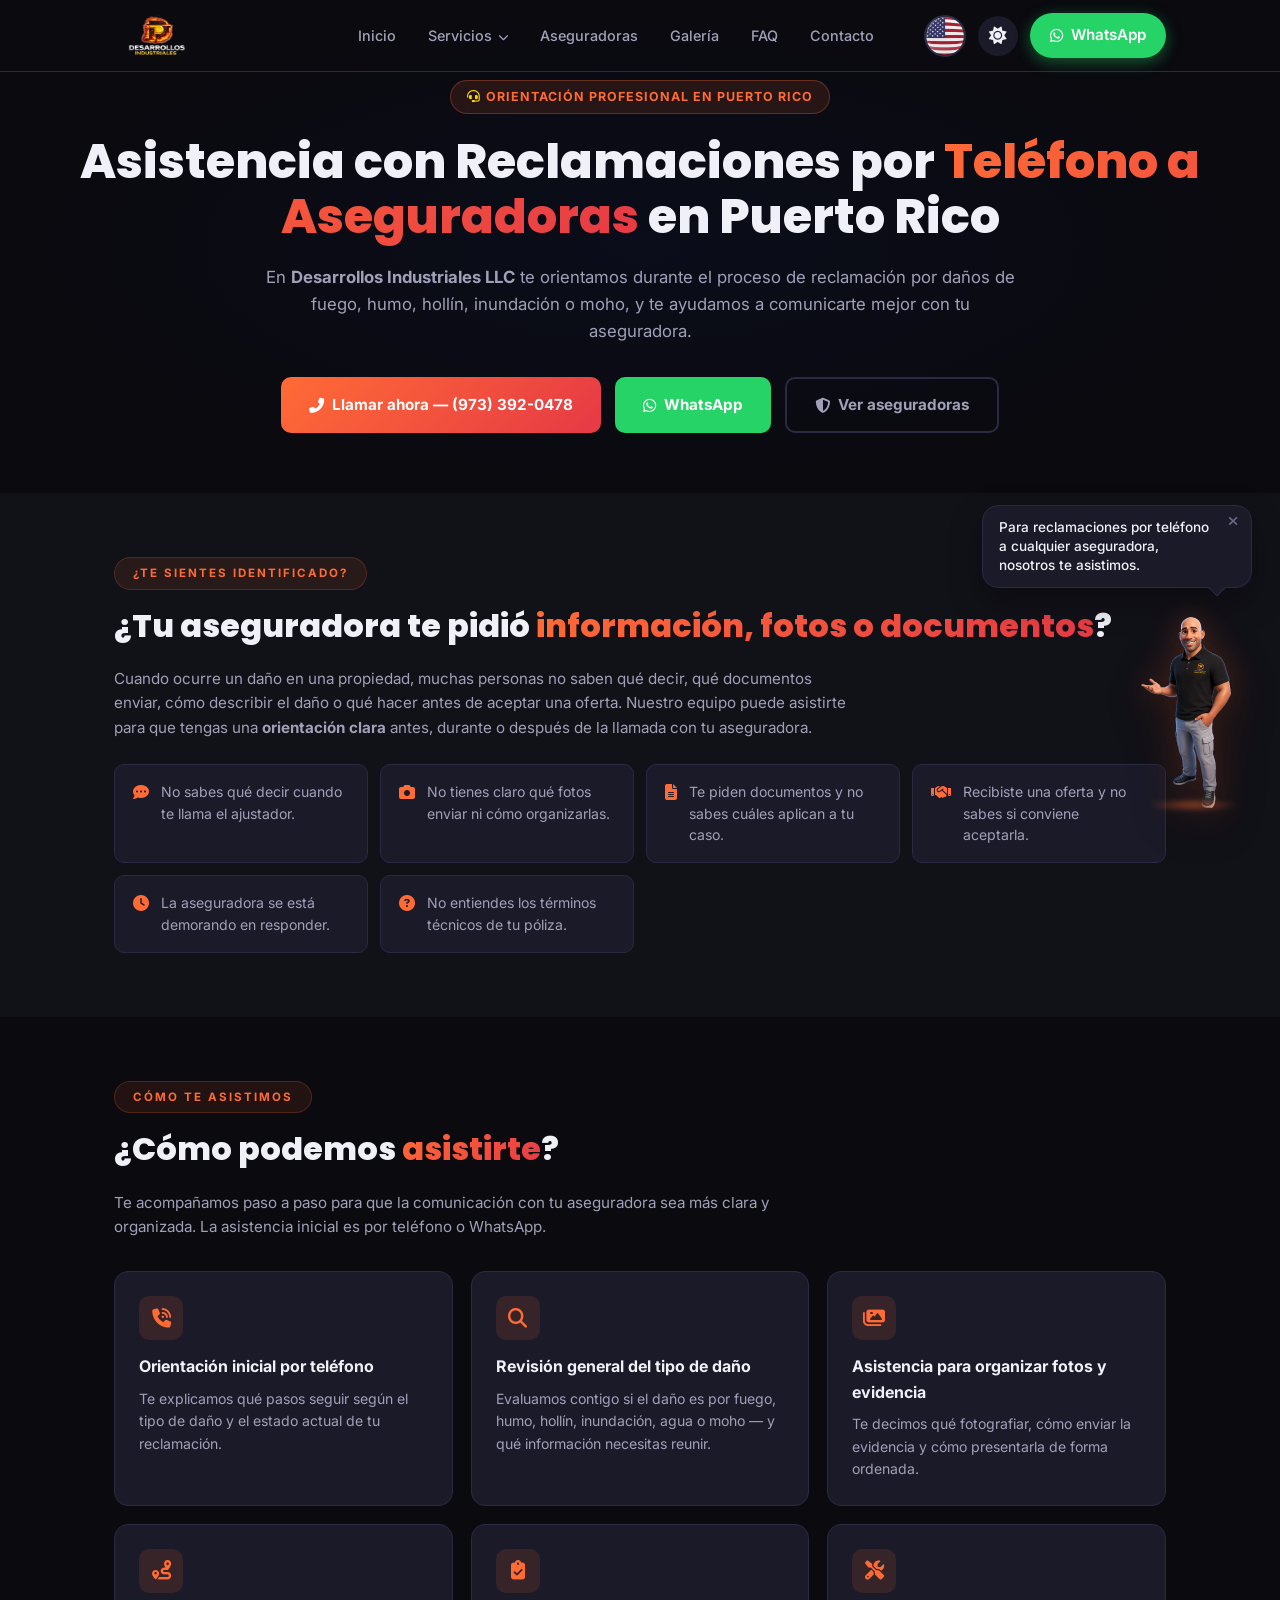
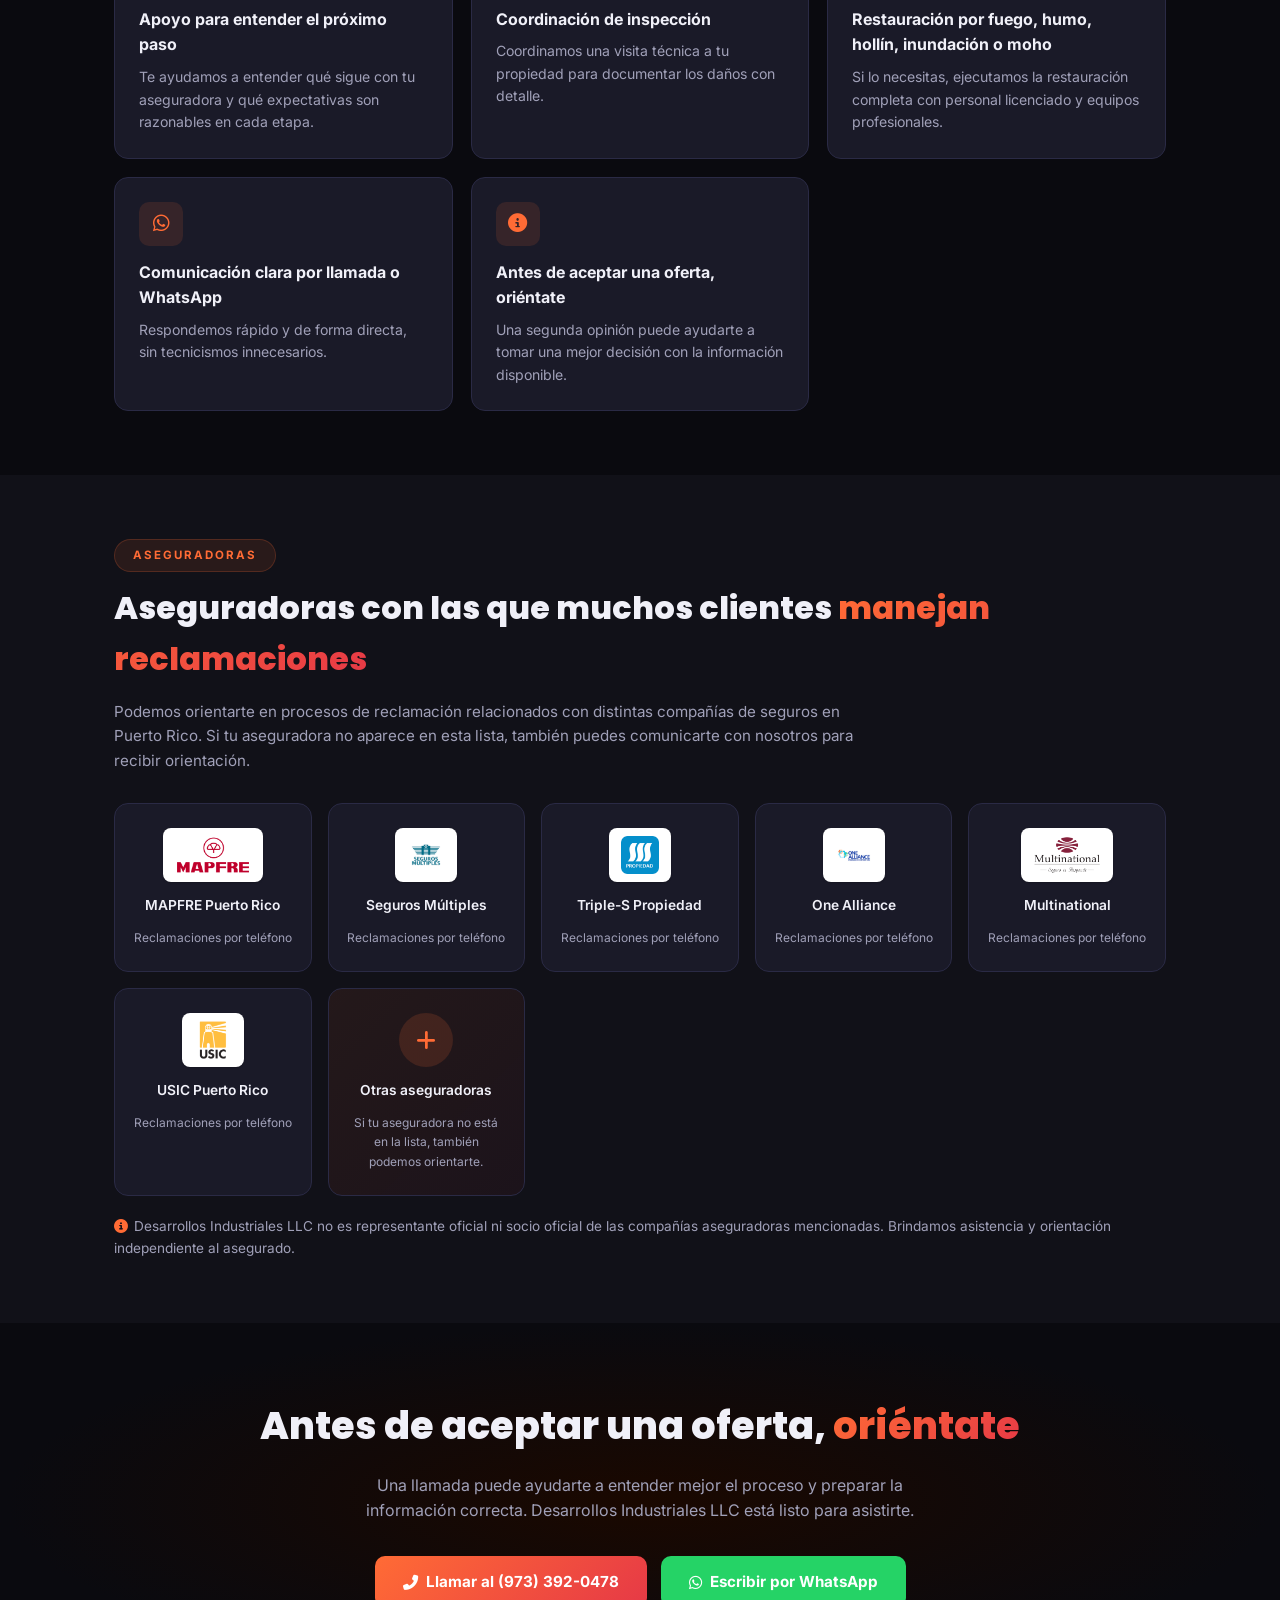
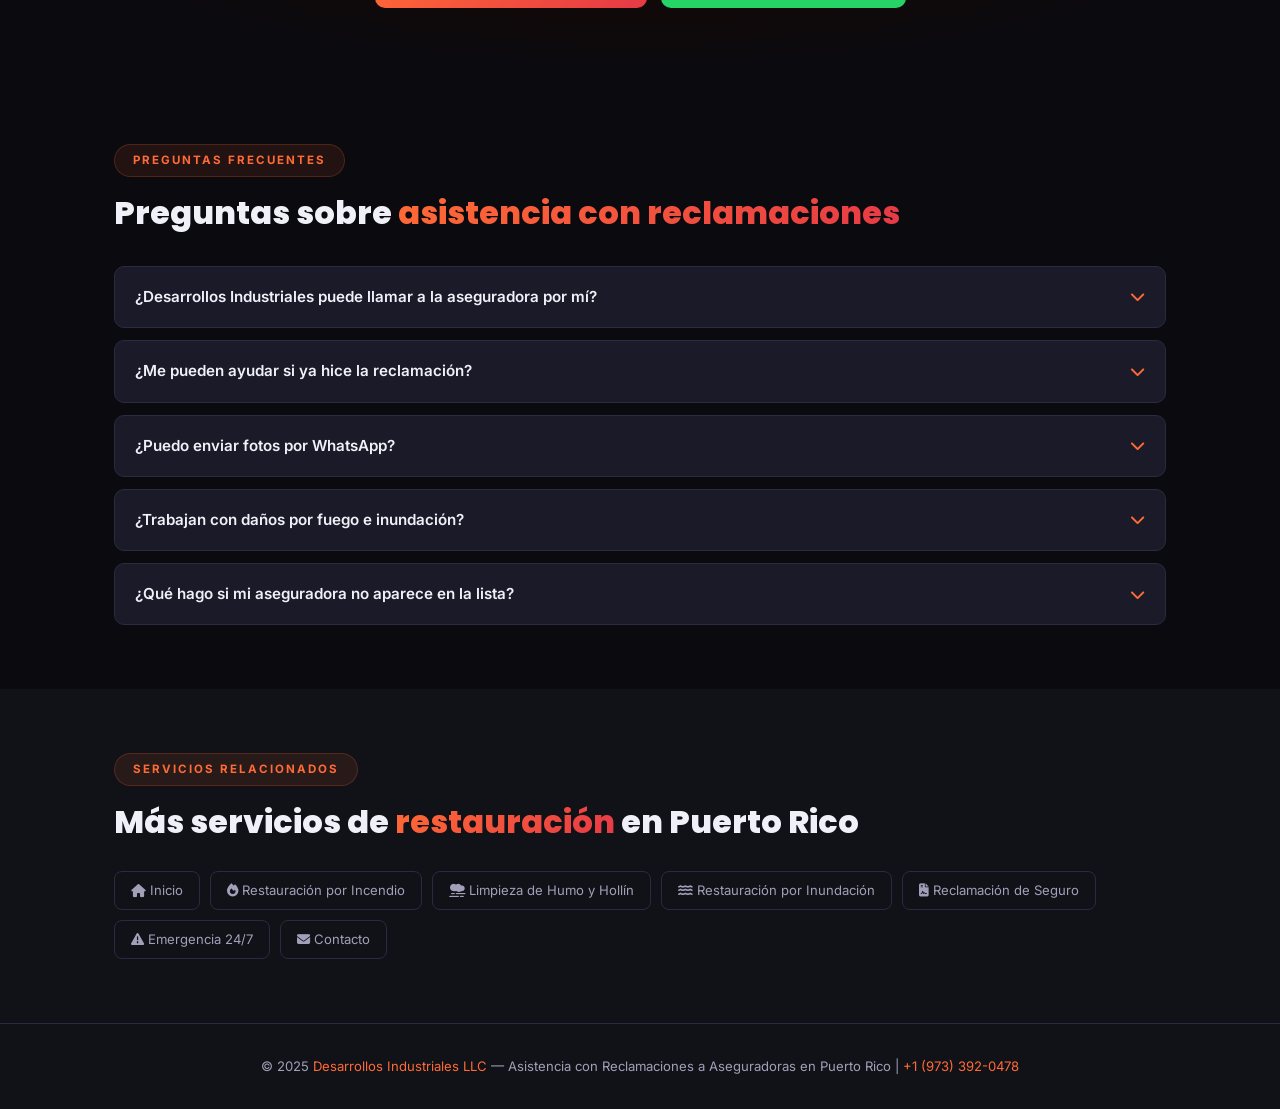
<file: asistencia-reclamaciones-aseguradoras-puerto-rico.html>
<!DOCTYPE html>
<html lang="es">
<head>
  <!-- Google tag (gtag.js) -->
  <script async src="https://www.googletagmanager.com/gtag/js?id=G-3Y1BDSZ83H"></script>
  <script>
    window.dataLayer = window.dataLayer || [];
    function gtag(){dataLayer.push(arguments);}
    gtag('js', new Date());
    gtag('config', 'G-3Y1BDSZ83H');
  </script>
  <script defer src="js/analytics.js"></script>


  <meta charset="UTF-8" />
  <meta name="viewport" content="width=device-width, initial-scale=1.0" />
  <meta name="robots" content="index, follow" />
  <title>Asistencia con Reclamaciones a Aseguradoras en Puerto Rico | Desarrollos Industriales LLC</title>
  <meta name="description" content="Recibe orientación para reclamaciones por teléfono a aseguradoras en Puerto Rico. Desarrollos Industriales LLC te asiste con daños por fuego, humo, hollín, inundación, agua y moho. MAPFRE, Triple-S, Cooperativa, One Alliance, Multinational, USIC." />
  <meta name="keywords" content="reclamación por teléfono aseguradora Puerto Rico, asistencia con reclamación aseguradora, ayuda con reclamación de seguro por fuego, ayuda con reclamación de seguro por inundación, MAPFRE Puerto Rico, Seguros Múltiples, One Alliance, Multinational, USIC Puerto Rico, Triple-S Propiedad, Desarrollos Industriales reclamaciones de seguro" />
  <meta name="author" content="Desarrollos Industriales LLC" />
  <link rel="canonical" href="https://www.desarrollosindustrialespr.com/asistencia-reclamaciones-aseguradoras-puerto-rico.html" />
  <link rel="alternate" hreflang="es" href="https://www.desarrollosindustrialespr.com/asistencia-reclamaciones-aseguradoras-puerto-rico.html" />
  <link rel="alternate" hreflang="x-default" href="https://www.desarrollosindustrialespr.com/asistencia-reclamaciones-aseguradoras-puerto-rico.html" />

  <meta property="og:type" content="website" />
  <meta property="og:title" content="Asistencia con Reclamaciones a Aseguradoras en Puerto Rico | Desarrollos Industriales LLC" />
  <meta property="og:description" content="Orientación profesional para reclamaciones por teléfono a aseguradoras en Puerto Rico. Daños por fuego, humo, hollín, inundación, agua y moho." />
  <meta property="og:url" content="https://www.desarrollosindustrialespr.com/asistencia-reclamaciones-aseguradoras-puerto-rico.html" />
  <meta property="og:image" content="https://www.desarrollosindustrialespr.com/images/logoTacoma.png" />
  <meta property="og:locale" content="es_PR" />

  <meta name="twitter:card" content="summary_large_image" />
  <meta name="twitter:title" content="Asistencia con Reclamaciones a Aseguradoras en Puerto Rico" />
  <meta name="twitter:description" content="Te orientamos durante el proceso de reclamación con tu aseguradora en Puerto Rico." />
  <meta name="twitter:image" content="https://www.desarrollosindustrialespr.com/images/logoTacoma.png" />

  <link rel="icon" href="images/favicon.ico" type="image/x-icon" />
  <link rel="preconnect" href="https://fonts.googleapis.com" />
  <link rel="preconnect" href="https://fonts.gstatic.com" crossorigin />
  <link href="https://fonts.googleapis.com/css2?family=Inter:wght@300;400;500;600;700;800;900&family=Poppins:wght@600;700;800;900&display=swap" rel="stylesheet" />
  <link rel="stylesheet" href="https://cdnjs.cloudflare.com/ajax/libs/font-awesome/6.5.0/css/all.min.css" />
  <link rel="stylesheet" href="css/style.css" />

  <script type="application/ld+json">
  {"@context":"https://schema.org","@graph":[
    {"@type":"LocalBusiness","@id":"https://www.desarrollosindustrialespr.com/#business","name":"Desarrollos Industriales LLC","telephone":"+1-973-392-0478","url":"https://www.desarrollosindustrialespr.com","image":"https://www.desarrollosindustrialespr.com/images/logoTacoma.png","address":{"@type":"PostalAddress","addressRegion":"PR","addressCountry":"US"},"openingHours":"Mo-Su 00:00-24:00","areaServed":{"@type":"State","name":"Puerto Rico"}},
    {"@type":"Service","name":"Asistencia con Reclamaciones a Aseguradoras en Puerto Rico","provider":{"@id":"https://www.desarrollosindustrialespr.com/#business"},"areaServed":{"@type":"State","name":"Puerto Rico"},"serviceType":"Orientación y asistencia en reclamaciones por teléfono a aseguradoras","description":"Orientación profesional durante el proceso de reclamación por daños de fuego, humo, hollín, inundación, agua o moho. Asistencia para organizar la documentación y comunicarse con la aseguradora."},
    {"@type":"FAQPage","mainEntity":[
      {"@type":"Question","name":"¿Desarrollos Industriales puede llamar a la aseguradora por mí?","acceptedAnswer":{"@type":"Answer","text":"Podemos orientarte y asistirte durante el proceso de comunicación con tu aseguradora. El alcance de la asistencia puede depender del caso y la documentación disponible."}},
      {"@type":"Question","name":"¿Me pueden ayudar si ya hice la reclamación?","acceptedAnswer":{"@type":"Answer","text":"Sí. Si ya comenzaste una reclamación, podemos orientarte sobre próximos pasos, documentación del daño y coordinación de inspección."}},
      {"@type":"Question","name":"¿Puedo enviar fotos por WhatsApp?","acceptedAnswer":{"@type":"Answer","text":"Sí. Puedes enviar fotos del daño por WhatsApp para recibir orientación inicial."}},
      {"@type":"Question","name":"¿Trabajan con daños por fuego e inundación?","acceptedAnswer":{"@type":"Answer","text":"Sí. Desarrollos Industriales LLC trabaja con daños relacionados a fuego, humo, hollín, inundación, agua y moho."}},
      {"@type":"Question","name":"¿Qué hago si mi aseguradora no aparece en la lista?","acceptedAnswer":{"@type":"Answer","text":"Comunícate con nosotros. También podemos orientarte aunque tu aseguradora no aparezca listada."}}
    ]},
    {"@type":"BreadcrumbList","itemListElement":[
      {"@type":"ListItem","position":1,"name":"Inicio","item":"https://www.desarrollosindustrialespr.com/"},
      {"@type":"ListItem","position":2,"name":"Asistencia con Reclamaciones a Aseguradoras","item":"https://www.desarrollosindustrialespr.com/asistencia-reclamaciones-aseguradoras-puerto-rico.html"}
    ]}
  ]}
  </script>

  <style>
    :root{--orange:#ff6b35;--red:#e63946;--bg:#0a0a0f;--bg2:#111118;--card:#1a1a28;--border:#2a2a45;--text:#f0f0f8;--text2:#a0a0b8;}
    *,*::before,*::after{box-sizing:border-box;margin:0;padding:0;}
    body{font-family:'Inter',sans-serif;background:var(--bg);color:var(--text);line-height:1.6;}
    a{color:inherit;text-decoration:none;}
    .lp-hero{padding:80px 24px 60px;text-align:center;background:radial-gradient(ellipse at center,#0a0d1a 0%,var(--bg) 70%);}
    .lp-hero .badge{display:inline-flex;align-items:center;gap:6px;background:rgba(255,107,53,.12);border:1px solid rgba(255,107,53,.3);color:var(--orange);padding:6px 16px;border-radius:50px;font-size:.78rem;font-weight:700;letter-spacing:1px;text-transform:uppercase;margin-bottom:20px;}
    .lp-hero h1{font-family:'Poppins',sans-serif;font-size:clamp(1.8rem,4vw,3rem);font-weight:800;line-height:1.15;margin-bottom:20px;}
    .lp-hero h1 span{background:linear-gradient(135deg,#ff6b35,#e63946);-webkit-background-clip:text;-webkit-text-fill-color:transparent;background-clip:text;}
    .lp-hero p{font-size:1.05rem;color:var(--text2);max-width:760px;margin:0 auto 32px;}
    .cta-group{display:flex;gap:14px;justify-content:center;flex-wrap:wrap;}
    .cta-group a{padding:14px 28px;border-radius:10px;font-weight:700;font-size:.95rem;display:flex;align-items:center;gap:8px;}
    .cta-primary{background:linear-gradient(135deg,#ff6b35,#e63946);color:#fff;}
    .cta-green{background:#25d366;color:#fff;}
    .cta-ghost{border:2px solid var(--border);color:var(--text2);}
    .container{max-width:1100px;margin:0 auto;padding:0 24px;}
    .section{padding:64px 0;}
    .section-dark{background:var(--bg2);}
    .section-label{display:inline-block;font-size:.72rem;font-weight:700;letter-spacing:2px;text-transform:uppercase;color:var(--orange);margin-bottom:10px;}
    .section h2{font-family:'Poppins',sans-serif;font-size:clamp(1.4rem,3vw,2rem);font-weight:800;margin-bottom:16px;}
    .section h2 span{background:linear-gradient(135deg,#ff6b35,#e63946);-webkit-background-clip:text;-webkit-text-fill-color:transparent;background-clip:text;}
    .section p.lead{color:var(--text2);font-size:.95rem;max-width:740px;}
    .grid-3{display:grid;grid-template-columns:repeat(auto-fit,minmax(260px,1fr));gap:18px;margin-top:32px;}
    .card{background:var(--card);border:1px solid var(--border);border-radius:14px;padding:24px;}
    .card-icon{width:44px;height:44px;border-radius:10px;background:rgba(255,107,53,.12);display:flex;align-items:center;justify-content:center;font-size:1.2rem;color:var(--orange);margin-bottom:14px;}
    .card h3{font-size:1rem;font-weight:700;margin-bottom:8px;}
    .card p{font-size:.88rem;color:var(--text2);line-height:1.6;}
    .di-insurance-logo-grid{display:grid;grid-template-columns:repeat(auto-fit,minmax(180px,1fr));gap:16px;margin-top:30px;}
    .di-insurance-logo{background:var(--card);border:1px solid var(--border);border-radius:14px;padding:24px 18px;display:flex;flex-direction:column;align-items:center;gap:12px;text-align:center;transition:transform .25s ease,border-color .25s ease;}
    .di-insurance-logo:hover{transform:translateY(-3px);border-color:rgba(255,107,53,.45);}
    .di-insurance-logo img{width:auto;height:54px;max-width:100%;object-fit:contain;background:#fff;padding:8px 12px;border-radius:8px;box-shadow:0 1px 2px rgba(0,0,0,.18);}
    .di-insurance-logo h4{font-size:.86rem;font-weight:600;color:var(--text);}
    .di-insurance-logo p{font-size:.75rem;color:var(--text2);}
    .di-insurance-logo--more{justify-content:center;background:linear-gradient(135deg,rgba(255,107,53,.08),rgba(230,57,70,.05));}
    .di-insurance-logo--more .icon{width:54px;height:54px;border-radius:50%;background:rgba(255,107,53,.15);display:flex;align-items:center;justify-content:center;color:var(--orange);font-size:1.4rem;}
    .faq-list{margin-top:28px;display:flex;flex-direction:column;gap:12px;}
    .faq-item{background:var(--card);border:1px solid var(--border);border-radius:10px;overflow:hidden;}
    .faq-q{padding:18px 20px;font-weight:600;cursor:pointer;display:flex;justify-content:space-between;align-items:center;font-size:.95rem;gap:12px;}
    .faq-q i{transition:transform .3s;color:var(--orange);flex-shrink:0;}
    .faq-a{display:none;padding:0 20px 18px;color:var(--text2);font-size:.88rem;line-height:1.7;}
    .faq-item.open .faq-a{display:block;}
    .faq-item.open .faq-q i{transform:rotate(180deg);}
    .cta-banner{background:radial-gradient(ellipse at center,#1a0800 0%,var(--bg) 70%);padding:72px 24px;text-align:center;}
    .cta-banner h2{font-family:'Poppins',sans-serif;font-size:clamp(1.5rem,3.5vw,2.4rem);font-weight:800;margin-bottom:16px;}
    .cta-banner p{color:var(--text2);max-width:600px;margin:0 auto 32px;}
    .internal-links{display:flex;flex-wrap:wrap;gap:10px;margin-top:24px;}
    .internal-links a{border:1px solid var(--border);border-radius:8px;padding:8px 16px;font-size:.82rem;color:var(--text2);transition:all .2s;}
    .internal-links a:hover{border-color:var(--orange);color:var(--orange);}
    .lp-footer{background:var(--bg2);border-top:1px solid var(--border);padding:32px 24px;text-align:center;color:var(--text2);font-size:.82rem;}
    .lp-footer a{color:var(--orange);}
    .pain-list{display:grid;grid-template-columns:repeat(auto-fit,minmax(240px,1fr));gap:12px;margin-top:24px;}
    .pain-item{background:var(--card);border:1px solid var(--border);border-radius:10px;padding:16px 18px;display:flex;gap:12px;align-items:flex-start;}
    .pain-item i{color:var(--orange);margin-top:3px;flex-shrink:0;}
    .pain-item span{font-size:.88rem;color:var(--text2);line-height:1.55;}
    @media(max-width:600px){.cta-group{flex-direction:column;}.cta-group a{justify-content:center;}}
  </style>
</head>
<body>
<!-- ===== HEADER ===== -->
<header class="header" id="header">
  <nav class="nav container">
    <a href="index.html" class="nav-logo">
      <img src="logo3.png" alt="Desarrollos Industriales LLC" class="logo-img" />
    </a>
    <ul class="nav-menu" id="navMenu">
      <li><a href="index.html" class="nav-link"><i class="fas fa-home"></i> <span>Inicio</span></a></li>
      <li class="has-dropdown">
        <a href="index.html#servicios" class="nav-link nav-dropdown-toggle"><i class="fas fa-fire-extinguisher"></i> <span>Servicios</span> <i class="fas fa-chevron-down nav-chevron"></i></a>
        <ul class="nav-dropdown">
          <li><a href="restauracion-incendios-puerto-rico.html"><i class="fas fa-fire"></i> Restauración por Incendio</a></li>
          <li><a href="limpieza-humo-hollin-puerto-rico.html"><i class="fas fa-smog"></i> Limpieza de Humo y Hollín</a></li>
          <li><a href="restauracion-inundacion-puerto-rico.html"><i class="fas fa-water"></i> Restauración por Inundación</a></li>
          <li><a href="reclamacion-seguro-incendio-puerto-rico.html"><i class="fas fa-file-contract"></i> Reclamación de Seguro</a></li>
          <li><a href="emergencia-incendio-inundacion.html"><i class="fas fa-exclamation-triangle"></i> Emergencia 24/7</a></li>
        </ul>
      </li>
      <li><a href="index.html#aseguradoras" class="nav-link"><i class="fas fa-shield-alt"></i> <span>Aseguradoras</span></a></li>
      <li><a href="index.html#galeria" class="nav-link"><i class="fas fa-images"></i> <span>Galería</span></a></li>
      <li><a href="index.html#faq" class="nav-link"><i class="fas fa-question-circle"></i> <span>FAQ</span></a></li>
      <li><a href="index.html#contacto" class="nav-link"><i class="fas fa-envelope"></i> <span>Contacto</span></a></li>
      <li><a href="https://wa.me/19733920478?text=Hola%2C%20necesito%20asistencia%20con%20una%20reclamaci%C3%B3n%20de%20seguro." class="nav-link nav-whatsapp-mobile" target="_blank" rel="noopener"><i class="fab fa-whatsapp"></i> <span>WhatsApp</span></a></li>
    </ul>
    <div class="nav-actions">
      <a href="fire-insurance-claim-puerto-rico.html" class="lang-toggle" aria-label="Switch to English" title="Switch to English">
        <img src="images/us.png" alt="English" class="lang-flag-img" width="42" height="42" />
      </a>
      <button class="theme-toggle" id="themeToggle" aria-label="Cambiar tema">
        <i class="fas fa-sun" id="themeIcon"></i>
      </button>
      <a href="https://wa.me/19733920478?text=Hola%2C%20necesito%20asistencia%20con%20una%20reclamaci%C3%B3n%20de%20seguro." class="btn btn-whatsapp" target="_blank" rel="noopener">
        <i class="fab fa-whatsapp"></i> WhatsApp
      </a>
      <button class="hamburger" id="hamburger" aria-label="Menú">
        <span></span><span></span><span></span>
      </button>
    </div>
  </nav>
</header>

<!-- ===== HERO ===== -->
<section class="lp-hero di-claims-hero">
  <div class="badge"><i class="fas fa-headset"></i> Orientación profesional en Puerto Rico</div>
  <h1>Asistencia con Reclamaciones por <span>Teléfono a Aseguradoras</span> en Puerto Rico</h1>
  <p>En <strong>Desarrollos Industriales LLC</strong> te orientamos durante el proceso de reclamación por daños de fuego, humo, hollín, inundación o moho, y te ayudamos a comunicarte mejor con tu aseguradora.</p>
  <div class="cta-group">
    <a href="tel:+19733920478" class="cta-primary"><i class="fas fa-phone-alt"></i> Llamar ahora — (973) 392-0478</a>
    <a href="https://wa.me/19733920478?text=Hola%2C%20vi%20la%20p%C3%A1gina%20de%20Desarrollos%20Industriales%20LLC.%20Necesito%20asistencia%20con%20una%20reclamaci%C3%B3n%20de%20seguro." class="cta-green" target="_blank" rel="noopener"><i class="fab fa-whatsapp"></i> WhatsApp</a>
    <a href="#aseguradoras" class="cta-ghost"><i class="fas fa-shield-alt"></i> Ver aseguradoras</a>
  </div>
</section>

<!-- ===== DOLOR / SÍNTOMAS ===== -->
<section class="section section-dark">
  <div class="container">
    <div class="section-label">¿Te sientes identificado?</div>
    <h2>¿Tu aseguradora te pidió <span>información, fotos o documentos</span>?</h2>
    <p class="lead">Cuando ocurre un daño en una propiedad, muchas personas no saben qué decir, qué documentos enviar, cómo describir el daño o qué hacer antes de aceptar una oferta. Nuestro equipo puede asistirte para que tengas una <strong>orientación clara</strong> antes, durante o después de la llamada con tu aseguradora.</p>
    <div class="pain-list">
      <div class="pain-item"><i class="fas fa-comment-dots"></i><span>No sabes qué decir cuando te llama el ajustador.</span></div>
      <div class="pain-item"><i class="fas fa-camera"></i><span>No tienes claro qué fotos enviar ni cómo organizarlas.</span></div>
      <div class="pain-item"><i class="fas fa-file-alt"></i><span>Te piden documentos y no sabes cuáles aplican a tu caso.</span></div>
      <div class="pain-item"><i class="fas fa-handshake"></i><span>Recibiste una oferta y no sabes si conviene aceptarla.</span></div>
      <div class="pain-item"><i class="fas fa-clock"></i><span>La aseguradora se está demorando en responder.</span></div>
      <div class="pain-item"><i class="fas fa-question-circle"></i><span>No entiendes los términos técnicos de tu póliza.</span></div>
    </div>
  </div>
</section>

<!-- ===== ASISTENCIA ===== -->
<section class="section">
  <div class="container">
    <div class="section-label">Cómo Te Asistimos</div>
    <h2>¿Cómo podemos <span>asistirte</span>?</h2>
    <p class="lead">Te acompañamos paso a paso para que la comunicación con tu aseguradora sea más clara y organizada. La asistencia inicial es por teléfono o WhatsApp.</p>
    <div class="grid-3">
      <div class="card"><div class="card-icon"><i class="fas fa-phone-volume"></i></div><h3>Orientación inicial por teléfono</h3><p>Te explicamos qué pasos seguir según el tipo de daño y el estado actual de tu reclamación.</p></div>
      <div class="card"><div class="card-icon"><i class="fas fa-search"></i></div><h3>Revisión general del tipo de daño</h3><p>Evaluamos contigo si el daño es por fuego, humo, hollín, inundación, agua o moho — y qué información necesitas reunir.</p></div>
      <div class="card"><div class="card-icon"><i class="fas fa-images"></i></div><h3>Asistencia para organizar fotos y evidencia</h3><p>Te decimos qué fotografiar, cómo enviar la evidencia y cómo presentarla de forma ordenada.</p></div>
      <div class="card"><div class="card-icon"><i class="fas fa-route"></i></div><h3>Apoyo para entender el próximo paso</h3><p>Te ayudamos a entender qué sigue con tu aseguradora y qué expectativas son razonables en cada etapa.</p></div>
      <div class="card"><div class="card-icon"><i class="fas fa-clipboard-check"></i></div><h3>Coordinación de inspección</h3><p>Coordinamos una visita técnica a tu propiedad para documentar los daños con detalle.</p></div>
      <div class="card"><div class="card-icon"><i class="fas fa-tools"></i></div><h3>Restauración por fuego, humo, hollín, inundación o moho</h3><p>Si lo necesitas, ejecutamos la restauración completa con personal licenciado y equipos profesionales.</p></div>
      <div class="card"><div class="card-icon"><i class="fab fa-whatsapp"></i></div><h3>Comunicación clara por llamada o WhatsApp</h3><p>Respondemos rápido y de forma directa, sin tecnicismos innecesarios.</p></div>
      <div class="card"><div class="card-icon"><i class="fas fa-info-circle"></i></div><h3>Antes de aceptar una oferta, oriéntate</h3><p>Una segunda opinión puede ayudarte a tomar una mejor decisión con la información disponible.</p></div>
    </div>
  </div>
</section>

<!-- ===== ASEGURADORAS ===== -->
<section class="section section-dark" id="aseguradoras">
  <div class="container">
    <div class="section-label">Aseguradoras</div>
    <h2>Aseguradoras con las que muchos clientes <span>manejan reclamaciones</span></h2>
    <p class="lead">Podemos orientarte en procesos de reclamación relacionados con distintas compañías de seguros en Puerto Rico. Si tu aseguradora no aparece en esta lista, también puedes comunicarte con nosotros para recibir orientación.</p>
    <div class="di-insurance-logo-grid">
      <div class="di-insurance-logo"><img src="images/Mapfre_logo.svg.png" alt="Logo MAPFRE Puerto Rico" loading="lazy" /><h4>MAPFRE Puerto Rico</h4><p>Reclamaciones por teléfono</p></div>
      <div class="di-insurance-logo"><img src="images/seguros_multiples.png" alt="Logo Cooperativa de Seguros Múltiples" loading="lazy" /><h4>Seguros Múltiples</h4><p>Reclamaciones por teléfono</p></div>
      <div class="di-insurance-logo"><img src="images/sss_propiedad.png" alt="Logo Triple-S Propiedad" loading="lazy" /><h4>Triple-S Propiedad</h4><p>Reclamaciones por teléfono</p></div>
      <div class="di-insurance-logo"><img src="images/oene_alliance.png" alt="Logo One Alliance Insurance" loading="lazy" /><h4>One Alliance</h4><p>Reclamaciones por teléfono</p></div>
      <div class="di-insurance-logo"><img src="images/Multinational_Logo2022.png" alt="Logo Multinational Insurance" loading="lazy" /><h4>Multinational</h4><p>Reclamaciones por teléfono</p></div>
      <div class="di-insurance-logo"><img src="images/seguros-USIC-puerto-rico.png" alt="Logo USIC Puerto Rico" loading="lazy" /><h4>USIC Puerto Rico</h4><p>Reclamaciones por teléfono</p></div>
      <div class="di-insurance-logo di-insurance-logo--more">
        <div class="icon"><i class="fas fa-plus"></i></div>
        <h4>Otras aseguradoras</h4>
        <p>Si tu aseguradora no está en la lista, también podemos orientarte.</p>
      </div>
    </div>
    <p style="margin-top:20px;font-size:.85rem;color:var(--text2);"><i class="fas fa-info-circle" style="color:var(--orange);margin-right:6px;"></i>Desarrollos Industriales LLC no es representante oficial ni socio oficial de las compañías aseguradoras mencionadas. Brindamos asistencia y orientación independiente al asegurado.</p>
  </div>
</section>

<!-- ===== CTA FUERTE ===== -->
<section class="cta-banner">
  <div class="container">
    <h2>Antes de aceptar una oferta, <span style="background:linear-gradient(135deg,#ff6b35,#e63946);-webkit-background-clip:text;-webkit-text-fill-color:transparent;background-clip:text;">oriéntate</span></h2>
    <p>Una llamada puede ayudarte a entender mejor el proceso y preparar la información correcta. Desarrollos Industriales LLC está listo para asistirte.</p>
    <div class="cta-group">
      <a href="tel:+19733920478" class="cta-primary"><i class="fas fa-phone-alt"></i> Llamar al (973) 392-0478</a>
      <a href="https://wa.me/19733920478?text=Hola%2C%20vi%20la%20p%C3%A1gina%20de%20Desarrollos%20Industriales%20LLC.%20Necesito%20asistencia%20con%20una%20reclamaci%C3%B3n%20de%20seguro." class="cta-green" target="_blank" rel="noopener"><i class="fab fa-whatsapp"></i> Escribir por WhatsApp</a>
    </div>
  </div>
</section>

<!-- ===== FAQ ===== -->
<section class="section">
  <div class="container">
    <div class="section-label">Preguntas Frecuentes</div>
    <h2>Preguntas sobre <span>asistencia con reclamaciones</span></h2>
    <div class="faq-list">
      <div class="faq-item"><div class="faq-q">¿Desarrollos Industriales puede llamar a la aseguradora por mí? <i class="fas fa-chevron-down"></i></div><div class="faq-a">Podemos orientarte y asistirte durante el proceso de comunicación con tu aseguradora. El alcance de la asistencia puede depender del caso y la documentación disponible.</div></div>
      <div class="faq-item"><div class="faq-q">¿Me pueden ayudar si ya hice la reclamación? <i class="fas fa-chevron-down"></i></div><div class="faq-a">Sí. Si ya comenzaste una reclamación, podemos orientarte sobre próximos pasos, documentación del daño y coordinación de inspección.</div></div>
      <div class="faq-item"><div class="faq-q">¿Puedo enviar fotos por WhatsApp? <i class="fas fa-chevron-down"></i></div><div class="faq-a">Sí. Puedes enviar fotos del daño por WhatsApp para recibir orientación inicial. Te indicamos cómo organizarlas para que sean más útiles en el proceso.</div></div>
      <div class="faq-item"><div class="faq-q">¿Trabajan con daños por fuego e inundación? <i class="fas fa-chevron-down"></i></div><div class="faq-a">Sí. Desarrollos Industriales LLC trabaja con daños relacionados a fuego, humo, hollín, inundación, agua y moho en Puerto Rico.</div></div>
      <div class="faq-item"><div class="faq-q">¿Qué hago si mi aseguradora no aparece en la lista? <i class="fas fa-chevron-down"></i></div><div class="faq-a">Comunícate con nosotros. También podemos orientarte aunque tu aseguradora no aparezca listada. La asistencia inicial es por teléfono o WhatsApp.</div></div>
    </div>
  </div>
</section>

<!-- ===== ENLACES INTERNOS ===== -->
<section class="section section-dark">
  <div class="container">
    <div class="section-label">Servicios Relacionados</div>
    <h2>Más servicios de <span>restauración</span> en Puerto Rico</h2>
    <div class="internal-links">
      <a href="index.html"><i class="fas fa-home"></i> Inicio</a>
      <a href="restauracion-incendios-puerto-rico.html"><i class="fas fa-fire"></i> Restauración por Incendio</a>
      <a href="limpieza-humo-hollin-puerto-rico.html"><i class="fas fa-smog"></i> Limpieza de Humo y Hollín</a>
      <a href="restauracion-inundacion-puerto-rico.html"><i class="fas fa-water"></i> Restauración por Inundación</a>
      <a href="reclamacion-seguro-incendio-puerto-rico.html"><i class="fas fa-file-contract"></i> Reclamación de Seguro</a>
      <a href="emergencia-incendio-inundacion.html"><i class="fas fa-exclamation-triangle"></i> Emergencia 24/7</a>
      <a href="index.html#contacto"><i class="fas fa-envelope"></i> Contacto</a>
    </div>
  </div>
</section>

<footer class="lp-footer">
  <p>&copy; 2025 <a href="index.html">Desarrollos Industriales LLC</a> — Asistencia con Reclamaciones a Aseguradoras en Puerto Rico | <a href="tel:+19733920478">+1 (973) 392-0478</a></p>
</footer>

<!-- ===== DI ASSISTANT WIDGET (reutilizable) ===== -->
<div class="di-assistant-widget is-hidden" id="diAssistant" aria-live="polite">
  <div class="di-assistant-bubble" id="diAssistantBubble" role="status"
       data-msg-1="Para reclamaciones por teléfono a cualquier aseguradora, nosotros te asistimos."
       data-msg-2="Llámanos y no esperes horas en el teléfono, lo hacemos por ti.">
    <button class="di-assistant-bubble-close" type="button" aria-label="Cerrar mensaje" data-di-bubble-close>
      <i class="fas fa-times"></i>
    </button>
    <span class="di-assistant-bubble-text" id="diAssistantBubbleText">Para reclamaciones por teléfono a cualquier aseguradora, nosotros te asistimos.</span>
  </div>
  <button class="di-assistant-launcher" type="button"
          id="diAssistantLauncher"
          aria-label="Abrir asistente de reclamaciones"
          aria-expanded="false" aria-controls="diAssistantPanel">
    <img src="images/avatar.png" alt="Asistente Desarrollos Industriales LLC"
         class="di-assistant-avatar" width="118" height="210" decoding="async" loading="lazy" />
  </button>
  <span class="di-assistant-tooltip" id="diAssistantTooltip">Te asistimos</span>
</div>

<div class="di-assistant-panel" id="diAssistantPanel"
     role="dialog" aria-modal="false" aria-labelledby="diAssistantTitle" aria-hidden="true">
  <div class="di-assistant-panel-head">
    <span class="di-assistant-panel-avatar-wrap" aria-hidden="true">
      <img src="images/avatar.png" alt="" class="di-assistant-panel-avatar" width="48" height="48" decoding="async" loading="lazy" />
    </span>
    <div>
      <h3 class="di-assistant-panel-title" id="diAssistantTitle">Asistente de Reclamaciones DI</h3>
      <p class="di-assistant-panel-sub">En línea · Respuesta inmediata</p>
    </div>
    <button class="di-assistant-panel-close" type="button" aria-label="Cerrar asistente" data-di-close>
      <i class="fas fa-times"></i>
    </button>
  </div>
  <div class="di-assistant-panel-body">
    <p class="di-assistant-msg">Para <strong>reclamaciones por teléfono a cualquier aseguradora</strong>, nosotros te asistimos.</p>
    <p class="di-assistant-msg-sub">Si tu propiedad sufrió daños por fuego, humo, hollín, inundación o moho, podemos orientarte y ayudarte a dar el próximo paso con tu aseguradora.</p>
    <div class="di-assistant-actions">
      <a class="di-assistant-btn di-assistant-btn--call" href="tel:+19733920478"><i class="fas fa-phone-alt"></i> <span>Llamar ahora — (973) 392-0478</span></a>
      <a class="di-assistant-btn di-assistant-btn--wa" href="https://wa.me/19733920478?text=Hola%2C%20vi%20la%20p%C3%A1gina%20de%20Desarrollos%20Industriales%20LLC.%20Necesito%20asistencia%20con%20una%20reclamaci%C3%B3n%20de%20seguro." target="_blank" rel="noopener"><i class="fab fa-whatsapp"></i> <span>WhatsApp</span></a>
    </div>
    <p class="di-assistant-foot">Disponible 24/7 · Puerto Rico</p>
  </div>
</div>

<script>
(function(){
  // FAQ
  document.querySelectorAll('.faq-q').forEach(function(q){
    q.addEventListener('click',function(){
      var item=this.closest('.faq-item');
      document.querySelectorAll('.faq-item').forEach(function(i){ if(i!==item) i.classList.remove('open'); });
      item.classList.toggle('open');
    });
  });
  // Header + hamburger
  var h=document.getElementById('hamburger'),m=document.getElementById('navMenu');
  if(h&&m){
    function closeMenu(){m.classList.remove('open');h.classList.remove('active');document.body.style.overflow='';}
    function openMenu(){m.classList.add('open');h.classList.add('active');document.body.style.overflow='hidden';}
    h.addEventListener('click',function(){m.classList.contains('open')?closeMenu():openMenu();});
    document.querySelectorAll('.nav-link').forEach(function(l){l.addEventListener('click',closeMenu);});
    document.addEventListener('keydown',function(e){if(e.key==='Escape'&&m.classList.contains('open'))closeMenu();});
  }
  var hdr=document.getElementById('header');
  if(hdr) window.addEventListener('scroll',function(){hdr.classList.toggle('scrolled',window.scrollY>60);});
  // Theme toggle (persisted via localStorage)
  var tt=document.getElementById('themeToggle'),ti=document.getElementById('themeIcon');
  if(tt&&ti){
    var sv=localStorage.getItem('dindustriales-theme')||'dark';
    document.documentElement.setAttribute('data-theme',sv);
    ti.className=sv==='light'?'fas fa-moon':'fas fa-sun';
    tt.addEventListener('click',function(){
      var c=document.documentElement.getAttribute('data-theme'),n=c==='light'?'dark':'light';
      document.documentElement.setAttribute('data-theme',n);
      localStorage.setItem('dindustriales-theme',n);
      ti.className=n==='light'?'fas fa-moon':'fas fa-sun';
    });
  }
  // DI Assistant
  var widget=document.getElementById('diAssistant'),launcher=document.getElementById('diAssistantLauncher'),
      panel=document.getElementById('diAssistantPanel'),bubble=document.getElementById('diAssistantBubble'),
      bubbleText=document.getElementById('diAssistantBubbleText'),
      tooltip=document.getElementById('diAssistantTooltip');
  if(!widget||!launcher||!panel) return;
  var ROTATE_EVERY=4200,TOOLTIP_AUTOHIDE=2600,bubbleIdx=0,rotateTimer=null,tooltipTimer=null;
  function bubbleMessages(){
    if(!bubble) return [];
    var a=bubble.getAttribute('data-msg-1')||(bubbleText?bubbleText.textContent:'');
    var b=bubble.getAttribute('data-msg-2')||'';
    return [a,b].filter(Boolean);
  }
  function swapBubble(){
    if(!bubble||!bubbleText) return;
    var msgs=bubbleMessages();
    if(msgs.length<2) return;
    bubble.classList.add('is-swapping');
    setTimeout(function(){bubbleIdx=(bubbleIdx+1)%msgs.length;bubbleText.textContent=msgs[bubbleIdx];bubble.classList.remove('is-swapping');},280);
  }
  function startRotation(){if(rotateTimer)clearInterval(rotateTimer);rotateTimer=setInterval(swapBubble,ROTATE_EVERY);}
  function dismissBubble(){if(bubble)bubble.classList.remove('is-visible');if(rotateTimer){clearInterval(rotateTimer);rotateTimer=null;}}
  function showTooltipBriefly(){if(!tooltip)return;tooltip.classList.add('is-shown');if(tooltipTimer)clearTimeout(tooltipTimer);tooltipTimer=setTimeout(function(){tooltip.classList.remove('is-shown');},TOOLTIP_AUTOHIDE);}
  function minimizeLauncher(){if(launcher)launcher.classList.add('is-minimized');if(widget)widget.classList.add('is-min-mode');showTooltipBriefly();}
  function openPanel(){panel.classList.add('is-open');panel.setAttribute('aria-hidden','false');launcher.setAttribute('aria-expanded','true');dismissBubble();minimizeLauncher();}
  function closePanel(focus){panel.classList.remove('is-open');panel.setAttribute('aria-hidden','true');launcher.setAttribute('aria-expanded','false');minimizeLauncher();if(focus){try{launcher.focus();}catch(_){}}}
  function reveal(){widget.classList.remove('is-hidden');widget.classList.add('is-ready');if(bubble){setTimeout(function(){bubble.classList.add('is-visible');startRotation();},800);}}
  setTimeout(reveal,2500);
  launcher.addEventListener('click',function(){panel.classList.contains('is-open')?closePanel(true):openPanel();});
  if(bubble){bubble.addEventListener('click',function(e){if(e.target.closest('[data-di-bubble-close]')){e.stopPropagation();dismissBubble();minimizeLauncher();return;}openPanel();});}
  panel.querySelectorAll('[data-di-close]').forEach(function(el){el.addEventListener('click',function(){closePanel(true);});});
  document.addEventListener('keydown',function(e){if(e.key==='Escape'&&panel.classList.contains('is-open'))closePanel(true);});
  document.addEventListener('click',function(e){if(!panel.classList.contains('is-open'))return;if(panel.contains(e.target)||launcher.contains(e.target))return;closePanel(false);});
})();
</script>
</body>
</html>
</file>
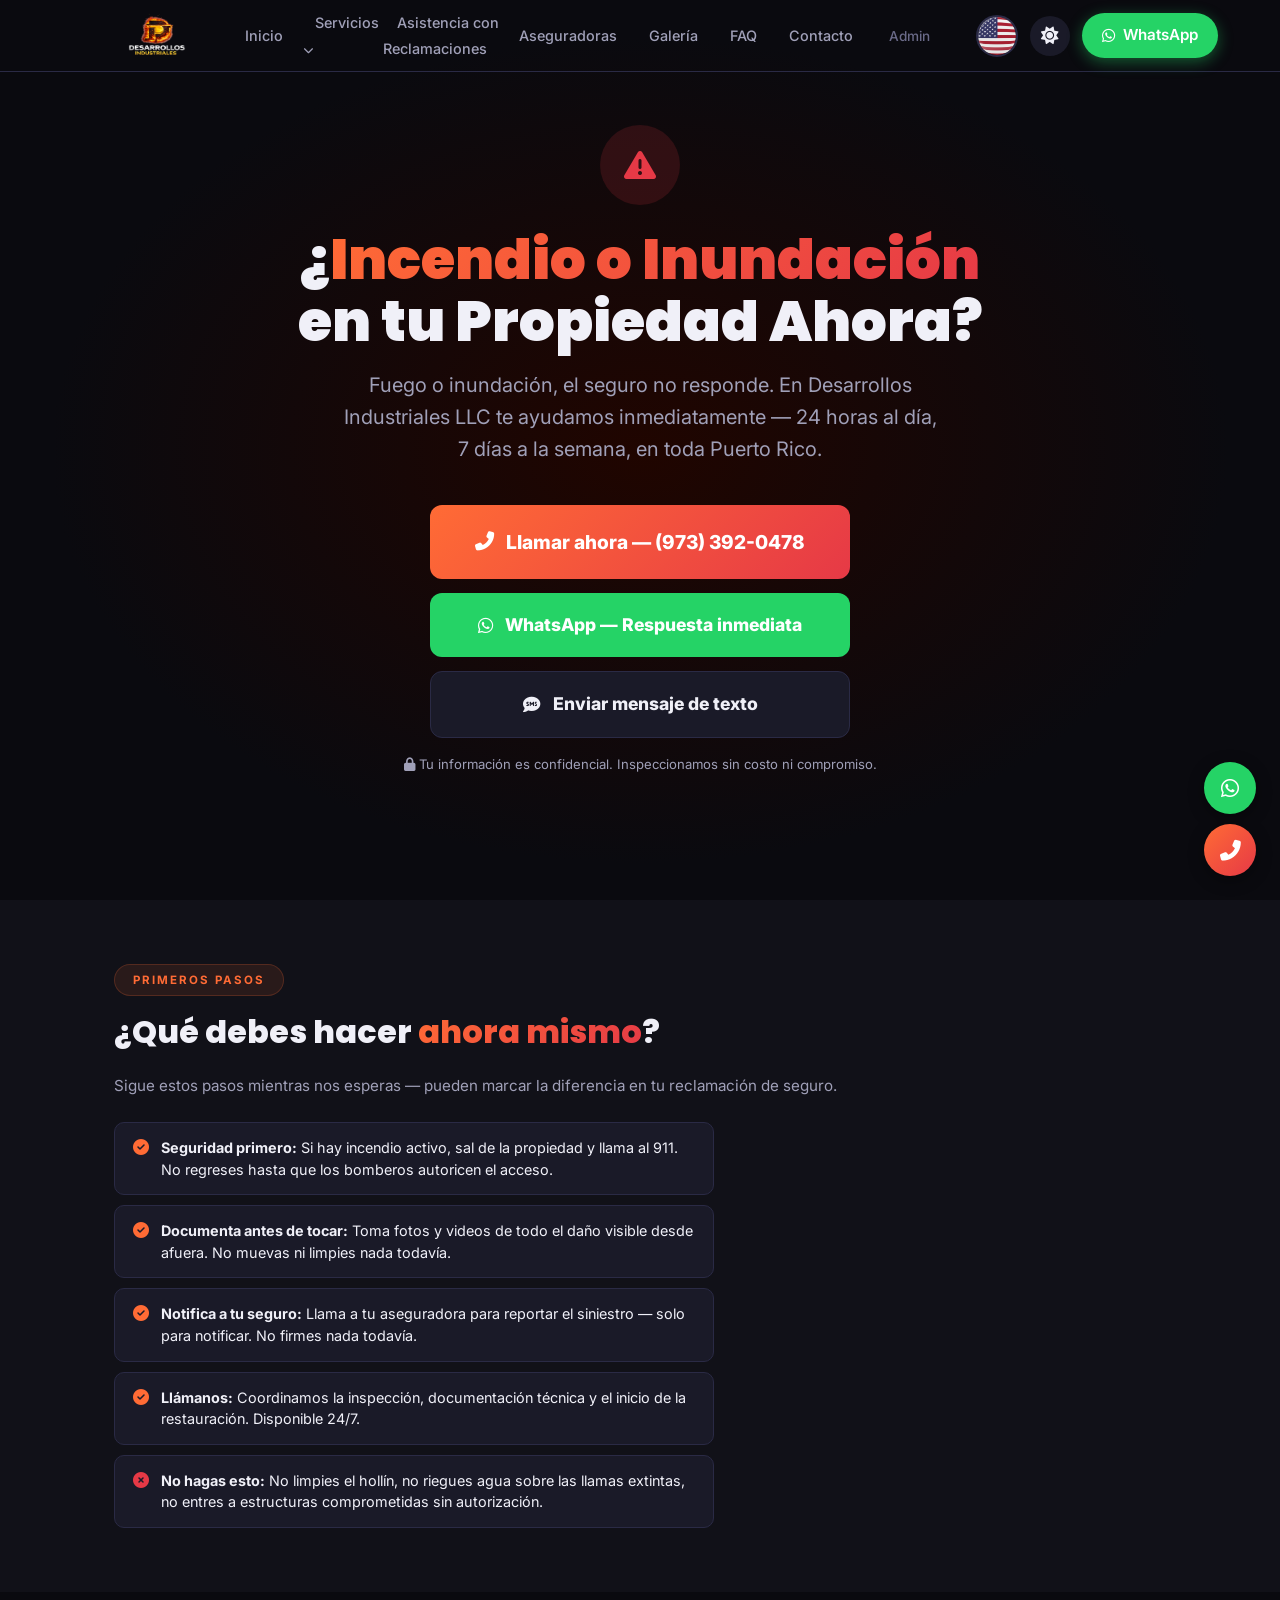
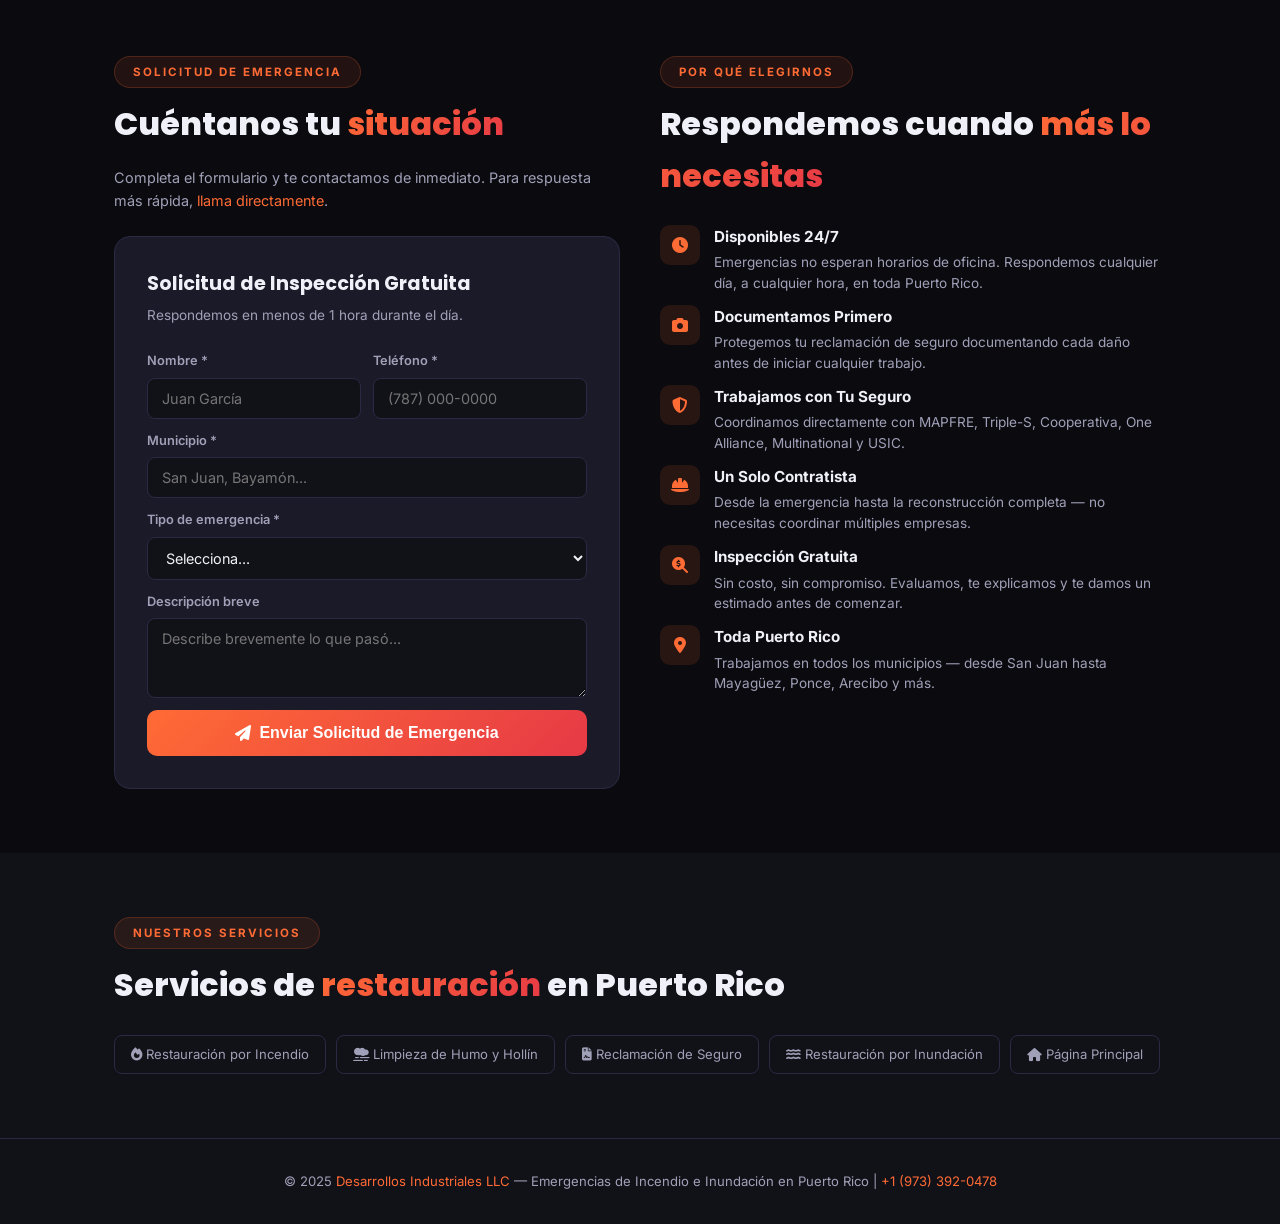
<file: emergencia-incendio-inundacion.html>
<!DOCTYPE html>
<html lang="es">
<head>
  <!-- Google tag (gtag.js) -->
  <script async src="https://www.googletagmanager.com/gtag/js?id=G-3Y1BDSZ83H"></script>
  <script>
    window.dataLayer = window.dataLayer || [];
    function gtag(){dataLayer.push(arguments);}
    gtag('js', new Date());
    gtag('config', 'G-3Y1BDSZ83H');
  </script>
  <script defer src="js/analytics.js"></script>


  <meta charset="UTF-8" />
  <meta name="viewport" content="width=device-width, initial-scale=1.0" />
  <meta name="robots" content="index, follow" />
  <title>Emergencia por Incendio o Inundación en Puerto Rico | Respuesta 24/7</title>
  <meta name="description" content="¿Incendio o inundación ahora en Puerto Rico? Respuesta de emergencia 24/7. Llama ya o escríbenos por WhatsApp. Evaluamos, documentamos y comenzamos de inmediato. Seguro incluido." />
  <link rel="canonical" href="https://www.desarrollosindustrialespr.com/emergencia-incendio-inundacion.html" />
  <link rel="alternate" hreflang="es" href="https://www.desarrollosindustrialespr.com/emergencia-incendio-inundacion.html" />
  <link rel="alternate" hreflang="en" href="https://www.desarrollosindustrialespr.com/emergency-fire-flood-puerto-rico.html" />
  <link rel="alternate" hreflang="x-default" href="https://www.desarrollosindustrialespr.com/emergencia-incendio-inundacion.html" />
  <meta property="og:type" content="website" />
  <meta property="og:title" content="Emergencia Incendio o Inundación en Puerto Rico | 24/7 Desarrollos Industriales" />
  <meta property="og:description" content="Fuego o inundación, el seguro no responde. Te ayudamos inmediatamente. Respuesta 24/7 en toda Puerto Rico. Llama o escribe por WhatsApp ahora." />
  <meta property="og:url" content="https://www.desarrollosindustrialespr.com/emergencia-incendio-inundacion.html" />
  <meta property="og:image" content="https://www.desarrollosindustrialespr.com/images/logoTacoma.png" />
  <link rel="icon" href="images/favicon.ico" type="image/x-icon" />
  <link href="https://fonts.googleapis.com/css2?family=Inter:wght@300;400;500;600;700;800;900&family=Poppins:wght@600;700;800;900&display=swap" rel="stylesheet" />
  <link rel="stylesheet" href="https://cdnjs.cloudflare.com/ajax/libs/font-awesome/6.5.0/css/all.min.css" />
  <link rel="stylesheet" href="css/style.css" />
  <script type="application/ld+json">
  {"@context":"https://schema.org","@graph":[
    {"@type":"LocalBusiness","name":"Desarrollos Industriales LLC","telephone":"+1-973-392-0478","url":"https://www.desarrollosindustrialespr.com","address":{"@type":"PostalAddress","addressRegion":"PR","addressCountry":"US"},"openingHours":"Mo-Su 00:00-24:00","areaServed":{"@type":"State","name":"Puerto Rico"},"hasOfferCatalog":{"@type":"OfferCatalog","name":"Servicios de Emergencia","itemListElement":[{"@type":"Offer","itemOffered":{"@type":"Service","name":"Respuesta de emergencia 24/7 por incendio e inundación en Puerto Rico"}}]}}
  ]}
  </script>
  <style>
    :root{--orange:#ff6b35;--red:#e63946;--bg:#0a0a0f;--bg2:#111118;--card:#1a1a28;--border:#2a2a45;--text:#f0f0f8;--text2:#a0a0b8;}
    *,*::before,*::after{box-sizing:border-box;margin:0;padding:0;}
    body{font-family:'Inter',sans-serif;background:var(--bg);color:var(--text);line-height:1.6;}
    a{color:inherit;text-decoration:none;}
    .emg-hero{min-height:100vh;display:flex;flex-direction:column;align-items:center;justify-content:center;text-align:center;padding:40px 24px;background:radial-gradient(ellipse at center,#200500 0%,#0a0a0f 65%);}
    .pulse-ring{width:80px;height:80px;border-radius:50%;background:rgba(230,57,70,.15);display:flex;align-items:center;justify-content:center;margin:0 auto 24px;animation:pulse 2s infinite;}
    @keyframes pulse{0%,100%{box-shadow:0 0 0 0 rgba(230,57,70,.4);}50%{box-shadow:0 0 0 20px rgba(230,57,70,0);}}
    .pulse-ring i{font-size:2rem;color:#e63946;}
    .emg-hero h1{font-family:'Poppins',sans-serif;font-size:clamp(2rem,5vw,3.5rem);font-weight:900;line-height:1.1;margin-bottom:16px;}
    .emg-hero h1 span{background:linear-gradient(135deg,#ff6b35,#e63946);-webkit-background-clip:text;-webkit-text-fill-color:transparent;background-clip:text;}
    .emg-hero .sub{font-size:clamp(1rem,2vw,1.25rem);color:var(--text2);max-width:600px;margin:0 auto 40px;}
    .emg-btns{display:flex;flex-direction:column;gap:14px;align-items:center;width:100%;max-width:420px;margin:0 auto;}
    .emg-btn{width:100%;padding:18px 28px;border-radius:12px;font-weight:800;font-size:1.1rem;display:flex;align-items:center;justify-content:center;gap:12px;transition:transform .15s,opacity .15s;}
    .emg-btn:active{transform:scale(.97);}
    .emg-call{background:linear-gradient(135deg,#ff6b35,#e63946);color:#fff;font-size:1.2rem;padding:22px 28px;}
    .emg-wa{background:#25d366;color:#fff;}
    .emg-sms{background:var(--card);border:1px solid var(--border);color:var(--text);}
    .emg-note{font-size:.82rem;color:var(--text2);margin-top:16px;}
    .container{max-width:1100px;margin:0 auto;padding:0 24px;}
    .section{padding:64px 0;}
    .section-dark{background:var(--bg2);}
    .section-label{display:inline-block;font-size:.72rem;font-weight:700;letter-spacing:2px;text-transform:uppercase;color:var(--orange);margin-bottom:10px;}
    .section h2{font-family:'Poppins',sans-serif;font-size:clamp(1.4rem,3vw,2rem);font-weight:800;margin-bottom:16px;}
    .section h2 span{background:linear-gradient(135deg,#ff6b35,#e63946);-webkit-background-clip:text;-webkit-text-fill-color:transparent;background-clip:text;}
    .checklist{display:flex;flex-direction:column;gap:10px;margin-top:24px;max-width:600px;}
    .check-item{display:flex;align-items:flex-start;gap:12px;background:var(--card);border:1px solid var(--border);border-radius:10px;padding:14px 18px;}
    .check-item i{color:var(--orange);margin-top:2px;flex-shrink:0;}
    .check-item span{font-size:.9rem;line-height:1.5;}
    .form-card{background:var(--card);border:1px solid var(--border);border-radius:16px;padding:32px;max-width:560px;}
    .form-card h3{font-family:'Poppins',sans-serif;font-size:1.2rem;font-weight:700;margin-bottom:6px;}
    .form-card p{color:var(--text2);font-size:.85rem;margin-bottom:24px;}
    .form-row{display:grid;grid-template-columns:1fr 1fr;gap:12px;}
    .form-group{display:flex;flex-direction:column;gap:6px;margin-bottom:12px;}
    .form-group label{font-size:.8rem;font-weight:600;color:var(--text2);}
    .form-group input,.form-group select,.form-group textarea{background:var(--bg2);border:1px solid var(--border);border-radius:8px;padding:11px 14px;color:var(--text);font-family:'Inter',sans-serif;font-size:.9rem;outline:none;transition:border .2s;}
    .form-group input:focus,.form-group select:focus,.form-group textarea:focus{border-color:var(--orange);}
    .form-group textarea{resize:vertical;min-height:80px;}
    .btn-form{width:100%;padding:14px;border:none;border-radius:10px;background:linear-gradient(135deg,#ff6b35,#e63946);color:#fff;font-weight:800;font-size:1rem;cursor:pointer;display:flex;align-items:center;justify-content:center;gap:8px;}
    .grid-2{display:grid;grid-template-columns:1fr 1fr;gap:40px;align-items:start;}
    .why-list{display:flex;flex-direction:column;gap:12px;margin-top:24px;}
    .why-item{display:flex;gap:14px;align-items:flex-start;}
    .why-icon{width:40px;height:40px;border-radius:10px;background:rgba(255,107,53,.12);display:flex;align-items:center;justify-content:center;font-size:1rem;color:var(--orange);flex-shrink:0;}
    .why-item h4{font-size:.95rem;font-weight:700;margin-bottom:3px;}
    .why-item p{font-size:.85rem;color:var(--text2);line-height:1.5;}
    .internal-links{display:flex;flex-wrap:wrap;gap:10px;margin-top:24px;}
    .internal-links a{border:1px solid var(--border);border-radius:8px;padding:8px 16px;font-size:.82rem;color:var(--text2);transition:all .2s;}
    .internal-links a:hover{border-color:var(--orange);color:var(--orange);}
    .lp-footer{background:var(--bg2);border-top:1px solid var(--border);padding:32px 24px;text-align:center;color:var(--text2);font-size:.82rem;}
    .lp-footer a{color:var(--orange);}
    .float-btns{position:fixed;bottom:24px;right:24px;display:flex;flex-direction:column;gap:10px;z-index:999;}
    .float-btn{width:52px;height:52px;border-radius:50%;display:flex;align-items:center;justify-content:center;font-size:1.3rem;color:#fff;box-shadow:0 4px 16px rgba(0,0,0,.4);}
    .float-call{background:linear-gradient(135deg,#ff6b35,#e63946);}
    .float-wa{background:#25d366;}
    @media(max-width:700px){.grid-2{grid-template-columns:1fr;}.form-row{grid-template-columns:1fr;}}
  </style>
</head>
<body>

<!-- ===== HEADER ===== -->
<header class="header" id="header">
  <nav class="nav container">
    <a href="index.html" class="nav-logo">
      <img src="logo3.png" alt="D Industriales Logo" class="logo-img" />
    </a>
    <ul class="nav-menu" id="navMenu">
      <li><a href="index.html" class="nav-link"><i class="fas fa-home"></i> <span>Inicio</span></a></li>
      <li class="has-dropdown">
        <a href="index.html#servicios" class="nav-link nav-dropdown-toggle"><i class="fas fa-fire-extinguisher"></i> <span>Servicios</span> <i class="fas fa-chevron-down nav-chevron"></i></a>
        <ul class="nav-dropdown">
          <li><a href="restauracion-incendios-puerto-rico.html"><i class="fas fa-fire"></i> Restauración por Incendio</a></li>
          <li><a href="limpieza-humo-hollin-puerto-rico.html"><i class="fas fa-smog"></i> Limpieza de Humo y Hollín</a></li>
          <li><a href="restauracion-inundacion-puerto-rico.html"><i class="fas fa-water"></i> Restauración por Inundación</a></li>
          <li><a href="reclamacion-seguro-incendio-puerto-rico.html"><i class="fas fa-file-contract"></i> Reclamación de Seguro</a></li>
          <li><a href="emergencia-incendio-inundacion.html"><i class="fas fa-exclamation-triangle"></i> Emergencia 24/7</a></li>
        </ul>
      </li>
      <li><a href="asistencia-reclamaciones-aseguradoras-puerto-rico.html" class="nav-link"><i class="fas fa-headset"></i> <span>Asistencia con Reclamaciones</span></a></li>
      <li><a href="index.html#aseguradoras" class="nav-link"><i class="fas fa-shield-alt"></i> <span>Aseguradoras</span></a></li>
      <li><a href="index.html#galeria" class="nav-link"><i class="fas fa-images"></i> <span>Galería</span></a></li>
      <li><a href="index.html#faq" class="nav-link"><i class="fas fa-question-circle"></i> <span>FAQ</span></a></li>
      <li><a href="index.html#contacto" class="nav-link"><i class="fas fa-envelope"></i> <span>Contacto</span></a></li>
      <li><a href="https://wa.me/19733920478?text=Hola%2C%20me%20interesa." class="nav-link nav-whatsapp-mobile" target="_blank" rel="noopener"><i class="fab fa-whatsapp"></i> <span>WhatsApp</span></a></li>
      <li><a href="admin/index.html" class="nav-link nav-admin"><i class="fas fa-lock"></i> Admin</a></li>
    </ul>
    <div class="nav-actions">
      <a href="emergency-fire-flood-puerto-rico.html" class="lang-toggle" aria-label="Switch to English" title="Switch to English">
        <img src="images/us.png" alt="English" class="lang-flag-img" width="42" height="42" />
      </a>
      <button class="theme-toggle" id="themeToggle" aria-label="Cambiar tema">
        <i class="fas fa-sun" id="themeIcon"></i>
      </button>
      <a href="https://wa.me/19733920478?text=Hola%2C%20me%20interesa." class="btn btn-whatsapp" target="_blank" rel="noopener">
        <i class="fab fa-whatsapp"></i> WhatsApp
      </a>
      <button class="hamburger" id="hamburger" aria-label="Menú">
        <span></span><span></span><span></span>
      </button>
    </div>
  </nav>
</header>

<!-- HERO DE EMERGENCIA -->
<section class="emg-hero">
  <div class="pulse-ring"><i class="fas fa-exclamation-triangle"></i></div>
  <h1>¿<span>Incendio o Inundación</span><br>en tu Propiedad Ahora?</h1>
  <p class="sub">Fuego o inundación, el seguro no responde. En Desarrollos Industriales LLC te ayudamos inmediatamente — 24 horas al día, 7 días a la semana, en toda Puerto Rico.</p>
  <div class="emg-btns">
    <a href="tel:+19733920478" class="emg-btn emg-call"><i class="fas fa-phone-alt"></i> Llamar ahora — (973) 392-0478</a>
    <a href="https://wa.me/19733920478?text=EMERGENCIA%3A%20Necesito%20ayuda%20con%20incendio%20o%20inundación%20ahora" class="emg-btn emg-wa" target="_blank" rel="noopener"><i class="fab fa-whatsapp"></i> WhatsApp — Respuesta inmediata</a>
    <a href="sms:+19733920478&body=EMERGENCIA: Necesito ayuda con incendio o inundación" class="emg-btn emg-sms"><i class="fas fa-sms"></i> Enviar mensaje de texto</a>
  </div>
  <p class="emg-note"><i class="fas fa-lock" style="margin-right:4px;"></i>Tu información es confidencial. Inspeccionamos sin costo ni compromiso.</p>
</section>

<!-- QUÉ HACER AHORA -->
<section class="section section-dark">
  <div class="container">
    <div class="section-label">Primeros Pasos</div>
    <h2>¿Qué debes hacer <span>ahora mismo</span>?</h2>
    <p style="color:var(--text2);font-size:.95rem;margin-bottom:0;">Sigue estos pasos mientras nos esperas — pueden marcar la diferencia en tu reclamación de seguro.</p>
    <div class="checklist">
      <div class="check-item"><i class="fas fa-check-circle"></i><span><strong>Seguridad primero:</strong> Si hay incendio activo, sal de la propiedad y llama al 911. No regreses hasta que los bomberos autoricen el acceso.</span></div>
      <div class="check-item"><i class="fas fa-check-circle"></i><span><strong>Documenta antes de tocar:</strong> Toma fotos y videos de todo el daño visible desde afuera. No muevas ni limpies nada todavía.</span></div>
      <div class="check-item"><i class="fas fa-check-circle"></i><span><strong>Notifica a tu seguro:</strong> Llama a tu aseguradora para reportar el siniestro — solo para notificar. No firmes nada todavía.</span></div>
      <div class="check-item"><i class="fas fa-check-circle"></i><span><strong>Llámanos:</strong> Coordinamos la inspección, documentación técnica y el inicio de la restauración. Disponible 24/7.</span></div>
      <div class="check-item"><i class="fas fa-times-circle" style="color:#e63946;"></i><span><strong>No hagas esto:</strong> No limpies el hollín, no riegues agua sobre las llamas extintas, no entres a estructuras comprometidas sin autorización.</span></div>
    </div>
  </div>
</section>

<!-- FORMULARIO + POR QUÉ ELEGIRNOS -->
<section class="section">
  <div class="container">
    <div class="grid-2">
      <!-- FORMULARIO -->
      <div>
        <div class="section-label">Solicitud de Emergencia</div>
        <h2>Cuéntanos tu <span>situación</span></h2>
        <p style="color:var(--text2);font-size:.9rem;margin-bottom:24px;">Completa el formulario y te contactamos de inmediato. Para respuesta más rápida, <a href="tel:+19733920478" style="color:var(--orange);">llama directamente</a>.</p>
        <div class="form-card">
          <h3>Solicitud de Inspección Gratuita</h3>
          <p>Respondemos en menos de 1 hora durante el día.</p>
          <form action="https://formsubmit.co/dindustriales@gmail.com" method="POST">
            <input type="hidden" name="_subject" value="🚨 EMERGENCIA - Solicitud de inspección" />
            <input type="hidden" name="_next" value="https://www.desarrollosindustrialespr.com/index.html" />
            <input type="hidden" name="_captcha" value="false" />
            <div class="form-row">
              <div class="form-group"><label>Nombre *</label><input type="text" name="nombre" placeholder="Juan García" required /></div>
              <div class="form-group"><label>Teléfono *</label><input type="tel" name="telefono" placeholder="(787) 000-0000" required /></div>
            </div>
            <div class="form-group"><label>Municipio *</label><input type="text" name="municipio" placeholder="San Juan, Bayamón..." required /></div>
            <div class="form-group">
              <label>Tipo de emergencia *</label>
              <select name="tipo" required>
                <option value="">Selecciona...</option>
                <option value="incendio">🔥 Incendio</option>
                <option value="inundacion">💧 Inundación / Agua</option>
                <option value="humo">💨 Humo y Hollín</option>
                <option value="ambos">🔥💧 Incendio e Inundación</option>
                <option value="otro">Otro</option>
              </select>
            </div>
            <div class="form-group"><label>Descripción breve</label><textarea name="descripcion" placeholder="Describe brevemente lo que pasó..."></textarea></div>
            <button type="submit" class="btn-form"><i class="fas fa-paper-plane"></i> Enviar Solicitud de Emergencia</button>
          </form>
        </div>
      </div>

      <!-- POR QUÉ ELEGIRNOS -->
      <div>
        <div class="section-label">Por Qué Elegirnos</div>
        <h2>Respondemos cuando <span>más lo necesitas</span></h2>
        <div class="why-list">
          <div class="why-item"><div class="why-icon"><i class="fas fa-clock"></i></div><div><h4>Disponibles 24/7</h4><p>Emergencias no esperan horarios de oficina. Respondemos cualquier día, a cualquier hora, en toda Puerto Rico.</p></div></div>
          <div class="why-item"><div class="why-icon"><i class="fas fa-camera"></i></div><div><h4>Documentamos Primero</h4><p>Protegemos tu reclamación de seguro documentando cada daño antes de iniciar cualquier trabajo.</p></div></div>
          <div class="why-item"><div class="why-icon"><i class="fas fa-shield-alt"></i></div><div><h4>Trabajamos con Tu Seguro</h4><p>Coordinamos directamente con MAPFRE, Triple-S, Cooperativa, One Alliance, Multinational y USIC.</p></div></div>
          <div class="why-item"><div class="why-icon"><i class="fas fa-hard-hat"></i></div><div><h4>Un Solo Contratista</h4><p>Desde la emergencia hasta la reconstrucción completa — no necesitas coordinar múltiples empresas.</p></div></div>
          <div class="why-item"><div class="why-icon"><i class="fas fa-search-dollar"></i></div><div><h4>Inspección Gratuita</h4><p>Sin costo, sin compromiso. Evaluamos, te explicamos y te damos un estimado antes de comenzar.</p></div></div>
          <div class="why-item"><div class="why-icon"><i class="fas fa-map-marker-alt"></i></div><div><h4>Toda Puerto Rico</h4><p>Trabajamos en todos los municipios — desde San Juan hasta Mayagüez, Ponce, Arecibo y más.</p></div></div>
        </div>
      </div>
    </div>
  </div>
</section>

<!-- SERVICIOS RELACIONADOS -->
<section class="section section-dark">
  <div class="container">
    <div class="section-label">Nuestros Servicios</div>
    <h2>Servicios de <span>restauración</span> en Puerto Rico</h2>
    <div class="internal-links">
      <a href="restauracion-incendios-puerto-rico.html"><i class="fas fa-fire"></i> Restauración por Incendio</a>
      <a href="limpieza-humo-hollin-puerto-rico.html"><i class="fas fa-smog"></i> Limpieza de Humo y Hollín</a>
      <a href="reclamacion-seguro-incendio-puerto-rico.html"><i class="fas fa-file-contract"></i> Reclamación de Seguro</a>
      <a href="restauracion-inundacion-puerto-rico.html"><i class="fas fa-water"></i> Restauración por Inundación</a>
      <a href="index.html"><i class="fas fa-home"></i> Página Principal</a>
    </div>
  </div>
</section>

<footer class="lp-footer">
  <p>&copy; 2025 <a href="index.html">Desarrollos Industriales LLC</a> — Emergencias de Incendio e Inundación en Puerto Rico | <a href="tel:+19733920478">+1 (973) 392-0478</a></p>
</footer>
<div class="float-btns">
  <a href="https://wa.me/19733920478?text=EMERGENCIA%3A%20Necesito%20ayuda%20con%20incendio%20o%20inundación" class="float-btn float-wa" target="_blank" rel="noopener" aria-label="WhatsApp"><i class="fab fa-whatsapp"></i></a>
  <a href="tel:+19733920478" class="float-btn float-call" aria-label="Llamar"><i class="fas fa-phone-alt"></i></a>
</div>
<script>
(function(){
  var h=document.getElementById('hamburger'),m=document.getElementById('navMenu');
  function closeMenu(){m.classList.remove('open');h.classList.remove('active');document.body.style.overflow='';}
  function openMenu(){m.classList.add('open');h.classList.add('active');document.body.style.overflow='hidden';}
  h.addEventListener('click',function(){m.classList.contains('open')?closeMenu():openMenu();});
  document.querySelectorAll('.nav-link').forEach(function(l){l.addEventListener('click',closeMenu);});
  m.addEventListener('click',function(e){if(e.target===m)closeMenu();});
  document.addEventListener('keydown',function(e){if(e.key==='Escape'&&m.classList.contains('open'))closeMenu();});
  var hdr=document.getElementById('header');
  window.addEventListener('scroll',function(){hdr.classList.toggle('scrolled',window.scrollY>60);});
  var tt=document.getElementById('themeToggle'),ti=document.getElementById('themeIcon');
  var sv=localStorage.getItem('dindustriales-theme')||'dark';
  document.documentElement.setAttribute('data-theme',sv);
  ti.className=sv==='light'?'fas fa-moon':'fas fa-sun';
  tt.addEventListener('click',function(){
    var c=document.documentElement.getAttribute('data-theme'),n=c==='light'?'dark':'light';
    document.documentElement.setAttribute('data-theme',n);
    localStorage.setItem('dindustriales-theme',n);
    ti.className=n==='light'?'fas fa-moon':'fas fa-sun';
  });
})();
</script>
</body>
</html>
</file>
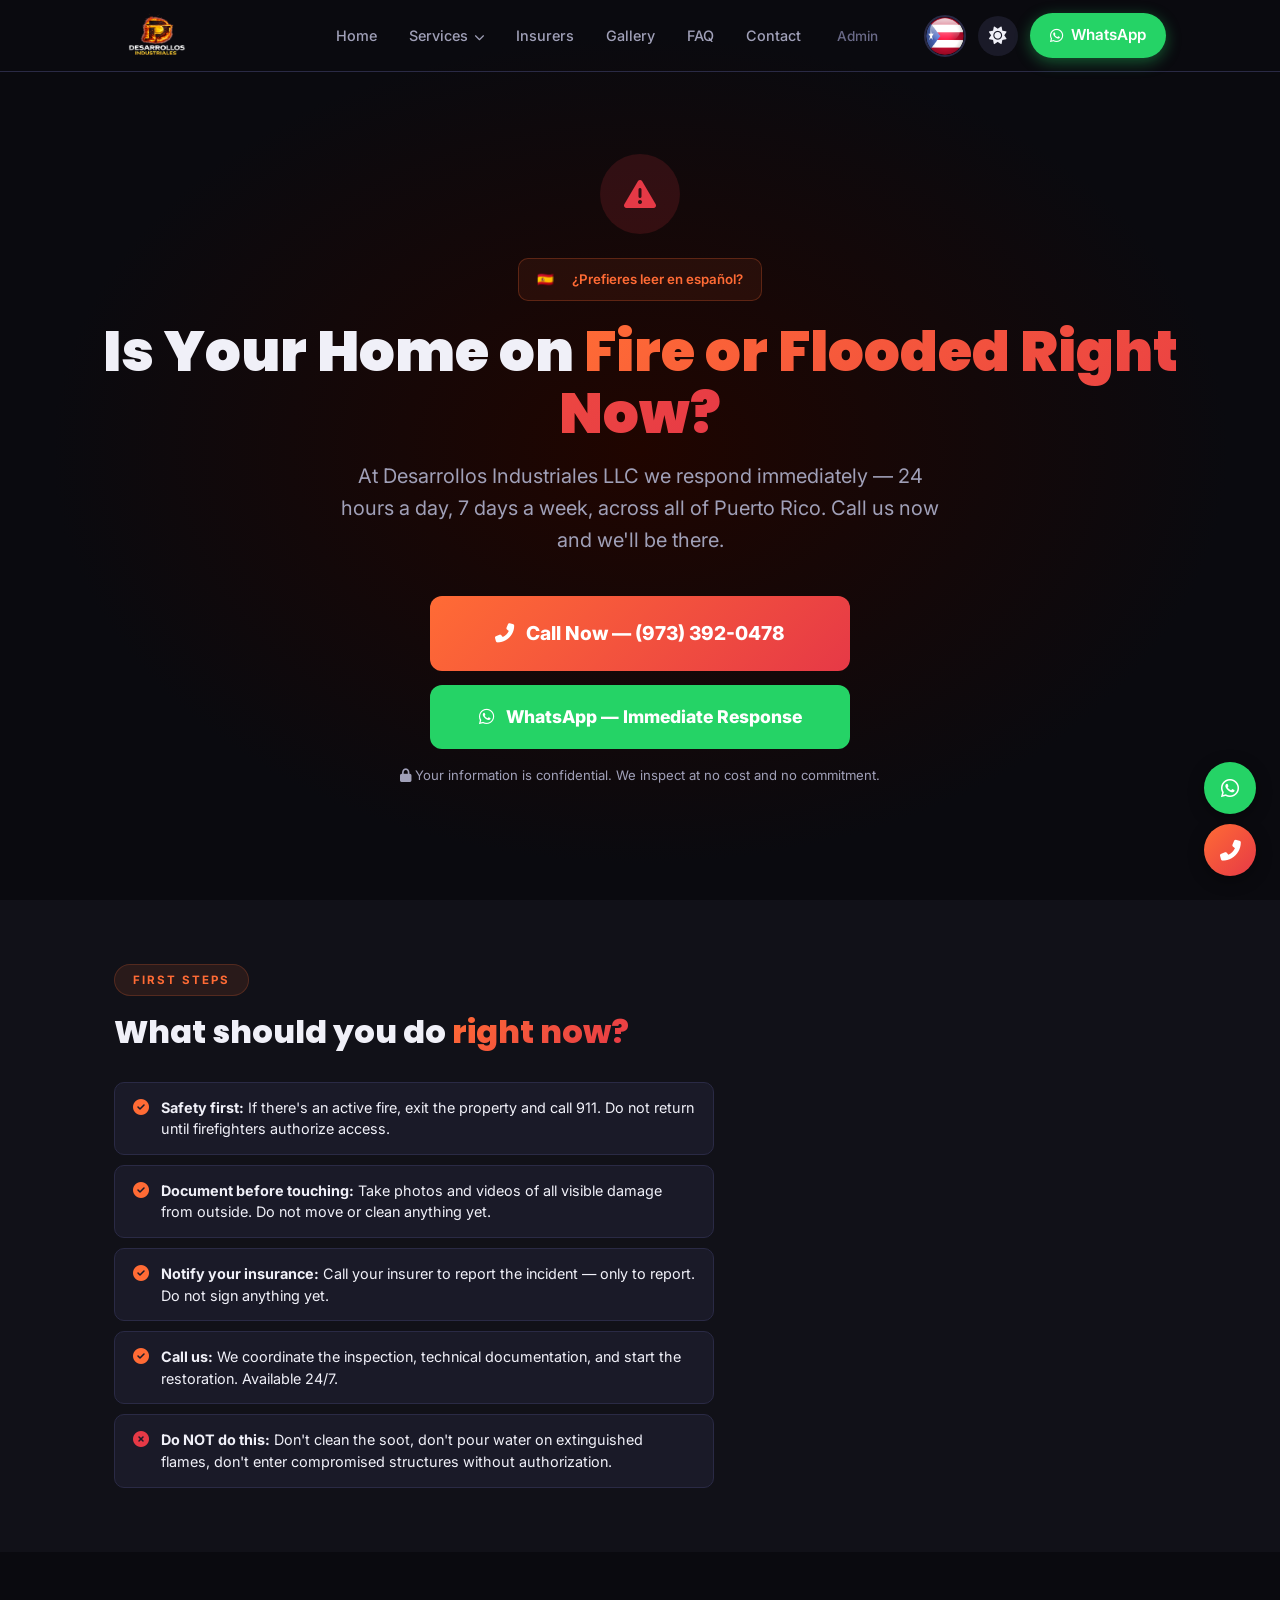
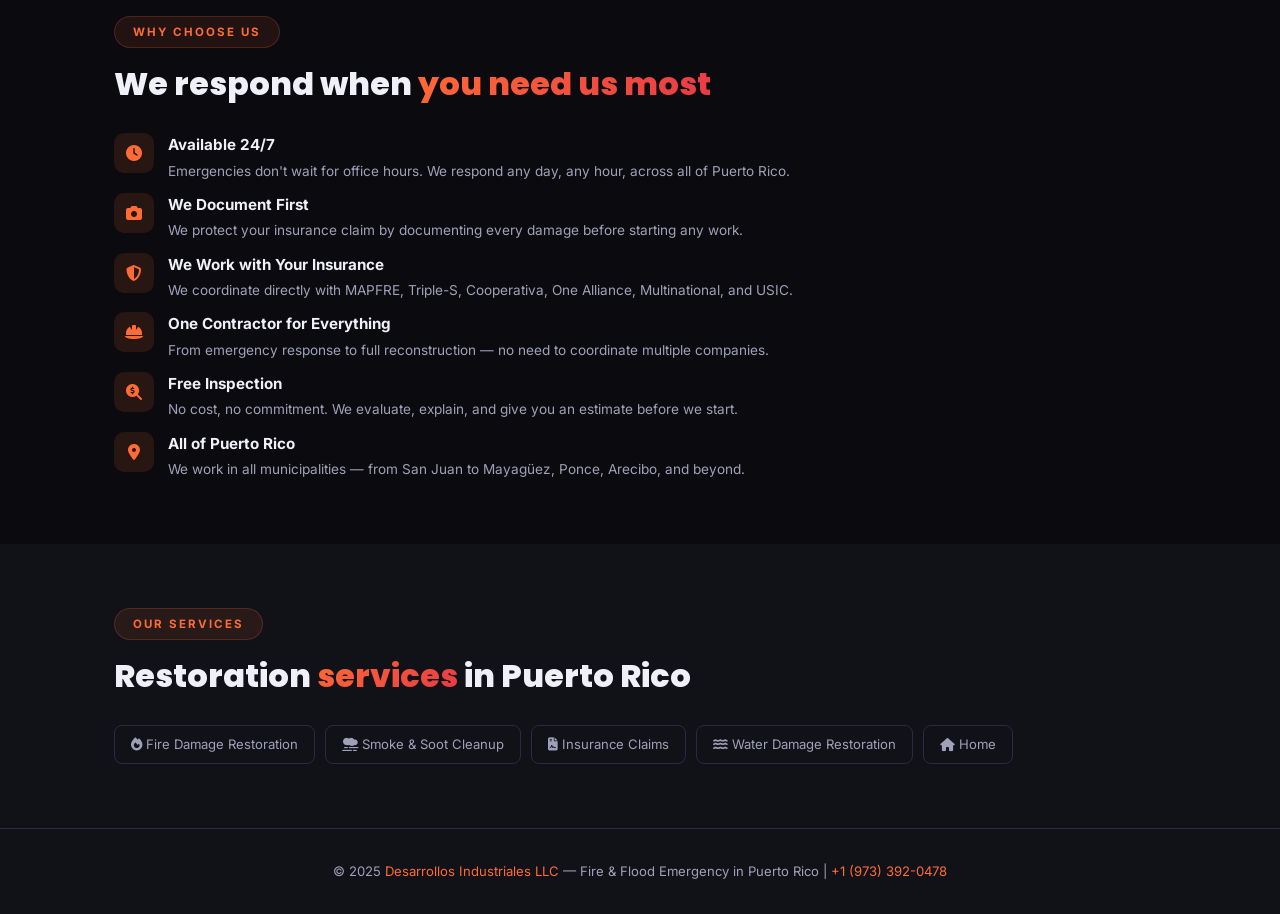
<file: emergency-fire-flood-puerto-rico.html>
<!DOCTYPE html>
<html lang="en">
<head>
  <!-- Google tag (gtag.js) -->
  <script async src="https://www.googletagmanager.com/gtag/js?id=G-3Y1BDSZ83H"></script>
  <script>
    window.dataLayer = window.dataLayer || [];
    function gtag(){dataLayer.push(arguments);}
    gtag('js', new Date());
    gtag('config', 'G-3Y1BDSZ83H');
  </script>
  <script defer src="js/analytics.js"></script>


  <meta charset="UTF-8" />
  <meta name="viewport" content="width=device-width, initial-scale=1.0" />
  <meta name="robots" content="index, follow" />
  <title>Fire or Flood Emergency in Puerto Rico | 24/7 Response | Desarrollos Industriales</title>
  <meta name="description" content="Fire or flood emergency in Puerto Rico? 24/7 emergency response. Call now or WhatsApp. We evaluate, document, and start restoration immediately. Insurance included." />
  <link rel="canonical" href="https://www.desarrollosindustrialespr.com/emergency-fire-flood-puerto-rico.html" />
  <link rel="alternate" hreflang="es" href="https://www.desarrollosindustrialespr.com/emergencia-incendio-inundacion.html" />
  <link rel="alternate" hreflang="en" href="https://www.desarrollosindustrialespr.com/emergency-fire-flood-puerto-rico.html" />
  <link rel="alternate" hreflang="x-default" href="https://www.desarrollosindustrialespr.com/emergencia-incendio-inundacion.html" />
  <meta property="og:type" content="website" />
  <meta property="og:title" content="Fire or Flood Emergency in Puerto Rico | 24/7 | Desarrollos Industriales" />
  <meta property="og:description" content="Fire or flood right now in Puerto Rico? We respond 24/7. Call or WhatsApp. We arrive fast, document everything, and start the restoration immediately." />
  <meta property="og:url" content="https://www.desarrollosindustrialespr.com/emergency-fire-flood-puerto-rico.html" />
  <meta property="og:image" content="https://www.desarrollosindustrialespr.com/images/logoTacoma.png" />
  <meta property="og:locale" content="en_US" />
  <meta property="og:site_name" content="Desarrollos Industriales LLC" />
  <meta name="twitter:card" content="summary_large_image" />
  <meta name="twitter:title" content="Fire or Flood Emergency in Puerto Rico | 24/7 Response | Desarrollos Industriales" />
  <meta name="twitter:description" content="Home on fire or flooded right now in Puerto Rico? Call us immediately. 24/7 emergency response. We document, assess, and start restoration right away." />
  <meta name="twitter:image" content="https://www.desarrollosindustrialespr.com/images/logoTacoma.png" />
  <link rel="icon" href="images/favicon.ico" type="image/x-icon" />
  <link href="https://fonts.googleapis.com/css2?family=Inter:wght@300;400;500;600;700;800;900&family=Poppins:wght@600;700;800;900&display=swap" rel="stylesheet" />
  <link rel="stylesheet" href="https://cdnjs.cloudflare.com/ajax/libs/font-awesome/6.5.0/css/all.min.css" />
  <link rel="stylesheet" href="css/style.css" />
  <script type="application/ld+json">
  {"@context":"https://schema.org","@graph":[
    {"@type":"LocalBusiness","name":"Desarrollos Industriales LLC","telephone":"+1-973-392-0478","url":"https://www.desarrollosindustrialespr.com","address":{"@type":"PostalAddress","addressRegion":"PR","addressCountry":"US"},"openingHours":"Mo-Su 00:00-24:00","areaServed":{"@type":"State","name":"Puerto Rico"},"hasOfferCatalog":{"@type":"OfferCatalog","name":"Emergency Services","itemListElement":[{"@type":"Offer","itemOffered":{"@type":"Service","name":"24/7 fire and flood emergency response in Puerto Rico"}}]}}
  ]}
  </script>
  <style>
    :root{--orange:#ff6b35;--red:#e63946;--bg:#0a0a0f;--bg2:#111118;--card:#1a1a28;--border:#2a2a45;--text:#f0f0f8;--text2:#a0a0b8;}
    *,*::before,*::after{box-sizing:border-box;margin:0;padding:0;}
    body{font-family:'Inter',sans-serif;background:var(--bg);color:var(--text);line-height:1.6;}
    a{color:inherit;text-decoration:none;}
    .emg-hero{min-height:100vh;display:flex;flex-direction:column;align-items:center;justify-content:center;text-align:center;padding:80px 24px 40px;background:radial-gradient(ellipse at center,#200500 0%,#0a0a0f 65%);}
    .pulse-ring{width:80px;height:80px;border-radius:50%;background:rgba(230,57,70,.15);display:flex;align-items:center;justify-content:center;margin:0 auto 24px;animation:pulse 2s infinite;}
    @keyframes pulse{0%,100%{box-shadow:0 0 0 0 rgba(230,57,70,.4);}50%{box-shadow:0 0 0 20px rgba(230,57,70,0);}}
    .pulse-ring i{font-size:2rem;color:#e63946;}
    .emg-hero h1{font-family:'Poppins',sans-serif;font-size:clamp(2rem,5vw,3.5rem);font-weight:900;line-height:1.1;margin-bottom:16px;}
    .emg-hero h1 span{background:linear-gradient(135deg,#ff6b35,#e63946);-webkit-background-clip:text;-webkit-text-fill-color:transparent;background-clip:text;}
    .emg-hero .sub{font-size:clamp(1rem,2vw,1.25rem);color:var(--text2);max-width:600px;margin:0 auto 40px;}
    .emg-btns{display:flex;flex-direction:column;gap:14px;align-items:center;width:100%;max-width:420px;margin:0 auto;}
    .emg-btn{width:100%;padding:18px 28px;border-radius:12px;font-weight:800;font-size:1.1rem;display:flex;align-items:center;justify-content:center;gap:12px;transition:transform .15s;}
    .emg-btn:active{transform:scale(.97);}
    .emg-call{background:linear-gradient(135deg,#ff6b35,#e63946);color:#fff;font-size:1.2rem;padding:22px 28px;}
    .emg-wa{background:#25d366;color:#fff;}
    .emg-note{font-size:.82rem;color:var(--text2);margin-top:16px;}
    .container{max-width:1100px;margin:0 auto;padding:0 24px;}
    .section{padding:64px 0;}
    .section-dark{background:var(--bg2);}
    .section-label{display:inline-block;font-size:.72rem;font-weight:700;letter-spacing:2px;text-transform:uppercase;color:var(--orange);margin-bottom:10px;}
    .section h2{font-family:'Poppins',sans-serif;font-size:clamp(1.4rem,3vw,2rem);font-weight:800;margin-bottom:16px;}
    .section h2 span{background:linear-gradient(135deg,#ff6b35,#e63946);-webkit-background-clip:text;-webkit-text-fill-color:transparent;background-clip:text;}
    .checklist{display:flex;flex-direction:column;gap:10px;margin-top:24px;max-width:600px;}
    .check-item{display:flex;align-items:flex-start;gap:12px;background:var(--card);border:1px solid var(--border);border-radius:10px;padding:14px 18px;}
    .check-item i{color:var(--orange);margin-top:2px;flex-shrink:0;}
    .check-item span{font-size:.9rem;line-height:1.5;}
    .why-list{display:flex;flex-direction:column;gap:12px;margin-top:24px;}
    .why-item{display:flex;gap:14px;align-items:flex-start;}
    .why-icon{width:40px;height:40px;border-radius:10px;background:rgba(255,107,53,.12);display:flex;align-items:center;justify-content:center;font-size:1rem;color:var(--orange);flex-shrink:0;}
    .why-item h4{font-size:.95rem;font-weight:700;margin-bottom:3px;}
    .why-item p{font-size:.85rem;color:var(--text2);line-height:1.5;}
    .grid-2{display:grid;grid-template-columns:1fr 1fr;gap:40px;align-items:start;}
    .internal-links{display:flex;flex-wrap:wrap;gap:10px;margin-top:24px;}
    .internal-links a{border:1px solid var(--border);border-radius:8px;padding:8px 16px;font-size:.82rem;color:var(--text2);transition:all .2s;}
    .internal-links a:hover{border-color:var(--orange);color:var(--orange);}
    .lp-footer{background:var(--bg2);border-top:1px solid var(--border);padding:32px 24px;text-align:center;color:var(--text2);font-size:.82rem;}
    .lp-footer a{color:var(--orange);}
    .float-btns{position:fixed;bottom:24px;right:24px;display:flex;flex-direction:column;gap:10px;z-index:999;}
    .float-btn{width:52px;height:52px;border-radius:50%;display:flex;align-items:center;justify-content:center;font-size:1.3rem;color:#fff;box-shadow:0 4px 16px rgba(0,0,0,.4);}
    .float-call{background:linear-gradient(135deg,#ff6b35,#e63946);}
    .float-wa{background:#25d366;}
    @media(max-width:700px){.grid-2{grid-template-columns:1fr;}}
  </style>
</head>
<body>
<header class="header" id="header">
  <nav class="nav container">
    <a href="index.html" class="nav-logo"><img src="logo3.png" alt="D Industriales Logo" class="logo-img" /></a>
    <ul class="nav-menu" id="navMenu">
      <li><a href="index.html" class="nav-link"><i class="fas fa-home"></i> <span>Home</span></a></li>
      <li class="has-dropdown">
        <a href="index.html#servicios" class="nav-link nav-dropdown-toggle"><i class="fas fa-fire-extinguisher"></i> <span>Services</span> <i class="fas fa-chevron-down nav-chevron"></i></a>
        <ul class="nav-dropdown">
          <li><a href="fire-restoration-puerto-rico.html"><i class="fas fa-fire"></i> Fire Damage Restoration</a></li>
          <li><a href="smoke-cleaning-puerto-rico.html"><i class="fas fa-smog"></i> Smoke &amp; Soot Cleanup</a></li>
          <li><a href="water-damage-restoration-puerto-rico.html"><i class="fas fa-water"></i> Water Damage Restoration</a></li>
          <li><a href="fire-insurance-claim-puerto-rico.html"><i class="fas fa-file-contract"></i> Insurance Claims</a></li>
          <li><a href="emergency-fire-flood-puerto-rico.html"><i class="fas fa-exclamation-triangle"></i> Emergency 24/7</a></li>
        </ul>
      </li>
      <li><a href="index.html#aseguradoras" class="nav-link"><i class="fas fa-shield-alt"></i> <span>Insurers</span></a></li>
      <li><a href="index.html#galeria" class="nav-link"><i class="fas fa-images"></i> <span>Gallery</span></a></li>
      <li><a href="index.html#faq" class="nav-link"><i class="fas fa-question-circle"></i> <span>FAQ</span></a></li>
      <li><a href="index.html#contacto" class="nav-link"><i class="fas fa-envelope"></i> <span>Contact</span></a></li>
      <li><a href="https://wa.me/19733920478?text=Hello%2C%20I%20need%20help." class="nav-link nav-whatsapp-mobile" target="_blank" rel="noopener"><i class="fab fa-whatsapp"></i> <span>WhatsApp</span></a></li>
      <li><a href="admin/index.html" class="nav-link nav-admin"><i class="fas fa-lock"></i> Admin</a></li>
    </ul>
    <div class="nav-actions">
      <a href="emergencia-incendio-inundacion.html" class="lang-toggle" aria-label="Cambiar a Español" title="Ver en Español">
        <img src="images/pr.png" alt="Español" class="lang-flag-img" width="42" height="42" />
      </a>
      <button class="theme-toggle" id="themeToggle" aria-label="Toggle theme"><i class="fas fa-sun" id="themeIcon"></i></button>
      <a href="https://wa.me/19733920478?text=Hello%2C%20I%20need%20help." class="btn btn-whatsapp" target="_blank" rel="noopener"><i class="fab fa-whatsapp"></i> WhatsApp</a>
      <button class="hamburger" id="hamburger" aria-label="Menu"><span></span><span></span><span></span></button>
    </div>
  </nav>
</header>
<section class="emg-hero">
  <div class="pulse-ring"><i class="fas fa-exclamation-triangle"></i></div>
  <div style="background:rgba(255,107,53,.08);border:1px solid rgba(255,107,53,.25);border-radius:10px;padding:10px 18px;display:inline-flex;align-items:center;gap:10px;margin-bottom:20px;font-size:.83rem;color:var(--text2);">🇪🇸 &nbsp;<a href="emergencia-incendio-inundacion.html" style="color:var(--orange);font-weight:600;">¿Prefieres leer en español?</a></div>
  <h1>Is Your Home on <span>Fire or Flooded Right Now?</span></h1>
  <p class="sub">At Desarrollos Industriales LLC we respond immediately — 24 hours a day, 7 days a week, across all of Puerto Rico. Call us now and we'll be there.</p>
  <div class="emg-btns">
    <a href="tel:+19733920478" class="emg-btn emg-call"><i class="fas fa-phone-alt"></i> Call Now — (973) 392-0478</a>
    <a href="https://wa.me/19733920478?text=EMERGENCY%3A%20I%20need%20help%20with%20fire%20or%20flood%20now" class="emg-btn emg-wa" target="_blank" rel="noopener"><i class="fab fa-whatsapp"></i> WhatsApp — Immediate Response</a>
  </div>
  <p class="emg-note"><i class="fas fa-lock" style="margin-right:4px;"></i>Your information is confidential. We inspect at no cost and no commitment.</p>
</section>
<section class="section section-dark">
  <div class="container">
    <div class="section-label">First Steps</div>
    <h2>What should you do <span>right now?</span></h2>
    <div class="checklist">
      <div class="check-item"><i class="fas fa-check-circle"></i><span><strong>Safety first:</strong> If there's an active fire, exit the property and call 911. Do not return until firefighters authorize access.</span></div>
      <div class="check-item"><i class="fas fa-check-circle"></i><span><strong>Document before touching:</strong> Take photos and videos of all visible damage from outside. Do not move or clean anything yet.</span></div>
      <div class="check-item"><i class="fas fa-check-circle"></i><span><strong>Notify your insurance:</strong> Call your insurer to report the incident — only to report. Do not sign anything yet.</span></div>
      <div class="check-item"><i class="fas fa-check-circle"></i><span><strong>Call us:</strong> We coordinate the inspection, technical documentation, and start the restoration. Available 24/7.</span></div>
      <div class="check-item"><i class="fas fa-times-circle" style="color:#e63946;"></i><span><strong>Do NOT do this:</strong> Don't clean the soot, don't pour water on extinguished flames, don't enter compromised structures without authorization.</span></div>
    </div>
  </div>
</section>
<section class="section">
  <div class="container">
    <div class="section-label">Why Choose Us</div>
    <h2>We respond when <span>you need us most</span></h2>
    <div class="why-list">
      <div class="why-item"><div class="why-icon"><i class="fas fa-clock"></i></div><div><h4>Available 24/7</h4><p>Emergencies don't wait for office hours. We respond any day, any hour, across all of Puerto Rico.</p></div></div>
      <div class="why-item"><div class="why-icon"><i class="fas fa-camera"></i></div><div><h4>We Document First</h4><p>We protect your insurance claim by documenting every damage before starting any work.</p></div></div>
      <div class="why-item"><div class="why-icon"><i class="fas fa-shield-alt"></i></div><div><h4>We Work with Your Insurance</h4><p>We coordinate directly with MAPFRE, Triple-S, Cooperativa, One Alliance, Multinational, and USIC.</p></div></div>
      <div class="why-item"><div class="why-icon"><i class="fas fa-hard-hat"></i></div><div><h4>One Contractor for Everything</h4><p>From emergency response to full reconstruction — no need to coordinate multiple companies.</p></div></div>
      <div class="why-item"><div class="why-icon"><i class="fas fa-search-dollar"></i></div><div><h4>Free Inspection</h4><p>No cost, no commitment. We evaluate, explain, and give you an estimate before we start.</p></div></div>
      <div class="why-item"><div class="why-icon"><i class="fas fa-map-marker-alt"></i></div><div><h4>All of Puerto Rico</h4><p>We work in all municipalities — from San Juan to Mayagüez, Ponce, Arecibo, and beyond.</p></div></div>
    </div>
  </div>
</section>
<section class="section section-dark">
  <div class="container">
    <div class="section-label">Our Services</div>
    <h2>Restoration <span>services</span> in Puerto Rico</h2>
    <div class="internal-links">
      <a href="fire-restoration-puerto-rico.html"><i class="fas fa-fire"></i> Fire Damage Restoration</a>
      <a href="smoke-cleaning-puerto-rico.html"><i class="fas fa-smog"></i> Smoke &amp; Soot Cleanup</a>
      <a href="fire-insurance-claim-puerto-rico.html"><i class="fas fa-file-contract"></i> Insurance Claims</a>
      <a href="water-damage-restoration-puerto-rico.html"><i class="fas fa-water"></i> Water Damage Restoration</a>
      <a href="index.html"><i class="fas fa-home"></i> Home</a>
    </div>
  </div>
</section>
<footer class="lp-footer">
  <p>&copy; 2025 <a href="index.html">Desarrollos Industriales LLC</a> — Fire &amp; Flood Emergency in Puerto Rico | <a href="tel:+19733920478">+1 (973) 392-0478</a></p>
</footer>
<div class="float-btns">
  <a href="https://wa.me/19733920478?text=EMERGENCY%3A%20I%20need%20help%20with%20fire%20or%20flood" class="float-btn float-wa" target="_blank" rel="noopener" aria-label="WhatsApp"><i class="fab fa-whatsapp"></i></a>
  <a href="tel:+19733920478" class="float-btn float-call" aria-label="Call"><i class="fas fa-phone-alt"></i></a>
</div>
<script>
(function(){var h=document.getElementById('hamburger'),m=document.getElementById('navMenu');function closeMenu(){m.classList.remove('open');h.classList.remove('active');document.body.style.overflow='';}function openMenu(){m.classList.add('open');h.classList.add('active');document.body.style.overflow='hidden';}h.addEventListener('click',function(){m.classList.contains('open')?closeMenu():openMenu();});document.querySelectorAll('.nav-link').forEach(function(l){l.addEventListener('click',closeMenu);});m.addEventListener('click',function(e){if(e.target===m)closeMenu();});document.addEventListener('keydown',function(e){if(e.key==='Escape'&&m.classList.contains('open'))closeMenu();});var hdr=document.getElementById('header');window.addEventListener('scroll',function(){hdr.classList.toggle('scrolled',window.scrollY>60);});var tt=document.getElementById('themeToggle'),ti=document.getElementById('themeIcon');var sv=localStorage.getItem('dindustriales-theme')||'dark';document.documentElement.setAttribute('data-theme',sv);ti.className=sv==='light'?'fas fa-moon':'fas fa-sun';tt.addEventListener('click',function(){var c=document.documentElement.getAttribute('data-theme'),n=c==='light'?'dark':'light';document.documentElement.setAttribute('data-theme',n);localStorage.setItem('dindustriales-theme',n);ti.className=n==='light'?'fas fa-moon':'fas fa-sun';});})();
</script>
</body>
</html>
</file>
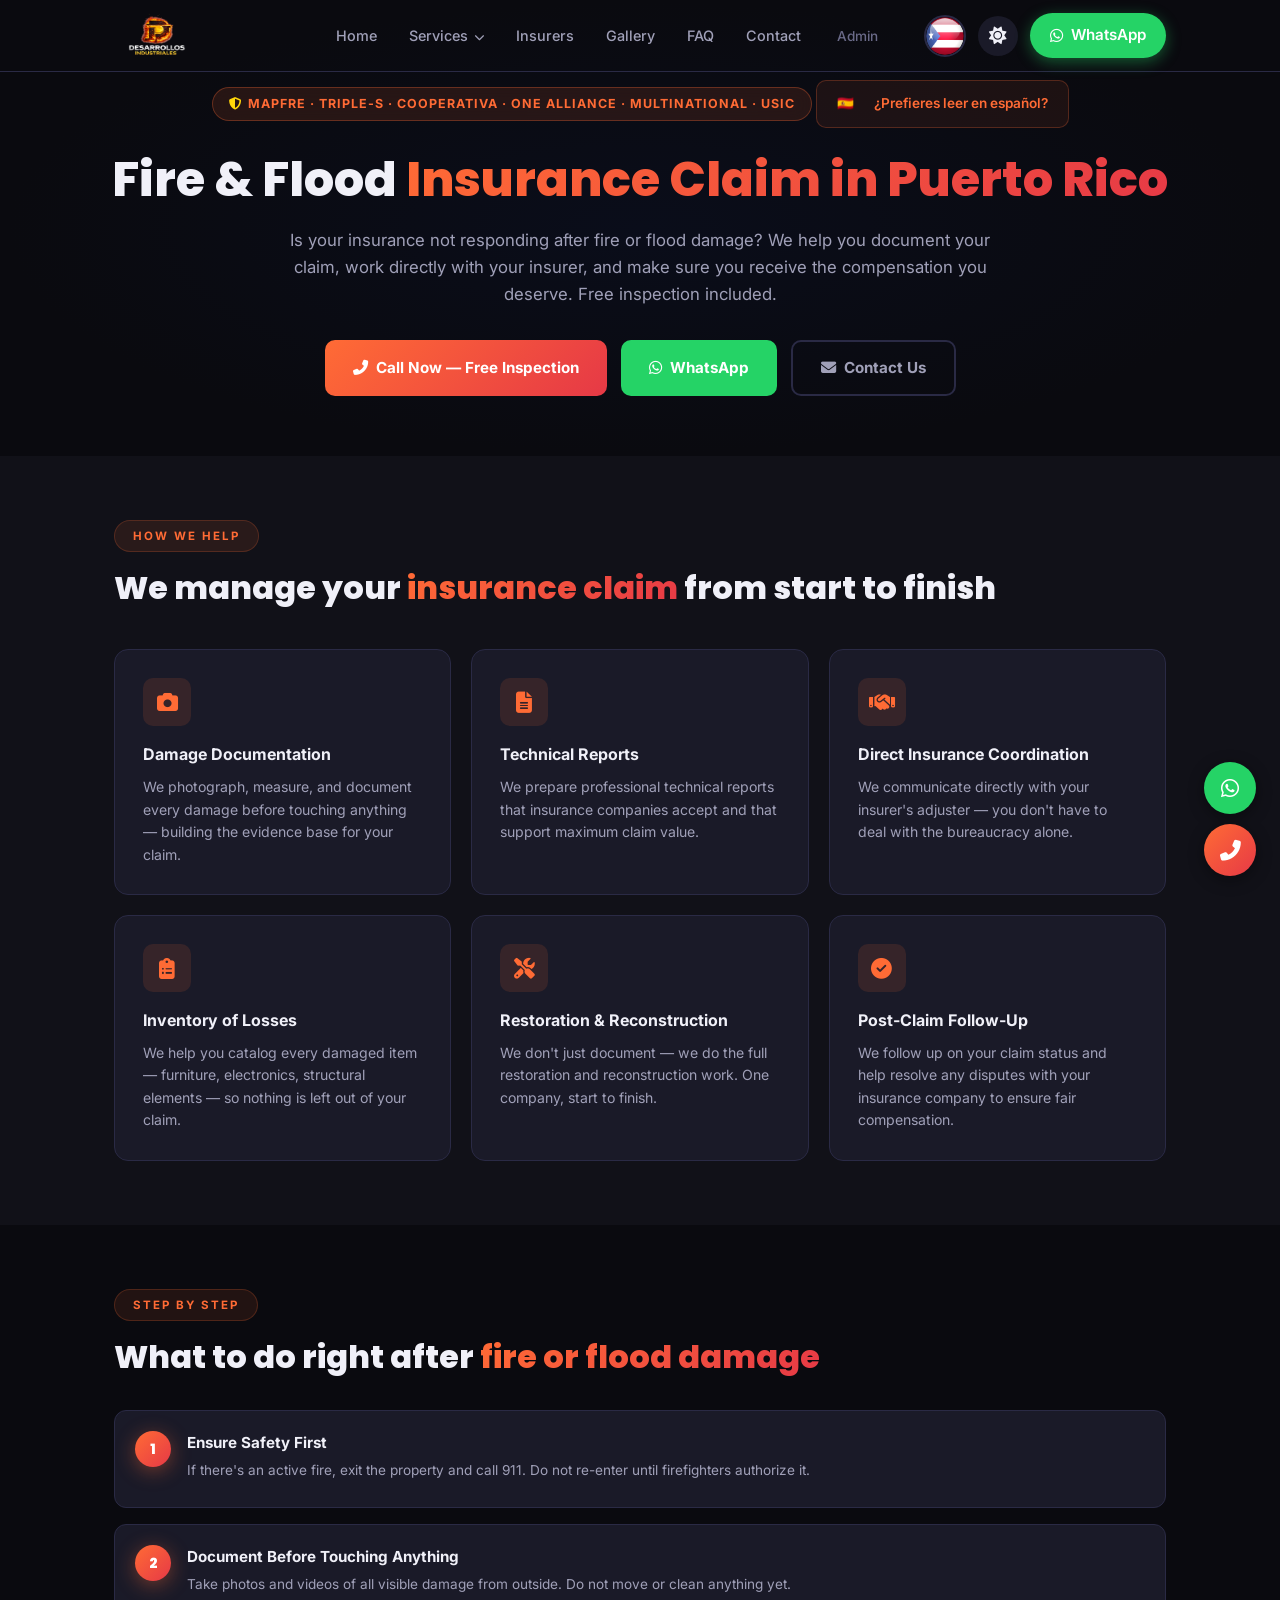
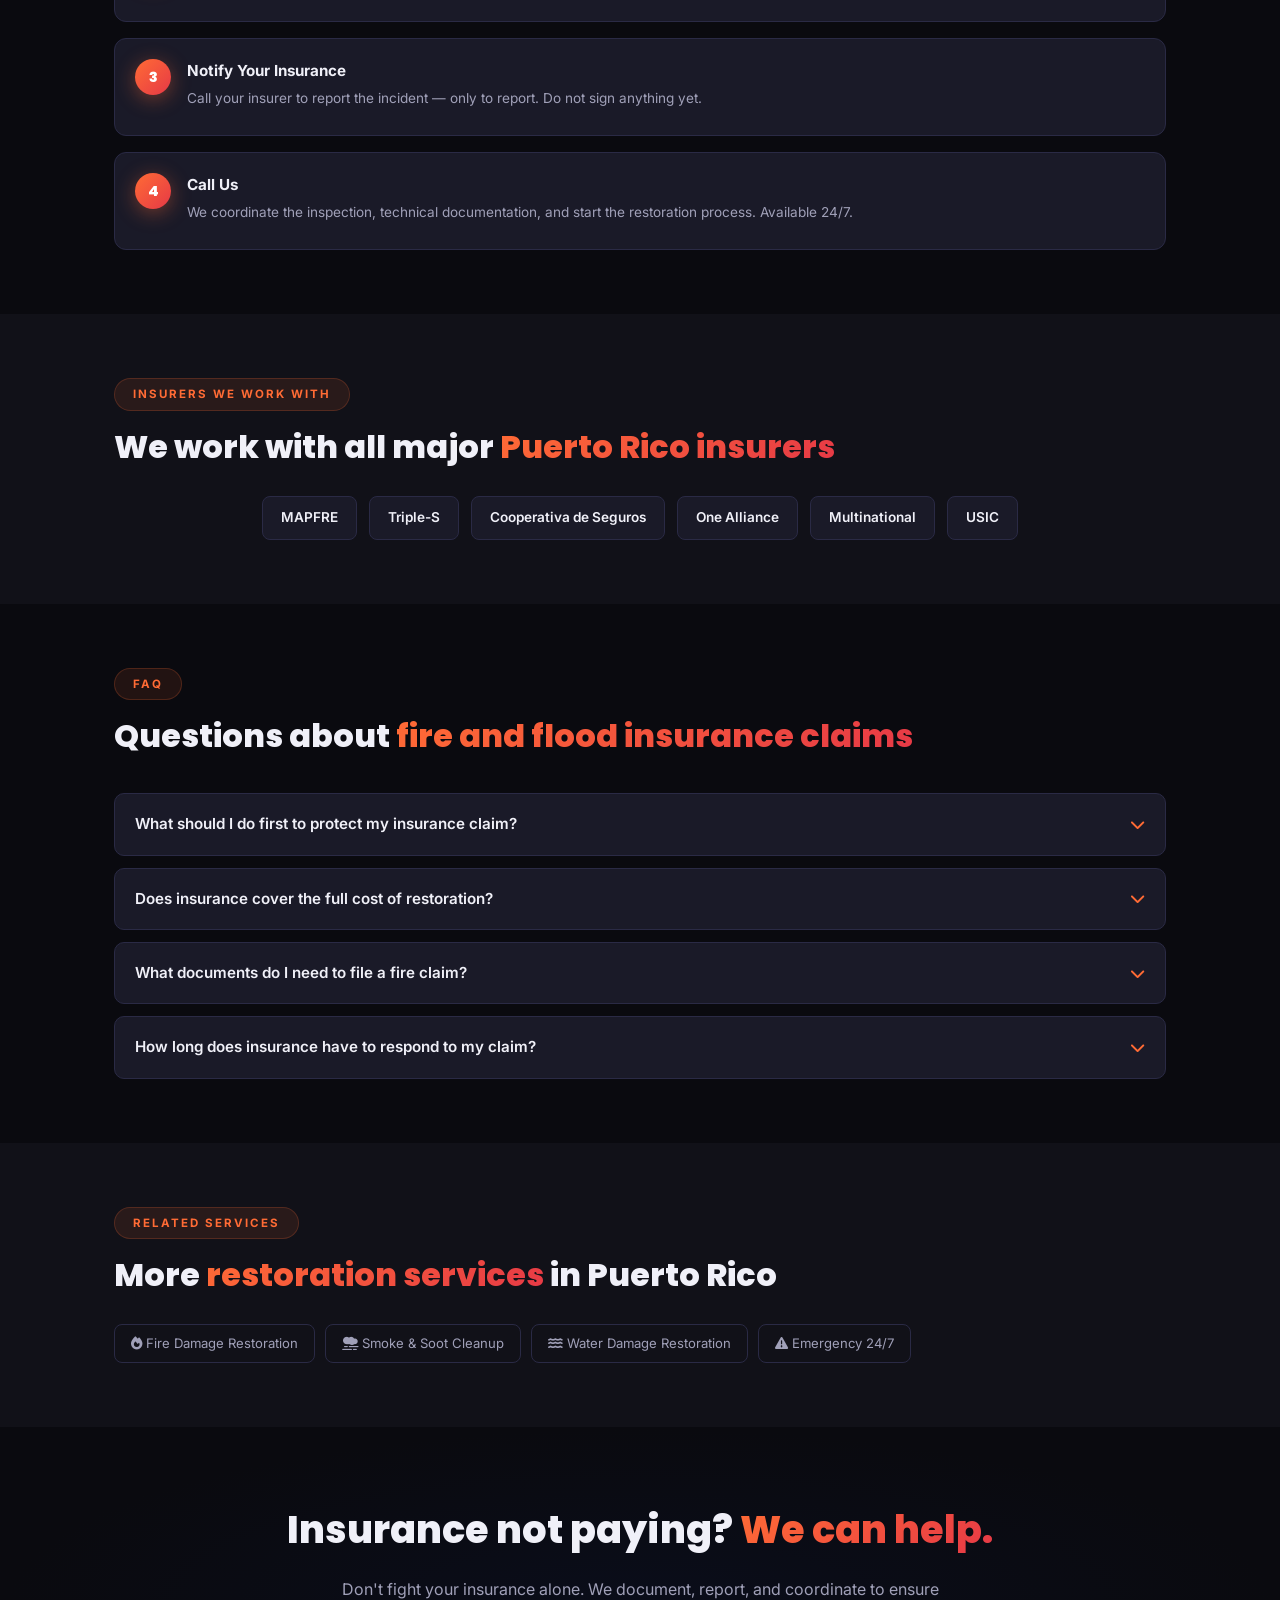
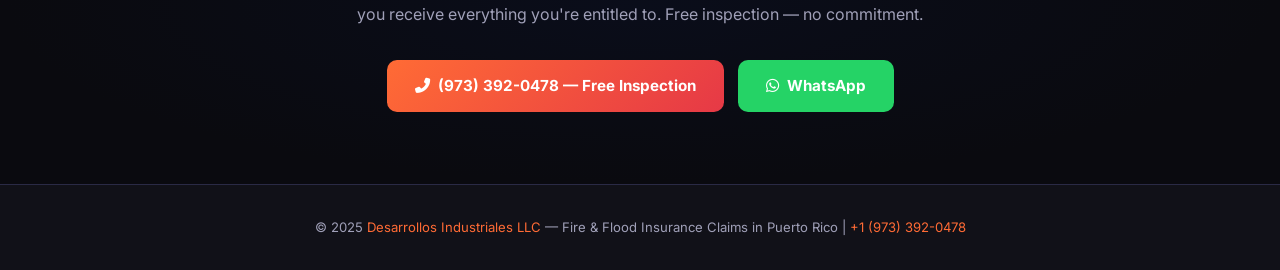
<file: fire-insurance-claim-puerto-rico.html>
<!DOCTYPE html>
<html lang="en">
<head>
  <!-- Google tag (gtag.js) -->
  <script async src="https://www.googletagmanager.com/gtag/js?id=G-3Y1BDSZ83H"></script>
  <script>
    window.dataLayer = window.dataLayer || [];
    function gtag(){dataLayer.push(arguments);}
    gtag('js', new Date());
    gtag('config', 'G-3Y1BDSZ83H');
  </script>
  <script defer src="js/analytics.js"></script>


  <meta charset="UTF-8" />
  <meta name="viewport" content="width=device-width, initial-scale=1.0" />
  <meta name="robots" content="index, follow" />
  <title>Fire & Flood Insurance Claim in Puerto Rico | MAPFRE Triple-S | Desarrollos Industriales</title>
  <meta name="description" content="Insurance claim for fire or flood damage in Puerto Rico. We help you document and file claims with MAPFRE, Triple-S, Cooperativa, One Alliance, Multinational, and USIC. Free inspection." />
  <link rel="canonical" href="https://www.desarrollosindustrialespr.com/fire-insurance-claim-puerto-rico.html" />
  <link rel="alternate" hreflang="es" href="https://www.desarrollosindustrialespr.com/reclamacion-seguro-incendio-puerto-rico.html" />
  <link rel="alternate" hreflang="en" href="https://www.desarrollosindustrialespr.com/fire-insurance-claim-puerto-rico.html" />
  <link rel="alternate" hreflang="x-default" href="https://www.desarrollosindustrialespr.com/reclamacion-seguro-incendio-puerto-rico.html" />
  <meta property="og:type" content="website" />
  <meta property="og:title" content="Fire & Flood Insurance Claim in Puerto Rico | Desarrollos Industriales LLC" />
  <meta property="og:description" content="We help you file your insurance claim after fire or flood damage in Puerto Rico. MAPFRE, Triple-S, Cooperativa, One Alliance, Multinational, USIC. Free inspection." />
  <meta property="og:url" content="https://www.desarrollosindustrialespr.com/fire-insurance-claim-puerto-rico.html" />
  <meta property="og:image" content="https://www.desarrollosindustrialespr.com/images/logoTacoma.png" />
  <meta property="og:locale" content="en_US" />
  <meta property="og:site_name" content="Desarrollos Industriales LLC" />
  <meta name="twitter:card" content="summary_large_image" />
  <meta name="twitter:title" content="Fire & Flood Insurance Claim in Puerto Rico | MAPFRE Triple-S | Desarrollos Industriales" />
  <meta name="twitter:description" content="Insurance not responding after fire or flood damage in Puerto Rico? We document, report, and coordinate with your insurer. Free inspection. No commitment." />
  <meta name="twitter:image" content="https://www.desarrollosindustrialespr.com/images/logoTacoma.png" />
  <link rel="icon" href="images/favicon.ico" type="image/x-icon" />
  <link href="https://fonts.googleapis.com/css2?family=Inter:wght@300;400;500;600;700;800;900&family=Poppins:wght@600;700;800;900&display=swap" rel="stylesheet" />
  <link rel="stylesheet" href="https://cdnjs.cloudflare.com/ajax/libs/font-awesome/6.5.0/css/all.min.css" />
  <link rel="stylesheet" href="css/style.css" />
  <script type="application/ld+json">
  {"@context":"https://schema.org","@graph":[
    {"@type":"LocalBusiness","name":"Desarrollos Industriales LLC","telephone":"+1-973-392-0478","url":"https://www.desarrollosindustrialespr.com","address":{"@type":"PostalAddress","addressRegion":"PR","addressCountry":"US"},"openingHours":"Mo-Su 00:00-24:00","areaServed":{"@type":"State","name":"Puerto Rico"}},
    {"@type":"Service","name":"Fire and Flood Insurance Claim Management in Puerto Rico","provider":{"@type":"LocalBusiness","name":"Desarrollos Industriales LLC"},"areaServed":"Puerto Rico","description":"Technical documentation and insurance claim management for fire and flood damage in Puerto Rico. We work with MAPFRE, Triple-S, Cooperativa, One Alliance, Multinational, and USIC."},
    {"@type":"FAQPage","mainEntity":[
      {"@type":"Question","name":"What should I do first after a fire to protect my insurance claim?","acceptedAnswer":{"@type":"Answer","text":"First, call the fire department and wait for authorization to enter. Then take photos and videos of all damage before moving or cleaning anything. Notify your insurer within 24 to 48 hours. Contact us — we coordinate everything."}},
      {"@type":"Question","name":"Does insurance cover the full cost of restoration?","acceptedAnswer":{"@type":"Answer","text":"In most cases yes, including smoke cleanup, soot removal, debris removal, materials, and reconstruction labor. Coverage limits depend on your specific policy. We review your policy with you in the free inspection."}},
      {"@type":"Question","name":"What documents do I need to file a fire claim?","acceptedAnswer":{"@type":"Answer","text":"You need: police or fire department report, damage photographs, inventory of lost items, your insurance policy with policy numbers, receipts or valuations of valuable items, and a technical damage report. We help you compile everything."}},
      {"@type":"Question","name":"How long does the insurance company have to respond to my claim?","acceptedAnswer":{"@type":"Answer","text":"In Puerto Rico, insurers generally have 15 days to acknowledge receipt and 30-60 days to resolve the claim. If your insurer is delaying or unjustifiably denying your claim, we can help you better document your case."}}
    ]}
  ]}
  </script>
  <style>
    :root{--orange:#ff6b35;--red:#e63946;--bg:#0a0a0f;--bg2:#111118;--card:#1a1a28;--border:#2a2a45;--text:#f0f0f8;--text2:#a0a0b8;}
    *,*::before,*::after{box-sizing:border-box;margin:0;padding:0;}
    body{font-family:'Inter',sans-serif;background:var(--bg);color:var(--text);line-height:1.6;}
    a{color:inherit;text-decoration:none;}
    .lp-hero{padding:80px 24px 60px;text-align:center;background:radial-gradient(ellipse at center,#0a0d1a 0%,var(--bg) 70%);}
    .lp-hero .badge{display:inline-flex;align-items:center;gap:6px;background:rgba(255,107,53,.12);border:1px solid rgba(255,107,53,.3);color:var(--orange);padding:6px 16px;border-radius:50px;font-size:.78rem;font-weight:700;letter-spacing:1px;text-transform:uppercase;margin-bottom:20px;}
    .lp-hero h1{font-family:'Poppins',sans-serif;font-size:clamp(1.8rem,4vw,3rem);font-weight:800;line-height:1.15;margin-bottom:20px;}
    .lp-hero h1 span{background:linear-gradient(135deg,#ff6b35,#e63946);-webkit-background-clip:text;-webkit-text-fill-color:transparent;background-clip:text;}
    .lp-hero p{font-size:1.05rem;color:var(--text2);max-width:700px;margin:0 auto 32px;}
    .cta-group{display:flex;gap:14px;justify-content:center;flex-wrap:wrap;}
    .cta-group a{padding:14px 28px;border-radius:10px;font-weight:700;font-size:.95rem;display:flex;align-items:center;gap:8px;}
    .cta-primary{background:linear-gradient(135deg,#ff6b35,#e63946);color:#fff;}
    .cta-green{background:#25d366;color:#fff;}
    .cta-ghost{border:2px solid var(--border);color:var(--text2);}
    .container{max-width:1100px;margin:0 auto;padding:0 24px;}
    .section{padding:64px 0;}
    .section-dark{background:var(--bg2);}
    .section-label{display:inline-block;font-size:.72rem;font-weight:700;letter-spacing:2px;text-transform:uppercase;color:var(--orange);margin-bottom:10px;}
    .section h2{font-family:'Poppins',sans-serif;font-size:clamp(1.4rem,3vw,2rem);font-weight:800;margin-bottom:16px;}
    .section h2 span{background:linear-gradient(135deg,#ff6b35,#e63946);-webkit-background-clip:text;-webkit-text-fill-color:transparent;background-clip:text;}
    .section p{color:var(--text2);font-size:.95rem;max-width:740px;}
    .grid-3{display:grid;grid-template-columns:repeat(auto-fit,minmax(260px,1fr));gap:20px;margin-top:36px;}
    .card{background:var(--card);border:1px solid var(--border);border-radius:14px;padding:28px;}
    .card-icon{width:48px;height:48px;border-radius:10px;background:rgba(255,107,53,.12);display:flex;align-items:center;justify-content:center;font-size:1.3rem;color:var(--orange);margin-bottom:16px;}
    .card h3{font-size:1rem;font-weight:700;margin-bottom:8px;}
    .card p{font-size:.88rem;color:var(--text2);line-height:1.6;}
    .insurers-grid{display:flex;flex-wrap:wrap;gap:12px;margin-top:24px;}
    .insurer-tag{background:var(--card);border:1px solid var(--border);border-radius:8px;padding:10px 18px;font-size:.85rem;font-weight:600;}
    .steps-list{display:flex;flex-direction:column;gap:16px;margin-top:28px;}
    .step-item{display:flex;gap:16px;align-items:flex-start;background:var(--card);border:1px solid var(--border);border-radius:12px;padding:20px;}
    .step-num{width:36px;height:36px;border-radius:50%;background:linear-gradient(135deg,#ff6b35,#e63946);color:#fff;display:flex;align-items:center;justify-content:center;font-weight:800;font-size:.9rem;flex-shrink:0;}
    .step-item h4{font-size:.95rem;font-weight:700;margin-bottom:4px;}
    .step-item p{font-size:.85rem;color:var(--text2);line-height:1.5;}
    .faq-list{margin-top:32px;display:flex;flex-direction:column;gap:12px;}
    .faq-item{background:var(--card);border:1px solid var(--border);border-radius:10px;overflow:hidden;}
    .faq-q{padding:18px 20px;font-weight:600;cursor:pointer;display:flex;justify-content:space-between;align-items:center;font-size:.95rem;}
    .faq-q i{transition:transform .3s;color:var(--orange);}
    .faq-a{display:none;padding:0 20px 18px;color:var(--text2);font-size:.88rem;line-height:1.7;}
    .faq-item.open .faq-a{display:block;}
    .faq-item.open .faq-q i{transform:rotate(180deg);}
    .cta-banner{background:radial-gradient(ellipse at center,#0a0d1a 0%,var(--bg) 70%);padding:72px 24px;text-align:center;}
    .cta-banner h2{font-family:'Poppins',sans-serif;font-size:clamp(1.5rem,3.5vw,2.4rem);font-weight:800;margin-bottom:16px;}
    .cta-banner p{color:var(--text2);max-width:600px;margin:0 auto 32px;}
    .lp-footer{background:var(--bg2);border-top:1px solid var(--border);padding:32px 24px;text-align:center;color:var(--text2);font-size:.82rem;}
    .lp-footer a{color:var(--orange);}
    .float-btns{position:fixed;bottom:24px;right:24px;display:flex;flex-direction:column;gap:10px;z-index:999;}
    .float-btn{width:52px;height:52px;border-radius:50%;display:flex;align-items:center;justify-content:center;font-size:1.3rem;color:#fff;box-shadow:0 4px 16px rgba(0,0,0,.4);}
    .float-call{background:linear-gradient(135deg,#ff6b35,#e63946);}
    .float-wa{background:#25d366;}
    .internal-links{display:flex;flex-wrap:wrap;gap:10px;margin-top:24px;}
    .internal-links a{border:1px solid var(--border);border-radius:8px;padding:8px 16px;font-size:.82rem;color:var(--text2);transition:all .2s;}
    .internal-links a:hover{border-color:var(--orange);color:var(--orange);}
    @media(max-width:600px){.cta-group{flex-direction:column;}.cta-group a{justify-content:center;}}
  </style>
</head>
<body>
<header class="header" id="header">
  <nav class="nav container">
    <a href="index.html" class="nav-logo"><img src="logo3.png" alt="D Industriales Logo" class="logo-img" /></a>
    <ul class="nav-menu" id="navMenu">
      <li><a href="index.html" class="nav-link"><i class="fas fa-home"></i> <span>Home</span></a></li>
      <li class="has-dropdown">
        <a href="index.html#servicios" class="nav-link nav-dropdown-toggle"><i class="fas fa-fire-extinguisher"></i> <span>Services</span> <i class="fas fa-chevron-down nav-chevron"></i></a>
        <ul class="nav-dropdown">
          <li><a href="fire-restoration-puerto-rico.html"><i class="fas fa-fire"></i> Fire Damage Restoration</a></li>
          <li><a href="smoke-cleaning-puerto-rico.html"><i class="fas fa-smog"></i> Smoke &amp; Soot Cleanup</a></li>
          <li><a href="water-damage-restoration-puerto-rico.html"><i class="fas fa-water"></i> Water Damage Restoration</a></li>
          <li><a href="fire-insurance-claim-puerto-rico.html"><i class="fas fa-file-contract"></i> Insurance Claims</a></li>
          <li><a href="emergency-fire-flood-puerto-rico.html"><i class="fas fa-exclamation-triangle"></i> Emergency 24/7</a></li>
        </ul>
      </li>
      <li><a href="index.html#aseguradoras" class="nav-link"><i class="fas fa-shield-alt"></i> <span>Insurers</span></a></li>
      <li><a href="index.html#galeria" class="nav-link"><i class="fas fa-images"></i> <span>Gallery</span></a></li>
      <li><a href="index.html#faq" class="nav-link"><i class="fas fa-question-circle"></i> <span>FAQ</span></a></li>
      <li><a href="index.html#contacto" class="nav-link"><i class="fas fa-envelope"></i> <span>Contact</span></a></li>
      <li><a href="https://wa.me/19733920478?text=Hello%2C%20I%20need%20help." class="nav-link nav-whatsapp-mobile" target="_blank" rel="noopener"><i class="fab fa-whatsapp"></i> <span>WhatsApp</span></a></li>
      <li><a href="admin/index.html" class="nav-link nav-admin"><i class="fas fa-lock"></i> Admin</a></li>
    </ul>
    <div class="nav-actions">
      <a href="reclamacion-seguro-incendio-puerto-rico.html" class="lang-toggle" aria-label="Cambiar a Español" title="Ver en Español">
        <img src="images/pr.png" alt="Español" class="lang-flag-img" width="42" height="42" />
      </a>
      <button class="theme-toggle" id="themeToggle" aria-label="Toggle theme"><i class="fas fa-sun" id="themeIcon"></i></button>
      <a href="https://wa.me/19733920478?text=Hello%2C%20I%20need%20help." class="btn btn-whatsapp" target="_blank" rel="noopener"><i class="fab fa-whatsapp"></i> WhatsApp</a>
      <button class="hamburger" id="hamburger" aria-label="Menu"><span></span><span></span><span></span></button>
    </div>
  </nav>
</header>
<section class="lp-hero">
  <div class="badge"><i class="fas fa-shield-alt"></i> MAPFRE · Triple-S · Cooperativa · One Alliance · Multinational · USIC</div>
  <div style="background:rgba(255,107,53,.08);border:1px solid rgba(255,107,53,.25);border-radius:10px;padding:12px 20px;display:inline-flex;align-items:center;gap:12px;margin-bottom:24px;font-size:.85rem;color:var(--text2);">🇪🇸 &nbsp;<a href="reclamacion-seguro-incendio-puerto-rico.html" style="color:var(--orange);font-weight:600;">¿Prefieres leer en español?</a></div>
  <h1>Fire &amp; Flood <span>Insurance Claim in Puerto Rico</span></h1>
  <p>Is your insurance not responding after fire or flood damage? We help you document your claim, work directly with your insurer, and make sure you receive the compensation you deserve. Free inspection included.</p>
  <div class="cta-group">
    <a href="tel:+19733920478" class="cta-primary"><i class="fas fa-phone-alt"></i> Call Now — Free Inspection</a>
    <a href="https://wa.me/19733920478?text=I%20need%20help%20with%20my%20fire%20insurance%20claim" class="cta-green" target="_blank" rel="noopener"><i class="fab fa-whatsapp"></i> WhatsApp</a>
    <a href="index.html#contacto" class="cta-ghost"><i class="fas fa-envelope"></i> Contact Us</a>
  </div>
</section>
<section class="section section-dark">
  <div class="container">
    <div class="section-label">How We Help</div>
    <h2>We manage your <span>insurance claim</span> from start to finish</h2>
    <div class="grid-3">
      <div class="card"><div class="card-icon"><i class="fas fa-camera"></i></div><h3>Damage Documentation</h3><p>We photograph, measure, and document every damage before touching anything — building the evidence base for your claim.</p></div>
      <div class="card"><div class="card-icon"><i class="fas fa-file-alt"></i></div><h3>Technical Reports</h3><p>We prepare professional technical reports that insurance companies accept and that support maximum claim value.</p></div>
      <div class="card"><div class="card-icon"><i class="fas fa-handshake"></i></div><h3>Direct Insurance Coordination</h3><p>We communicate directly with your insurer's adjuster — you don't have to deal with the bureaucracy alone.</p></div>
      <div class="card"><div class="card-icon"><i class="fas fa-clipboard-list"></i></div><h3>Inventory of Losses</h3><p>We help you catalog every damaged item — furniture, electronics, structural elements — so nothing is left out of your claim.</p></div>
      <div class="card"><div class="card-icon"><i class="fas fa-tools"></i></div><h3>Restoration &amp; Reconstruction</h3><p>We don't just document — we do the full restoration and reconstruction work. One company, start to finish.</p></div>
      <div class="card"><div class="card-icon"><i class="fas fa-check-circle"></i></div><h3>Post-Claim Follow-Up</h3><p>We follow up on your claim status and help resolve any disputes with your insurance company to ensure fair compensation.</p></div>
    </div>
  </div>
</section>
<section class="section">
  <div class="container">
    <div class="section-label">Step by Step</div>
    <h2>What to do right after <span>fire or flood damage</span></h2>
    <div class="steps-list">
      <div class="step-item"><div class="step-num">1</div><div><h4>Ensure Safety First</h4><p>If there's an active fire, exit the property and call 911. Do not re-enter until firefighters authorize it.</p></div></div>
      <div class="step-item"><div class="step-num">2</div><div><h4>Document Before Touching Anything</h4><p>Take photos and videos of all visible damage from outside. Do not move or clean anything yet.</p></div></div>
      <div class="step-item"><div class="step-num">3</div><div><h4>Notify Your Insurance</h4><p>Call your insurer to report the incident — only to report. Do not sign anything yet.</p></div></div>
      <div class="step-item"><div class="step-num">4</div><div><h4>Call Us</h4><p>We coordinate the inspection, technical documentation, and start the restoration process. Available 24/7.</p></div></div>
    </div>
  </div>
</section>
<section class="section section-dark">
  <div class="container">
    <div class="section-label">Insurers We Work With</div>
    <h2>We work with all major <span>Puerto Rico insurers</span></h2>
    <div class="insurers-grid">
      <div class="insurer-tag">MAPFRE</div><div class="insurer-tag">Triple-S</div><div class="insurer-tag">Cooperativa de Seguros</div>
      <div class="insurer-tag">One Alliance</div><div class="insurer-tag">Multinational</div><div class="insurer-tag">USIC</div>
    </div>
  </div>
</section>
<section class="section">
  <div class="container">
    <div class="section-label">FAQ</div>
    <h2>Questions about <span>fire and flood insurance claims</span></h2>
    <div class="faq-list">
      <div class="faq-item"><div class="faq-q">What should I do first to protect my insurance claim? <i class="fas fa-chevron-down"></i></div><div class="faq-a">First, call the fire department and wait for authorization to enter. Then take photos and videos of all damage before moving or cleaning anything. Notify your insurer within 24 to 48 hours. Contact us — we coordinate everything.</div></div>
      <div class="faq-item"><div class="faq-q">Does insurance cover the full cost of restoration? <i class="fas fa-chevron-down"></i></div><div class="faq-a">In most cases yes, including smoke cleanup, soot removal, debris removal, materials, and reconstruction labor. Coverage limits depend on your specific policy. We review your policy with you in the free inspection.</div></div>
      <div class="faq-item"><div class="faq-q">What documents do I need to file a fire claim? <i class="fas fa-chevron-down"></i></div><div class="faq-a">You need: police or fire department report, damage photographs, inventory of lost items, your insurance policy with policy numbers, receipts or valuations of valuable items, and a technical damage report. We help you compile everything.</div></div>
      <div class="faq-item"><div class="faq-q">How long does insurance have to respond to my claim? <i class="fas fa-chevron-down"></i></div><div class="faq-a">In Puerto Rico, insurers generally have 15 days to acknowledge receipt and 30-60 days to resolve the claim. If your insurer is delaying or unjustifiably denying your claim, we can help you better document your case.</div></div>
    </div>
  </div>
</section>
<section class="section section-dark">
  <div class="container">
    <div class="section-label">Related Services</div>
    <h2>More <span>restoration services</span> in Puerto Rico</h2>
    <div class="internal-links">
      <a href="fire-restoration-puerto-rico.html"><i class="fas fa-fire"></i> Fire Damage Restoration</a>
      <a href="smoke-cleaning-puerto-rico.html"><i class="fas fa-smog"></i> Smoke &amp; Soot Cleanup</a>
      <a href="water-damage-restoration-puerto-rico.html"><i class="fas fa-water"></i> Water Damage Restoration</a>
      <a href="emergency-fire-flood-puerto-rico.html"><i class="fas fa-exclamation-triangle"></i> Emergency 24/7</a>
    </div>
  </div>
</section>
<section class="cta-banner">
  <div class="container">
    <h2>Insurance not paying? <span style="background:linear-gradient(135deg,#ff6b35,#e63946);-webkit-background-clip:text;-webkit-text-fill-color:transparent;background-clip:text;">We can help.</span></h2>
    <p>Don't fight your insurance alone. We document, report, and coordinate to ensure you receive everything you're entitled to. Free inspection — no commitment.</p>
    <div class="cta-group">
      <a href="tel:+19733920478" class="cta-primary"><i class="fas fa-phone-alt"></i> (973) 392-0478 — Free Inspection</a>
      <a href="https://wa.me/19733920478?text=I%20need%20help%20with%20my%20insurance%20claim" class="cta-green" target="_blank" rel="noopener"><i class="fab fa-whatsapp"></i> WhatsApp</a>
    </div>
  </div>
</section>
<footer class="lp-footer">
  <p>&copy; 2025 <a href="index.html">Desarrollos Industriales LLC</a> — Fire &amp; Flood Insurance Claims in Puerto Rico | <a href="tel:+19733920478">+1 (973) 392-0478</a></p>
</footer>
<div class="float-btns">
  <a href="https://wa.me/19733920478?text=I%20need%20help%20with%20my%20insurance%20claim" class="float-btn float-wa" target="_blank" rel="noopener" aria-label="WhatsApp"><i class="fab fa-whatsapp"></i></a>
  <a href="tel:+19733920478" class="float-btn float-call" aria-label="Call"><i class="fas fa-phone-alt"></i></a>
</div>
<script>
document.querySelectorAll('.faq-q').forEach(function(q){q.addEventListener('click',function(){var item=this.closest('.faq-item');document.querySelectorAll('.faq-item').forEach(function(i){if(i!==item)i.classList.remove('open');});item.classList.toggle('open');});});
(function(){var h=document.getElementById('hamburger'),m=document.getElementById('navMenu');function closeMenu(){m.classList.remove('open');h.classList.remove('active');document.body.style.overflow='';}function openMenu(){m.classList.add('open');h.classList.add('active');document.body.style.overflow='hidden';}h.addEventListener('click',function(){m.classList.contains('open')?closeMenu():openMenu();});document.querySelectorAll('.nav-link').forEach(function(l){l.addEventListener('click',closeMenu);});m.addEventListener('click',function(e){if(e.target===m)closeMenu();});document.addEventListener('keydown',function(e){if(e.key==='Escape'&&m.classList.contains('open'))closeMenu();});var hdr=document.getElementById('header');window.addEventListener('scroll',function(){hdr.classList.toggle('scrolled',window.scrollY>60);});var tt=document.getElementById('themeToggle'),ti=document.getElementById('themeIcon');var sv=localStorage.getItem('dindustriales-theme')||'dark';document.documentElement.setAttribute('data-theme',sv);ti.className=sv==='light'?'fas fa-moon':'fas fa-sun';tt.addEventListener('click',function(){var c=document.documentElement.getAttribute('data-theme'),n=c==='light'?'dark':'light';document.documentElement.setAttribute('data-theme',n);localStorage.setItem('dindustriales-theme',n);ti.className=n==='light'?'fas fa-moon':'fas fa-sun';});})();
</script>
</body>
</html>
</file>
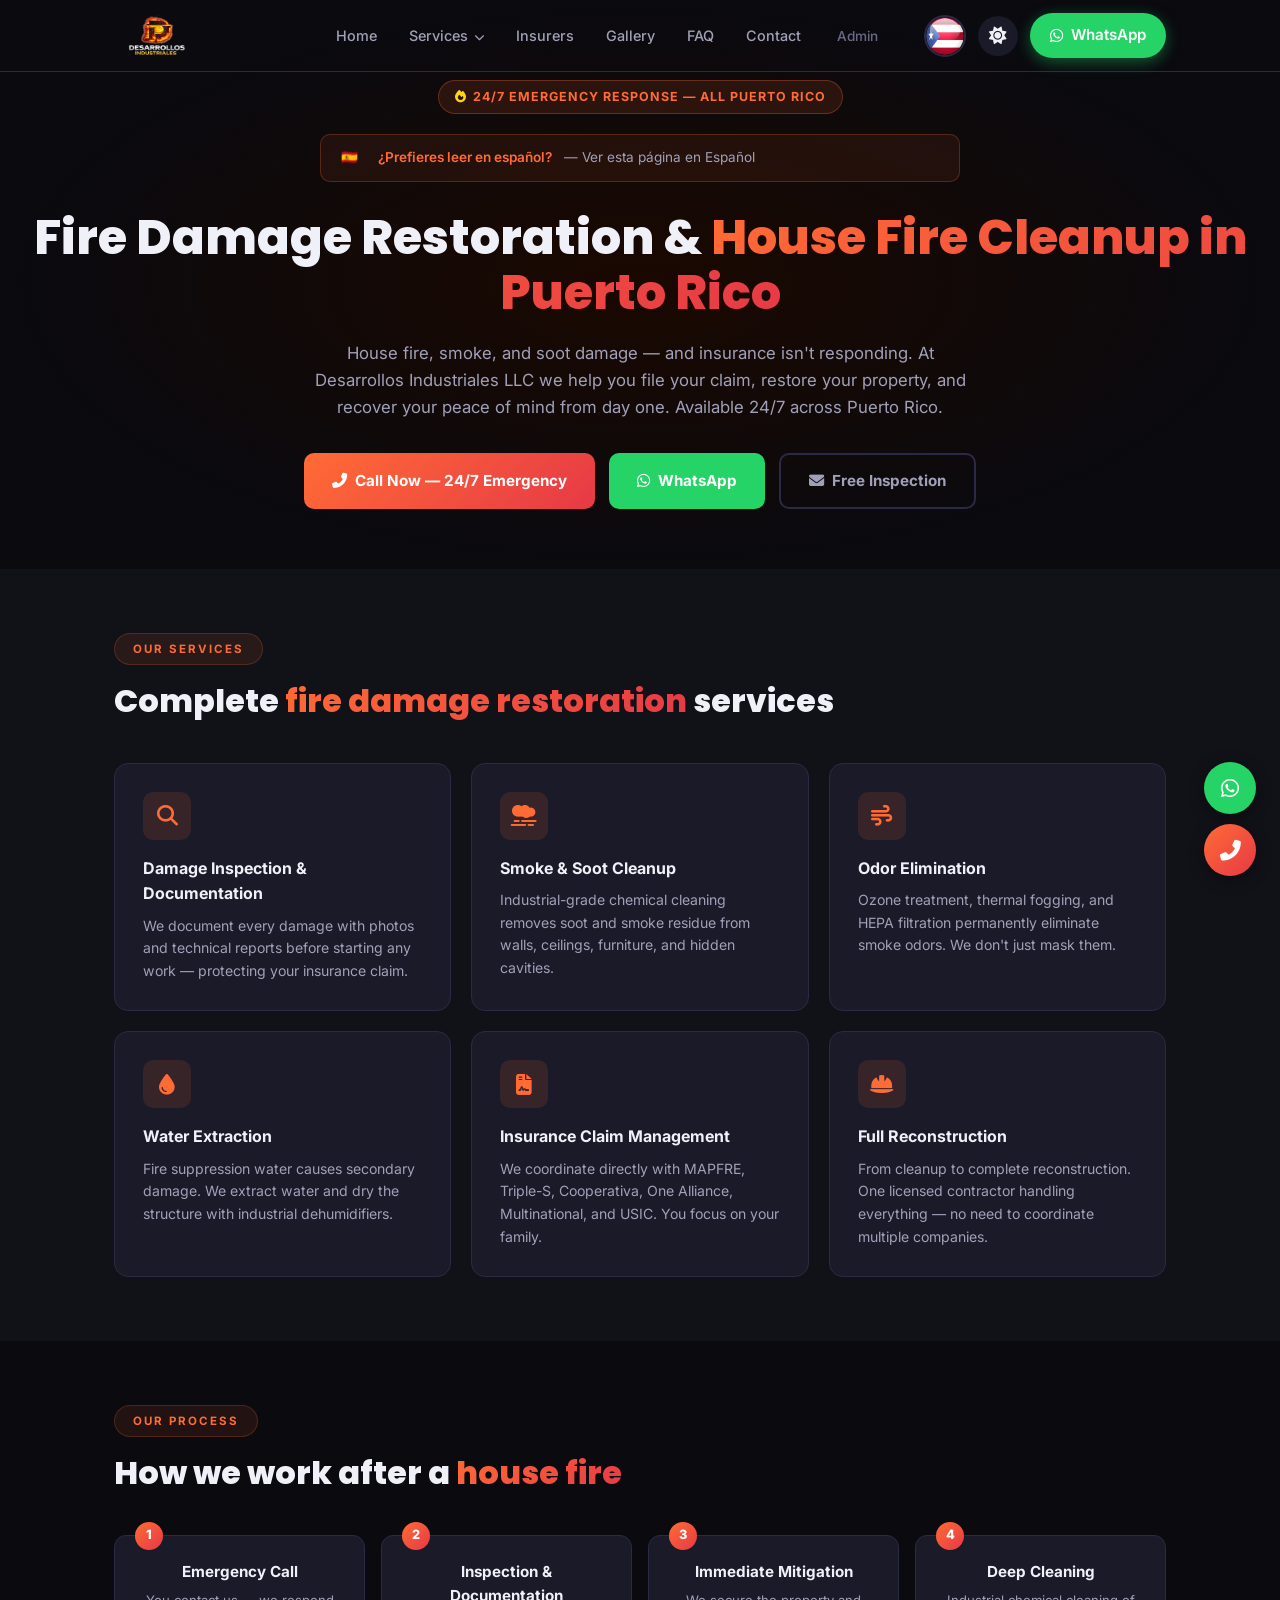
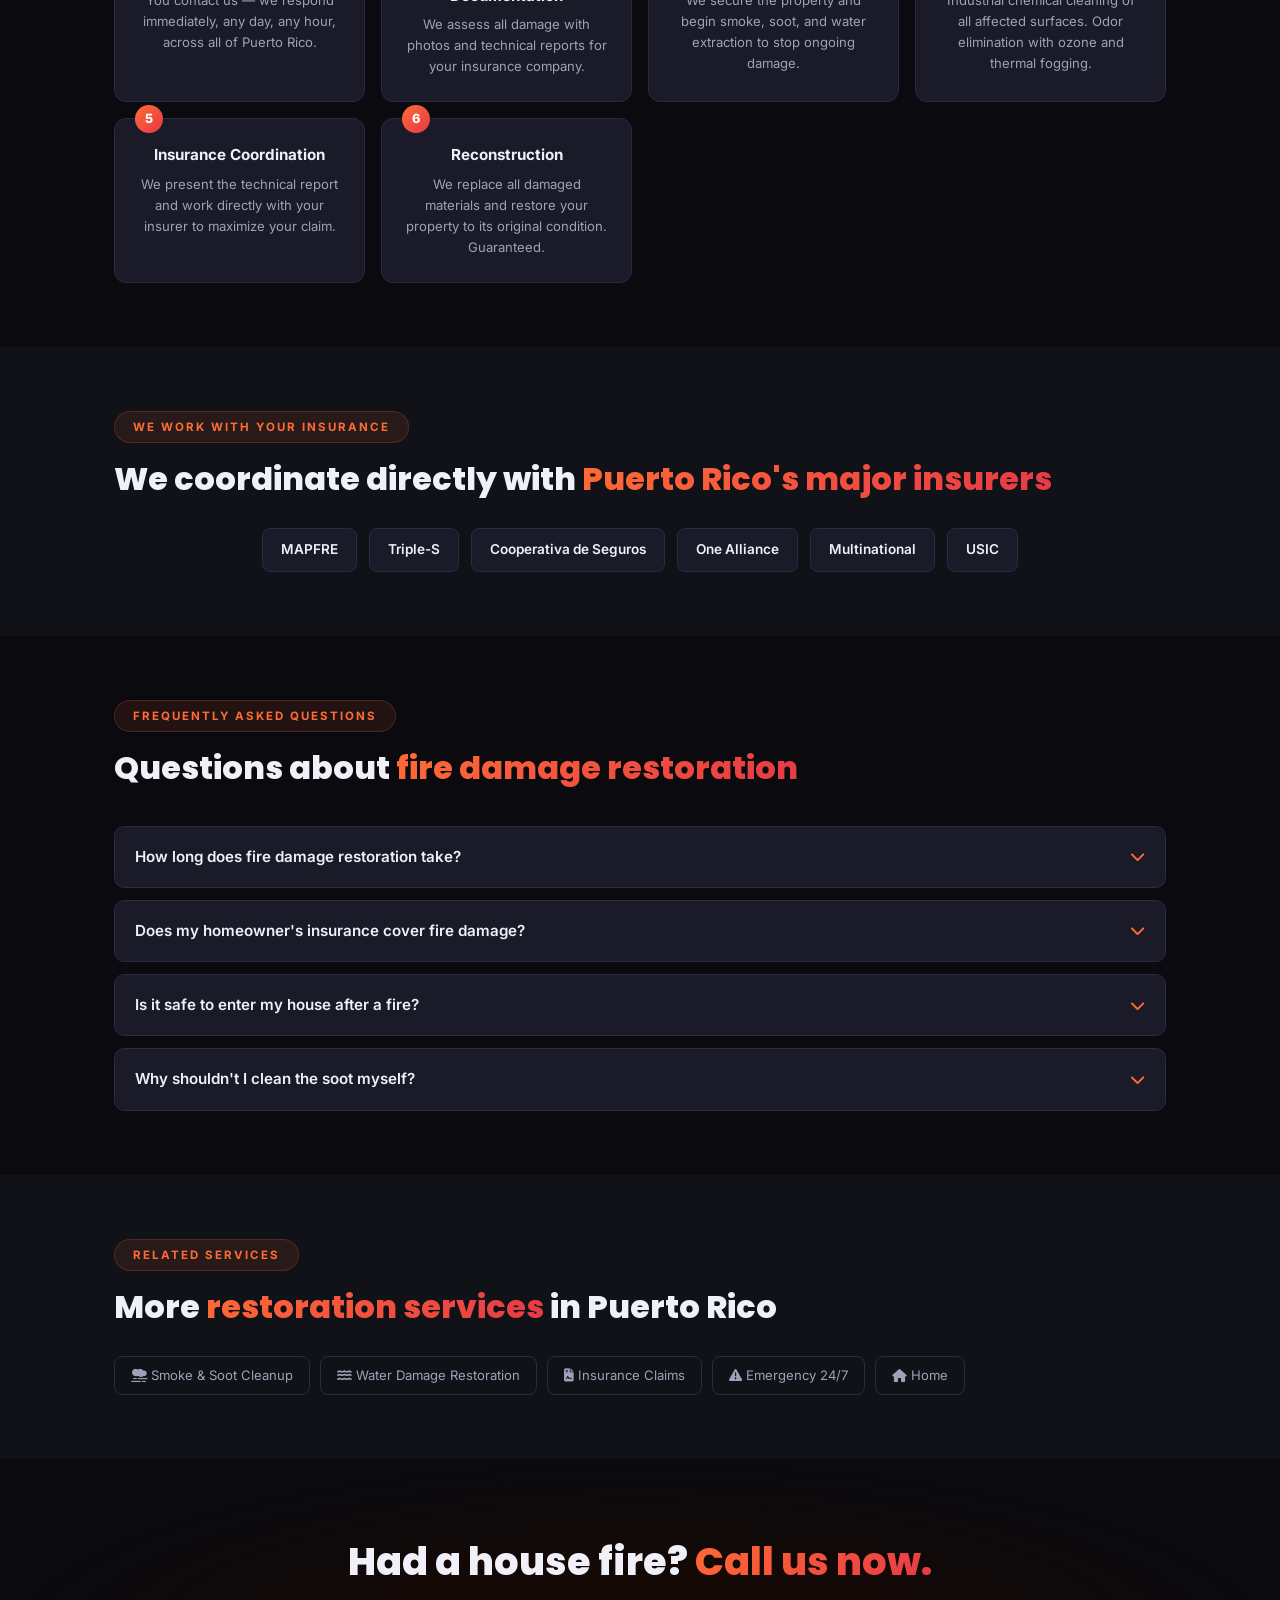
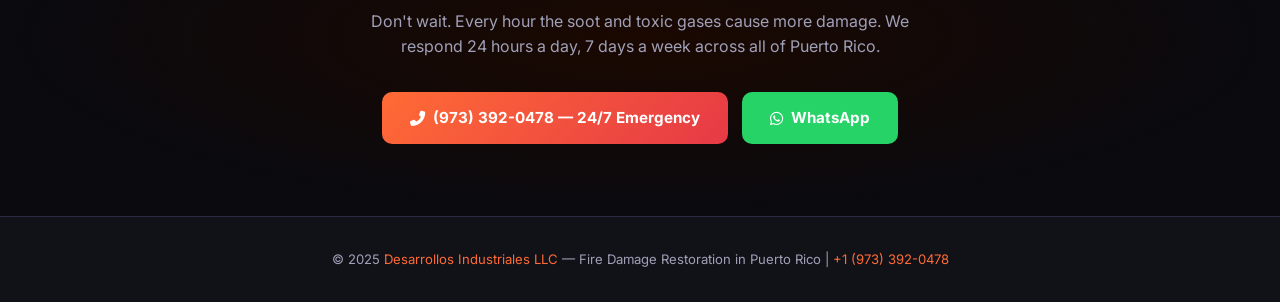
<file: fire-restoration-puerto-rico.html>
<!DOCTYPE html>
<html lang="en">
<head>
  <!-- Google tag (gtag.js) -->
  <script async src="https://www.googletagmanager.com/gtag/js?id=G-3Y1BDSZ83H"></script>
  <script>
    window.dataLayer = window.dataLayer || [];
    function gtag(){dataLayer.push(arguments);}
    gtag('js', new Date());
    gtag('config', 'G-3Y1BDSZ83H');
  </script>
  <script defer src="js/analytics.js"></script>


  <meta charset="UTF-8" />
  <meta name="viewport" content="width=device-width, initial-scale=1.0" />
  <meta name="robots" content="index, follow" />
  <title>Fire Damage Restoration in Puerto Rico | House Fire Cleanup 24/7 | Desarrollos Industriales</title>
  <meta name="description" content="Professional fire damage restoration in Puerto Rico. House fire cleanup, smoke and soot removal, odor elimination, full reconstruction. We work with your insurance. Available 24/7." />
  <link rel="canonical" href="https://www.desarrollosindustrialespr.com/fire-restoration-puerto-rico.html" />
  <link rel="alternate" hreflang="es" href="https://www.desarrollosindustrialespr.com/restauracion-incendios-puerto-rico.html" />
  <link rel="alternate" hreflang="en" href="https://www.desarrollosindustrialespr.com/fire-restoration-puerto-rico.html" />
  <link rel="alternate" hreflang="x-default" href="https://www.desarrollosindustrialespr.com/restauracion-incendios-puerto-rico.html" />
  <meta property="og:type" content="website" />
  <meta property="og:title" content="Fire Damage Restoration in Puerto Rico | House Fire Cleanup | Desarrollos Industriales" />
  <meta property="og:description" content="House fire? Professional fire damage restoration in Puerto Rico. Smoke cleanup, soot removal, reconstruction. We work directly with your insurance. 24/7." />
  <meta property="og:url" content="https://www.desarrollosindustrialespr.com/fire-restoration-puerto-rico.html" />
  <meta property="og:image" content="https://www.desarrollosindustrialespr.com/images/logoTacoma.png" />
  <meta property="og:locale" content="en_US" />
  <meta property="og:site_name" content="Desarrollos Industriales LLC" />
  <meta name="twitter:card" content="summary_large_image" />
  <meta name="twitter:title" content="Fire Damage Restoration in Puerto Rico | House Fire Cleanup 24/7" />
  <meta name="twitter:description" content="House fire in Puerto Rico? We respond 24/7. Smoke cleanup, soot removal, insurance coordination, and full reconstruction. Call or WhatsApp now." />
  <meta name="twitter:image" content="https://www.desarrollosindustrialespr.com/images/logoTacoma.png" />
  <link rel="icon" href="images/favicon.ico" type="image/x-icon" />
  <link href="https://fonts.googleapis.com/css2?family=Inter:wght@300;400;500;600;700;800;900&family=Poppins:wght@600;700;800;900&display=swap" rel="stylesheet" />
  <link rel="stylesheet" href="https://cdnjs.cloudflare.com/ajax/libs/font-awesome/6.5.0/css/all.min.css" />
  <link rel="stylesheet" href="css/style.css" />
  <script type="application/ld+json">
  {"@context":"https://schema.org","@graph":[
    {"@type":"LocalBusiness","name":"Desarrollos Industriales LLC","telephone":"+1-973-392-0478","url":"https://www.desarrollosindustrialespr.com","address":{"@type":"PostalAddress","addressRegion":"PR","addressCountry":"US"},"openingHours":"Mo-Su 00:00-24:00","priceRange":"$$","areaServed":{"@type":"State","name":"Puerto Rico"}},
    {"@type":"Service","name":"Fire Damage Restoration in Puerto Rico","provider":{"@type":"LocalBusiness","name":"Desarrollos Industriales LLC"},"areaServed":"Puerto Rico","description":"Complete fire damage restoration: house fire cleanup, smoke and soot removal, odor elimination, reconstruction, and insurance claim management."},
    {"@type":"FAQPage","mainEntity":[
      {"@type":"Question","name":"How long does fire damage restoration take?","acceptedAnswer":{"@type":"Answer","text":"It depends on the extent of the damage. Minor damage can be resolved in days; structural damage may take several weeks. We begin the evaluation the same day you contact us."}},
      {"@type":"Question","name":"Does insurance cover fire damage restoration?","acceptedAnswer":{"@type":"Answer","text":"In most cases, yes. Your homeowner's policy covers fire, smoke, and soot damage. We document the damage and work directly with your insurance company."}},
      {"@type":"Question","name":"Is it safe to enter my house after a fire?","acceptedAnswer":{"@type":"Answer","text":"No. Soot, toxic gases, and compromised structures pose serious risks. Do not enter without fire department authorization and proper protective equipment. Call us first."}},
      {"@type":"Question","name":"Why shouldn't I clean the soot myself?","acceptedAnswer":{"@type":"Answer","text":"Cleaning before documenting the damage may jeopardize your insurance claim. Incorrect products can also permanently set soot into surfaces. Document first, then let professionals clean."}}
    ]}
  ]}
  </script>
  <style>
    :root{--orange:#ff6b35;--red:#e63946;--bg:#0a0a0f;--bg2:#111118;--card:#1a1a28;--border:#2a2a45;--text:#f0f0f8;--text2:#a0a0b8;}
    *,*::before,*::after{box-sizing:border-box;margin:0;padding:0;}
    body{font-family:'Inter',sans-serif;background:var(--bg);color:var(--text);line-height:1.6;}
    a{color:inherit;text-decoration:none;}
    .lp-hero{padding:80px 24px 60px;text-align:center;background:radial-gradient(ellipse at center,#1a0800 0%,var(--bg) 70%);}
    .lp-hero .badge{display:inline-flex;align-items:center;gap:6px;background:rgba(255,107,53,.12);border:1px solid rgba(255,107,53,.3);color:var(--orange);padding:6px 16px;border-radius:50px;font-size:.78rem;font-weight:700;letter-spacing:1px;text-transform:uppercase;margin-bottom:20px;}
    .lp-hero h1{font-family:'Poppins',sans-serif;font-size:clamp(1.8rem,4vw,3rem);font-weight:800;line-height:1.15;margin-bottom:20px;}
    .lp-hero h1 span{background:linear-gradient(135deg,#ff6b35,#e63946);-webkit-background-clip:text;-webkit-text-fill-color:transparent;background-clip:text;}
    .lp-hero p{font-size:1.05rem;color:var(--text2);max-width:680px;margin:0 auto 32px;}
    .cta-group{display:flex;gap:14px;justify-content:center;flex-wrap:wrap;}
    .cta-group a{padding:14px 28px;border-radius:10px;font-weight:700;font-size:.95rem;display:flex;align-items:center;gap:8px;}
    .cta-primary{background:linear-gradient(135deg,#ff6b35,#e63946);color:#fff;}
    .cta-green{background:#25d366;color:#fff;}
    .cta-ghost{border:2px solid var(--border);color:var(--text2);}
    .container{max-width:1100px;margin:0 auto;padding:0 24px;}
    .section{padding:64px 0;}
    .section-dark{background:var(--bg2);}
    .section-label{display:inline-block;font-size:.72rem;font-weight:700;letter-spacing:2px;text-transform:uppercase;color:var(--orange);margin-bottom:10px;}
    .section h2{font-family:'Poppins',sans-serif;font-size:clamp(1.4rem,3vw,2rem);font-weight:800;margin-bottom:16px;}
    .section h2 span{background:linear-gradient(135deg,#ff6b35,#e63946);-webkit-background-clip:text;-webkit-text-fill-color:transparent;background-clip:text;}
    .section p{color:var(--text2);font-size:.95rem;max-width:740px;}
    .grid-3{display:grid;grid-template-columns:repeat(auto-fit,minmax(280px,1fr));gap:20px;margin-top:36px;}
    .card{background:var(--card);border:1px solid var(--border);border-radius:14px;padding:28px;}
    .card-icon{width:48px;height:48px;border-radius:10px;background:rgba(255,107,53,.12);display:flex;align-items:center;justify-content:center;font-size:1.3rem;color:var(--orange);margin-bottom:16px;}
    .card h3{font-size:1rem;font-weight:700;margin-bottom:8px;}
    .card p{font-size:.88rem;color:var(--text2);line-height:1.6;}
    .process-steps{display:grid;grid-template-columns:repeat(auto-fit,minmax(200px,1fr));gap:16px;margin-top:36px;counter-reset:steps;}
    .step{background:var(--card);border:1px solid var(--border);border-radius:12px;padding:24px;position:relative;counter-increment:steps;}
    .step::before{content:counter(steps);position:absolute;top:-14px;left:20px;background:linear-gradient(135deg,#ff6b35,#e63946);color:#fff;width:28px;height:28px;border-radius:50%;display:flex;align-items:center;justify-content:center;font-size:.8rem;font-weight:800;}
    .step h4{font-size:.95rem;font-weight:700;margin-bottom:6px;}
    .step p{font-size:.82rem;color:var(--text2);}
    .faq-list{margin-top:32px;display:flex;flex-direction:column;gap:12px;}
    .faq-item{background:var(--card);border:1px solid var(--border);border-radius:10px;overflow:hidden;}
    .faq-q{padding:18px 20px;font-weight:600;cursor:pointer;display:flex;justify-content:space-between;align-items:center;font-size:.95rem;}
    .faq-q i{transition:transform .3s;color:var(--orange);}
    .faq-a{display:none;padding:0 20px 18px;color:var(--text2);font-size:.88rem;line-height:1.7;}
    .faq-item.open .faq-a{display:block;}
    .faq-item.open .faq-q i{transform:rotate(180deg);}
    .insurers-grid{display:flex;flex-wrap:wrap;gap:12px;margin-top:24px;}
    .insurer-tag{background:var(--card);border:1px solid var(--border);border-radius:8px;padding:10px 18px;font-size:.85rem;font-weight:600;}
    .cta-banner{background:radial-gradient(ellipse at center,#1a0800 0%,var(--bg) 70%);padding:72px 24px;text-align:center;}
    .cta-banner h2{font-family:'Poppins',sans-serif;font-size:clamp(1.5rem,3.5vw,2.4rem);font-weight:800;margin-bottom:16px;}
    .cta-banner p{color:var(--text2);max-width:600px;margin:0 auto 32px;}
    .lp-footer{background:var(--bg2);border-top:1px solid var(--border);padding:32px 24px;text-align:center;color:var(--text2);font-size:.82rem;}
    .lp-footer a{color:var(--orange);}
    .float-btns{position:fixed;bottom:24px;right:24px;display:flex;flex-direction:column;gap:10px;z-index:999;}
    .float-btn{width:52px;height:52px;border-radius:50%;display:flex;align-items:center;justify-content:center;font-size:1.3rem;color:#fff;box-shadow:0 4px 16px rgba(0,0,0,.4);}
    .float-call{background:linear-gradient(135deg,#ff6b35,#e63946);}
    .float-wa{background:#25d366;}
    .internal-links{display:flex;flex-wrap:wrap;gap:10px;margin-top:24px;}
    .internal-links a{border:1px solid var(--border);border-radius:8px;padding:8px 16px;font-size:.82rem;color:var(--text2);transition:all .2s;}
    .internal-links a:hover{border-color:var(--orange);color:var(--orange);}
    .lang-banner{background:rgba(255,107,53,.08);border:1px solid rgba(255,107,53,.25);border-radius:10px;padding:12px 20px;display:flex;align-items:center;gap:12px;max-width:640px;margin:0 auto 28px;font-size:.85rem;color:var(--text2);}
    .lang-banner a{color:var(--orange);font-weight:600;}
    @media(max-width:600px){.cta-group{flex-direction:column;}.cta-group a{justify-content:center;}}
  </style>
</head>
<body>

<!-- ===== HEADER ===== -->
<header class="header" id="header">
  <nav class="nav container">
    <a href="index.html" class="nav-logo"><img src="logo3.png" alt="D Industriales Logo" class="logo-img" /></a>
    <ul class="nav-menu" id="navMenu">
      <li><a href="index.html" class="nav-link"><i class="fas fa-home"></i> <span>Home</span></a></li>
      <li class="has-dropdown">
        <a href="index.html#servicios" class="nav-link nav-dropdown-toggle"><i class="fas fa-fire-extinguisher"></i> <span>Services</span> <i class="fas fa-chevron-down nav-chevron"></i></a>
        <ul class="nav-dropdown">
          <li><a href="fire-restoration-puerto-rico.html"><i class="fas fa-fire"></i> Fire Damage Restoration</a></li>
          <li><a href="smoke-cleaning-puerto-rico.html"><i class="fas fa-smog"></i> Smoke & Soot Cleanup</a></li>
          <li><a href="water-damage-restoration-puerto-rico.html"><i class="fas fa-water"></i> Water Damage Restoration</a></li>
          <li><a href="fire-insurance-claim-puerto-rico.html"><i class="fas fa-file-contract"></i> Insurance Claims</a></li>
          <li><a href="emergency-fire-flood-puerto-rico.html"><i class="fas fa-exclamation-triangle"></i> Emergency 24/7</a></li>
        </ul>
      </li>
      <li><a href="index.html#aseguradoras" class="nav-link"><i class="fas fa-shield-alt"></i> <span>Insurers</span></a></li>
      <li><a href="index.html#galeria" class="nav-link"><i class="fas fa-images"></i> <span>Gallery</span></a></li>
      <li><a href="index.html#faq" class="nav-link"><i class="fas fa-question-circle"></i> <span>FAQ</span></a></li>
      <li><a href="index.html#contacto" class="nav-link"><i class="fas fa-envelope"></i> <span>Contact</span></a></li>
      <li><a href="https://wa.me/19733920478?text=Hello%2C%20I%20need%20help." class="nav-link nav-whatsapp-mobile" target="_blank" rel="noopener"><i class="fab fa-whatsapp"></i> <span>WhatsApp</span></a></li>
      <li><a href="admin/index.html" class="nav-link nav-admin"><i class="fas fa-lock"></i> Admin</a></li>
    </ul>
    <div class="nav-actions">
      <a href="restauracion-incendios-puerto-rico.html" class="lang-toggle" aria-label="Cambiar a Español" title="Ver en Español">
        <img src="images/pr.png" alt="Español" class="lang-flag-img" width="42" height="42" />
      </a>
      <button class="theme-toggle" id="themeToggle" aria-label="Toggle theme"><i class="fas fa-sun" id="themeIcon"></i></button>
      <a href="https://wa.me/19733920478?text=Hello%2C%20I%20need%20help." class="btn btn-whatsapp" target="_blank" rel="noopener"><i class="fab fa-whatsapp"></i> WhatsApp</a>
      <button class="hamburger" id="hamburger" aria-label="Menu"><span></span><span></span><span></span></button>
    </div>
  </nav>
</header>

<!-- HERO -->
<section class="lp-hero">
  <div class="badge"><i class="fas fa-fire"></i> 24/7 Emergency Response — All Puerto Rico</div>
  <div class="lang-banner">🇪🇸 &nbsp;<a href="restauracion-incendios-puerto-rico.html">¿Prefieres leer en español?</a> — Ver esta página en Español</div>
  <h1>Fire Damage Restoration &amp; <span>House Fire Cleanup in Puerto Rico</span></h1>
  <p>House fire, smoke, and soot damage — and insurance isn't responding. At Desarrollos Industriales LLC we help you file your claim, restore your property, and recover your peace of mind from day one. Available 24/7 across Puerto Rico.</p>
  <div class="cta-group">
    <a href="tel:+19733920478" class="cta-primary"><i class="fas fa-phone-alt"></i> Call Now — 24/7 Emergency</a>
    <a href="https://wa.me/19733920478?text=Hello%2C%20I%20need%20help%20with%20fire%20damage%20restoration" class="cta-green" target="_blank" rel="noopener"><i class="fab fa-whatsapp"></i> WhatsApp</a>
    <a href="index.html#contacto" class="cta-ghost"><i class="fas fa-envelope"></i> Free Inspection</a>
  </div>
</section>

<!-- SERVICES -->
<section class="section section-dark">
  <div class="container">
    <div class="section-label">Our Services</div>
    <h2>Complete <span>fire damage restoration</span> services</h2>
    <div class="grid-3">
      <div class="card"><div class="card-icon"><i class="fas fa-search"></i></div><h3>Damage Inspection &amp; Documentation</h3><p>We document every damage with photos and technical reports before starting any work — protecting your insurance claim.</p></div>
      <div class="card"><div class="card-icon"><i class="fas fa-smog"></i></div><h3>Smoke &amp; Soot Cleanup</h3><p>Industrial-grade chemical cleaning removes soot and smoke residue from walls, ceilings, furniture, and hidden cavities.</p></div>
      <div class="card"><div class="card-icon"><i class="fas fa-wind"></i></div><h3>Odor Elimination</h3><p>Ozone treatment, thermal fogging, and HEPA filtration permanently eliminate smoke odors. We don't just mask them.</p></div>
      <div class="card"><div class="card-icon"><i class="fas fa-tint"></i></div><h3>Water Extraction</h3><p>Fire suppression water causes secondary damage. We extract water and dry the structure with industrial dehumidifiers.</p></div>
      <div class="card"><div class="card-icon"><i class="fas fa-file-contract"></i></div><h3>Insurance Claim Management</h3><p>We coordinate directly with MAPFRE, Triple-S, Cooperativa, One Alliance, Multinational, and USIC. You focus on your family.</p></div>
      <div class="card"><div class="card-icon orange"><i class="fas fa-hard-hat"></i></div><h3>Full Reconstruction</h3><p>From cleanup to complete reconstruction. One licensed contractor handling everything — no need to coordinate multiple companies.</p></div>
    </div>
  </div>
</section>

<!-- PROCESS -->
<section class="section">
  <div class="container">
    <div class="section-label">Our Process</div>
    <h2>How we work after a <span>house fire</span></h2>
    <div class="process-steps">
      <div class="step"><h4>Emergency Call</h4><p>You contact us — we respond immediately, any day, any hour, across all of Puerto Rico.</p></div>
      <div class="step"><h4>Inspection &amp; Documentation</h4><p>We assess all damage with photos and technical reports for your insurance company.</p></div>
      <div class="step"><h4>Immediate Mitigation</h4><p>We secure the property and begin smoke, soot, and water extraction to stop ongoing damage.</p></div>
      <div class="step"><h4>Deep Cleaning</h4><p>Industrial chemical cleaning of all affected surfaces. Odor elimination with ozone and thermal fogging.</p></div>
      <div class="step"><h4>Insurance Coordination</h4><p>We present the technical report and work directly with your insurer to maximize your claim.</p></div>
      <div class="step"><h4>Reconstruction</h4><p>We replace all damaged materials and restore your property to its original condition. Guaranteed.</p></div>
    </div>
  </div>
</section>

<!-- INSURERS -->
<section class="section section-dark">
  <div class="container">
    <div class="section-label">We Work With Your Insurance</div>
    <h2>We coordinate directly with <span>Puerto Rico's major insurers</span></h2>
    <div class="insurers-grid">
      <div class="insurer-tag">MAPFRE</div><div class="insurer-tag">Triple-S</div><div class="insurer-tag">Cooperativa de Seguros</div>
      <div class="insurer-tag">One Alliance</div><div class="insurer-tag">Multinational</div><div class="insurer-tag">USIC</div>
    </div>
  </div>
</section>

<!-- FAQ -->
<section class="section">
  <div class="container">
    <div class="section-label">Frequently Asked Questions</div>
    <h2>Questions about <span>fire damage restoration</span></h2>
    <div class="faq-list">
      <div class="faq-item"><div class="faq-q">How long does fire damage restoration take? <i class="fas fa-chevron-down"></i></div><div class="faq-a">It depends on the extent of the damage. Minor damage can be resolved in days; structural damage may take several weeks. We begin the evaluation the same day you call us and give you a realistic estimate from the start.</div></div>
      <div class="faq-item"><div class="faq-q">Does my homeowner's insurance cover fire damage? <i class="fas fa-chevron-down"></i></div><div class="faq-a">In most cases, yes. Standard homeowner's policies in Puerto Rico cover fire damage, smoke, soot, and water used to extinguish the fire. We review your policy with you during the free inspection.</div></div>
      <div class="faq-item"><div class="faq-q">Is it safe to enter my house after a fire? <i class="fas fa-chevron-down"></i></div><div class="faq-a">No. Soot particles, toxic gases, and structurally compromised areas pose serious risks. Do not enter without authorization from firefighters and without proper protective equipment. Call us first — we'll handle the safe assessment.</div></div>
      <div class="faq-item"><div class="faq-q">Why shouldn't I clean the soot myself? <i class="fas fa-chevron-down"></i></div><div class="faq-a">Cleaning before documenting the damage may jeopardize your insurance claim — adjusters may argue the damage was minor. Also, using incorrect products can permanently set soot into surfaces. Document first, then let professionals handle the cleanup.</div></div>
    </div>
  </div>
</section>

<!-- RELATED SERVICES -->
<section class="section section-dark">
  <div class="container">
    <div class="section-label">Related Services</div>
    <h2>More <span>restoration services</span> in Puerto Rico</h2>
    <div class="internal-links">
      <a href="smoke-cleaning-puerto-rico.html"><i class="fas fa-smog"></i> Smoke &amp; Soot Cleanup</a>
      <a href="water-damage-restoration-puerto-rico.html"><i class="fas fa-water"></i> Water Damage Restoration</a>
      <a href="fire-insurance-claim-puerto-rico.html"><i class="fas fa-file-contract"></i> Insurance Claims</a>
      <a href="emergency-fire-flood-puerto-rico.html"><i class="fas fa-exclamation-triangle"></i> Emergency 24/7</a>
      <a href="index.html"><i class="fas fa-home"></i> Home</a>
    </div>
  </div>
</section>

<section class="cta-banner">
  <div class="container">
    <h2>Had a house fire? <span style="background:linear-gradient(135deg,#ff6b35,#e63946);-webkit-background-clip:text;-webkit-text-fill-color:transparent;background-clip:text;">Call us now.</span></h2>
    <p>Don't wait. Every hour the soot and toxic gases cause more damage. We respond 24 hours a day, 7 days a week across all of Puerto Rico.</p>
    <div class="cta-group">
      <a href="tel:+19733920478" class="cta-primary"><i class="fas fa-phone-alt"></i> (973) 392-0478 — 24/7 Emergency</a>
      <a href="https://wa.me/19733920478?text=I%20had%20a%20house%20fire%20and%20need%20help" class="cta-green" target="_blank" rel="noopener"><i class="fab fa-whatsapp"></i> WhatsApp</a>
    </div>
  </div>
</section>

<footer class="lp-footer">
  <p>&copy; 2025 <a href="index.html">Desarrollos Industriales LLC</a> — Fire Damage Restoration in Puerto Rico | <a href="tel:+19733920478">+1 (973) 392-0478</a></p>
</footer>
<div class="float-btns">
  <a href="https://wa.me/19733920478?text=I%20need%20help%20with%20fire%20damage%20restoration" class="float-btn float-wa" target="_blank" rel="noopener" aria-label="WhatsApp"><i class="fab fa-whatsapp"></i></a>
  <a href="tel:+19733920478" class="float-btn float-call" aria-label="Call"><i class="fas fa-phone-alt"></i></a>
</div>
<script>
document.querySelectorAll('.faq-q').forEach(function(q){q.addEventListener('click',function(){var item=this.closest('.faq-item');document.querySelectorAll('.faq-item').forEach(function(i){if(i!==item)i.classList.remove('open');});item.classList.toggle('open');});});
(function(){
  var h=document.getElementById('hamburger'),m=document.getElementById('navMenu');
  function closeMenu(){m.classList.remove('open');h.classList.remove('active');document.body.style.overflow='';}
  function openMenu(){m.classList.add('open');h.classList.add('active');document.body.style.overflow='hidden';}
  h.addEventListener('click',function(){m.classList.contains('open')?closeMenu():openMenu();});
  document.querySelectorAll('.nav-link').forEach(function(l){l.addEventListener('click',closeMenu);});
  m.addEventListener('click',function(e){if(e.target===m)closeMenu();});
  document.addEventListener('keydown',function(e){if(e.key==='Escape'&&m.classList.contains('open'))closeMenu();});
  var hdr=document.getElementById('header');
  window.addEventListener('scroll',function(){hdr.classList.toggle('scrolled',window.scrollY>60);});
  var tt=document.getElementById('themeToggle'),ti=document.getElementById('themeIcon');
  var sv=localStorage.getItem('dindustriales-theme')||'dark';
  document.documentElement.setAttribute('data-theme',sv);
  ti.className=sv==='light'?'fas fa-moon':'fas fa-sun';
  tt.addEventListener('click',function(){var c=document.documentElement.getAttribute('data-theme'),n=c==='light'?'dark':'light';document.documentElement.setAttribute('data-theme',n);localStorage.setItem('dindustriales-theme',n);ti.className=n==='light'?'fas fa-moon':'fas fa-sun';});
})();
</script>
</body>
</html>
</file>
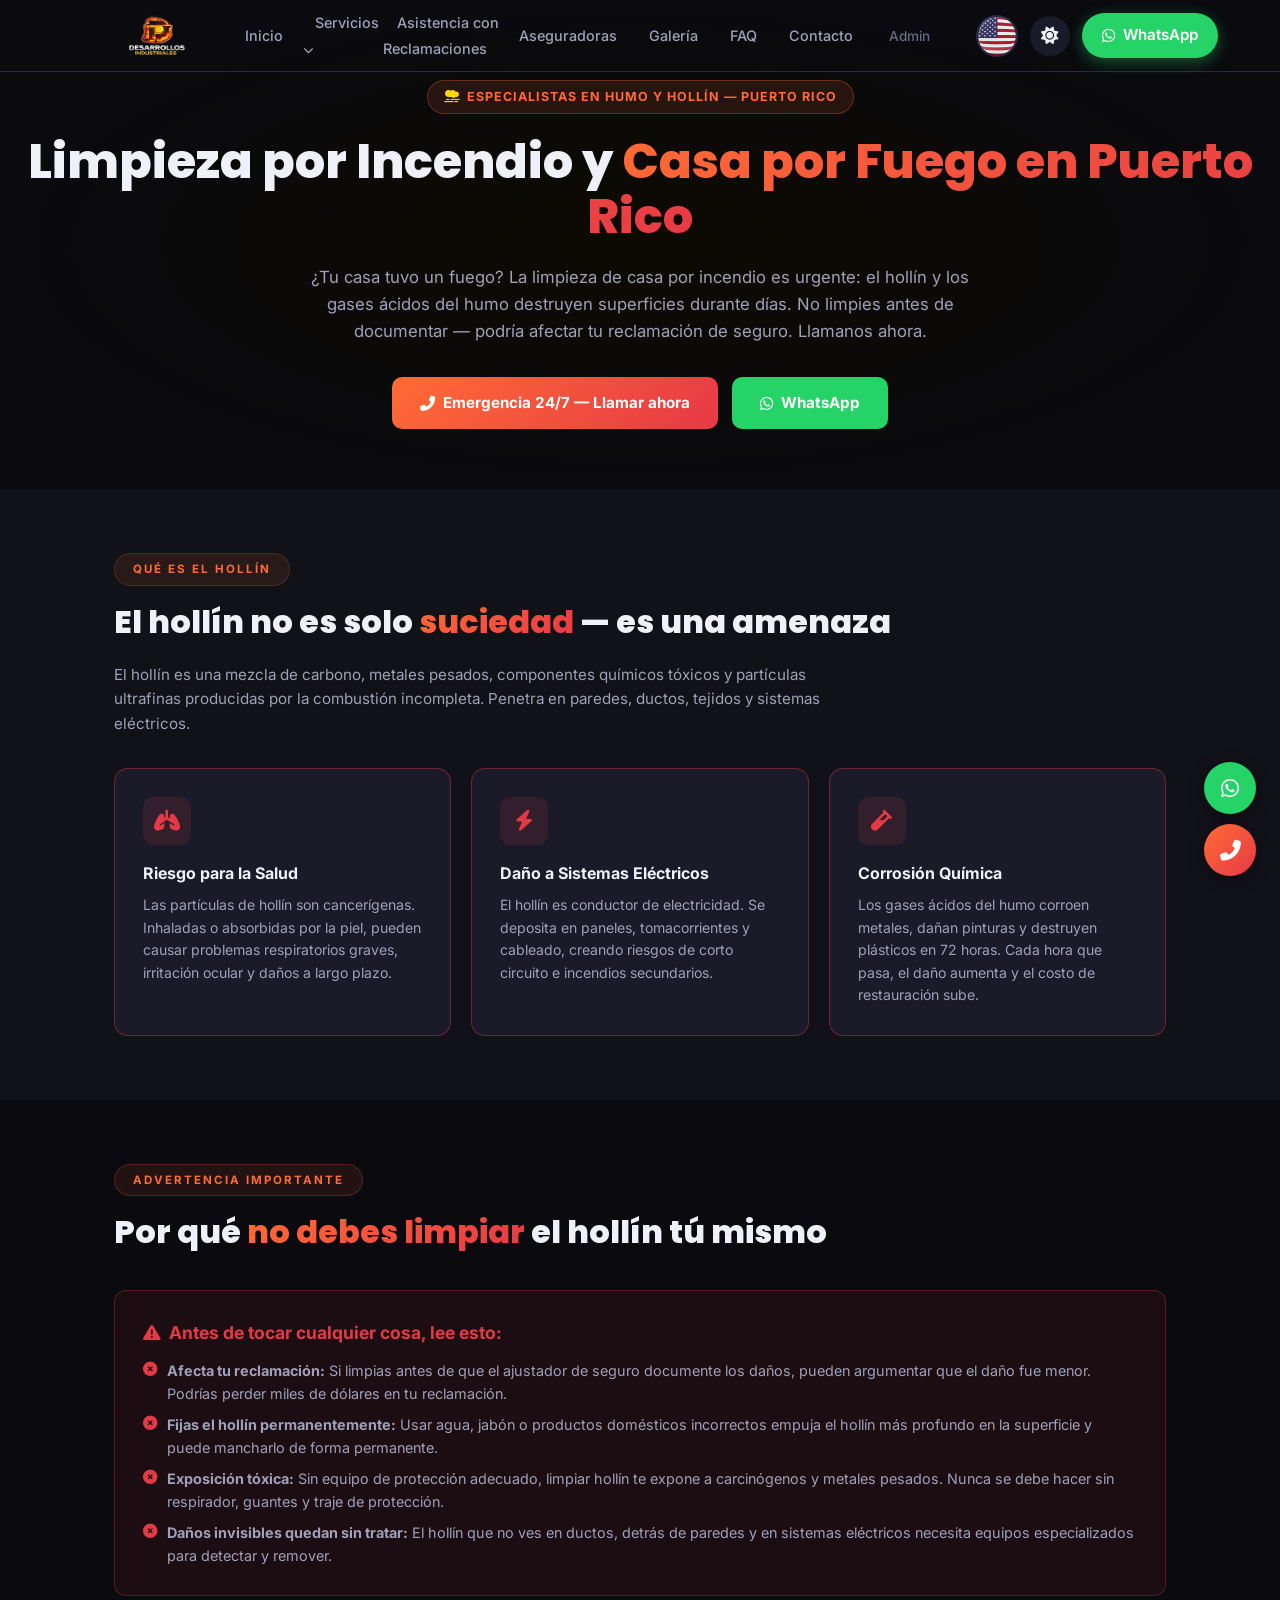
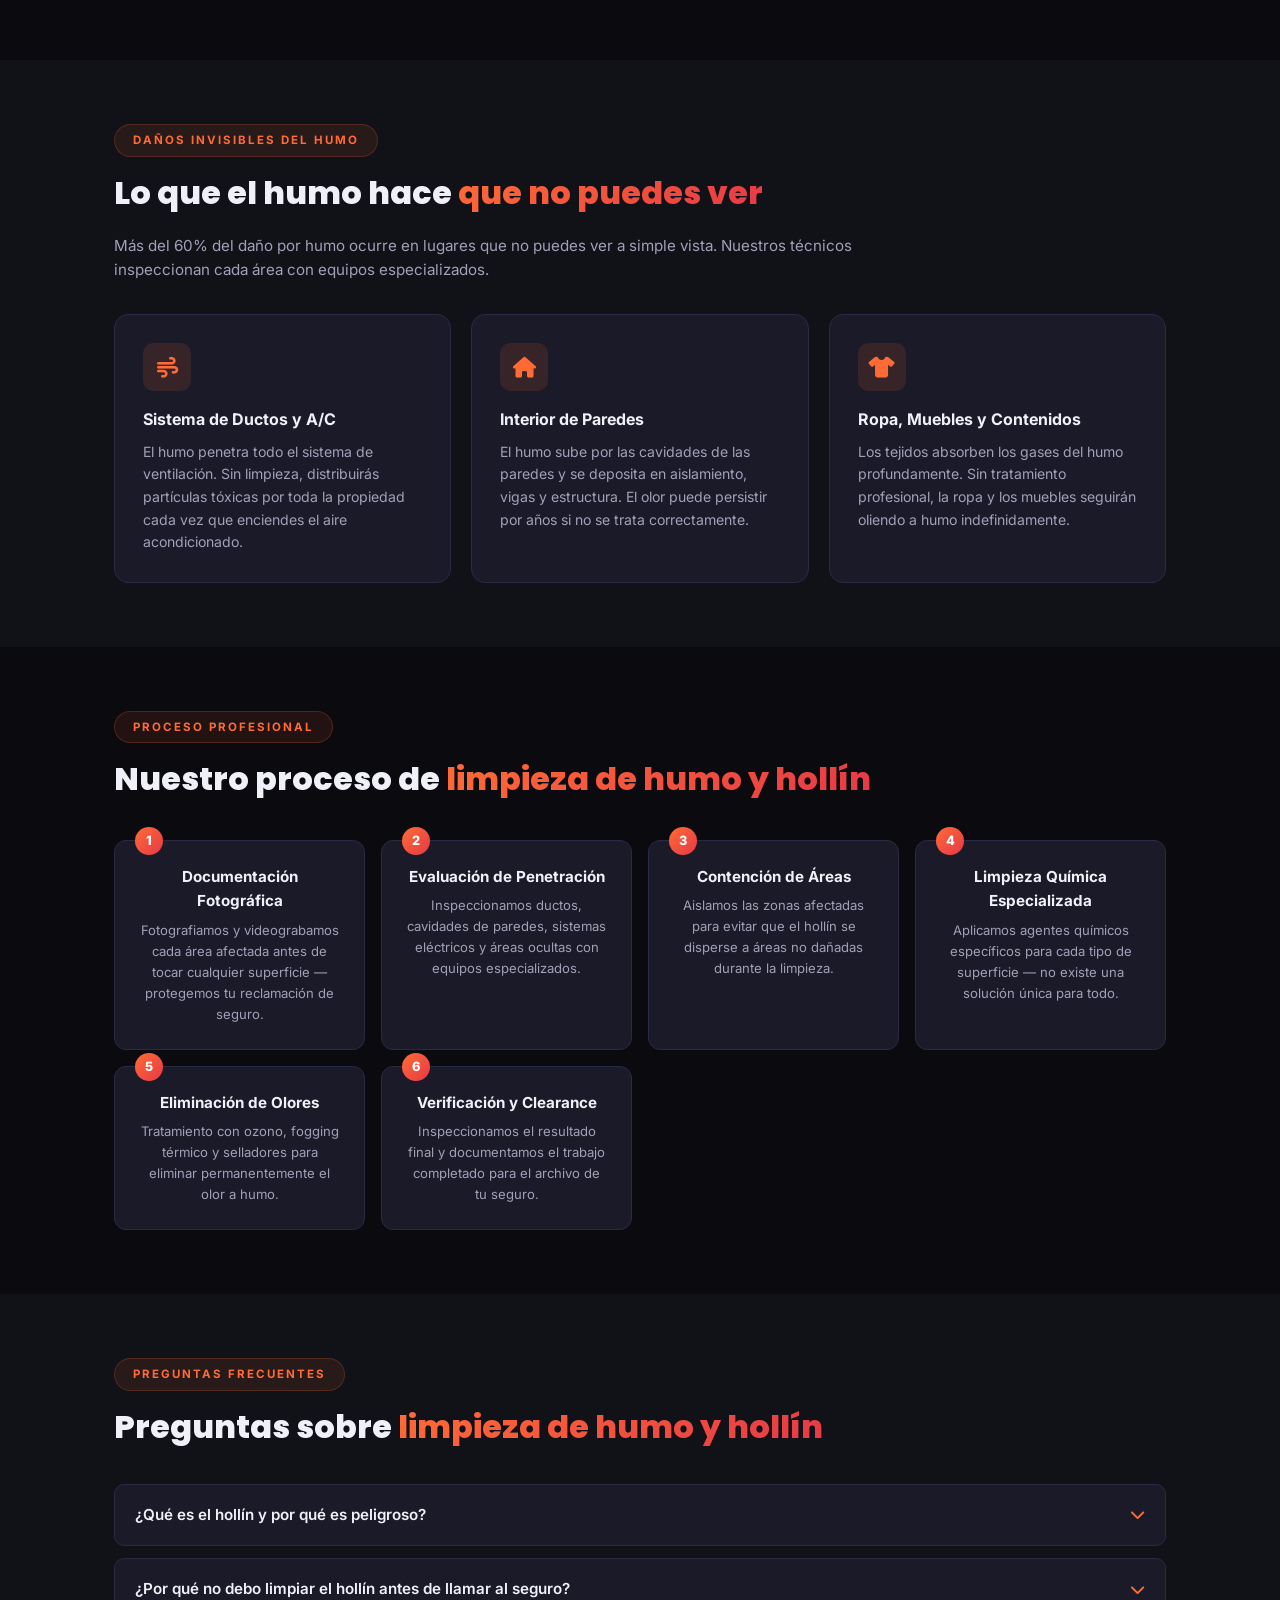
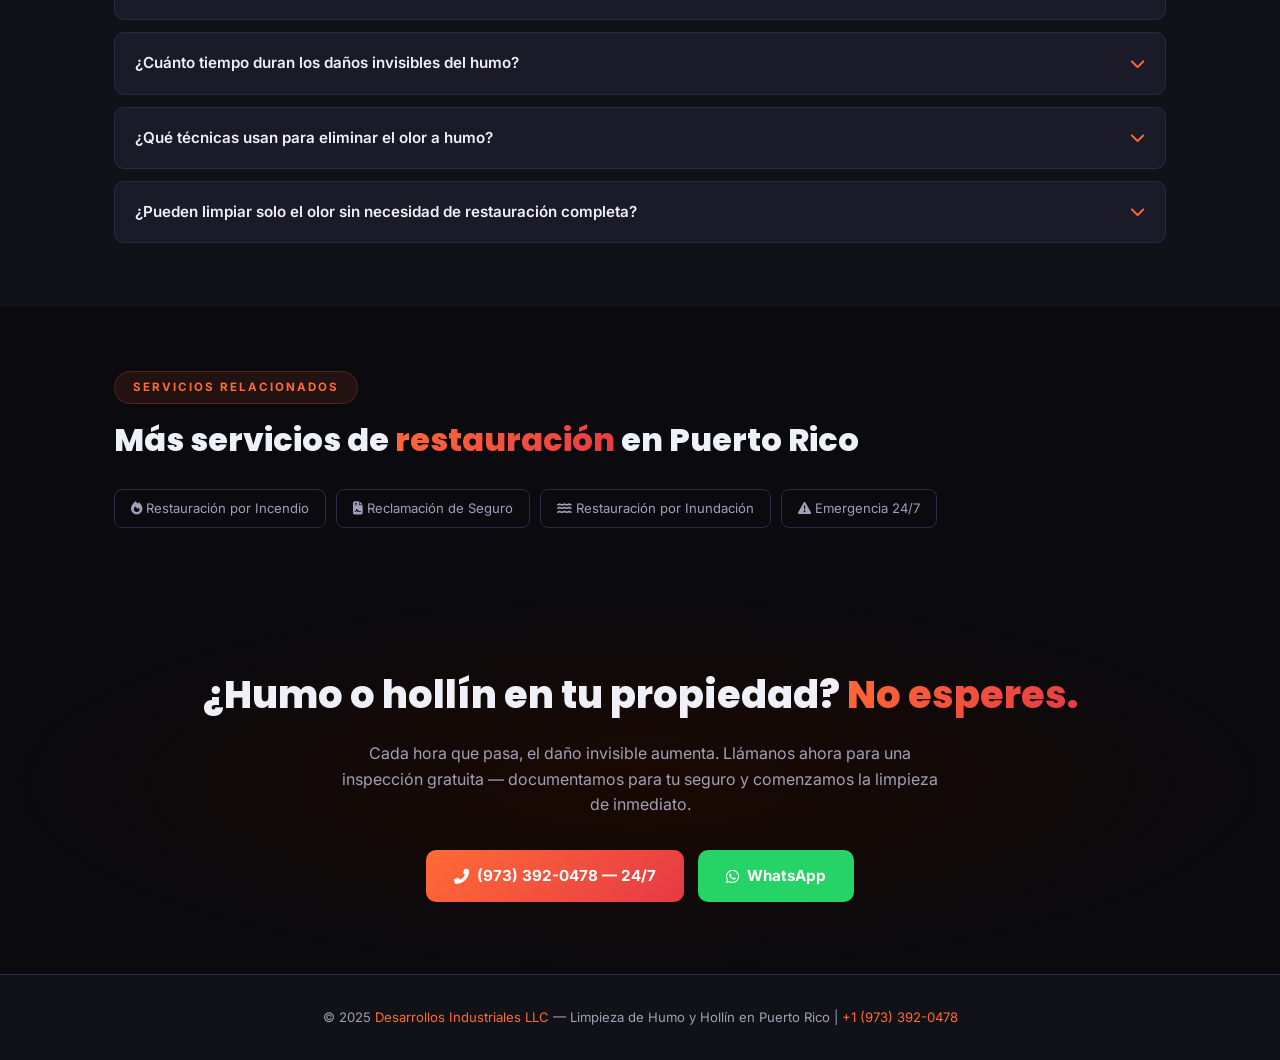
<file: limpieza-humo-hollin-puerto-rico.html>
<!DOCTYPE html>
<html lang="es">
<head>
  <!-- Google tag (gtag.js) -->
  <script async src="https://www.googletagmanager.com/gtag/js?id=G-3Y1BDSZ83H"></script>
  <script>
    window.dataLayer = window.dataLayer || [];
    function gtag(){dataLayer.push(arguments);}
    gtag('js', new Date());
    gtag('config', 'G-3Y1BDSZ83H');
  </script>
  <script defer src="js/analytics.js"></script>


  <meta charset="UTF-8" />
  <meta name="viewport" content="width=device-width, initial-scale=1.0" />
  <meta name="robots" content="index, follow" />
  <title>Limpieza por Incendio, Humo y Hollín en Puerto Rico | Casa por Fuego | 24/7</title>
  <meta name="description" content="Limpieza de casa por fuego, incendio o humo en Puerto Rico. Limpieza por incendio con equipos industriales, eliminación de hollín y olores, documentación para tu seguro. 24/7 toda la isla." />
  <link rel="canonical" href="https://www.desarrollosindustrialespr.com/limpieza-humo-hollin-puerto-rico.html" />
  <link rel="alternate" hreflang="es" href="https://www.desarrollosindustrialespr.com/limpieza-humo-hollin-puerto-rico.html" />
  <link rel="alternate" hreflang="en" href="https://www.desarrollosindustrialespr.com/smoke-cleaning-puerto-rico.html" />
  <link rel="alternate" hreflang="x-default" href="https://www.desarrollosindustrialespr.com/limpieza-humo-hollin-puerto-rico.html" />
  <meta property="og:type" content="website" />
  <meta property="og:title" content="Limpieza por Incendio y Casa por Fuego en Puerto Rico | Desarrollos Industriales LLC" />
  <meta property="og:description" content="Limpieza de casa por fuego o incendio en Puerto Rico. No limpies tú antes de documentar el daño — puede afectar tu seguro. Equipos industriales, resultados garantizados. 24/7." />
  <meta property="og:url" content="https://www.desarrollosindustrialespr.com/limpieza-humo-hollin-puerto-rico.html" />
  <meta property="og:image" content="https://www.desarrollosindustrialespr.com/images/logoTacoma.png" />
  <link rel="icon" href="images/favicon.ico" type="image/x-icon" />
  <link href="https://fonts.googleapis.com/css2?family=Inter:wght@300;400;500;600;700;800;900&family=Poppins:wght@600;700;800;900&display=swap" rel="stylesheet" />
  <link rel="stylesheet" href="https://cdnjs.cloudflare.com/ajax/libs/font-awesome/6.5.0/css/all.min.css" />
  <link rel="stylesheet" href="css/style.css" />
  <script type="application/ld+json">
  {"@context":"https://schema.org","@graph":[
    {"@type":"LocalBusiness","name":"Desarrollos Industriales LLC","telephone":"+1-973-392-0478","url":"https://www.desarrollosindustrialespr.com","address":{"@type":"PostalAddress","addressRegion":"PR","addressCountry":"US"},"openingHours":"Mo-Su 00:00-24:00","areaServed":{"@type":"State","name":"Puerto Rico"}},
    {"@type":"Service","name":"Limpieza de Humo y Hollín en Puerto Rico","provider":{"@type":"LocalBusiness","name":"Desarrollos Industriales LLC"},"areaServed":"Puerto Rico","description":"Limpieza especializada de humo y hollín con documentación fotográfica para reclamaciones de seguro. Equipos industriales, eliminación de olores permanente."},
    {"@type":"FAQPage","mainEntity":[
      {"@type":"Question","name":"¿Qué es el hollín y por qué es peligroso?","acceptedAnswer":{"@type":"Answer","text":"El hollín es la mezcla de carbono, químicos y partículas tóxicas que produce la combustión incompleta. Penetra en paredes, ductos y tejidos. Es corrosivo y puede causar problemas respiratorios graves si no se maneja correctamente."}},
      {"@type":"Question","name":"¿Por qué no debo limpiar el hollín yo mismo antes de llamar al seguro?","acceptedAnswer":{"@type":"Answer","text":"Si limpias antes de documentar los daños, el ajustador de seguro puede argumentar que el daño fue menor o inexistente. Además, usar productos incorrectos puede fijar permanentemente el hollín. Documenta primero, limpia después — con profesionales."}},
      {"@type":"Question","name":"¿Cuánto tiempo duran los daños invisibles del humo?","acceptedAnswer":{"@type":"Answer","text":"Los gases ácidos del humo continúan dañando metales, plásticos y pinturas por días o semanas después del incendio. El olor a humo puede permanecer por años si no se trata correctamente. La intervención rápida reduce significativamente el costo total."}},
      {"@type":"Question","name":"¿Qué técnicas usan para eliminar el olor a humo?","acceptedAnswer":{"@type":"Answer","text":"Usamos una combinación de ozono, fogging térmico, selladores específicos y técnicas de ventilación positiva. El método depende del tipo de materiales afectados y la extensión del daño."}}
    ]}
  ]}
  </script>
  <style>
    :root{--orange:#ff6b35;--red:#e63946;--bg:#0a0a0f;--bg2:#111118;--card:#1a1a28;--border:#2a2a45;--text:#f0f0f8;--text2:#a0a0b8;}
    *,*::before,*::after{box-sizing:border-box;margin:0;padding:0;}
    body{font-family:'Inter',sans-serif;background:var(--bg);color:var(--text);line-height:1.6;}
    a{color:inherit;text-decoration:none;}
    .lp-hero{padding:80px 24px 60px;text-align:center;background:radial-gradient(ellipse at center,#0d0a00 0%,var(--bg) 70%);}
    .lp-hero .badge{display:inline-flex;align-items:center;gap:6px;background:rgba(255,107,53,.12);border:1px solid rgba(255,107,53,.3);color:var(--orange);padding:6px 16px;border-radius:50px;font-size:.78rem;font-weight:700;letter-spacing:1px;text-transform:uppercase;margin-bottom:20px;}
    .lp-hero h1{font-family:'Poppins',sans-serif;font-size:clamp(1.8rem,4vw,3rem);font-weight:800;line-height:1.15;margin-bottom:20px;}
    .lp-hero h1 span{background:linear-gradient(135deg,#ff6b35,#e63946);-webkit-background-clip:text;-webkit-text-fill-color:transparent;background-clip:text;}
    .lp-hero p{font-size:1.05rem;color:var(--text2);max-width:680px;margin:0 auto 32px;}
    .cta-group{display:flex;gap:14px;justify-content:center;flex-wrap:wrap;}
    .cta-group a{padding:14px 28px;border-radius:10px;font-weight:700;font-size:.95rem;display:flex;align-items:center;gap:8px;}
    .cta-primary{background:linear-gradient(135deg,#ff6b35,#e63946);color:#fff;}
    .cta-green{background:#25d366;color:#fff;}
    .cta-ghost{border:2px solid var(--border);color:var(--text2);}
    .container{max-width:1100px;margin:0 auto;padding:0 24px;}
    .section{padding:64px 0;}
    .section-dark{background:var(--bg2);}
    .section-label{display:inline-block;font-size:.72rem;font-weight:700;letter-spacing:2px;text-transform:uppercase;color:var(--orange);margin-bottom:10px;}
    .section h2{font-family:'Poppins',sans-serif;font-size:clamp(1.4rem,3vw,2rem);font-weight:800;margin-bottom:16px;}
    .section h2 span{background:linear-gradient(135deg,#ff6b35,#e63946);-webkit-background-clip:text;-webkit-text-fill-color:transparent;background-clip:text;}
    .section p.lead{color:var(--text2);font-size:.95rem;max-width:740px;}
    .grid-3{display:grid;grid-template-columns:repeat(auto-fit,minmax(280px,1fr));gap:20px;margin-top:36px;}
    .card{background:var(--card);border:1px solid var(--border);border-radius:14px;padding:28px;}
    .card-icon{width:48px;height:48px;border-radius:10px;background:rgba(255,107,53,.12);display:flex;align-items:center;justify-content:center;font-size:1.3rem;color:var(--orange);margin-bottom:16px;}
    .card.danger{border-color:rgba(230,57,70,.4);}
    .card.danger .card-icon{background:rgba(230,57,70,.12);color:#e63946;}
    .card h3{font-size:1rem;font-weight:700;margin-bottom:8px;}
    .card p{font-size:.88rem;color:var(--text2);line-height:1.6;}
    .warning-box{background:rgba(230,57,70,.08);border:1px solid rgba(230,57,70,.3);border-radius:12px;padding:28px;margin-top:32px;}
    .warning-box h3{font-size:1.1rem;font-weight:700;color:#e63946;margin-bottom:12px;}
    .warning-box ul{list-style:none;display:flex;flex-direction:column;gap:8px;}
    .warning-box li{font-size:.9rem;color:var(--text2);display:flex;align-items:flex-start;gap:10px;}
    .warning-box li i{color:#e63946;margin-top:3px;flex-shrink:0;}
    .process-steps{display:grid;grid-template-columns:repeat(auto-fit,minmax(200px,1fr));gap:16px;margin-top:36px;counter-reset:steps;}
    .step{background:var(--card);border:1px solid var(--border);border-radius:12px;padding:24px;position:relative;counter-increment:steps;}
    .step::before{content:counter(steps);position:absolute;top:-14px;left:20px;background:linear-gradient(135deg,#ff6b35,#e63946);color:#fff;width:28px;height:28px;border-radius:50%;display:flex;align-items:center;justify-content:center;font-size:.8rem;font-weight:800;}
    .step h4{font-size:.95rem;font-weight:700;margin-bottom:6px;}
    .step p{font-size:.82rem;color:var(--text2);}
    .faq-list{margin-top:32px;display:flex;flex-direction:column;gap:12px;}
    .faq-item{background:var(--card);border:1px solid var(--border);border-radius:10px;overflow:hidden;}
    .faq-q{padding:18px 20px;font-weight:600;cursor:pointer;display:flex;justify-content:space-between;align-items:center;font-size:.95rem;}
    .faq-q i{transition:transform .3s;color:var(--orange);}
    .faq-a{display:none;padding:0 20px 18px;color:var(--text2);font-size:.88rem;line-height:1.7;}
    .faq-item.open .faq-a{display:block;}
    .faq-item.open .faq-q i{transform:rotate(180deg);}
    .cta-banner{background:radial-gradient(ellipse at center,#1a0800 0%,var(--bg) 70%);padding:72px 24px;text-align:center;}
    .cta-banner h2{font-family:'Poppins',sans-serif;font-size:clamp(1.5rem,3.5vw,2.4rem);font-weight:800;margin-bottom:16px;}
    .cta-banner p{color:var(--text2);max-width:600px;margin:0 auto 32px;}
    .internal-links{display:flex;flex-wrap:wrap;gap:10px;margin-top:24px;}
    .internal-links a{border:1px solid var(--border);border-radius:8px;padding:8px 16px;font-size:.82rem;color:var(--text2);transition:all .2s;}
    .internal-links a:hover{border-color:var(--orange);color:var(--orange);}
    .lp-footer{background:var(--bg2);border-top:1px solid var(--border);padding:32px 24px;text-align:center;color:var(--text2);font-size:.82rem;}
    .lp-footer a{color:var(--orange);}
    .float-btns{position:fixed;bottom:24px;right:24px;display:flex;flex-direction:column;gap:10px;z-index:999;}
    .float-btn{width:52px;height:52px;border-radius:50%;display:flex;align-items:center;justify-content:center;font-size:1.3rem;color:#fff;box-shadow:0 4px 16px rgba(0,0,0,.4);}
    .float-call{background:linear-gradient(135deg,#ff6b35,#e63946);}
    .float-wa{background:#25d366;}
    @media(max-width:600px){.cta-group{flex-direction:column;}.cta-group a{justify-content:center;}}
  </style>
</head>
<body>

<!-- ===== HEADER ===== -->
<header class="header" id="header">
  <nav class="nav container">
    <a href="index.html" class="nav-logo">
      <img src="logo3.png" alt="D Industriales Logo" class="logo-img" />
    </a>
    <ul class="nav-menu" id="navMenu">
      <li><a href="index.html" class="nav-link"><i class="fas fa-home"></i> <span>Inicio</span></a></li>
      <li class="has-dropdown">
        <a href="index.html#servicios" class="nav-link nav-dropdown-toggle"><i class="fas fa-fire-extinguisher"></i> <span>Servicios</span> <i class="fas fa-chevron-down nav-chevron"></i></a>
        <ul class="nav-dropdown">
          <li><a href="restauracion-incendios-puerto-rico.html"><i class="fas fa-fire"></i> Restauración por Incendio</a></li>
          <li><a href="limpieza-humo-hollin-puerto-rico.html"><i class="fas fa-smog"></i> Limpieza de Humo y Hollín</a></li>
          <li><a href="restauracion-inundacion-puerto-rico.html"><i class="fas fa-water"></i> Restauración por Inundación</a></li>
          <li><a href="reclamacion-seguro-incendio-puerto-rico.html"><i class="fas fa-file-contract"></i> Reclamación de Seguro</a></li>
          <li><a href="emergencia-incendio-inundacion.html"><i class="fas fa-exclamation-triangle"></i> Emergencia 24/7</a></li>
        </ul>
      </li>
      <li><a href="asistencia-reclamaciones-aseguradoras-puerto-rico.html" class="nav-link"><i class="fas fa-headset"></i> <span>Asistencia con Reclamaciones</span></a></li>
      <li><a href="index.html#aseguradoras" class="nav-link"><i class="fas fa-shield-alt"></i> <span>Aseguradoras</span></a></li>
      <li><a href="index.html#galeria" class="nav-link"><i class="fas fa-images"></i> <span>Galería</span></a></li>
      <li><a href="index.html#faq" class="nav-link"><i class="fas fa-question-circle"></i> <span>FAQ</span></a></li>
      <li><a href="index.html#contacto" class="nav-link"><i class="fas fa-envelope"></i> <span>Contacto</span></a></li>
      <li><a href="https://wa.me/19733920478?text=Hola%2C%20me%20interesa." class="nav-link nav-whatsapp-mobile" target="_blank" rel="noopener"><i class="fab fa-whatsapp"></i> <span>WhatsApp</span></a></li>
      <li><a href="admin/index.html" class="nav-link nav-admin"><i class="fas fa-lock"></i> Admin</a></li>
    </ul>
    <div class="nav-actions">
      <a href="smoke-cleaning-puerto-rico.html" class="lang-toggle" aria-label="Switch to English" title="Switch to English">
        <img src="images/us.png" alt="English" class="lang-flag-img" width="42" height="42" />
      </a>
      <button class="theme-toggle" id="themeToggle" aria-label="Cambiar tema">
        <i class="fas fa-sun" id="themeIcon"></i>
      </button>
      <a href="https://wa.me/19733920478?text=Hola%2C%20me%20interesa." class="btn btn-whatsapp" target="_blank" rel="noopener">
        <i class="fab fa-whatsapp"></i> WhatsApp
      </a>
      <button class="hamburger" id="hamburger" aria-label="Menú">
        <span></span><span></span><span></span>
      </button>
    </div>
  </nav>
</header>

<section class="lp-hero">
  <div class="badge"><i class="fas fa-smog"></i> Especialistas en Humo y Hollín — Puerto Rico</div>
  <h1>Limpieza por Incendio y <span>Casa por Fuego en Puerto Rico</span></h1>
  <p>¿Tu casa tuvo un fuego? La limpieza de casa por incendio es urgente: el hollín y los gases ácidos del humo destruyen superficies durante días. No limpies antes de documentar — podría afectar tu reclamación de seguro. Llamanos ahora.</p>
  <div class="cta-group">
    <a href="tel:+19733920478" class="cta-primary"><i class="fas fa-phone-alt"></i> Emergencia 24/7 — Llamar ahora</a>
    <a href="https://wa.me/19733920478?text=Necesito%20limpieza%20de%20humo%20y%20hollín" class="cta-green" target="_blank" rel="noopener"><i class="fab fa-whatsapp"></i> WhatsApp</a>
  </div>
</section>

<!-- QUÉ ES EL HOLLÍN -->
<section class="section section-dark">
  <div class="container">
    <div class="section-label">Qué es el hollín</div>
    <h2>El hollín no es solo <span>suciedad</span> — es una amenaza</h2>
    <p class="lead">El hollín es una mezcla de carbono, metales pesados, componentes químicos tóxicos y partículas ultrafinas producidas por la combustión incompleta. Penetra en paredes, ductos, tejidos y sistemas eléctricos.</p>
    <div class="grid-3" style="margin-top:32px;">
      <div class="card danger">
        <div class="card-icon"><i class="fas fa-lungs"></i></div>
        <h3>Riesgo para la Salud</h3>
        <p>Las partículas de hollín son cancerígenas. Inhaladas o absorbidas por la piel, pueden causar problemas respiratorios graves, irritación ocular y daños a largo plazo.</p>
      </div>
      <div class="card danger">
        <div class="card-icon"><i class="fas fa-bolt"></i></div>
        <h3>Daño a Sistemas Eléctricos</h3>
        <p>El hollín es conductor de electricidad. Se deposita en paneles, tomacorrientes y cableado, creando riesgos de corto circuito e incendios secundarios.</p>
      </div>
      <div class="card danger">
        <div class="card-icon"><i class="fas fa-vial"></i></div>
        <h3>Corrosión Química</h3>
        <p>Los gases ácidos del humo corroen metales, dañan pinturas y destruyen plásticos en 72 horas. Cada hora que pasa, el daño aumenta y el costo de restauración sube.</p>
      </div>
    </div>
  </div>
</section>

<!-- POR QUÉ NO LIMPIAR SOLO -->
<section class="section">
  <div class="container">
    <div class="section-label">Advertencia Importante</div>
    <h2>Por qué <span>no debes limpiar</span> el hollín tú mismo</h2>
    <div class="warning-box">
      <h3><i class="fas fa-exclamation-triangle"></i> &nbsp;Antes de tocar cualquier cosa, lee esto:</h3>
      <ul>
        <li><i class="fas fa-times-circle"></i><span><strong>Afecta tu reclamación:</strong> Si limpias antes de que el ajustador de seguro documente los daños, pueden argumentar que el daño fue menor. Podrías perder miles de dólares en tu reclamación.</span></li>
        <li><i class="fas fa-times-circle"></i><span><strong>Fijas el hollín permanentemente:</strong> Usar agua, jabón o productos domésticos incorrectos empuja el hollín más profundo en la superficie y puede mancharlo de forma permanente.</span></li>
        <li><i class="fas fa-times-circle"></i><span><strong>Exposición tóxica:</strong> Sin equipo de protección adecuado, limpiar hollín te expone a carcinógenos y metales pesados. Nunca se debe hacer sin respirador, guantes y traje de protección.</span></li>
        <li><i class="fas fa-times-circle"></i><span><strong>Daños invisibles quedan sin tratar:</strong> El hollín que no ves en ductos, detrás de paredes y en sistemas eléctricos necesita equipos especializados para detectar y remover.</span></li>
      </ul>
    </div>
  </div>
</section>

<!-- DAÑOS INVISIBLES -->
<section class="section section-dark">
  <div class="container">
    <div class="section-label">Daños Invisibles del Humo</div>
    <h2>Lo que el humo hace <span>que no puedes ver</span></h2>
    <p class="lead">Más del 60% del daño por humo ocurre en lugares que no puedes ver a simple vista. Nuestros técnicos inspeccionan cada área con equipos especializados.</p>
    <div class="grid-3" style="margin-top:32px;">
      <div class="card"><div class="card-icon"><i class="fas fa-wind"></i></div><h3>Sistema de Ductos y A/C</h3><p>El humo penetra todo el sistema de ventilación. Sin limpieza, distribuirás partículas tóxicas por toda la propiedad cada vez que enciendes el aire acondicionado.</p></div>
      <div class="card"><div class="card-icon"><i class="fas fa-home"></i></div><h3>Interior de Paredes</h3><p>El humo sube por las cavidades de las paredes y se deposita en aislamiento, vigas y estructura. El olor puede persistir por años si no se trata correctamente.</p></div>
      <div class="card"><div class="card-icon"><i class="fas fa-tshirt"></i></div><h3>Ropa, Muebles y Contenidos</h3><p>Los tejidos absorben los gases del humo profundamente. Sin tratamiento profesional, la ropa y los muebles seguirán oliendo a humo indefinidamente.</p></div>
    </div>
  </div>
</section>

<!-- PROCESO PROFESIONAL -->
<section class="section">
  <div class="container">
    <div class="section-label">Proceso Profesional</div>
    <h2>Nuestro proceso de <span>limpieza de humo y hollín</span></h2>
    <div class="process-steps">
      <div class="step"><h4>Documentación Fotográfica</h4><p>Fotografiamos y videograbamos cada área afectada antes de tocar cualquier superficie — protegemos tu reclamación de seguro.</p></div>
      <div class="step"><h4>Evaluación de Penetración</h4><p>Inspeccionamos ductos, cavidades de paredes, sistemas eléctricos y áreas ocultas con equipos especializados.</p></div>
      <div class="step"><h4>Contención de Áreas</h4><p>Aislamos las zonas afectadas para evitar que el hollín se disperse a áreas no dañadas durante la limpieza.</p></div>
      <div class="step"><h4>Limpieza Química Especializada</h4><p>Aplicamos agentes químicos específicos para cada tipo de superficie — no existe una solución única para todo.</p></div>
      <div class="step"><h4>Eliminación de Olores</h4><p>Tratamiento con ozono, fogging térmico y selladores para eliminar permanentemente el olor a humo.</p></div>
      <div class="step"><h4>Verificación y Clearance</h4><p>Inspeccionamos el resultado final y documentamos el trabajo completado para el archivo de tu seguro.</p></div>
    </div>
  </div>
</section>

<!-- FAQ -->
<section class="section section-dark">
  <div class="container">
    <div class="section-label">Preguntas Frecuentes</div>
    <h2>Preguntas sobre <span>limpieza de humo y hollín</span></h2>
    <div class="faq-list">
      <div class="faq-item"><div class="faq-q">¿Qué es el hollín y por qué es peligroso? <i class="fas fa-chevron-down"></i></div><div class="faq-a">El hollín es la mezcla de carbono, químicos y partículas tóxicas que produce la combustión incompleta. Penetra en paredes, ductos y tejidos. Es corrosivo y puede causar problemas respiratorios graves si no se maneja con el equipo correcto.</div></div>
      <div class="faq-item"><div class="faq-q">¿Por qué no debo limpiar el hollín antes de llamar al seguro? <i class="fas fa-chevron-down"></i></div><div class="faq-a">Si limpias antes de documentar, el ajustador puede argumentar que el daño fue menor. Además, los productos incorrectos fijan el hollín permanentemente. Documenta primero, limpia después — con profesionales certificados.</div></div>
      <div class="faq-item"><div class="faq-q">¿Cuánto tiempo duran los daños invisibles del humo? <i class="fas fa-chevron-down"></i></div><div class="faq-a">Los gases ácidos del humo continúan dañando metales, plásticos y pinturas por días o semanas después del incendio. El olor puede permanecer por años sin tratamiento correcto. Cada hora que pasa, el costo de restauración aumenta.</div></div>
      <div class="faq-item"><div class="faq-q">¿Qué técnicas usan para eliminar el olor a humo? <i class="fas fa-chevron-down"></i></div><div class="faq-a">Usamos una combinación de ozono industrial, fogging térmico, selladores específicos y ventilación positiva. El método depende del tipo de materiales y la extensión del daño. Un solo método raramente es suficiente.</div></div>
      <div class="faq-item"><div class="faq-q">¿Pueden limpiar solo el olor sin necesidad de restauración completa? <i class="fas fa-chevron-down"></i></div><div class="faq-a">Depende del nivel de contaminación. En casos leves, el tratamiento de olores puede ser suficiente. En daños moderados a severos, es necesario remover los materiales contaminados para eliminar el olor de raíz. Lo evaluamos en la inspección gratuita.</div></div>
    </div>
  </div>
</section>

<!-- INTERNAL LINKS -->
<section class="section">
  <div class="container">
    <div class="section-label">Servicios Relacionados</div>
    <h2>Más servicios de <span>restauración</span> en Puerto Rico</h2>
    <div class="internal-links">
      <a href="restauracion-incendios-puerto-rico.html"><i class="fas fa-fire"></i> Restauración por Incendio</a>
      <a href="reclamacion-seguro-incendio-puerto-rico.html"><i class="fas fa-file-contract"></i> Reclamación de Seguro</a>
      <a href="restauracion-inundacion-puerto-rico.html"><i class="fas fa-water"></i> Restauración por Inundación</a>
      <a href="emergencia-incendio-inundacion.html"><i class="fas fa-exclamation-triangle"></i> Emergencia 24/7</a>
    </div>
  </div>
</section>

<section class="cta-banner">
  <div class="container">
    <h2>¿Humo o hollín en tu propiedad? <span style="background:linear-gradient(135deg,#ff6b35,#e63946);-webkit-background-clip:text;-webkit-text-fill-color:transparent;background-clip:text;">No esperes.</span></h2>
    <p>Cada hora que pasa, el daño invisible aumenta. Llámanos ahora para una inspección gratuita — documentamos para tu seguro y comenzamos la limpieza de inmediato.</p>
    <div class="cta-group">
      <a href="tel:+19733920478" class="cta-primary"><i class="fas fa-phone-alt"></i> (973) 392-0478 — 24/7</a>
      <a href="https://wa.me/19733920478?text=Necesito%20limpieza%20de%20humo%20y%20hollín" class="cta-green" target="_blank" rel="noopener"><i class="fab fa-whatsapp"></i> WhatsApp</a>
    </div>
  </div>
</section>

<footer class="lp-footer">
  <p>&copy; 2025 <a href="index.html">Desarrollos Industriales LLC</a> — Limpieza de Humo y Hollín en Puerto Rico | <a href="tel:+19733920478">+1 (973) 392-0478</a></p>
</footer>

<div class="float-btns">
  <a href="https://wa.me/19733920478?text=Necesito%20limpieza%20de%20humo%20y%20hollín" class="float-btn float-wa" target="_blank" rel="noopener" aria-label="WhatsApp"><i class="fab fa-whatsapp"></i></a>
  <a href="tel:+19733920478" class="float-btn float-call" aria-label="Llamar"><i class="fas fa-phone-alt"></i></a>
</div>
<script>
document.querySelectorAll('.faq-q').forEach(function(q){q.addEventListener('click',function(){var item=this.closest('.faq-item');document.querySelectorAll('.faq-item').forEach(function(i){if(i!==item)i.classList.remove('open');});item.classList.toggle('open');});});
(function(){
  var h=document.getElementById('hamburger'),m=document.getElementById('navMenu');
  function closeMenu(){m.classList.remove('open');h.classList.remove('active');document.body.style.overflow='';}
  function openMenu(){m.classList.add('open');h.classList.add('active');document.body.style.overflow='hidden';}
  h.addEventListener('click',function(){m.classList.contains('open')?closeMenu():openMenu();});
  document.querySelectorAll('.nav-link').forEach(function(l){l.addEventListener('click',closeMenu);});
  m.addEventListener('click',function(e){if(e.target===m)closeMenu();});
  document.addEventListener('keydown',function(e){if(e.key==='Escape'&&m.classList.contains('open'))closeMenu();});
  var hdr=document.getElementById('header');
  window.addEventListener('scroll',function(){hdr.classList.toggle('scrolled',window.scrollY>60);});
  var tt=document.getElementById('themeToggle'),ti=document.getElementById('themeIcon');
  var sv=localStorage.getItem('dindustriales-theme')||'dark';
  document.documentElement.setAttribute('data-theme',sv);
  ti.className=sv==='light'?'fas fa-moon':'fas fa-sun';
  tt.addEventListener('click',function(){
    var c=document.documentElement.getAttribute('data-theme'),n=c==='light'?'dark':'light';
    document.documentElement.setAttribute('data-theme',n);
    localStorage.setItem('dindustriales-theme',n);
    ti.className=n==='light'?'fas fa-moon':'fas fa-sun';
  });
})();
</script>
</body>
</html>
</file>
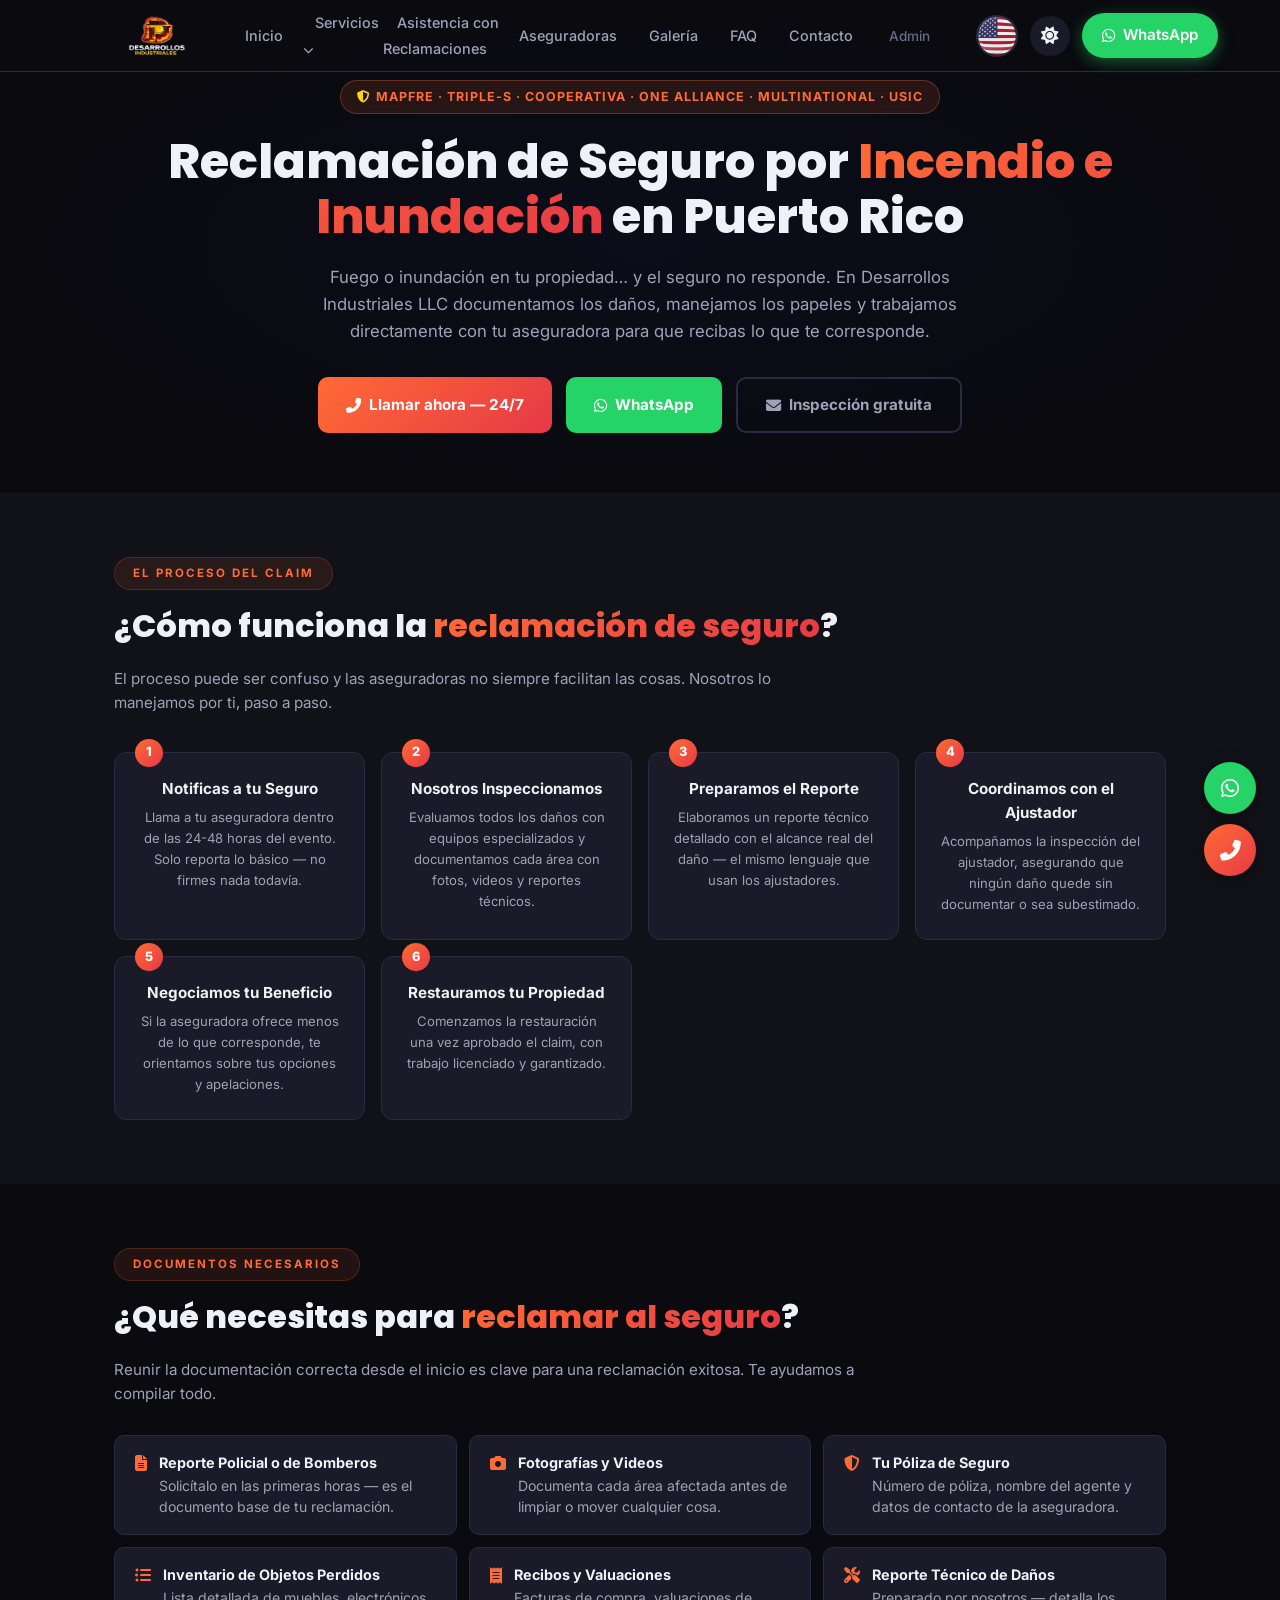
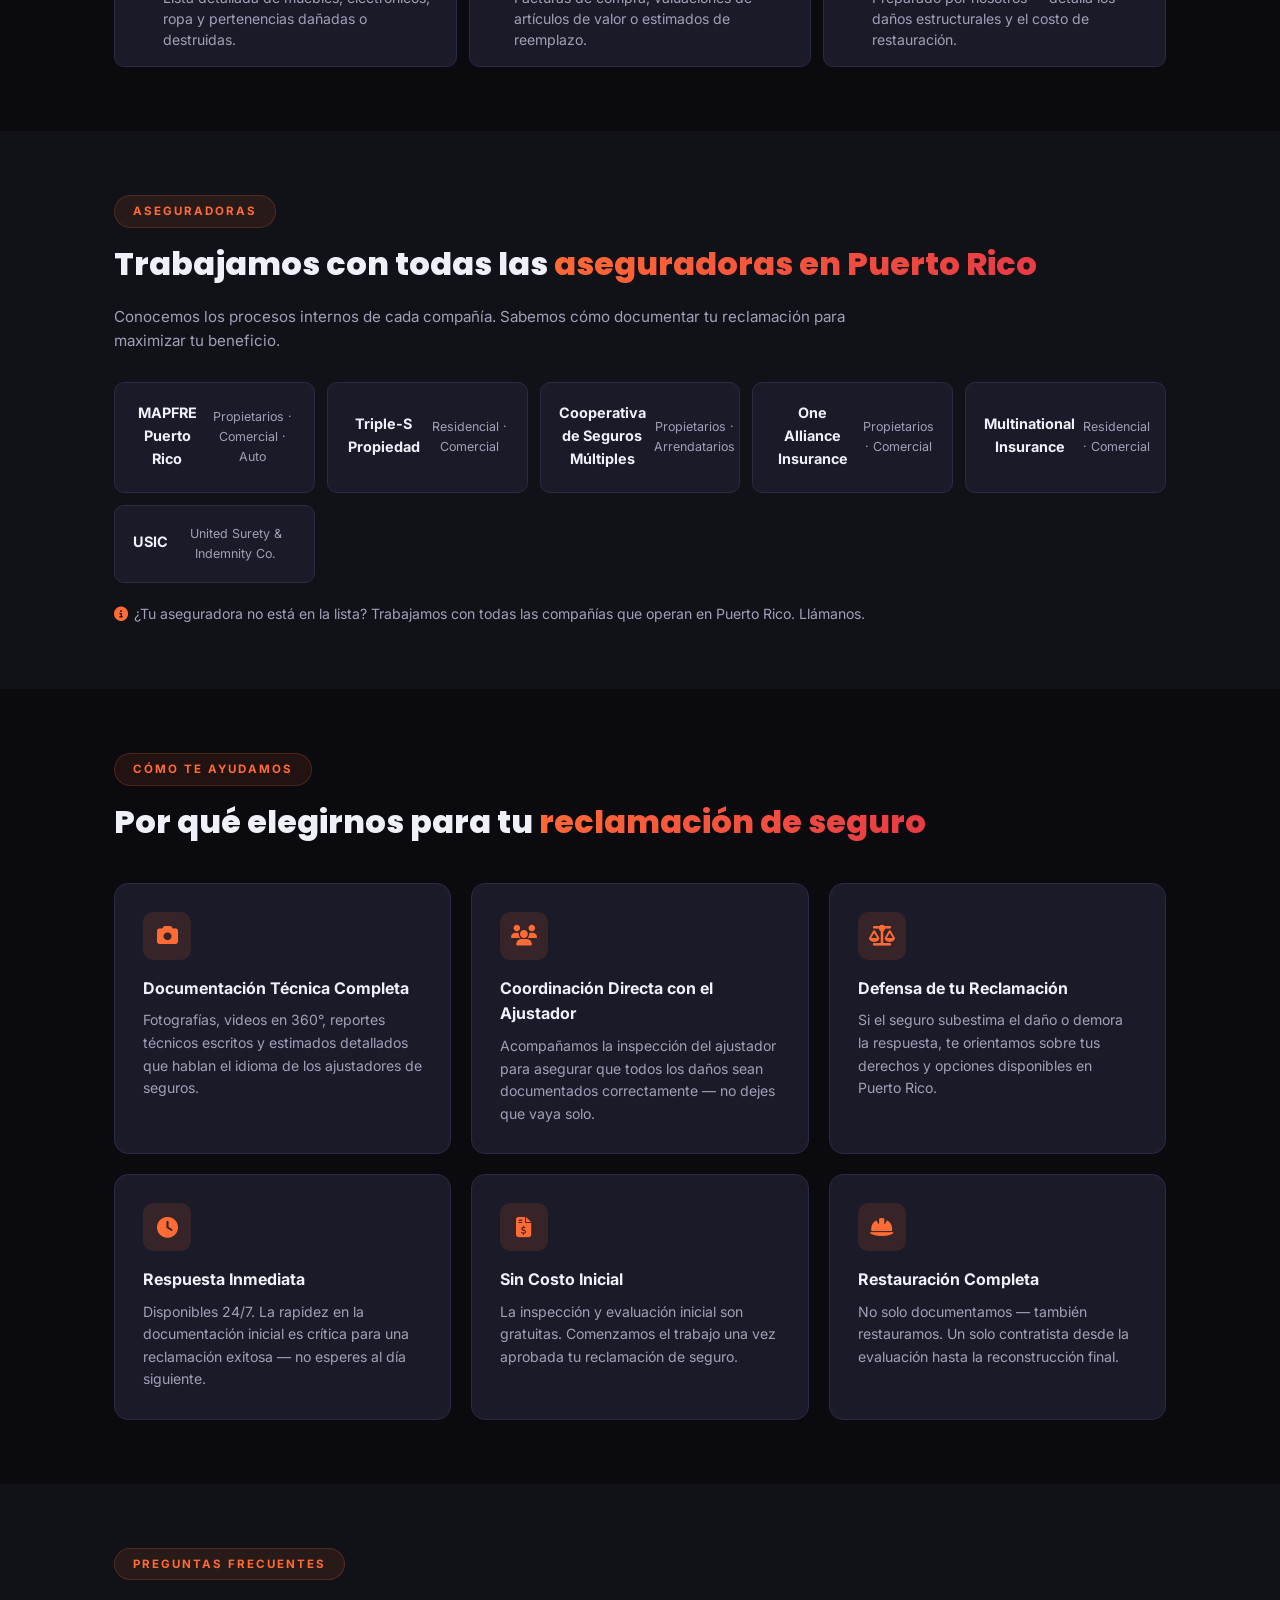
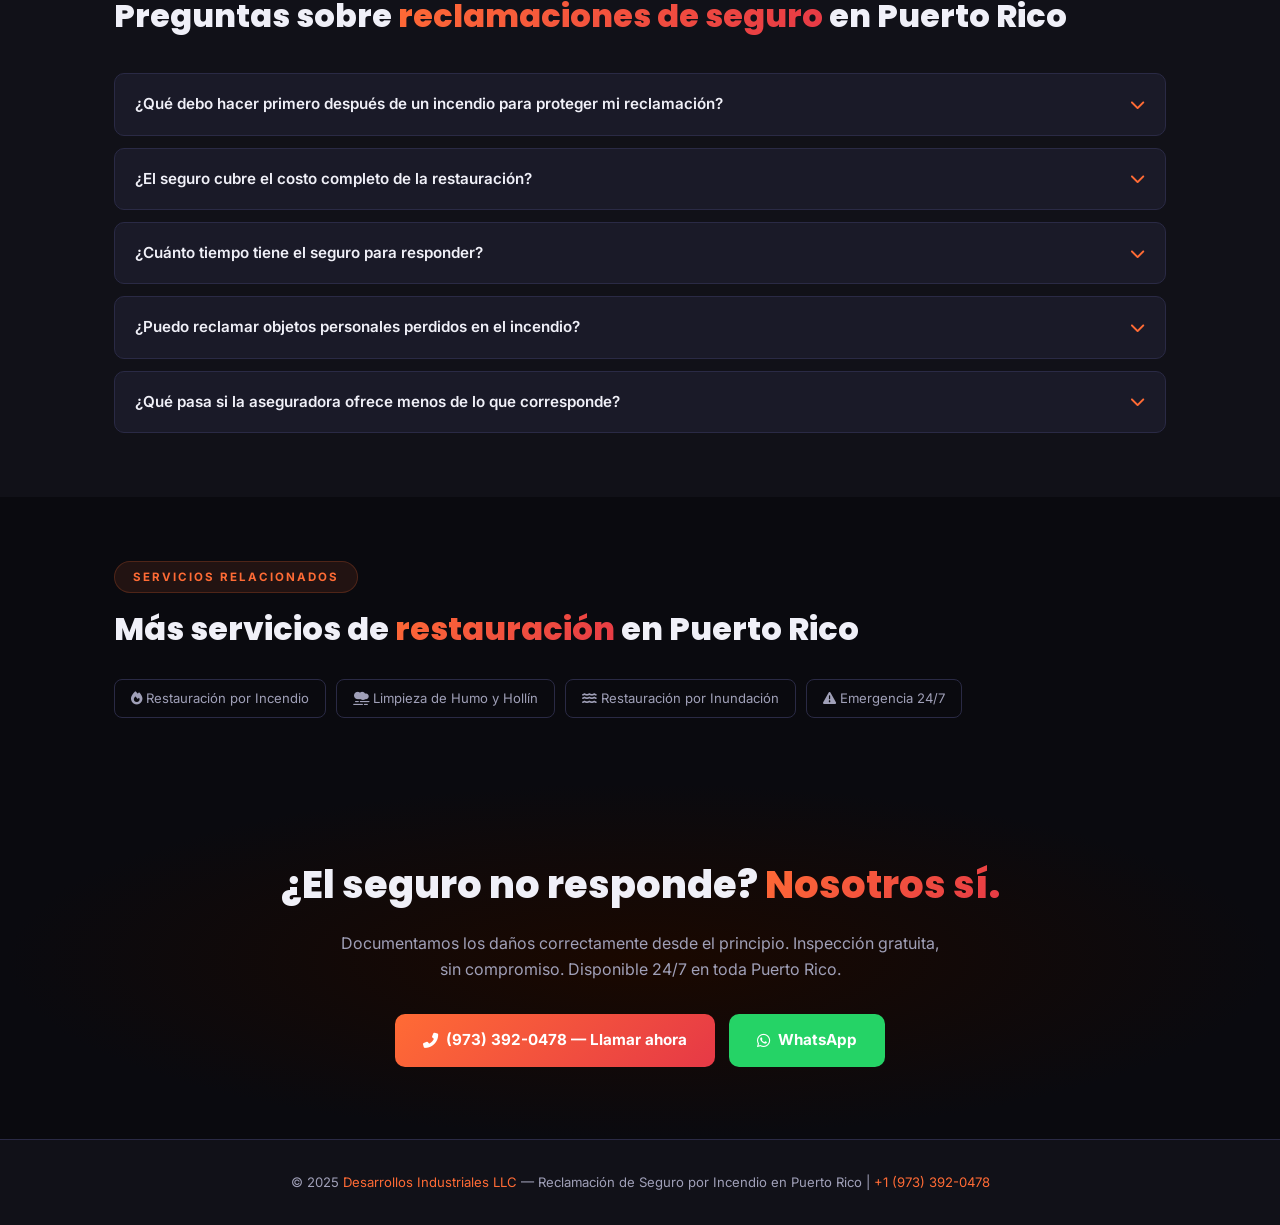
<file: reclamacion-seguro-incendio-puerto-rico.html>
<!DOCTYPE html>
<html lang="es">
<head>
  <!-- Google tag (gtag.js) -->
  <script async src="https://www.googletagmanager.com/gtag/js?id=G-3Y1BDSZ83H"></script>
  <script>
    window.dataLayer = window.dataLayer || [];
    function gtag(){dataLayer.push(arguments);}
    gtag('js', new Date());
    gtag('config', 'G-3Y1BDSZ83H');
  </script>
  <script defer src="js/analytics.js"></script>


  <meta charset="UTF-8" />
  <meta name="viewport" content="width=device-width, initial-scale=1.0" />
  <meta name="robots" content="index, follow" />
  <title>Reclamación de Seguro por Incendio e Inundación en Puerto Rico | Desarrollos Industriales LLC</title>
  <meta name="description" content="¿El seguro no responde después de un incendio o inundación? Te ayudamos con tu reclamación en Puerto Rico. MAPFRE, Triple-S, Cooperativa, One Alliance, Multinational, USIC. Inspección gratuita." />
  <link rel="canonical" href="https://www.desarrollosindustrialespr.com/reclamacion-seguro-incendio-puerto-rico.html" />
  <link rel="alternate" hreflang="es" href="https://www.desarrollosindustrialespr.com/reclamacion-seguro-incendio-puerto-rico.html" />
  <link rel="alternate" hreflang="en" href="https://www.desarrollosindustrialespr.com/fire-insurance-claim-puerto-rico.html" />
  <link rel="alternate" hreflang="x-default" href="https://www.desarrollosindustrialespr.com/reclamacion-seguro-incendio-puerto-rico.html" />
  <meta property="og:type" content="website" />
  <meta property="og:title" content="Reclamación de Seguro por Incendio en Puerto Rico | Desarrollos Industriales LLC" />
  <meta property="og:description" content="Te ayudamos con tu reclamación de seguro por incendio o inundación en Puerto Rico. MAPFRE, Triple-S, Cooperativa, One Alliance y más. Documentación completa incluida." />
  <meta property="og:url" content="https://www.desarrollosindustrialespr.com/reclamacion-seguro-incendio-puerto-rico.html" />
  <meta property="og:image" content="https://www.desarrollosindustrialespr.com/images/logoTacoma.png" />
  <link rel="icon" href="images/favicon.ico" type="image/x-icon" />
  <link href="https://fonts.googleapis.com/css2?family=Inter:wght@300;400;500;600;700;800;900&family=Poppins:wght@600;700;800;900&display=swap" rel="stylesheet" />
  <link rel="stylesheet" href="https://cdnjs.cloudflare.com/ajax/libs/font-awesome/6.5.0/css/all.min.css" />
  <link rel="stylesheet" href="css/style.css" />
  <script type="application/ld+json">
  {"@context":"https://schema.org","@graph":[
    {"@type":"LocalBusiness","name":"Desarrollos Industriales LLC","telephone":"+1-973-392-0478","url":"https://www.desarrollosindustrialespr.com","address":{"@type":"PostalAddress","addressRegion":"PR","addressCountry":"US"},"openingHours":"Mo-Su 00:00-24:00","areaServed":{"@type":"State","name":"Puerto Rico"}},
    {"@type":"Service","name":"Gestión de Reclamaciones de Seguro por Incendio en Puerto Rico","provider":{"@type":"LocalBusiness","name":"Desarrollos Industriales LLC"},"areaServed":"Puerto Rico","description":"Documentación técnica y gestión de reclamaciones de seguro por incendio e inundación en Puerto Rico. Trabajamos con MAPFRE, Triple-S, Cooperativa de Seguros, One Alliance, Multinational y USIC."},
    {"@type":"FAQPage","mainEntity":[
      {"@type":"Question","name":"¿Qué debo hacer primero después de un incendio para proteger mi reclamación de seguro?","acceptedAnswer":{"@type":"Answer","text":"Primero, llama a los bomberos y espera autorización para entrar. Luego, toma fotos y videos de todo el daño antes de mover o limpiar cualquier cosa. Notifica a tu aseguradora dentro de las primeras 24 a 48 horas. Contáctanos — nosotros coordinamos todo."}},
      {"@type":"Question","name":"¿El seguro cubre el costo de la restauración completa?","acceptedAnswer":{"@type":"Answer","text":"En la mayoría de los casos sí, incluyendo limpieza de humo, hollín, remoción de escombros, materiales y mano de obra de reconstrucción. El límite de cobertura depende de tu póliza específica. Revisamos tu póliza contigo en la inspección gratuita."}},
      {"@type":"Question","name":"¿Qué documentos necesito para reclamar por incendio?","acceptedAnswer":{"@type":"Answer","text":"Necesitas: reporte policial o de bomberos, fotografías de los daños, inventario de objetos perdidos, tu póliza de seguro con números de póliza, recibos o valuaciones de objetos de valor, y un reporte técnico de los daños. Nosotros te ayudamos a compilar todo."}},
      {"@type":"Question","name":"¿Cuánto tiempo tiene el seguro para responder a mi reclamación?","acceptedAnswer":{"@type":"Answer","text":"En Puerto Rico, las aseguradoras generalmente tienen 15 días para acusar recibo y 30-60 días para resolver la reclamación. Si la aseguradora se está tardando o está negando tu reclamación injustificadamente, podemos ayudarte a documentar mejor tu caso."}}
    ]}
  ]}
  </script>
  <style>
    :root{--orange:#ff6b35;--red:#e63946;--bg:#0a0a0f;--bg2:#111118;--card:#1a1a28;--border:#2a2a45;--text:#f0f0f8;--text2:#a0a0b8;}
    *,*::before,*::after{box-sizing:border-box;margin:0;padding:0;}
    body{font-family:'Inter',sans-serif;background:var(--bg);color:var(--text);line-height:1.6;}
    a{color:inherit;text-decoration:none;}
    .lp-hero{padding:80px 24px 60px;text-align:center;background:radial-gradient(ellipse at center,#0a0d1a 0%,var(--bg) 70%);}
    .lp-hero .badge{display:inline-flex;align-items:center;gap:6px;background:rgba(255,107,53,.12);border:1px solid rgba(255,107,53,.3);color:var(--orange);padding:6px 16px;border-radius:50px;font-size:.78rem;font-weight:700;letter-spacing:1px;text-transform:uppercase;margin-bottom:20px;}
    .lp-hero h1{font-family:'Poppins',sans-serif;font-size:clamp(1.8rem,4vw,3rem);font-weight:800;line-height:1.15;margin-bottom:20px;}
    .lp-hero h1 span{background:linear-gradient(135deg,#ff6b35,#e63946);-webkit-background-clip:text;-webkit-text-fill-color:transparent;background-clip:text;}
    .lp-hero p{font-size:1.05rem;color:var(--text2);max-width:700px;margin:0 auto 32px;}
    .cta-group{display:flex;gap:14px;justify-content:center;flex-wrap:wrap;}
    .cta-group a{padding:14px 28px;border-radius:10px;font-weight:700;font-size:.95rem;display:flex;align-items:center;gap:8px;}
    .cta-primary{background:linear-gradient(135deg,#ff6b35,#e63946);color:#fff;}
    .cta-green{background:#25d366;color:#fff;}
    .cta-ghost{border:2px solid var(--border);color:var(--text2);}
    .container{max-width:1100px;margin:0 auto;padding:0 24px;}
    .section{padding:64px 0;}
    .section-dark{background:var(--bg2);}
    .section-label{display:inline-block;font-size:.72rem;font-weight:700;letter-spacing:2px;text-transform:uppercase;color:var(--orange);margin-bottom:10px;}
    .section h2{font-family:'Poppins',sans-serif;font-size:clamp(1.4rem,3vw,2rem);font-weight:800;margin-bottom:16px;}
    .section h2 span{background:linear-gradient(135deg,#ff6b35,#e63946);-webkit-background-clip:text;-webkit-text-fill-color:transparent;background-clip:text;}
    .section p.lead{color:var(--text2);font-size:.95rem;max-width:740px;}
    .grid-3{display:grid;grid-template-columns:repeat(auto-fit,minmax(280px,1fr));gap:20px;margin-top:36px;}
    .card{background:var(--card);border:1px solid var(--border);border-radius:14px;padding:28px;}
    .card-icon{width:48px;height:48px;border-radius:10px;background:rgba(255,107,53,.12);display:flex;align-items:center;justify-content:center;font-size:1.3rem;color:var(--orange);margin-bottom:16px;}
    .card h3{font-size:1rem;font-weight:700;margin-bottom:8px;}
    .card p{font-size:.88rem;color:var(--text2);line-height:1.6;}
    .docs-list{display:grid;grid-template-columns:repeat(auto-fit,minmax(260px,1fr));gap:12px;margin-top:28px;}
    .doc-item{background:var(--card);border:1px solid var(--border);border-radius:10px;padding:16px 20px;display:flex;align-items:flex-start;gap:12px;}
    .doc-item i{color:var(--orange);margin-top:3px;flex-shrink:0;}
    .doc-item div{font-size:.88rem;line-height:1.5;}
    .doc-item strong{display:block;margin-bottom:2px;font-size:.9rem;}
    .doc-item span{color:var(--text2);}
    .insurers-grid{display:grid;grid-template-columns:repeat(auto-fit,minmax(200px,1fr));gap:12px;margin-top:28px;}
    .insurer-card{background:var(--card);border:1px solid var(--border);border-radius:10px;padding:18px;text-align:center;}
    .insurer-card h4{font-size:.9rem;font-weight:700;margin-bottom:4px;}
    .insurer-card p{font-size:.78rem;color:var(--text2);}
    .process-steps{display:grid;grid-template-columns:repeat(auto-fit,minmax(200px,1fr));gap:16px;margin-top:36px;counter-reset:steps;}
    .step{background:var(--card);border:1px solid var(--border);border-radius:12px;padding:24px;position:relative;counter-increment:steps;}
    .step::before{content:counter(steps);position:absolute;top:-14px;left:20px;background:linear-gradient(135deg,#ff6b35,#e63946);color:#fff;width:28px;height:28px;border-radius:50%;display:flex;align-items:center;justify-content:center;font-size:.8rem;font-weight:800;}
    .step h4{font-size:.95rem;font-weight:700;margin-bottom:6px;}
    .step p{font-size:.82rem;color:var(--text2);}
    .faq-list{margin-top:32px;display:flex;flex-direction:column;gap:12px;}
    .faq-item{background:var(--card);border:1px solid var(--border);border-radius:10px;overflow:hidden;}
    .faq-q{padding:18px 20px;font-weight:600;cursor:pointer;display:flex;justify-content:space-between;align-items:center;font-size:.95rem;}
    .faq-q i{transition:transform .3s;color:var(--orange);}
    .faq-a{display:none;padding:0 20px 18px;color:var(--text2);font-size:.88rem;line-height:1.7;}
    .faq-item.open .faq-a{display:block;}
    .faq-item.open .faq-q i{transform:rotate(180deg);}
    .cta-banner{background:radial-gradient(ellipse at center,#1a0800 0%,var(--bg) 70%);padding:72px 24px;text-align:center;}
    .cta-banner h2{font-family:'Poppins',sans-serif;font-size:clamp(1.5rem,3.5vw,2.4rem);font-weight:800;margin-bottom:16px;}
    .cta-banner p{color:var(--text2);max-width:600px;margin:0 auto 32px;}
    .internal-links{display:flex;flex-wrap:wrap;gap:10px;margin-top:24px;}
    .internal-links a{border:1px solid var(--border);border-radius:8px;padding:8px 16px;font-size:.82rem;color:var(--text2);transition:all .2s;}
    .internal-links a:hover{border-color:var(--orange);color:var(--orange);}
    .lp-footer{background:var(--bg2);border-top:1px solid var(--border);padding:32px 24px;text-align:center;color:var(--text2);font-size:.82rem;}
    .lp-footer a{color:var(--orange);}
    .float-btns{position:fixed;bottom:24px;right:24px;display:flex;flex-direction:column;gap:10px;z-index:999;}
    .float-btn{width:52px;height:52px;border-radius:50%;display:flex;align-items:center;justify-content:center;font-size:1.3rem;color:#fff;box-shadow:0 4px 16px rgba(0,0,0,.4);}
    .float-call{background:linear-gradient(135deg,#ff6b35,#e63946);}
    .float-wa{background:#25d366;}
    @media(max-width:600px){.cta-group{flex-direction:column;}.cta-group a{justify-content:center;}}
  </style>
</head>
<body>
<!-- ===== HEADER ===== -->
<header class="header" id="header">
  <nav class="nav container">
    <a href="index.html" class="nav-logo">
      <img src="logo3.png" alt="D Industriales Logo" class="logo-img" />
    </a>
    <ul class="nav-menu" id="navMenu">
      <li><a href="index.html" class="nav-link"><i class="fas fa-home"></i> <span>Inicio</span></a></li>
      <li class="has-dropdown">
        <a href="index.html#servicios" class="nav-link nav-dropdown-toggle"><i class="fas fa-fire-extinguisher"></i> <span>Servicios</span> <i class="fas fa-chevron-down nav-chevron"></i></a>
        <ul class="nav-dropdown">
          <li><a href="restauracion-incendios-puerto-rico.html"><i class="fas fa-fire"></i> Restauración por Incendio</a></li>
          <li><a href="limpieza-humo-hollin-puerto-rico.html"><i class="fas fa-smog"></i> Limpieza de Humo y Hollín</a></li>
          <li><a href="restauracion-inundacion-puerto-rico.html"><i class="fas fa-water"></i> Restauración por Inundación</a></li>
          <li><a href="reclamacion-seguro-incendio-puerto-rico.html"><i class="fas fa-file-contract"></i> Reclamación de Seguro</a></li>
          <li><a href="emergencia-incendio-inundacion.html"><i class="fas fa-exclamation-triangle"></i> Emergencia 24/7</a></li>
        </ul>
      </li>
      <li><a href="asistencia-reclamaciones-aseguradoras-puerto-rico.html" class="nav-link"><i class="fas fa-headset"></i> <span>Asistencia con Reclamaciones</span></a></li>
      <li><a href="index.html#aseguradoras" class="nav-link"><i class="fas fa-shield-alt"></i> <span>Aseguradoras</span></a></li>
      <li><a href="index.html#galeria" class="nav-link"><i class="fas fa-images"></i> <span>Galería</span></a></li>
      <li><a href="index.html#faq" class="nav-link"><i class="fas fa-question-circle"></i> <span>FAQ</span></a></li>
      <li><a href="index.html#contacto" class="nav-link"><i class="fas fa-envelope"></i> <span>Contacto</span></a></li>
      <li><a href="https://wa.me/19733920478?text=Hola%2C%20me%20interesa." class="nav-link nav-whatsapp-mobile" target="_blank" rel="noopener"><i class="fab fa-whatsapp"></i> <span>WhatsApp</span></a></li>
      <li><a href="admin/index.html" class="nav-link nav-admin"><i class="fas fa-lock"></i> Admin</a></li>
    </ul>
    <div class="nav-actions">
      <a href="fire-insurance-claim-puerto-rico.html" class="lang-toggle" aria-label="Switch to English" title="Switch to English">
        <img src="images/us.png" alt="English" class="lang-flag-img" width="42" height="42" />
      </a>
      <button class="theme-toggle" id="themeToggle" aria-label="Cambiar tema">
        <i class="fas fa-sun" id="themeIcon"></i>
      </button>
      <a href="https://wa.me/19733920478?text=Hola%2C%20me%20interesa." class="btn btn-whatsapp" target="_blank" rel="noopener">
        <i class="fab fa-whatsapp"></i> WhatsApp
      </a>
      <button class="hamburger" id="hamburger" aria-label="Menú">
        <span></span><span></span><span></span>
      </button>
    </div>
  </nav>
</header>

<section class="lp-hero">
  <div class="badge"><i class="fas fa-shield-alt"></i> MAPFRE · Triple-S · Cooperativa · One Alliance · Multinational · USIC</div>
  <h1>Reclamación de Seguro por <span>Incendio e Inundación</span> en Puerto Rico</h1>
  <p>Fuego o inundación en tu propiedad… y el seguro no responde. En Desarrollos Industriales LLC documentamos los daños, manejamos los papeles y trabajamos directamente con tu aseguradora para que recibas lo que te corresponde.</p>
  <div class="cta-group">
    <a href="tel:+19733920478" class="cta-primary"><i class="fas fa-phone-alt"></i> Llamar ahora — 24/7</a>
    <a href="https://wa.me/19733920478?text=Necesito%20ayuda%20con%20reclamación%20de%20seguro" class="cta-green" target="_blank" rel="noopener"><i class="fab fa-whatsapp"></i> WhatsApp</a>
    <a href="index.html#contacto" class="cta-ghost"><i class="fas fa-envelope"></i> Inspección gratuita</a>
  </div>
</section>

<!-- CÓMO FUNCIONA -->
<section class="section section-dark">
  <div class="container">
    <div class="section-label">El Proceso del Claim</div>
    <h2>¿Cómo funciona la <span>reclamación de seguro</span>?</h2>
    <p class="lead">El proceso puede ser confuso y las aseguradoras no siempre facilitan las cosas. Nosotros lo manejamos por ti, paso a paso.</p>
    <div class="process-steps">
      <div class="step"><h4>Notificas a tu Seguro</h4><p>Llama a tu aseguradora dentro de las 24-48 horas del evento. Solo reporta lo básico — no firmes nada todavía.</p></div>
      <div class="step"><h4>Nosotros Inspeccionamos</h4><p>Evaluamos todos los daños con equipos especializados y documentamos cada área con fotos, videos y reportes técnicos.</p></div>
      <div class="step"><h4>Preparamos el Reporte</h4><p>Elaboramos un reporte técnico detallado con el alcance real del daño — el mismo lenguaje que usan los ajustadores.</p></div>
      <div class="step"><h4>Coordinamos con el Ajustador</h4><p>Acompañamos la inspección del ajustador, asegurando que ningún daño quede sin documentar o sea subestimado.</p></div>
      <div class="step"><h4>Negociamos tu Beneficio</h4><p>Si la aseguradora ofrece menos de lo que corresponde, te orientamos sobre tus opciones y apelaciones.</p></div>
      <div class="step"><h4>Restauramos tu Propiedad</h4><p>Comenzamos la restauración una vez aprobado el claim, con trabajo licenciado y garantizado.</p></div>
    </div>
  </div>
</section>

<!-- DOCUMENTOS -->
<section class="section">
  <div class="container">
    <div class="section-label">Documentos Necesarios</div>
    <h2>¿Qué necesitas para <span>reclamar al seguro</span>?</h2>
    <p class="lead">Reunir la documentación correcta desde el inicio es clave para una reclamación exitosa. Te ayudamos a compilar todo.</p>
    <div class="docs-list">
      <div class="doc-item"><i class="fas fa-file-alt"></i><div><strong>Reporte Policial o de Bomberos</strong><span>Solicítalo en las primeras horas — es el documento base de tu reclamación.</span></div></div>
      <div class="doc-item"><i class="fas fa-camera"></i><div><strong>Fotografías y Videos</strong><span>Documenta cada área afectada antes de limpiar o mover cualquier cosa.</span></div></div>
      <div class="doc-item"><i class="fas fa-shield-alt"></i><div><strong>Tu Póliza de Seguro</strong><span>Número de póliza, nombre del agente y datos de contacto de la aseguradora.</span></div></div>
      <div class="doc-item"><i class="fas fa-list-ul"></i><div><strong>Inventario de Objetos Perdidos</strong><span>Lista detallada de muebles, electrónicos, ropa y pertenencias dañadas o destruidas.</span></div></div>
      <div class="doc-item"><i class="fas fa-receipt"></i><div><strong>Recibos y Valuaciones</strong><span>Facturas de compra, valuaciones de artículos de valor o estimados de reemplazo.</span></div></div>
      <div class="doc-item"><i class="fas fa-tools"></i><div><strong>Reporte Técnico de Daños</strong><span>Preparado por nosotros — detalla los daños estructurales y el costo de restauración.</span></div></div>
    </div>
  </div>
</section>

<!-- ASEGURADORAS -->
<section class="section section-dark">
  <div class="container">
    <div class="section-label">Aseguradoras</div>
    <h2>Trabajamos con todas las <span>aseguradoras en Puerto Rico</span></h2>
    <p class="lead">Conocemos los procesos internos de cada compañía. Sabemos cómo documentar tu reclamación para maximizar tu beneficio.</p>
    <div class="insurers-grid">
      <div class="insurer-card"><h4>MAPFRE Puerto Rico</h4><p>Propietarios · Comercial · Auto</p></div>
      <div class="insurer-card"><h4>Triple-S Propiedad</h4><p>Residencial · Comercial</p></div>
      <div class="insurer-card"><h4>Cooperativa de Seguros Múltiples</h4><p>Propietarios · Arrendatarios</p></div>
      <div class="insurer-card"><h4>One Alliance Insurance</h4><p>Propietarios · Comercial</p></div>
      <div class="insurer-card"><h4>Multinational Insurance</h4><p>Residencial · Comercial</p></div>
      <div class="insurer-card"><h4>USIC</h4><p>United Surety &amp; Indemnity Co.</p></div>
    </div>
    <p style="margin-top:20px;font-size:.88rem;color:var(--text2);"><i class="fas fa-info-circle" style="color:var(--orange);margin-right:6px;"></i>¿Tu aseguradora no está en la lista? Trabajamos con todas las compañías que operan en Puerto Rico. Llámanos.</p>
  </div>
</section>

<!-- CÓMO AYUDAMOS -->
<section class="section">
  <div class="container">
    <div class="section-label">Cómo Te Ayudamos</div>
    <h2>Por qué elegirnos para tu <span>reclamación de seguro</span></h2>
    <div class="grid-3">
      <div class="card"><div class="card-icon"><i class="fas fa-camera"></i></div><h3>Documentación Técnica Completa</h3><p>Fotografías, videos en 360°, reportes técnicos escritos y estimados detallados que hablan el idioma de los ajustadores de seguros.</p></div>
      <div class="card"><div class="card-icon"><i class="fas fa-users"></i></div><h3>Coordinación Directa con el Ajustador</h3><p>Acompañamos la inspección del ajustador para asegurar que todos los daños sean documentados correctamente — no dejes que vaya solo.</p></div>
      <div class="card"><div class="card-icon"><i class="fas fa-balance-scale"></i></div><h3>Defensa de tu Reclamación</h3><p>Si el seguro subestima el daño o demora la respuesta, te orientamos sobre tus derechos y opciones disponibles en Puerto Rico.</p></div>
      <div class="card"><div class="card-icon"><i class="fas fa-clock"></i></div><h3>Respuesta Inmediata</h3><p>Disponibles 24/7. La rapidez en la documentación inicial es crítica para una reclamación exitosa — no esperes al día siguiente.</p></div>
      <div class="card"><div class="card-icon"><i class="fas fa-file-invoice-dollar"></i></div><h3>Sin Costo Inicial</h3><p>La inspección y evaluación inicial son gratuitas. Comenzamos el trabajo una vez aprobada tu reclamación de seguro.</p></div>
      <div class="card"><div class="card-icon"><i class="fas fa-hard-hat"></i></div><h3>Restauración Completa</h3><p>No solo documentamos — también restauramos. Un solo contratista desde la evaluación hasta la reconstrucción final.</p></div>
    </div>
  </div>
</section>

<!-- FAQ -->
<section class="section section-dark">
  <div class="container">
    <div class="section-label">Preguntas Frecuentes</div>
    <h2>Preguntas sobre <span>reclamaciones de seguro</span> en Puerto Rico</h2>
    <div class="faq-list">
      <div class="faq-item"><div class="faq-q">¿Qué debo hacer primero después de un incendio para proteger mi reclamación? <i class="fas fa-chevron-down"></i></div><div class="faq-a">Primero, espera autorización de los bomberos para entrar. Documenta con fotos y videos antes de mover nada. Notifica a tu aseguradora en 24-48 horas. Llámanos — coordinamos todo desde el inicio para proteger tu reclamación.</div></div>
      <div class="faq-item"><div class="faq-q">¿El seguro cubre el costo completo de la restauración? <i class="fas fa-chevron-down"></i></div><div class="faq-a">En la mayoría de los casos sí, incluyendo limpieza de humo y hollín, remoción de escombros, materiales y mano de obra. El límite depende de tu póliza. Revisamos tu póliza contigo en la inspección inicial gratuita.</div></div>
      <div class="faq-item"><div class="faq-q">¿Cuánto tiempo tiene el seguro para responder? <i class="fas fa-chevron-down"></i></div><div class="faq-a">En Puerto Rico, las aseguradoras tienen 15 días para acusar recibo y 30-60 días para resolver la reclamación. Si la aseguradora se demora o niega tu reclamación injustificadamente, te orientamos sobre tus opciones.</div></div>
      <div class="faq-item"><div class="faq-q">¿Puedo reclamar objetos personales perdidos en el incendio? <i class="fas fa-chevron-down"></i></div><div class="faq-a">Sí, si tu póliza incluye cobertura de contenidos (personal property). Necesitas hacer un inventario detallado de los objetos perdidos o dañados. Te ayudamos a preparar este inventario correctamente para maximizar tu reclamación.</div></div>
      <div class="faq-item"><div class="faq-q">¿Qué pasa si la aseguradora ofrece menos de lo que corresponde? <i class="fas fa-chevron-down"></i></div><div class="faq-a">Tienes derecho a cuestionar la oferta. Con nuestro reporte técnico detallado, puedes respaldar un valor mayor. También puedes solicitar un tasador independiente o la mediación del OCS (Oficina del Comisionado de Seguros de Puerto Rico).</div></div>
    </div>
  </div>
</section>

<section class="section">
  <div class="container">
    <div class="section-label">Servicios Relacionados</div>
    <h2>Más servicios de <span>restauración</span> en Puerto Rico</h2>
    <div class="internal-links">
      <a href="restauracion-incendios-puerto-rico.html"><i class="fas fa-fire"></i> Restauración por Incendio</a>
      <a href="limpieza-humo-hollin-puerto-rico.html"><i class="fas fa-smog"></i> Limpieza de Humo y Hollín</a>
      <a href="restauracion-inundacion-puerto-rico.html"><i class="fas fa-water"></i> Restauración por Inundación</a>
      <a href="emergencia-incendio-inundacion.html"><i class="fas fa-exclamation-triangle"></i> Emergencia 24/7</a>
    </div>
  </div>
</section>

<section class="cta-banner">
  <div class="container">
    <h2>¿El seguro no responde? <span style="background:linear-gradient(135deg,#ff6b35,#e63946);-webkit-background-clip:text;-webkit-text-fill-color:transparent;background-clip:text;">Nosotros sí.</span></h2>
    <p>Documentamos los daños correctamente desde el principio. Inspección gratuita, sin compromiso. Disponible 24/7 en toda Puerto Rico.</p>
    <div class="cta-group">
      <a href="tel:+19733920478" class="cta-primary"><i class="fas fa-phone-alt"></i> (973) 392-0478 — Llamar ahora</a>
      <a href="https://wa.me/19733920478?text=Necesito%20ayuda%20con%20reclamación%20de%20seguro" class="cta-green" target="_blank" rel="noopener"><i class="fab fa-whatsapp"></i> WhatsApp</a>
    </div>
  </div>
</section>

<footer class="lp-footer">
  <p>&copy; 2025 <a href="index.html">Desarrollos Industriales LLC</a> — Reclamación de Seguro por Incendio en Puerto Rico | <a href="tel:+19733920478">+1 (973) 392-0478</a></p>
</footer>
<div class="float-btns">
  <a href="https://wa.me/19733920478?text=Necesito%20ayuda%20con%20reclamación%20de%20seguro" class="float-btn float-wa" target="_blank" rel="noopener" aria-label="WhatsApp"><i class="fab fa-whatsapp"></i></a>
  <a href="tel:+19733920478" class="float-btn float-call" aria-label="Llamar"><i class="fas fa-phone-alt"></i></a>
</div>
<script>
document.querySelectorAll('.faq-q').forEach(function(q){q.addEventListener('click',function(){var item=this.closest('.faq-item');document.querySelectorAll('.faq-item').forEach(function(i){if(i!==item)i.classList.remove('open');});item.classList.toggle('open');});});
(function(){
  var h=document.getElementById('hamburger'),m=document.getElementById('navMenu');
  function closeMenu(){m.classList.remove('open');h.classList.remove('active');document.body.style.overflow='';}
  function openMenu(){m.classList.add('open');h.classList.add('active');document.body.style.overflow='hidden';}
  h.addEventListener('click',function(){m.classList.contains('open')?closeMenu():openMenu();});
  document.querySelectorAll('.nav-link').forEach(function(l){l.addEventListener('click',closeMenu);});
  m.addEventListener('click',function(e){if(e.target===m)closeMenu();});
  document.addEventListener('keydown',function(e){if(e.key==='Escape'&&m.classList.contains('open'))closeMenu();});
  var hdr=document.getElementById('header');
  window.addEventListener('scroll',function(){hdr.classList.toggle('scrolled',window.scrollY>60);});
  var tt=document.getElementById('themeToggle'),ti=document.getElementById('themeIcon');
  var sv=localStorage.getItem('dindustriales-theme')||'dark';
  document.documentElement.setAttribute('data-theme',sv);
  ti.className=sv==='light'?'fas fa-moon':'fas fa-sun';
  tt.addEventListener('click',function(){
    var c=document.documentElement.getAttribute('data-theme'),n=c==='light'?'dark':'light';
    document.documentElement.setAttribute('data-theme',n);
    localStorage.setItem('dindustriales-theme',n);
    ti.className=n==='light'?'fas fa-moon':'fas fa-sun';
  });
})();
</script>
</body>
</html>
</file>
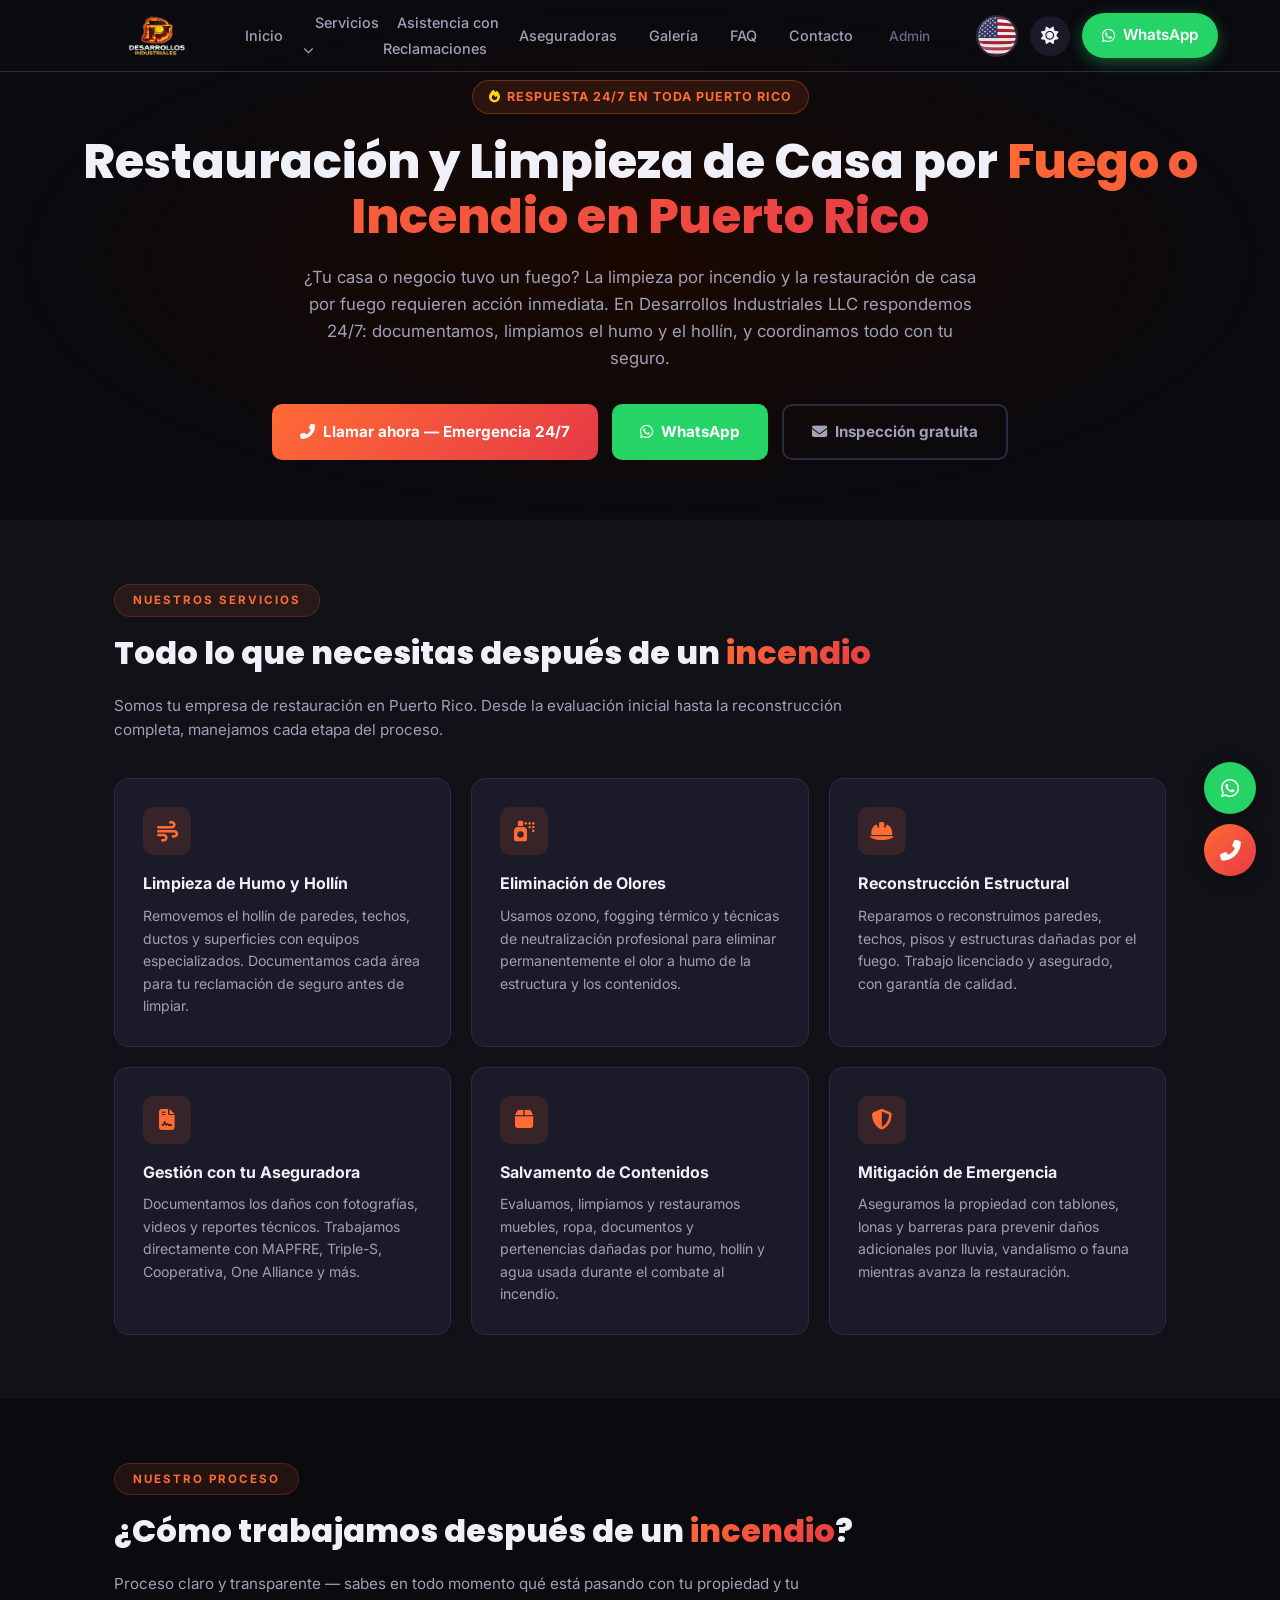
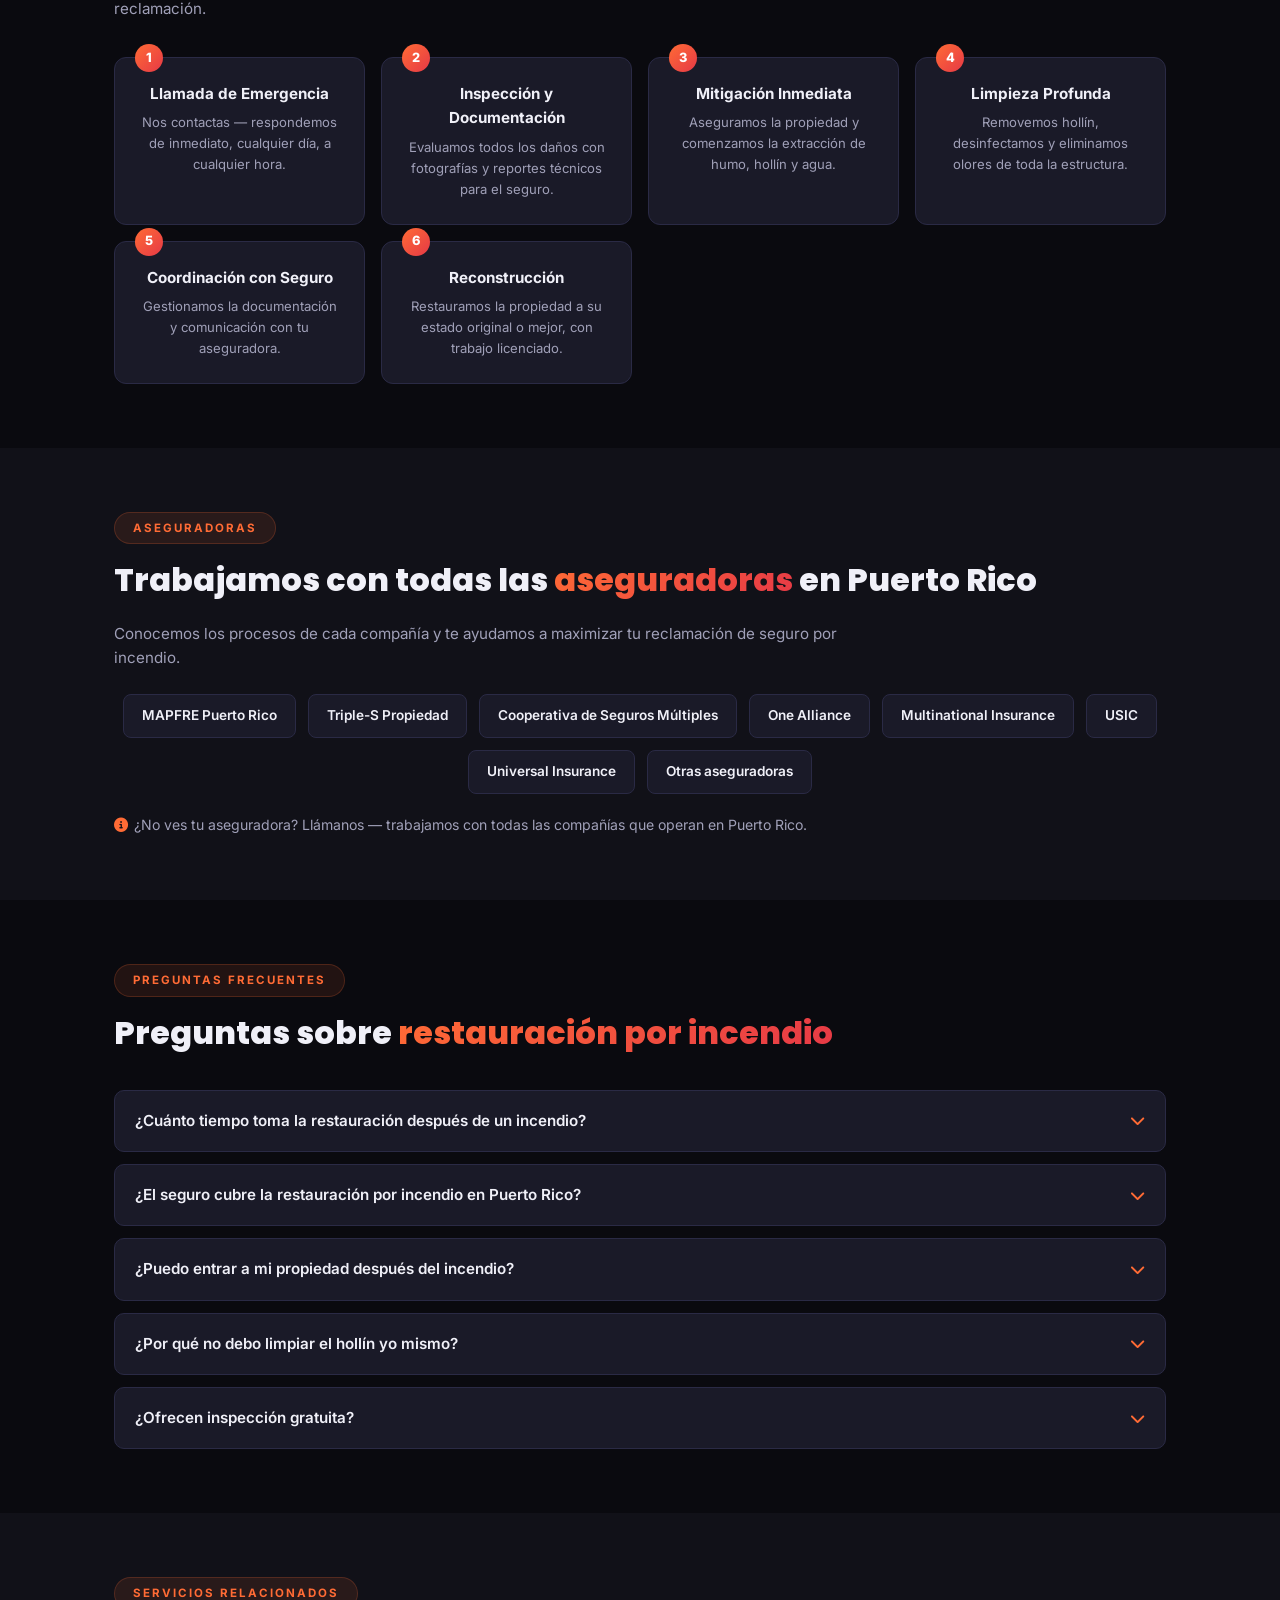
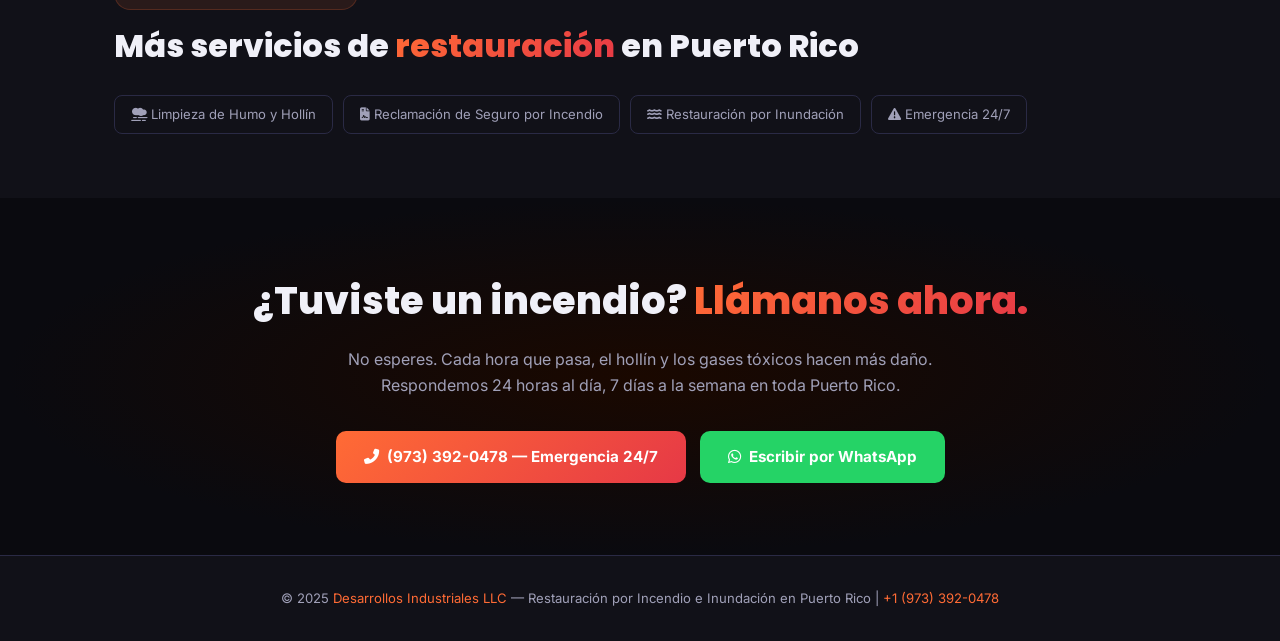
<file: restauracion-incendios-puerto-rico.html>
<!DOCTYPE html>
<html lang="es">
<head>
  <!-- Google tag (gtag.js) -->
  <script async src="https://www.googletagmanager.com/gtag/js?id=G-3Y1BDSZ83H"></script>
  <script>
    window.dataLayer = window.dataLayer || [];
    function gtag(){dataLayer.push(arguments);}
    gtag('js', new Date());
    gtag('config', 'G-3Y1BDSZ83H');
  </script>
  <script defer src="js/analytics.js"></script>


  <meta charset="UTF-8" />
  <meta name="viewport" content="width=device-width, initial-scale=1.0" />
  <meta name="robots" content="index, follow" />
  <title>Restauración y Limpieza de Casa por Fuego o Incendio en Puerto Rico | Desarrollos Industriales LLC</title>
  <meta name="description" content="¿Tu casa tuvo un fuego? Restauración y limpieza de casa por fuego, incendio o humo en Puerto Rico. Limpieza por incendio, eliminación de hollín, reconstrucción completa. Seguro incluido. 24/7." />
  <link rel="canonical" href="https://www.desarrollosindustrialespr.com/restauracion-incendios-puerto-rico.html" />
  <link rel="alternate" hreflang="es" href="https://www.desarrollosindustrialespr.com/restauracion-incendios-puerto-rico.html" />
  <link rel="alternate" hreflang="en" href="https://www.desarrollosindustrialespr.com/fire-restoration-puerto-rico.html" />
  <link rel="alternate" hreflang="x-default" href="https://www.desarrollosindustrialespr.com/restauracion-incendios-puerto-rico.html" />
  <meta property="og:type" content="website" />
  <meta property="og:title" content="Restauración y Limpieza de Casa por Fuego en Puerto Rico | Desarrollos Industriales LLC" />
  <meta property="og:description" content="¿Tu casa tuvo un fuego o incendio? Restauración y limpieza por incendio en Puerto Rico. Trabajamos con tu aseguradora. Respuesta 24/7 en toda la isla." />
  <meta property="og:url" content="https://www.desarrollosindustrialespr.com/restauracion-incendios-puerto-rico.html" />
  <meta property="og:image" content="https://www.desarrollosindustrialespr.com/images/logoTacoma.png" />
  <link rel="icon" href="images/favicon.ico" type="image/x-icon" />
  <link href="https://fonts.googleapis.com/css2?family=Inter:wght@300;400;500;600;700;800;900&family=Poppins:wght@600;700;800;900&display=swap" rel="stylesheet" />
  <link rel="stylesheet" href="https://cdnjs.cloudflare.com/ajax/libs/font-awesome/6.5.0/css/all.min.css" />
  <link rel="stylesheet" href="css/style.css" />
  <script type="application/ld+json">
  {"@context":"https://schema.org","@graph":[
    {"@type":"LocalBusiness","name":"Desarrollos Industriales LLC","telephone":"+1-973-392-0478","email":"info@desarrollosindustriales.com","url":"https://www.desarrollosindustrialespr.com","address":{"@type":"PostalAddress","addressRegion":"PR","addressCountry":"US"},"openingHours":"Mo-Su 00:00-24:00","priceRange":"$$","areaServed":{"@type":"State","name":"Puerto Rico"}},
    {"@type":"Service","name":"Restauración de Daños por Incendio en Puerto Rico","provider":{"@type":"LocalBusiness","name":"Desarrollos Industriales LLC"},"areaServed":"Puerto Rico","description":"Restauración completa después de incendio: limpieza de humo y hollín, eliminación de olores, reconstrucción y gestión de reclamaciones de seguro."},
    {"@type":"FAQPage","mainEntity":[
      {"@type":"Question","name":"¿Cuánto tiempo toma la restauración después de un incendio?","acceptedAnswer":{"@type":"Answer","text":"Depende del alcance del daño. Daños menores pueden resolverse en días; daños estructurales extensos pueden tomar semanas. Comenzamos el proceso de evaluación el mismo día que nos contactas."}},
      {"@type":"Question","name":"¿El seguro cubre la restauración por incendio?","acceptedAnswer":{"@type":"Answer","text":"En la mayoría de los casos sí. Tu póliza de propietario cubre daños por incendio, humo y hollín. Nosotros documentamos los daños y trabajamos directamente con tu aseguradora."}},
      {"@type":"Question","name":"¿Es peligroso entrar a una propiedad después de un incendio?","acceptedAnswer":{"@type":"Answer","text":"Sí. El hollín, los gases tóxicos y la estructura comprometida representan riesgos serios. No entres sin autorización de los bomberos y sin equipo de protección. Llámanos primero."}},
      {"@type":"Question","name":"¿Por qué no debo limpiar el hollín yo mismo?","acceptedAnswer":{"@type":"Answer","text":"Limpiar el hollín sin documentar los daños primero puede comprometer tu reclamación de seguro. Además, los productos incorrectos pueden fijar permanentemente el hollín en las superficies."}}
    ]}
  ]}
  </script>
  <style>
    :root{--orange:#ff6b35;--red:#e63946;--bg:#0a0a0f;--bg2:#111118;--card:#1a1a28;--border:#2a2a45;--text:#f0f0f8;--text2:#a0a0b8;}
    *,*::before,*::after{box-sizing:border-box;margin:0;padding:0;}
    body{font-family:'Inter',sans-serif;background:var(--bg);color:var(--text);line-height:1.6;}
    a{color:inherit;text-decoration:none;}
    .lp-hero{padding:80px 24px 60px;text-align:center;background:radial-gradient(ellipse at center,#1a0800 0%,var(--bg) 70%);}
    .lp-hero .badge{display:inline-flex;align-items:center;gap:6px;background:rgba(255,107,53,.12);border:1px solid rgba(255,107,53,.3);color:var(--orange);padding:6px 16px;border-radius:50px;font-size:.78rem;font-weight:700;letter-spacing:1px;text-transform:uppercase;margin-bottom:20px;}
    .lp-hero h1{font-family:'Poppins',sans-serif;font-size:clamp(1.8rem,4vw,3rem);font-weight:800;line-height:1.15;margin-bottom:20px;}
    .lp-hero h1 span{background:linear-gradient(135deg,#ff6b35,#e63946);-webkit-background-clip:text;-webkit-text-fill-color:transparent;background-clip:text;}
    .lp-hero p{font-size:1.05rem;color:var(--text2);max-width:680px;margin:0 auto 32px;}
    .cta-group{display:flex;gap:14px;justify-content:center;flex-wrap:wrap;}
    .cta-group a{padding:14px 28px;border-radius:10px;font-weight:700;font-size:.95rem;display:flex;align-items:center;gap:8px;}
    .cta-primary{background:linear-gradient(135deg,#ff6b35,#e63946);color:#fff;}
    .cta-green{background:#25d366;color:#fff;}
    .cta-ghost{border:2px solid var(--border);color:var(--text2);}
    .container{max-width:1100px;margin:0 auto;padding:0 24px;}
    .section{padding:64px 0;}
    .section-dark{background:var(--bg2);}
    .section-label{display:inline-block;font-size:.72rem;font-weight:700;letter-spacing:2px;text-transform:uppercase;color:var(--orange);margin-bottom:10px;}
    .section h2{font-family:'Poppins',sans-serif;font-size:clamp(1.4rem,3vw,2rem);font-weight:800;margin-bottom:16px;}
    .section h2 span{background:linear-gradient(135deg,#ff6b35,#e63946);-webkit-background-clip:text;-webkit-text-fill-color:transparent;background-clip:text;}
    .section p{color:var(--text2);font-size:.95rem;max-width:740px;}
    .grid-3{display:grid;grid-template-columns:repeat(auto-fit,minmax(280px,1fr));gap:20px;margin-top:36px;}
    .card{background:var(--card);border:1px solid var(--border);border-radius:14px;padding:28px;}
    .card-icon{width:48px;height:48px;border-radius:10px;background:rgba(255,107,53,.12);display:flex;align-items:center;justify-content:center;font-size:1.3rem;color:var(--orange);margin-bottom:16px;}
    .card h3{font-size:1rem;font-weight:700;margin-bottom:8px;}
    .card p{font-size:.88rem;color:var(--text2);line-height:1.6;}
    .process-steps{display:grid;grid-template-columns:repeat(auto-fit,minmax(200px,1fr));gap:16px;margin-top:36px;counter-reset:steps;}
    .step{background:var(--card);border:1px solid var(--border);border-radius:12px;padding:24px;position:relative;counter-increment:steps;}
    .step::before{content:counter(steps);position:absolute;top:-14px;left:20px;background:linear-gradient(135deg,#ff6b35,#e63946);color:#fff;width:28px;height:28px;border-radius:50%;display:flex;align-items:center;justify-content:center;font-size:.8rem;font-weight:800;}
    .step h4{font-size:.95rem;font-weight:700;margin-bottom:6px;}
    .step p{font-size:.82rem;color:var(--text2);}
    .faq-list{margin-top:32px;display:flex;flex-direction:column;gap:12px;}
    .faq-item{background:var(--card);border:1px solid var(--border);border-radius:10px;overflow:hidden;}
    .faq-q{padding:18px 20px;font-weight:600;cursor:pointer;display:flex;justify-content:space-between;align-items:center;font-size:.95rem;}
    .faq-q i{transition:transform .3s;color:var(--orange);}
    .faq-a{display:none;padding:0 20px 18px;color:var(--text2);font-size:.88rem;line-height:1.7;}
    .faq-item.open .faq-a{display:block;}
    .faq-item.open .faq-q i{transform:rotate(180deg);}
    .insurers-grid{display:flex;flex-wrap:wrap;gap:12px;margin-top:24px;}
    .insurer-tag{background:var(--card);border:1px solid var(--border);border-radius:8px;padding:10px 18px;font-size:.85rem;font-weight:600;}
    .cta-banner{background:radial-gradient(ellipse at center,#1a0800 0%,var(--bg) 70%);padding:72px 24px;text-align:center;}
    .cta-banner h2{font-family:'Poppins',sans-serif;font-size:clamp(1.5rem,3.5vw,2.4rem);font-weight:800;margin-bottom:16px;}
    .cta-banner p{color:var(--text2);max-width:600px;margin:0 auto 32px;}
    .lp-footer{background:var(--bg2);border-top:1px solid var(--border);padding:32px 24px;text-align:center;color:var(--text2);font-size:.82rem;}
    .lp-footer a{color:var(--orange);}
    .float-btns{position:fixed;bottom:24px;right:24px;display:flex;flex-direction:column;gap:10px;z-index:999;}
    .float-btn{width:52px;height:52px;border-radius:50%;display:flex;align-items:center;justify-content:center;font-size:1.3rem;color:#fff;box-shadow:0 4px 16px rgba(0,0,0,.4);}
    .float-call{background:linear-gradient(135deg,#ff6b35,#e63946);}
    .float-wa{background:#25d366;}
    .internal-links{display:flex;flex-wrap:wrap;gap:10px;margin-top:24px;}
    .internal-links a{border:1px solid var(--border);border-radius:8px;padding:8px 16px;font-size:.82rem;color:var(--text2);transition:all .2s;}
    .internal-links a:hover{border-color:var(--orange);color:var(--orange);}
    @media(max-width:600px){.cta-group{flex-direction:column;}.cta-group a{justify-content:center;}}
  </style>
</head>
<body>

<!-- ===== HEADER ===== -->
<header class="header" id="header">
  <nav class="nav container">
    <a href="index.html" class="nav-logo">
      <img src="logo3.png" alt="D Industriales Logo" class="logo-img" />
    </a>
    <ul class="nav-menu" id="navMenu">
      <li><a href="index.html" class="nav-link"><i class="fas fa-home"></i> <span>Inicio</span></a></li>
      <li class="has-dropdown">
        <a href="index.html#servicios" class="nav-link nav-dropdown-toggle"><i class="fas fa-fire-extinguisher"></i> <span>Servicios</span> <i class="fas fa-chevron-down nav-chevron"></i></a>
        <ul class="nav-dropdown">
          <li><a href="restauracion-incendios-puerto-rico.html"><i class="fas fa-fire"></i> Restauración por Incendio</a></li>
          <li><a href="limpieza-humo-hollin-puerto-rico.html"><i class="fas fa-smog"></i> Limpieza de Humo y Hollín</a></li>
          <li><a href="restauracion-inundacion-puerto-rico.html"><i class="fas fa-water"></i> Restauración por Inundación</a></li>
          <li><a href="reclamacion-seguro-incendio-puerto-rico.html"><i class="fas fa-file-contract"></i> Reclamación de Seguro</a></li>
          <li><a href="emergencia-incendio-inundacion.html"><i class="fas fa-exclamation-triangle"></i> Emergencia 24/7</a></li>
        </ul>
      </li>
      <li><a href="asistencia-reclamaciones-aseguradoras-puerto-rico.html" class="nav-link"><i class="fas fa-headset"></i> <span>Asistencia con Reclamaciones</span></a></li>
      <li><a href="index.html#aseguradoras" class="nav-link"><i class="fas fa-shield-alt"></i> <span>Aseguradoras</span></a></li>
      <li><a href="index.html#galeria" class="nav-link"><i class="fas fa-images"></i> <span>Galería</span></a></li>
      <li><a href="index.html#faq" class="nav-link"><i class="fas fa-question-circle"></i> <span>FAQ</span></a></li>
      <li><a href="index.html#contacto" class="nav-link"><i class="fas fa-envelope"></i> <span>Contacto</span></a></li>
      <li><a href="https://wa.me/19733920478?text=Hola%2C%20me%20interesa." class="nav-link nav-whatsapp-mobile" target="_blank" rel="noopener"><i class="fab fa-whatsapp"></i> <span>WhatsApp</span></a></li>
      <li><a href="admin/index.html" class="nav-link nav-admin"><i class="fas fa-lock"></i> Admin</a></li>
    </ul>
    <div class="nav-actions">
      <a href="fire-restoration-puerto-rico.html" class="lang-toggle" aria-label="Switch to English" title="Switch to English">
        <img src="images/us.png" alt="English" class="lang-flag-img" width="42" height="42" />
      </a>
      <button class="theme-toggle" id="themeToggle" aria-label="Cambiar tema">
        <i class="fas fa-sun" id="themeIcon"></i>
      </button>
      <a href="https://wa.me/19733920478?text=Hola%2C%20me%20interesa." class="btn btn-whatsapp" target="_blank" rel="noopener">
        <i class="fab fa-whatsapp"></i> WhatsApp
      </a>
      <button class="hamburger" id="hamburger" aria-label="Menú">
        <span></span><span></span><span></span>
      </button>
    </div>
  </nav>
</header>

<!-- HERO -->
<section class="lp-hero">
  <div class="badge"><i class="fas fa-fire"></i> Respuesta 24/7 en toda Puerto Rico</div>
  <h1>Restauración y Limpieza de Casa por <span>Fuego o Incendio en Puerto Rico</span></h1>
  <p>¿Tu casa o negocio tuvo un fuego? La limpieza por incendio y la restauración de casa por fuego requieren acción inmediata. En Desarrollos Industriales LLC respondemos 24/7: documentamos, limpiamos el humo y el hollín, y coordinamos todo con tu seguro.</p>
  <div class="cta-group">
    <a href="tel:+19733920478" class="cta-primary"><i class="fas fa-phone-alt"></i> Llamar ahora — Emergencia 24/7</a>
    <a href="https://wa.me/19733920478?text=Necesito%20ayuda%20con%20restauración%20por%20incendio" class="cta-green" target="_blank" rel="noopener"><i class="fab fa-whatsapp"></i> WhatsApp</a>
    <a href="index.html#contacto" class="cta-ghost"><i class="fas fa-envelope"></i> Inspección gratuita</a>
  </div>
</section>

<!-- SERVICIOS -->
<section class="section section-dark">
  <div class="container">
    <div class="section-label">Nuestros Servicios</div>
    <h2>Todo lo que necesitas después de un <span>incendio</span></h2>
    <p>Somos tu empresa de restauración en Puerto Rico. Desde la evaluación inicial hasta la reconstrucción completa, manejamos cada etapa del proceso.</p>
    <div class="grid-3">
      <div class="card">
        <div class="card-icon"><i class="fas fa-wind"></i></div>
        <h3>Limpieza de Humo y Hollín</h3>
        <p>Removemos el hollín de paredes, techos, ductos y superficies con equipos especializados. Documentamos cada área para tu reclamación de seguro antes de limpiar.</p>
      </div>
      <div class="card">
        <div class="card-icon"><i class="fas fa-spray-can"></i></div>
        <h3>Eliminación de Olores</h3>
        <p>Usamos ozono, fogging térmico y técnicas de neutralización profesional para eliminar permanentemente el olor a humo de la estructura y los contenidos.</p>
      </div>
      <div class="card">
        <div class="card-icon"><i class="fas fa-hard-hat"></i></div>
        <h3>Reconstrucción Estructural</h3>
        <p>Reparamos o reconstruimos paredes, techos, pisos y estructuras dañadas por el fuego. Trabajo licenciado y asegurado, con garantía de calidad.</p>
      </div>
      <div class="card">
        <div class="card-icon"><i class="fas fa-file-contract"></i></div>
        <h3>Gestión con tu Aseguradora</h3>
        <p>Documentamos los daños con fotografías, videos y reportes técnicos. Trabajamos directamente con MAPFRE, Triple-S, Cooperativa, One Alliance y más.</p>
      </div>
      <div class="card">
        <div class="card-icon"><i class="fas fa-box"></i></div>
        <h3>Salvamento de Contenidos</h3>
        <p>Evaluamos, limpiamos y restauramos muebles, ropa, documentos y pertenencias dañadas por humo, hollín y agua usada durante el combate al incendio.</p>
      </div>
      <div class="card">
        <div class="card-icon"><i class="fas fa-shield-alt"></i></div>
        <h3>Mitigación de Emergencia</h3>
        <p>Aseguramos la propiedad con tablones, lonas y barreras para prevenir daños adicionales por lluvia, vandalismo o fauna mientras avanza la restauración.</p>
      </div>
    </div>
  </div>
</section>

<!-- PROCESO -->
<section class="section">
  <div class="container">
    <div class="section-label">Nuestro Proceso</div>
    <h2>¿Cómo trabajamos después de un <span>incendio</span>?</h2>
    <p>Proceso claro y transparente — sabes en todo momento qué está pasando con tu propiedad y tu reclamación.</p>
    <div class="process-steps">
      <div class="step"><h4>Llamada de Emergencia</h4><p>Nos contactas — respondemos de inmediato, cualquier día, a cualquier hora.</p></div>
      <div class="step"><h4>Inspección y Documentación</h4><p>Evaluamos todos los daños con fotografías y reportes técnicos para el seguro.</p></div>
      <div class="step"><h4>Mitigación Inmediata</h4><p>Aseguramos la propiedad y comenzamos la extracción de humo, hollín y agua.</p></div>
      <div class="step"><h4>Limpieza Profunda</h4><p>Removemos hollín, desinfectamos y eliminamos olores de toda la estructura.</p></div>
      <div class="step"><h4>Coordinación con Seguro</h4><p>Gestionamos la documentación y comunicación con tu aseguradora.</p></div>
      <div class="step"><h4>Reconstrucción</h4><p>Restauramos la propiedad a su estado original o mejor, con trabajo licenciado.</p></div>
    </div>
  </div>
</section>

<!-- ASEGURADORAS -->
<section class="section section-dark">
  <div class="container">
    <div class="section-label">Aseguradoras</div>
    <h2>Trabajamos con todas las <span>aseguradoras</span> en Puerto Rico</h2>
    <p>Conocemos los procesos de cada compañía y te ayudamos a maximizar tu reclamación de seguro por incendio.</p>
    <div class="insurers-grid">
      <span class="insurer-tag">MAPFRE Puerto Rico</span>
      <span class="insurer-tag">Triple-S Propiedad</span>
      <span class="insurer-tag">Cooperativa de Seguros Múltiples</span>
      <span class="insurer-tag">One Alliance</span>
      <span class="insurer-tag">Multinational Insurance</span>
      <span class="insurer-tag">USIC</span>
      <span class="insurer-tag">Universal Insurance</span>
      <span class="insurer-tag">Otras aseguradoras</span>
    </div>
    <p style="margin-top:20px;font-size:.88rem;"><i class="fas fa-info-circle" style="color:var(--orange);margin-right:6px;"></i>¿No ves tu aseguradora? Llámanos — trabajamos con todas las compañías que operan en Puerto Rico.</p>
  </div>
</section>

<!-- FAQ -->
<section class="section">
  <div class="container">
    <div class="section-label">Preguntas Frecuentes</div>
    <h2>Preguntas sobre <span>restauración por incendio</span></h2>
    <div class="faq-list">
      <div class="faq-item">
        <div class="faq-q">¿Cuánto tiempo toma la restauración después de un incendio? <i class="fas fa-chevron-down"></i></div>
        <div class="faq-a">Depende del alcance del daño. Daños menores pueden resolverse en días; daños estructurales extensos pueden tomar varias semanas. Comenzamos la evaluación el mismo día que nos contactas y te damos un estimado realista desde el principio.</div>
      </div>
      <div class="faq-item">
        <div class="faq-q">¿El seguro cubre la restauración por incendio en Puerto Rico? <i class="fas fa-chevron-down"></i></div>
        <div class="faq-a">En la mayoría de los casos sí. Tu póliza de propietario o arrendatario cubre los daños por incendio, humo y hollín. Nosotros documentamos todo correctamente para que tu reclamación sea exitosa.</div>
      </div>
      <div class="faq-item">
        <div class="faq-q">¿Puedo entrar a mi propiedad después del incendio? <i class="fas fa-chevron-down"></i></div>
        <div class="faq-a">Solo después de que los bomberos autoricen el acceso. El hollín, los gases residuales y la estructura comprometida representan riesgos serios para tu salud y seguridad. Llámanos primero — te orientamos antes de entrar.</div>
      </div>
      <div class="faq-item">
        <div class="faq-q">¿Por qué no debo limpiar el hollín yo mismo? <i class="fas fa-chevron-down"></i></div>
        <div class="faq-a">Limpiar sin documentar primero puede comprometer tu reclamación de seguro. Además, los productos incorrectos pueden fijar permanentemente el hollín en las superficies, aumentando el costo total de restauración.</div>
      </div>
      <div class="faq-item">
        <div class="faq-q">¿Ofrecen inspección gratuita? <i class="fas fa-chevron-down"></i></div>
        <div class="faq-a">Sí. La inspección inicial es completamente gratuita y sin compromiso. Evaluamos los daños, te explicamos el proceso y te damos un estimado antes de comenzar cualquier trabajo.</div>
      </div>
    </div>
  </div>
</section>

<!-- INTERNAL LINKS -->
<section class="section section-dark">
  <div class="container">
    <div class="section-label">Servicios Relacionados</div>
    <h2>Más servicios de <span>restauración</span> en Puerto Rico</h2>
    <div class="internal-links">
      <a href="limpieza-humo-hollin-puerto-rico.html"><i class="fas fa-smog"></i> Limpieza de Humo y Hollín</a>
      <a href="reclamacion-seguro-incendio-puerto-rico.html"><i class="fas fa-file-contract"></i> Reclamación de Seguro por Incendio</a>
      <a href="restauracion-inundacion-puerto-rico.html"><i class="fas fa-water"></i> Restauración por Inundación</a>
      <a href="emergencia-incendio-inundacion.html"><i class="fas fa-exclamation-triangle"></i> Emergencia 24/7</a>
    </div>
  </div>
</section>

<!-- CTA BANNER -->
<section class="cta-banner">
  <div class="container">
    <h2>¿Tuviste un incendio? <span style="background:linear-gradient(135deg,#ff6b35,#e63946);-webkit-background-clip:text;-webkit-text-fill-color:transparent;background-clip:text;">Llámanos ahora.</span></h2>
    <p>No esperes. Cada hora que pasa, el hollín y los gases tóxicos hacen más daño. Respondemos 24 horas al día, 7 días a la semana en toda Puerto Rico.</p>
    <div class="cta-group">
      <a href="tel:+19733920478" class="cta-primary"><i class="fas fa-phone-alt"></i> (973) 392-0478 — Emergencia 24/7</a>
      <a href="https://wa.me/19733920478?text=Tuve%20un%20incendio%20y%20necesito%20ayuda" class="cta-green" target="_blank" rel="noopener"><i class="fab fa-whatsapp"></i> Escribir por WhatsApp</a>
    </div>
  </div>
</section>

<!-- FOOTER -->
<footer class="lp-footer">
  <p>&copy; 2025 <a href="index.html">Desarrollos Industriales LLC</a> — Restauración por Incendio e Inundación en Puerto Rico | <a href="tel:+19733920478">+1 (973) 392-0478</a></p>
</footer>

<!-- FLOATING BUTTONS -->
<div class="float-btns">
  <a href="https://wa.me/19733920478?text=Necesito%20ayuda%20con%20restauración%20por%20incendio" class="float-btn float-wa" target="_blank" rel="noopener" aria-label="WhatsApp"><i class="fab fa-whatsapp"></i></a>
  <a href="tel:+19733920478" class="float-btn float-call" aria-label="Llamar"><i class="fas fa-phone-alt"></i></a>
</div>

<script>
document.querySelectorAll('.faq-q').forEach(function(q){q.addEventListener('click',function(){var item=this.closest('.faq-item');document.querySelectorAll('.faq-item').forEach(function(i){if(i!==item)i.classList.remove('open');});item.classList.toggle('open');});});
(function(){
  var h=document.getElementById('hamburger'),m=document.getElementById('navMenu');
  function closeMenu(){m.classList.remove('open');h.classList.remove('active');document.body.style.overflow='';}
  function openMenu(){m.classList.add('open');h.classList.add('active');document.body.style.overflow='hidden';}
  h.addEventListener('click',function(){m.classList.contains('open')?closeMenu():openMenu();});
  document.querySelectorAll('.nav-link').forEach(function(l){l.addEventListener('click',closeMenu);});
  m.addEventListener('click',function(e){if(e.target===m)closeMenu();});
  document.addEventListener('keydown',function(e){if(e.key==='Escape'&&m.classList.contains('open'))closeMenu();});
  var hdr=document.getElementById('header');
  window.addEventListener('scroll',function(){hdr.classList.toggle('scrolled',window.scrollY>60);});
  var tt=document.getElementById('themeToggle'),ti=document.getElementById('themeIcon');
  var sv=localStorage.getItem('dindustriales-theme')||'dark';
  document.documentElement.setAttribute('data-theme',sv);
  ti.className=sv==='light'?'fas fa-moon':'fas fa-sun';
  tt.addEventListener('click',function(){
    var c=document.documentElement.getAttribute('data-theme'),n=c==='light'?'dark':'light';
    document.documentElement.setAttribute('data-theme',n);
    localStorage.setItem('dindustriales-theme',n);
    ti.className=n==='light'?'fas fa-moon':'fas fa-sun';
  });
})();
</script>
</body>
</html>
</file>
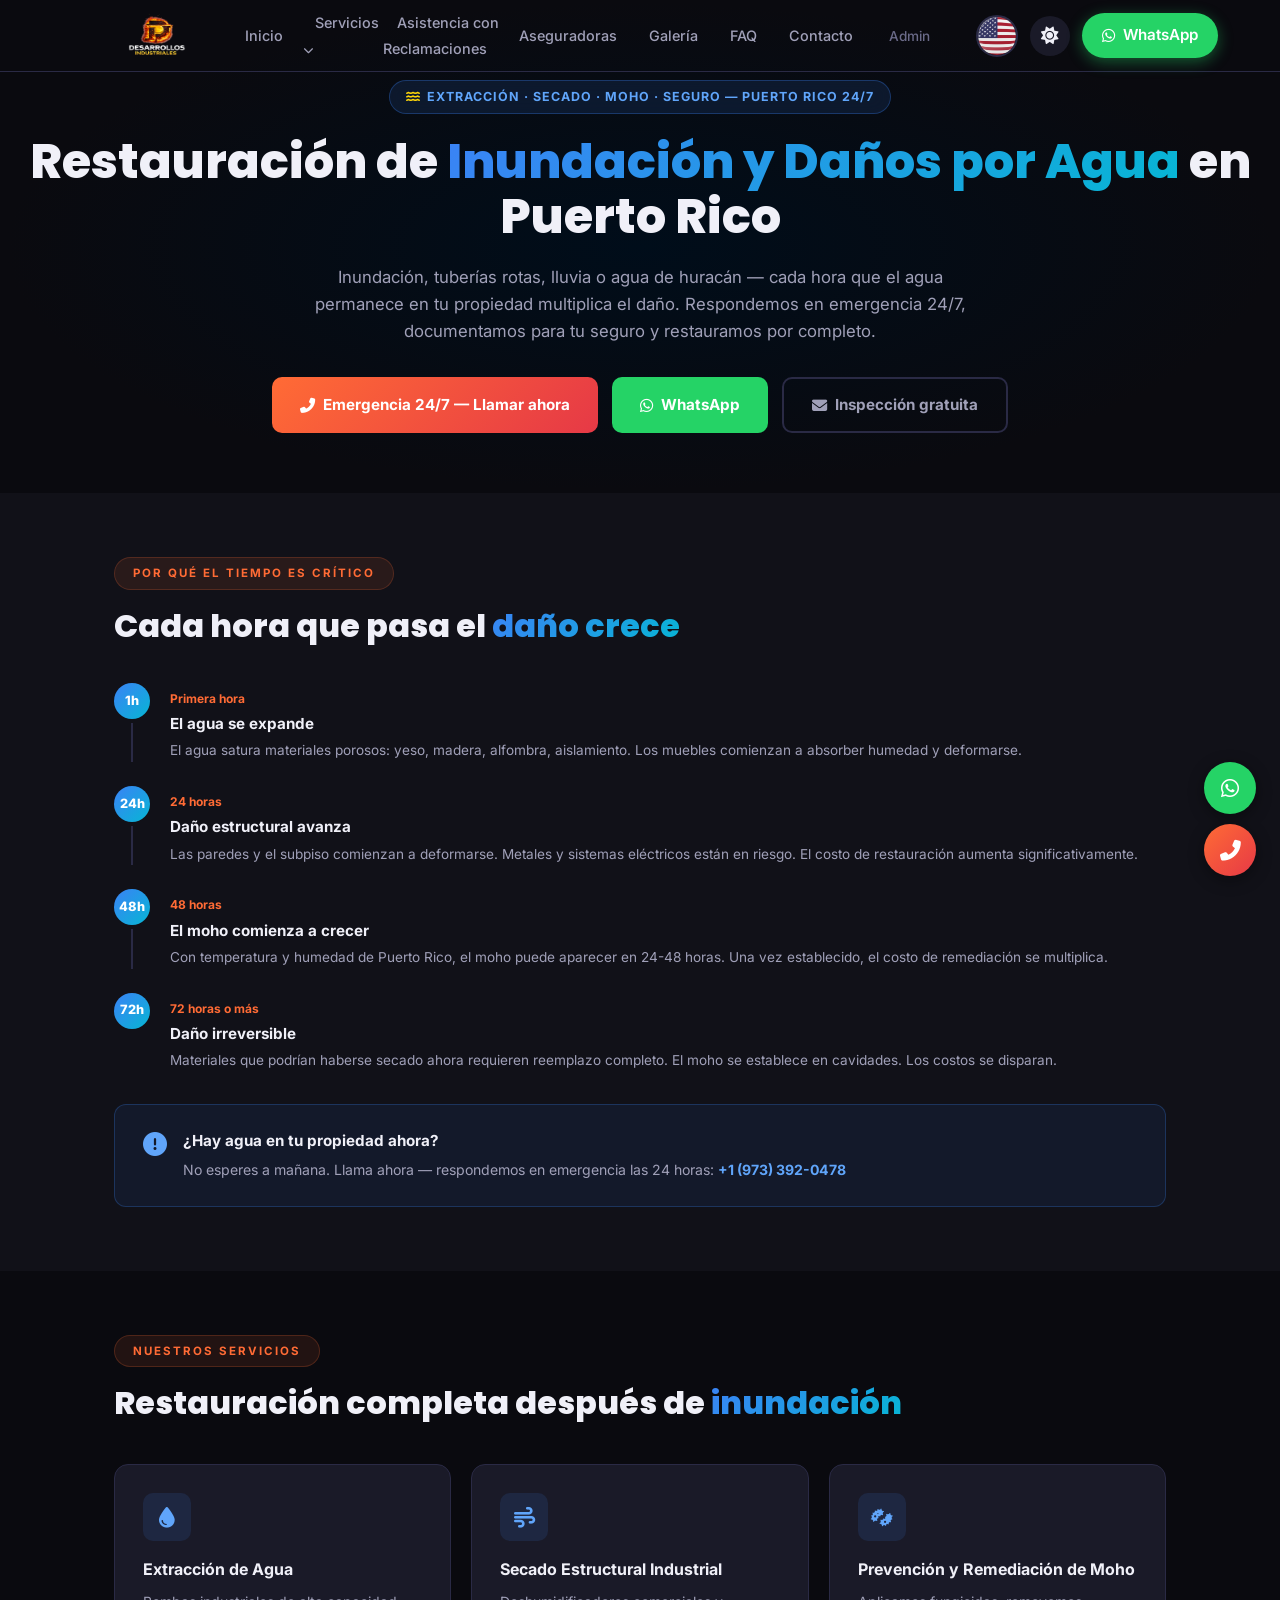
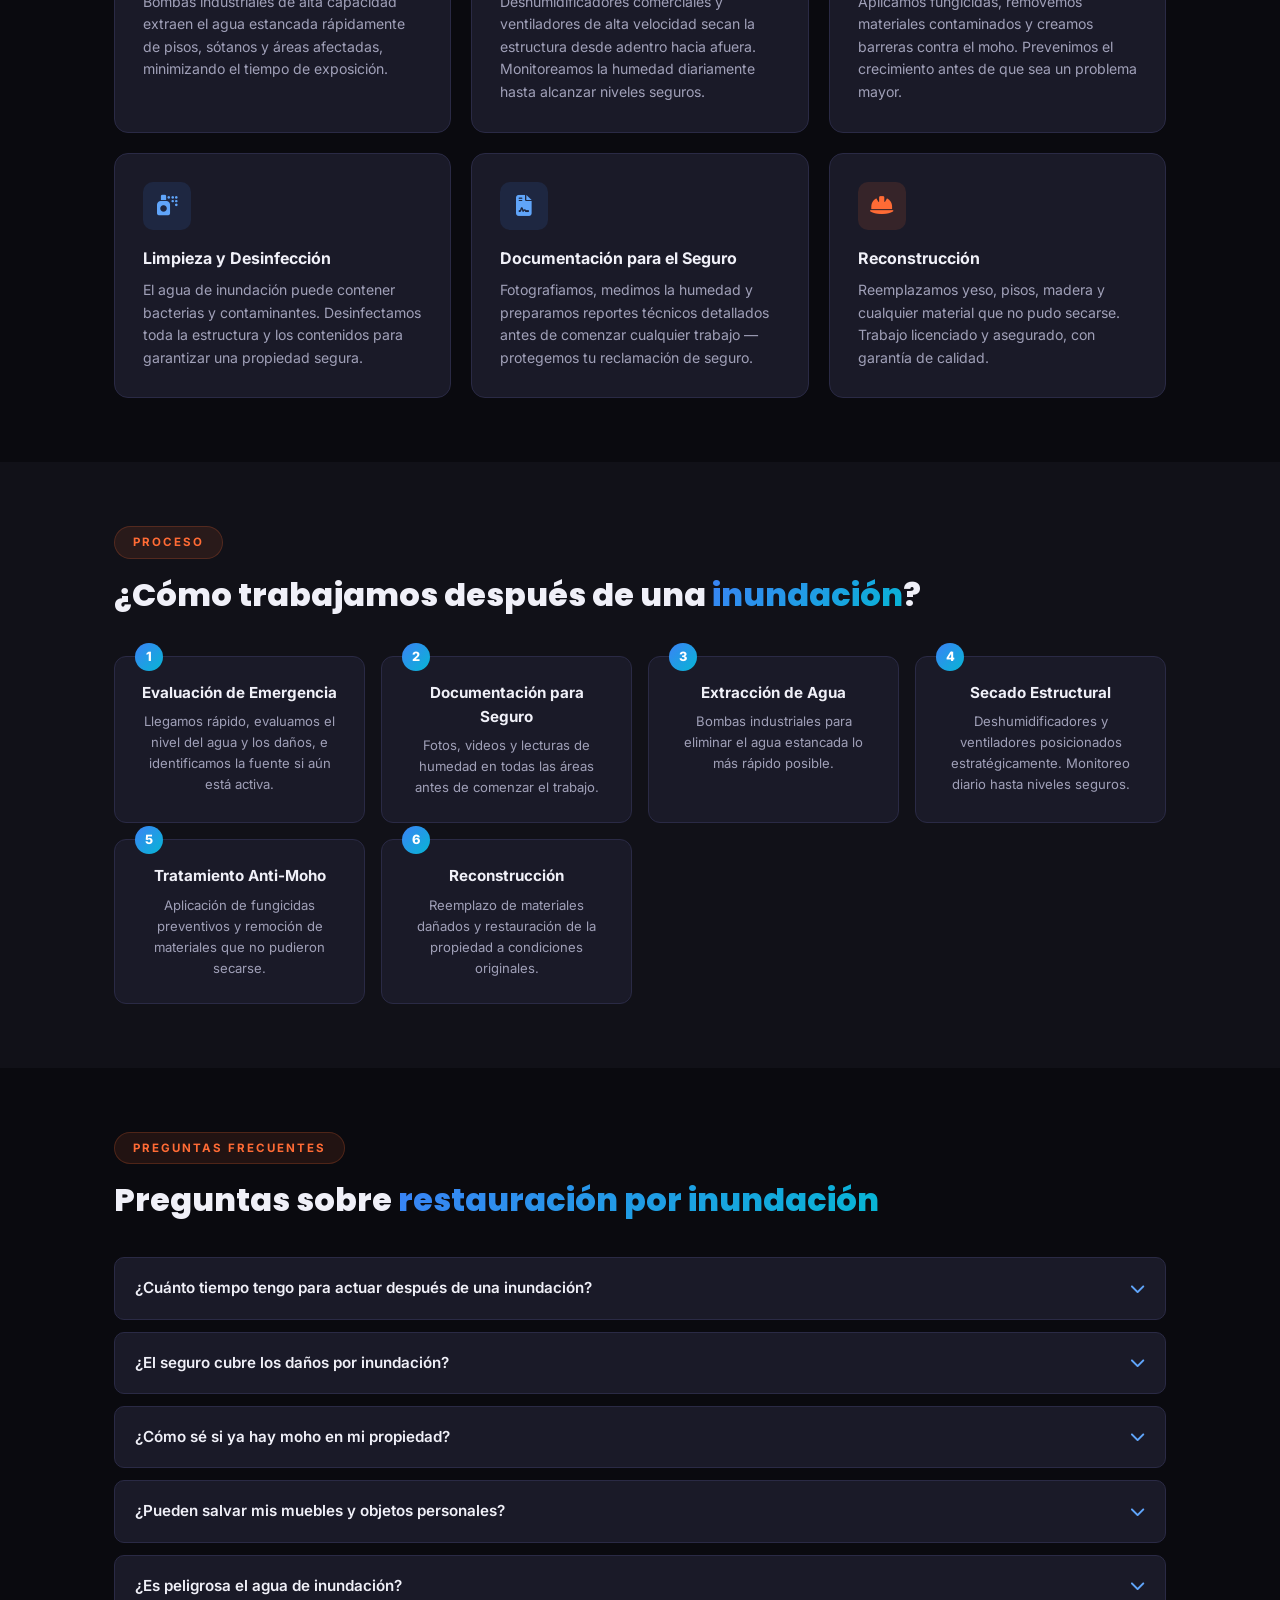
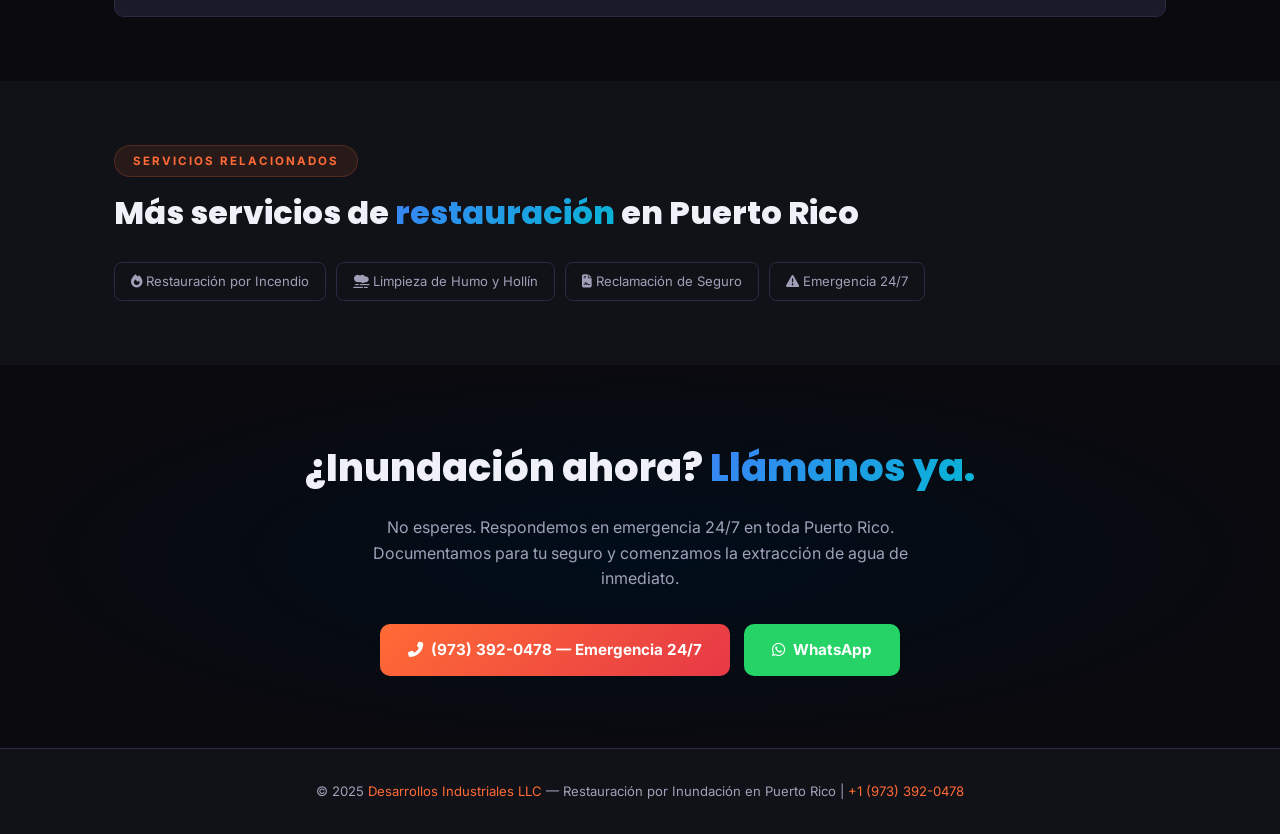
<file: restauracion-inundacion-puerto-rico.html>
<!DOCTYPE html>
<html lang="es">
<head>
  <!-- Google tag (gtag.js) -->
  <script async src="https://www.googletagmanager.com/gtag/js?id=G-3Y1BDSZ83H"></script>
  <script>
    window.dataLayer = window.dataLayer || [];
    function gtag(){dataLayer.push(arguments);}
    gtag('js', new Date());
    gtag('config', 'G-3Y1BDSZ83H');
  </script>
  <script defer src="js/analytics.js"></script>


  <meta charset="UTF-8" />
  <meta name="viewport" content="width=device-width, initial-scale=1.0" />
  <meta name="robots" content="index, follow" />
  <title>Restauración de Inundación y Daños por Agua en Puerto Rico | 24/7</title>
  <meta name="description" content="Restauración de daños por inundación en Puerto Rico. Extracción de agua, secado industrial, prevención de moho, reclamación de seguro. Respuesta 24/7 en toda la isla." />
  <link rel="canonical" href="https://www.desarrollosindustrialespr.com/restauracion-inundacion-puerto-rico.html" />
  <link rel="alternate" hreflang="es" href="https://www.desarrollosindustrialespr.com/restauracion-inundacion-puerto-rico.html" />
  <link rel="alternate" hreflang="en" href="https://www.desarrollosindustrialespr.com/water-damage-restoration-puerto-rico.html" />
  <link rel="alternate" hreflang="x-default" href="https://www.desarrollosindustrialespr.com/restauracion-inundacion-puerto-rico.html" />
  <meta property="og:type" content="website" />
  <meta property="og:title" content="Restauración de Inundación en Puerto Rico | Desarrollos Industriales LLC" />
  <meta property="og:description" content="Extracción de agua, secado industrial y prevención de moho en Puerto Rico. Trabajamos con tu aseguradora. Respuesta de emergencia 24/7." />
  <meta property="og:url" content="https://www.desarrollosindustrialespr.com/restauracion-inundacion-puerto-rico.html" />
  <meta property="og:image" content="https://www.desarrollosindustrialespr.com/images/logoTacoma.png" />
  <link rel="icon" href="images/favicon.ico" type="image/x-icon" />
  <link href="https://fonts.googleapis.com/css2?family=Inter:wght@300;400;500;600;700;800;900&family=Poppins:wght@600;700;800;900&display=swap" rel="stylesheet" />
  <link rel="stylesheet" href="https://cdnjs.cloudflare.com/ajax/libs/font-awesome/6.5.0/css/all.min.css" />
  <link rel="stylesheet" href="css/style.css" />
  <script type="application/ld+json">
  {"@context":"https://schema.org","@graph":[
    {"@type":"LocalBusiness","name":"Desarrollos Industriales LLC","telephone":"+1-973-392-0478","url":"https://www.desarrollosindustrialespr.com","address":{"@type":"PostalAddress","addressRegion":"PR","addressCountry":"US"},"openingHours":"Mo-Su 00:00-24:00","areaServed":{"@type":"State","name":"Puerto Rico"}},
    {"@type":"Service","name":"Restauración de Inundación y Daños por Agua en Puerto Rico","provider":{"@type":"LocalBusiness","name":"Desarrollos Industriales LLC"},"areaServed":"Puerto Rico","description":"Extracción de agua, secado industrial con deshumidificadores, prevención de moho y gestión de reclamaciones de seguro por inundación en Puerto Rico."},
    {"@type":"FAQPage","mainEntity":[
      {"@type":"Question","name":"¿Cuánto tiempo tengo para actuar después de una inundación?","acceptedAnswer":{"@type":"Answer","text":"El tiempo es crítico. El moho puede comenzar a crecer en 24 a 48 horas en áreas húmedas. Cada hora que el agua permanece en la estructura aumenta el daño y el costo de restauración. Llámanos de inmediato."}},
      {"@type":"Question","name":"¿El seguro cubre los daños por inundación?","acceptedAnswer":{"@type":"Answer","text":"Depende de tu póliza. La mayoría de las pólizas de propietario en Puerto Rico cubren daños por agua interna (tuberías rotas, electrodomésticos). Los daños por inundación externa pueden requerir una póliza NFIP separada. Revisamos tu cobertura en la inspección gratuita."}},
      {"@type":"Question","name":"¿Cómo sé si ya hay moho en mi propiedad?","acceptedAnswer":{"@type":"Answer","text":"El moho no siempre es visible. Señales de alerta incluyen olor a humedad, manchas oscuras en paredes o techos, deterioro del yeso o madera, y síntomas respiratorios en los ocupantes. Hacemos una evaluación completa de moho."}},
      {"@type":"Question","name":"¿Pueden salvar mis muebles y objetos personales?","acceptedAnswer":{"@type":"Answer","text":"Muchos objetos pueden restaurarse si se actúa con rapidez. Muebles de madera, electrónicos, documentos y ropa tienen posibilidades de salvamento dentro de las primeras 24-48 horas. Evaluamos cada objeto individualmente."}}
    ]}
  ]}
  </script>
  <style>
    :root{--orange:#ff6b35;--red:#e63946;--blue:#3b82f6;--bg:#0a0a0f;--bg2:#111118;--card:#1a1a28;--border:#2a2a45;--text:#f0f0f8;--text2:#a0a0b8;}
    *,*::before,*::after{box-sizing:border-box;margin:0;padding:0;}
    body{font-family:'Inter',sans-serif;background:var(--bg);color:var(--text);line-height:1.6;}
    a{color:inherit;text-decoration:none;}
    .lp-hero{padding:80px 24px 60px;text-align:center;background:radial-gradient(ellipse at center,#000d1a 0%,var(--bg) 70%);}
    .lp-hero .badge{display:inline-flex;align-items:center;gap:6px;background:rgba(59,130,246,.12);border:1px solid rgba(59,130,246,.3);color:#60a5fa;padding:6px 16px;border-radius:50px;font-size:.78rem;font-weight:700;letter-spacing:1px;text-transform:uppercase;margin-bottom:20px;}
    .lp-hero h1{font-family:'Poppins',sans-serif;font-size:clamp(1.8rem,4vw,3rem);font-weight:800;line-height:1.15;margin-bottom:20px;}
    .lp-hero h1 span{background:linear-gradient(135deg,#3b82f6,#06b6d4);-webkit-background-clip:text;-webkit-text-fill-color:transparent;background-clip:text;}
    .lp-hero p{font-size:1.05rem;color:var(--text2);max-width:680px;margin:0 auto 32px;}
    .cta-group{display:flex;gap:14px;justify-content:center;flex-wrap:wrap;}
    .cta-group a{padding:14px 28px;border-radius:10px;font-weight:700;font-size:.95rem;display:flex;align-items:center;gap:8px;}
    .cta-primary{background:linear-gradient(135deg,#ff6b35,#e63946);color:#fff;}
    .cta-blue{background:linear-gradient(135deg,#3b82f6,#06b6d4);color:#fff;}
    .cta-green{background:#25d366;color:#fff;}
    .cta-ghost{border:2px solid var(--border);color:var(--text2);}
    .container{max-width:1100px;margin:0 auto;padding:0 24px;}
    .section{padding:64px 0;}
    .section-dark{background:var(--bg2);}
    .section-label{display:inline-block;font-size:.72rem;font-weight:700;letter-spacing:2px;text-transform:uppercase;color:var(--orange);margin-bottom:10px;}
    .section h2{font-family:'Poppins',sans-serif;font-size:clamp(1.4rem,3vw,2rem);font-weight:800;margin-bottom:16px;}
    .section h2 span{background:linear-gradient(135deg,#3b82f6,#06b6d4);-webkit-background-clip:text;-webkit-text-fill-color:transparent;background-clip:text;}
    .section p.lead{color:var(--text2);font-size:.95rem;max-width:740px;}
    .grid-3{display:grid;grid-template-columns:repeat(auto-fit,minmax(280px,1fr));gap:20px;margin-top:36px;}
    .card{background:var(--card);border:1px solid var(--border);border-radius:14px;padding:28px;}
    .card-icon{width:48px;height:48px;border-radius:10px;background:rgba(59,130,246,.12);display:flex;align-items:center;justify-content:center;font-size:1.3rem;color:#60a5fa;margin-bottom:16px;}
    .card-icon.orange{background:rgba(255,107,53,.12);color:var(--orange);}
    .card h3{font-size:1rem;font-weight:700;margin-bottom:8px;}
    .card p{font-size:.88rem;color:var(--text2);line-height:1.6;}
    .urgency-bar{background:rgba(59,130,246,.08);border:1px solid rgba(59,130,246,.25);border-radius:12px;padding:24px 28px;margin-top:32px;display:flex;align-items:flex-start;gap:16px;}
    .urgency-bar i{font-size:1.5rem;color:#60a5fa;flex-shrink:0;margin-top:3px;}
    .urgency-bar h4{font-size:.95rem;font-weight:700;margin-bottom:6px;}
    .urgency-bar p{font-size:.88rem;color:var(--text2);}
    .timeline{display:flex;flex-direction:column;gap:0;margin-top:32px;}
    .tl-item{display:flex;gap:20px;position:relative;padding-bottom:24px;}
    .tl-item:last-child{padding-bottom:0;}
    .tl-line{display:flex;flex-direction:column;align-items:center;}
    .tl-dot{width:36px;height:36px;border-radius:50%;background:linear-gradient(135deg,#3b82f6,#06b6d4);display:flex;align-items:center;justify-content:center;font-size:.8rem;font-weight:800;color:#fff;flex-shrink:0;}
    .tl-connector{width:2px;flex:1;background:var(--border);margin-top:4px;}
    .tl-item:last-child .tl-connector{display:none;}
    .tl-content{padding-top:6px;}
    .tl-content h4{font-size:.95rem;font-weight:700;margin-bottom:4px;}
    .tl-content p{font-size:.85rem;color:var(--text2);line-height:1.6;}
    .tl-time{font-size:.75rem;color:var(--orange);font-weight:700;margin-bottom:4px;}
    .process-steps{display:grid;grid-template-columns:repeat(auto-fit,minmax(200px,1fr));gap:16px;margin-top:36px;counter-reset:steps;}
    .step{background:var(--card);border:1px solid var(--border);border-radius:12px;padding:24px;position:relative;counter-increment:steps;}
    .step::before{content:counter(steps);position:absolute;top:-14px;left:20px;background:linear-gradient(135deg,#3b82f6,#06b6d4);color:#fff;width:28px;height:28px;border-radius:50%;display:flex;align-items:center;justify-content:center;font-size:.8rem;font-weight:800;}
    .step h4{font-size:.95rem;font-weight:700;margin-bottom:6px;}
    .step p{font-size:.82rem;color:var(--text2);}
    .faq-list{margin-top:32px;display:flex;flex-direction:column;gap:12px;}
    .faq-item{background:var(--card);border:1px solid var(--border);border-radius:10px;overflow:hidden;}
    .faq-q{padding:18px 20px;font-weight:600;cursor:pointer;display:flex;justify-content:space-between;align-items:center;font-size:.95rem;}
    .faq-q i{transition:transform .3s;color:#60a5fa;}
    .faq-a{display:none;padding:0 20px 18px;color:var(--text2);font-size:.88rem;line-height:1.7;}
    .faq-item.open .faq-a{display:block;}
    .faq-item.open .faq-q i{transform:rotate(180deg);}
    .cta-banner{background:radial-gradient(ellipse at center,#000d1a 0%,var(--bg) 70%);padding:72px 24px;text-align:center;}
    .cta-banner h2{font-family:'Poppins',sans-serif;font-size:clamp(1.5rem,3.5vw,2.4rem);font-weight:800;margin-bottom:16px;}
    .cta-banner p{color:var(--text2);max-width:600px;margin:0 auto 32px;}
    .internal-links{display:flex;flex-wrap:wrap;gap:10px;margin-top:24px;}
    .internal-links a{border:1px solid var(--border);border-radius:8px;padding:8px 16px;font-size:.82rem;color:var(--text2);transition:all .2s;}
    .internal-links a:hover{border-color:var(--orange);color:var(--orange);}
    .lp-footer{background:var(--bg2);border-top:1px solid var(--border);padding:32px 24px;text-align:center;color:var(--text2);font-size:.82rem;}
    .lp-footer a{color:var(--orange);}
    .float-btns{position:fixed;bottom:24px;right:24px;display:flex;flex-direction:column;gap:10px;z-index:999;}
    .float-btn{width:52px;height:52px;border-radius:50%;display:flex;align-items:center;justify-content:center;font-size:1.3rem;color:#fff;box-shadow:0 4px 16px rgba(0,0,0,.4);}
    .float-call{background:linear-gradient(135deg,#ff6b35,#e63946);}
    .float-wa{background:#25d366;}
    @media(max-width:600px){.cta-group{flex-direction:column;}.cta-group a{justify-content:center;}}
  </style>
</head>
<body>
<!-- ===== HEADER ===== -->
<header class="header" id="header">
  <nav class="nav container">
    <a href="index.html" class="nav-logo">
      <img src="logo3.png" alt="D Industriales Logo" class="logo-img" />
    </a>
    <ul class="nav-menu" id="navMenu">
      <li><a href="index.html" class="nav-link"><i class="fas fa-home"></i> <span>Inicio</span></a></li>
      <li class="has-dropdown">
        <a href="index.html#servicios" class="nav-link nav-dropdown-toggle"><i class="fas fa-fire-extinguisher"></i> <span>Servicios</span> <i class="fas fa-chevron-down nav-chevron"></i></a>
        <ul class="nav-dropdown">
          <li><a href="restauracion-incendios-puerto-rico.html"><i class="fas fa-fire"></i> Restauración por Incendio</a></li>
          <li><a href="limpieza-humo-hollin-puerto-rico.html"><i class="fas fa-smog"></i> Limpieza de Humo y Hollín</a></li>
          <li><a href="restauracion-inundacion-puerto-rico.html"><i class="fas fa-water"></i> Restauración por Inundación</a></li>
          <li><a href="reclamacion-seguro-incendio-puerto-rico.html"><i class="fas fa-file-contract"></i> Reclamación de Seguro</a></li>
          <li><a href="emergencia-incendio-inundacion.html"><i class="fas fa-exclamation-triangle"></i> Emergencia 24/7</a></li>
        </ul>
      </li>
      <li><a href="asistencia-reclamaciones-aseguradoras-puerto-rico.html" class="nav-link"><i class="fas fa-headset"></i> <span>Asistencia con Reclamaciones</span></a></li>
      <li><a href="index.html#aseguradoras" class="nav-link"><i class="fas fa-shield-alt"></i> <span>Aseguradoras</span></a></li>
      <li><a href="index.html#galeria" class="nav-link"><i class="fas fa-images"></i> <span>Galería</span></a></li>
      <li><a href="index.html#faq" class="nav-link"><i class="fas fa-question-circle"></i> <span>FAQ</span></a></li>
      <li><a href="index.html#contacto" class="nav-link"><i class="fas fa-envelope"></i> <span>Contacto</span></a></li>
      <li><a href="https://wa.me/19733920478?text=Hola%2C%20me%20interesa." class="nav-link nav-whatsapp-mobile" target="_blank" rel="noopener"><i class="fab fa-whatsapp"></i> <span>WhatsApp</span></a></li>
      <li><a href="admin/index.html" class="nav-link nav-admin"><i class="fas fa-lock"></i> Admin</a></li>
    </ul>
    <div class="nav-actions">
      <a href="water-damage-restoration-puerto-rico.html" class="lang-toggle" aria-label="Switch to English" title="Switch to English">
        <img src="images/us.png" alt="English" class="lang-flag-img" width="42" height="42" />
      </a>
      <button class="theme-toggle" id="themeToggle" aria-label="Cambiar tema">
        <i class="fas fa-sun" id="themeIcon"></i>
      </button>
      <a href="https://wa.me/19733920478?text=Hola%2C%20me%20interesa." class="btn btn-whatsapp" target="_blank" rel="noopener">
        <i class="fab fa-whatsapp"></i> WhatsApp
      </a>
      <button class="hamburger" id="hamburger" aria-label="Menú">
        <span></span><span></span><span></span>
      </button>
    </div>
  </nav>
</header>

<section class="lp-hero">
  <div class="badge"><i class="fas fa-water"></i> Extracción · Secado · Moho · Seguro — Puerto Rico 24/7</div>
  <h1>Restauración de <span>Inundación y Daños por Agua</span> en Puerto Rico</h1>
  <p>Inundación, tuberías rotas, lluvia o agua de huracán — cada hora que el agua permanece en tu propiedad multiplica el daño. Respondemos en emergencia 24/7, documentamos para tu seguro y restauramos por completo.</p>
  <div class="cta-group">
    <a href="tel:+19733920478" class="cta-primary"><i class="fas fa-phone-alt"></i> Emergencia 24/7 — Llamar ahora</a>
    <a href="https://wa.me/19733920478?text=Necesito%20ayuda%20con%20inundación" class="cta-green" target="_blank" rel="noopener"><i class="fab fa-whatsapp"></i> WhatsApp</a>
    <a href="index.html#contacto" class="cta-ghost"><i class="fas fa-envelope"></i> Inspección gratuita</a>
  </div>
</section>

<!-- URGENCIA DEL TIEMPO -->
<section class="section section-dark">
  <div class="container">
    <div class="section-label">Por Qué el Tiempo es Crítico</div>
    <h2>Cada hora que pasa el <span>daño crece</span></h2>
    <div class="timeline">
      <div class="tl-item">
        <div class="tl-line"><div class="tl-dot">1h</div><div class="tl-connector"></div></div>
        <div class="tl-content"><div class="tl-time">Primera hora</div><h4>El agua se expande</h4><p>El agua satura materiales porosos: yeso, madera, alfombra, aislamiento. Los muebles comienzan a absorber humedad y deformarse.</p></div>
      </div>
      <div class="tl-item">
        <div class="tl-line"><div class="tl-dot">24h</div><div class="tl-connector"></div></div>
        <div class="tl-content"><div class="tl-time">24 horas</div><h4>Daño estructural avanza</h4><p>Las paredes y el subpiso comienzan a deformarse. Metales y sistemas eléctricos están en riesgo. El costo de restauración aumenta significativamente.</p></div>
      </div>
      <div class="tl-item">
        <div class="tl-line"><div class="tl-dot">48h</div><div class="tl-connector"></div></div>
        <div class="tl-content"><div class="tl-time">48 horas</div><h4>El moho comienza a crecer</h4><p>Con temperatura y humedad de Puerto Rico, el moho puede aparecer en 24-48 horas. Una vez establecido, el costo de remediación se multiplica.</p></div>
      </div>
      <div class="tl-item">
        <div class="tl-line"><div class="tl-dot">72h</div><div class="tl-connector"></div></div>
        <div class="tl-content"><div class="tl-time">72 horas o más</div><h4>Daño irreversible</h4><p>Materiales que podrían haberse secado ahora requieren reemplazo completo. El moho se establece en cavidades. Los costos se disparan.</p></div>
      </div>
    </div>
    <div class="urgency-bar" style="margin-top:32px;">
      <i class="fas fa-exclamation-circle"></i>
      <div><h4>¿Hay agua en tu propiedad ahora?</h4><p>No esperes a mañana. Llama ahora — respondemos en emergencia las 24 horas: <strong><a href="tel:+19733920478" style="color:#60a5fa;">+1 (973) 392-0478</a></strong></p></div>
    </div>
  </div>
</section>

<!-- SERVICIOS -->
<section class="section">
  <div class="container">
    <div class="section-label">Nuestros Servicios</div>
    <h2>Restauración completa después de <span>inundación</span></h2>
    <div class="grid-3">
      <div class="card"><div class="card-icon"><i class="fas fa-tint"></i></div><h3>Extracción de Agua</h3><p>Bombas industriales de alta capacidad extraen el agua estancada rápidamente de pisos, sótanos y áreas afectadas, minimizando el tiempo de exposición.</p></div>
      <div class="card"><div class="card-icon"><i class="fas fa-wind"></i></div><h3>Secado Estructural Industrial</h3><p>Deshumidificadores comerciales y ventiladores de alta velocidad secan la estructura desde adentro hacia afuera. Monitoreamos la humedad diariamente hasta alcanzar niveles seguros.</p></div>
      <div class="card"><div class="card-icon"><i class="fas fa-bacteria" style="font-size:1.1rem;"></i></div><h3>Prevención y Remediación de Moho</h3><p>Aplicamos fungicidas, removemos materiales contaminados y creamos barreras contra el moho. Prevenimos el crecimiento antes de que sea un problema mayor.</p></div>
      <div class="card"><div class="card-icon"><i class="fas fa-spray-can"></i></div><h3>Limpieza y Desinfección</h3><p>El agua de inundación puede contener bacterias y contaminantes. Desinfectamos toda la estructura y los contenidos para garantizar una propiedad segura.</p></div>
      <div class="card"><div class="card-icon"><i class="fas fa-file-contract"></i></div><h3>Documentación para el Seguro</h3><p>Fotografiamos, medimos la humedad y preparamos reportes técnicos detallados antes de comenzar cualquier trabajo — protegemos tu reclamación de seguro.</p></div>
      <div class="card"><div class="card-icon orange"><i class="fas fa-hard-hat"></i></div><h3>Reconstrucción</h3><p>Reemplazamos yeso, pisos, madera y cualquier material que no pudo secarse. Trabajo licenciado y asegurado, con garantía de calidad.</p></div>
    </div>
  </div>
</section>

<!-- PROCESO -->
<section class="section section-dark">
  <div class="container">
    <div class="section-label">Proceso</div>
    <h2>¿Cómo trabajamos después de una <span>inundación</span>?</h2>
    <div class="process-steps">
      <div class="step"><h4>Evaluación de Emergencia</h4><p>Llegamos rápido, evaluamos el nivel del agua y los daños, e identificamos la fuente si aún está activa.</p></div>
      <div class="step"><h4>Documentación para Seguro</h4><p>Fotos, videos y lecturas de humedad en todas las áreas antes de comenzar el trabajo.</p></div>
      <div class="step"><h4>Extracción de Agua</h4><p>Bombas industriales para eliminar el agua estancada lo más rápido posible.</p></div>
      <div class="step"><h4>Secado Estructural</h4><p>Deshumidificadores y ventiladores posicionados estratégicamente. Monitoreo diario hasta niveles seguros.</p></div>
      <div class="step"><h4>Tratamiento Anti-Moho</h4><p>Aplicación de fungicidas preventivos y remoción de materiales que no pudieron secarse.</p></div>
      <div class="step"><h4>Reconstrucción</h4><p>Reemplazo de materiales dañados y restauración de la propiedad a condiciones originales.</p></div>
    </div>
  </div>
</section>

<!-- FAQ -->
<section class="section">
  <div class="container">
    <div class="section-label">Preguntas Frecuentes</div>
    <h2>Preguntas sobre <span>restauración por inundación</span></h2>
    <div class="faq-list">
      <div class="faq-item"><div class="faq-q">¿Cuánto tiempo tengo para actuar después de una inundación? <i class="fas fa-chevron-down"></i></div><div class="faq-a">El tiempo es crítico. El moho puede comenzar a crecer en 24 a 48 horas en el clima húmedo de Puerto Rico. Cada hora que el agua permanece en la estructura aumenta el daño y el costo de restauración. Llámanos de inmediato.</div></div>
      <div class="faq-item"><div class="faq-q">¿El seguro cubre los daños por inundación? <i class="fas fa-chevron-down"></i></div><div class="faq-a">Depende de tu póliza. Las pólizas de propietario estándar cubren daños por agua interna (tuberías rotas, fallo de electrodomésticos). Los daños por inundación externa pueden requerir una póliza NFIP separada. Revisamos tu cobertura gratis.</div></div>
      <div class="faq-item"><div class="faq-q">¿Cómo sé si ya hay moho en mi propiedad? <i class="fas fa-chevron-down"></i></div><div class="faq-a">El moho no siempre es visible. Señales: olor a humedad o tierra mojada, manchas oscuras o verdosas en paredes y techos, deterioro del yeso o madera. Hacemos evaluación completa con equipo especializado.</div></div>
      <div class="faq-item"><div class="faq-q">¿Pueden salvar mis muebles y objetos personales? <i class="fas fa-chevron-down"></i></div><div class="faq-a">Muchos objetos pueden restaurarse si se actúa rápido. Dentro de las primeras 24-48 horas, es posible salvar muebles de madera, electrónicos, documentos y ropa. Evaluamos cada objeto individualmente sin costo adicional.</div></div>
      <div class="faq-item"><div class="faq-q">¿Es peligrosa el agua de inundación? <i class="fas fa-chevron-down"></i></div><div class="faq-a">Sí. El agua de inundación, especialmente la que viene del exterior, puede contener bacterias, virus y contaminantes químicos. Nunca entres en un área inundada sin equipo de protección adecuado. Llámanos primero.</div></div>
    </div>
  </div>
</section>

<section class="section section-dark">
  <div class="container">
    <div class="section-label">Servicios Relacionados</div>
    <h2>Más servicios de <span>restauración</span> en Puerto Rico</h2>
    <div class="internal-links">
      <a href="restauracion-incendios-puerto-rico.html"><i class="fas fa-fire"></i> Restauración por Incendio</a>
      <a href="limpieza-humo-hollin-puerto-rico.html"><i class="fas fa-smog"></i> Limpieza de Humo y Hollín</a>
      <a href="reclamacion-seguro-incendio-puerto-rico.html"><i class="fas fa-file-contract"></i> Reclamación de Seguro</a>
      <a href="emergencia-incendio-inundacion.html"><i class="fas fa-exclamation-triangle"></i> Emergencia 24/7</a>
    </div>
  </div>
</section>

<section class="cta-banner">
  <div class="container">
    <h2>¿Inundación ahora? <span style="background:linear-gradient(135deg,#3b82f6,#06b6d4);-webkit-background-clip:text;-webkit-text-fill-color:transparent;background-clip:text;">Llámanos ya.</span></h2>
    <p>No esperes. Respondemos en emergencia 24/7 en toda Puerto Rico. Documentamos para tu seguro y comenzamos la extracción de agua de inmediato.</p>
    <div class="cta-group">
      <a href="tel:+19733920478" class="cta-primary"><i class="fas fa-phone-alt"></i> (973) 392-0478 — Emergencia 24/7</a>
      <a href="https://wa.me/19733920478?text=Tuve%20una%20inundación%20y%20necesito%20ayuda" class="cta-green" target="_blank" rel="noopener"><i class="fab fa-whatsapp"></i> WhatsApp</a>
    </div>
  </div>
</section>

<footer class="lp-footer">
  <p>&copy; 2025 <a href="index.html">Desarrollos Industriales LLC</a> — Restauración por Inundación en Puerto Rico | <a href="tel:+19733920478">+1 (973) 392-0478</a></p>
</footer>
<div class="float-btns">
  <a href="https://wa.me/19733920478?text=Necesito%20ayuda%20con%20inundación" class="float-btn float-wa" target="_blank" rel="noopener" aria-label="WhatsApp"><i class="fab fa-whatsapp"></i></a>
  <a href="tel:+19733920478" class="float-btn float-call" aria-label="Llamar"><i class="fas fa-phone-alt"></i></a>
</div>
<script>
document.querySelectorAll('.faq-q').forEach(function(q){q.addEventListener('click',function(){var item=this.closest('.faq-item');document.querySelectorAll('.faq-item').forEach(function(i){if(i!==item)i.classList.remove('open');});item.classList.toggle('open');});});
(function(){
  var h=document.getElementById('hamburger'),m=document.getElementById('navMenu');
  function closeMenu(){m.classList.remove('open');h.classList.remove('active');document.body.style.overflow='';}
  function openMenu(){m.classList.add('open');h.classList.add('active');document.body.style.overflow='hidden';}
  h.addEventListener('click',function(){m.classList.contains('open')?closeMenu():openMenu();});
  document.querySelectorAll('.nav-link').forEach(function(l){l.addEventListener('click',closeMenu);});
  m.addEventListener('click',function(e){if(e.target===m)closeMenu();});
  document.addEventListener('keydown',function(e){if(e.key==='Escape'&&m.classList.contains('open'))closeMenu();});
  var hdr=document.getElementById('header');
  window.addEventListener('scroll',function(){hdr.classList.toggle('scrolled',window.scrollY>60);});
  var tt=document.getElementById('themeToggle'),ti=document.getElementById('themeIcon');
  var sv=localStorage.getItem('dindustriales-theme')||'dark';
  document.documentElement.setAttribute('data-theme',sv);
  ti.className=sv==='light'?'fas fa-moon':'fas fa-sun';
  tt.addEventListener('click',function(){
    var c=document.documentElement.getAttribute('data-theme'),n=c==='light'?'dark':'light';
    document.documentElement.setAttribute('data-theme',n);
    localStorage.setItem('dindustriales-theme',n);
    ti.className=n==='light'?'fas fa-moon':'fas fa-sun';
  });
})();
</script>
</body>
</html>
</file>
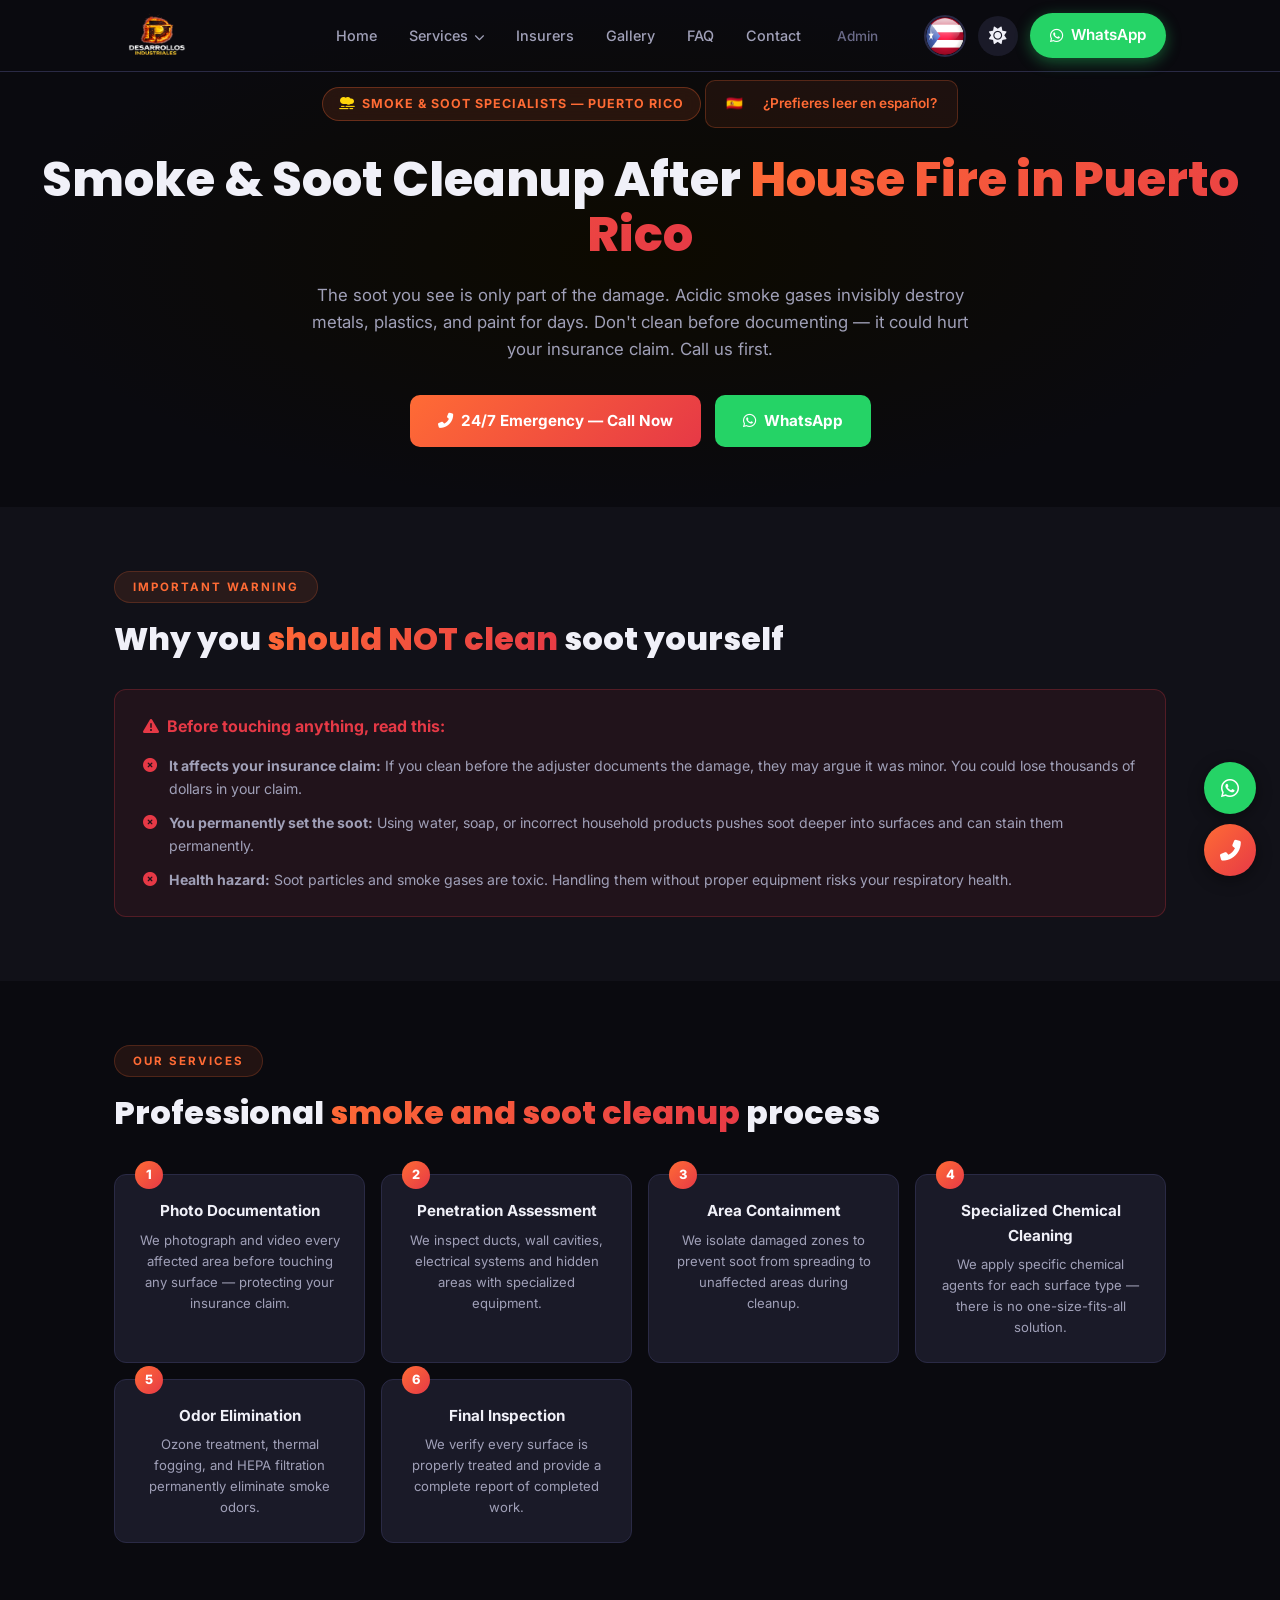
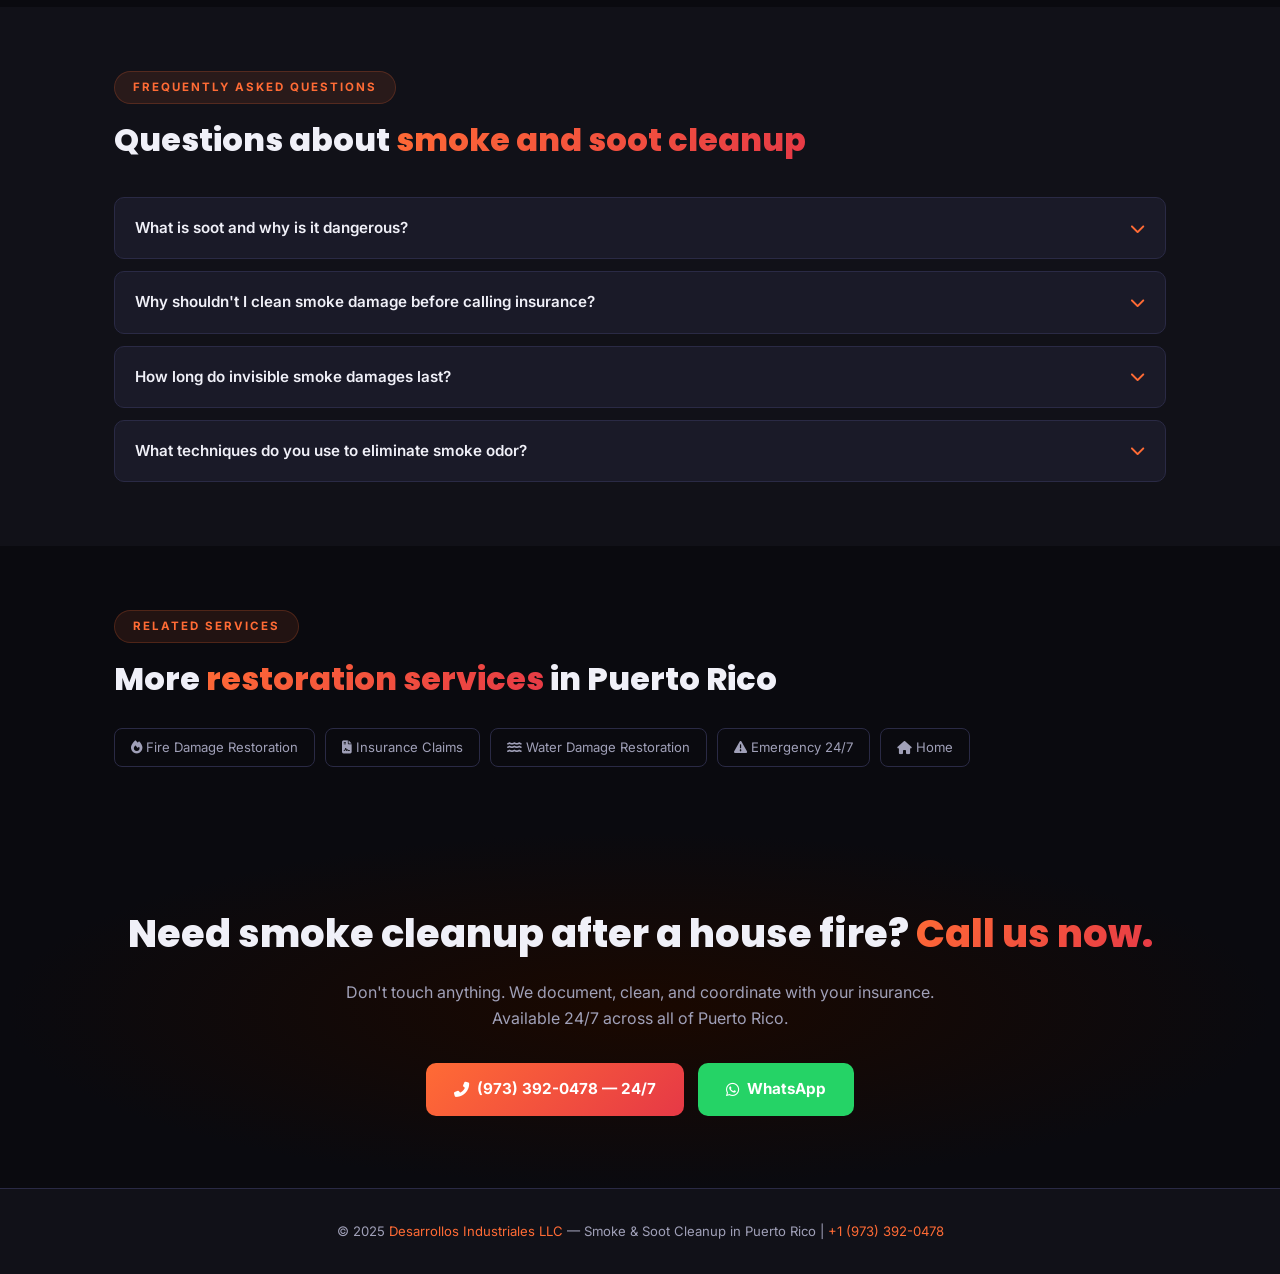
<file: smoke-cleaning-puerto-rico.html>
<!DOCTYPE html>
<html lang="en">
<head>
  <!-- Google tag (gtag.js) -->
  <script async src="https://www.googletagmanager.com/gtag/js?id=G-3Y1BDSZ83H"></script>
  <script>
    window.dataLayer = window.dataLayer || [];
    function gtag(){dataLayer.push(arguments);}
    gtag('js', new Date());
    gtag('config', 'G-3Y1BDSZ83H');
  </script>
  <script defer src="js/analytics.js"></script>


  <meta charset="UTF-8" />
  <meta name="viewport" content="width=device-width, initial-scale=1.0" />
  <meta name="robots" content="index, follow" />
  <title>Smoke & Soot Cleanup After House Fire in Puerto Rico | 24/7 | Desarrollos Industriales</title>
  <meta name="description" content="Professional smoke and soot cleanup after a house fire in Puerto Rico. Industrial equipment, insurance documentation, odor elimination. Don't clean before documenting. Call 24/7." />
  <link rel="canonical" href="https://www.desarrollosindustrialespr.com/smoke-cleaning-puerto-rico.html" />
  <link rel="alternate" hreflang="es" href="https://www.desarrollosindustrialespr.com/limpieza-humo-hollin-puerto-rico.html" />
  <link rel="alternate" hreflang="en" href="https://www.desarrollosindustrialespr.com/smoke-cleaning-puerto-rico.html" />
  <link rel="alternate" hreflang="x-default" href="https://www.desarrollosindustrialespr.com/limpieza-humo-hollin-puerto-rico.html" />
  <meta property="og:type" content="website" />
  <meta property="og:title" content="Smoke & Soot Cleanup After House Fire in Puerto Rico | Desarrollos Industriales" />
  <meta property="og:description" content="Smoke and soot cleanup after a house fire in Puerto Rico. Don't clean before your insurance documents the damage. Industrial equipment, guaranteed results. 24/7." />
  <meta property="og:url" content="https://www.desarrollosindustrialespr.com/smoke-cleaning-puerto-rico.html" />
  <meta property="og:image" content="https://www.desarrollosindustrialespr.com/images/logoTacoma.png" />
  <meta property="og:locale" content="en_US" />
  <meta property="og:site_name" content="Desarrollos Industriales LLC" />
  <meta name="twitter:card" content="summary_large_image" />
  <meta name="twitter:title" content="Smoke & Soot Cleanup After House Fire in Puerto Rico | 24/7" />
  <meta name="twitter:description" content="Don't touch anything after a house fire. We document, clean smoke and soot, and coordinate with your insurance. 24/7 service across Puerto Rico." />
  <meta name="twitter:image" content="https://www.desarrollosindustrialespr.com/images/logoTacoma.png" />
  <link rel="icon" href="images/favicon.ico" type="image/x-icon" />
  <link href="https://fonts.googleapis.com/css2?family=Inter:wght@300;400;500;600;700;800;900&family=Poppins:wght@600;700;800;900&display=swap" rel="stylesheet" />
  <link rel="stylesheet" href="https://cdnjs.cloudflare.com/ajax/libs/font-awesome/6.5.0/css/all.min.css" />
  <link rel="stylesheet" href="css/style.css" />
  <script type="application/ld+json">
  {"@context":"https://schema.org","@graph":[
    {"@type":"LocalBusiness","name":"Desarrollos Industriales LLC","telephone":"+1-973-392-0478","url":"https://www.desarrollosindustrialespr.com","address":{"@type":"PostalAddress","addressRegion":"PR","addressCountry":"US"},"openingHours":"Mo-Su 00:00-24:00","areaServed":{"@type":"State","name":"Puerto Rico"}},
    {"@type":"Service","name":"Smoke and Soot Cleanup After House Fire in Puerto Rico","provider":{"@type":"LocalBusiness","name":"Desarrollos Industriales LLC"},"areaServed":"Puerto Rico","description":"Specialized smoke and soot cleanup with photographic documentation for insurance claims. Industrial equipment, permanent odor elimination."},
    {"@type":"FAQPage","mainEntity":[
      {"@type":"Question","name":"What is soot and why is it dangerous?","acceptedAnswer":{"@type":"Answer","text":"Soot is a mixture of carbon, chemicals, and toxic particles from incomplete combustion. It penetrates walls, ducts, and fabrics. It is corrosive and can cause serious respiratory problems if not handled correctly."}},
      {"@type":"Question","name":"Why shouldn't I clean smoke damage myself before calling insurance?","acceptedAnswer":{"@type":"Answer","text":"If you clean before the damage is documented, the insurance adjuster may argue the damage was minor. Using incorrect products can also permanently set soot into surfaces. Document first — then let professionals clean."}},
      {"@type":"Question","name":"How long do invisible smoke damages last?","acceptedAnswer":{"@type":"Answer","text":"Acidic smoke gases continue damaging metals, plastics and paint for days or weeks after a fire. Smoke odor can persist for years if not treated correctly. Quick action significantly reduces the total cost."}},
      {"@type":"Question","name":"What techniques do you use to eliminate smoke odor?","acceptedAnswer":{"@type":"Answer","text":"We use a combination of ozone treatment, thermal fogging, specific sealants, and positive pressure ventilation techniques. The method depends on the type of affected materials and the extent of the damage."}}
    ]}
  ]}
  </script>
  <style>
    :root{--orange:#ff6b35;--red:#e63946;--bg:#0a0a0f;--bg2:#111118;--card:#1a1a28;--border:#2a2a45;--text:#f0f0f8;--text2:#a0a0b8;}
    *,*::before,*::after{box-sizing:border-box;margin:0;padding:0;}
    body{font-family:'Inter',sans-serif;background:var(--bg);color:var(--text);line-height:1.6;}
    a{color:inherit;text-decoration:none;}
    .lp-hero{padding:80px 24px 60px;text-align:center;background:radial-gradient(ellipse at center,#0d0a00 0%,var(--bg) 70%);}
    .lp-hero .badge{display:inline-flex;align-items:center;gap:6px;background:rgba(255,107,53,.12);border:1px solid rgba(255,107,53,.3);color:var(--orange);padding:6px 16px;border-radius:50px;font-size:.78rem;font-weight:700;letter-spacing:1px;text-transform:uppercase;margin-bottom:20px;}
    .lp-hero h1{font-family:'Poppins',sans-serif;font-size:clamp(1.8rem,4vw,3rem);font-weight:800;line-height:1.15;margin-bottom:20px;}
    .lp-hero h1 span{background:linear-gradient(135deg,#ff6b35,#e63946);-webkit-background-clip:text;-webkit-text-fill-color:transparent;background-clip:text;}
    .lp-hero p{font-size:1.05rem;color:var(--text2);max-width:680px;margin:0 auto 32px;}
    .cta-group{display:flex;gap:14px;justify-content:center;flex-wrap:wrap;}
    .cta-group a{padding:14px 28px;border-radius:10px;font-weight:700;font-size:.95rem;display:flex;align-items:center;gap:8px;}
    .cta-primary{background:linear-gradient(135deg,#ff6b35,#e63946);color:#fff;}
    .cta-green{background:#25d366;color:#fff;}
    .cta-ghost{border:2px solid var(--border);color:var(--text2);}
    .container{max-width:1100px;margin:0 auto;padding:0 24px;}
    .section{padding:64px 0;}
    .section-dark{background:var(--bg2);}
    .section-label{display:inline-block;font-size:.72rem;font-weight:700;letter-spacing:2px;text-transform:uppercase;color:var(--orange);margin-bottom:10px;}
    .section h2{font-family:'Poppins',sans-serif;font-size:clamp(1.4rem,3vw,2rem);font-weight:800;margin-bottom:16px;}
    .section h2 span{background:linear-gradient(135deg,#ff6b35,#e63946);-webkit-background-clip:text;-webkit-text-fill-color:transparent;background-clip:text;}
    .section p{color:var(--text2);font-size:.95rem;max-width:740px;}
    .grid-3{display:grid;grid-template-columns:repeat(auto-fit,minmax(280px,1fr));gap:20px;margin-top:36px;}
    .card{background:var(--card);border:1px solid var(--border);border-radius:14px;padding:28px;}
    .card-icon{width:48px;height:48px;border-radius:10px;background:rgba(255,107,53,.12);display:flex;align-items:center;justify-content:center;font-size:1.3rem;color:var(--orange);margin-bottom:16px;}
    .card h3{font-size:1rem;font-weight:700;margin-bottom:8px;}
    .card p{font-size:.88rem;color:var(--text2);line-height:1.6;}
    .warning-box{background:rgba(230,57,70,.08);border:1px solid rgba(230,57,70,.25);border-radius:12px;padding:24px 28px;margin-top:24px;}
    .warning-box h3{color:#e63946;font-size:1rem;font-weight:700;margin-bottom:16px;}
    .warning-box ul{list-style:none;display:flex;flex-direction:column;gap:12px;}
    .warning-box li{display:flex;align-items:flex-start;gap:12px;font-size:.88rem;color:var(--text2);}
    .warning-box li i{color:#e63946;margin-top:3px;flex-shrink:0;}
    .process-steps{display:grid;grid-template-columns:repeat(auto-fit,minmax(200px,1fr));gap:16px;margin-top:36px;counter-reset:steps;}
    .step{background:var(--card);border:1px solid var(--border);border-radius:12px;padding:24px;position:relative;counter-increment:steps;}
    .step::before{content:counter(steps);position:absolute;top:-14px;left:20px;background:linear-gradient(135deg,#ff6b35,#e63946);color:#fff;width:28px;height:28px;border-radius:50%;display:flex;align-items:center;justify-content:center;font-size:.8rem;font-weight:800;}
    .step h4{font-size:.95rem;font-weight:700;margin-bottom:6px;}
    .step p{font-size:.82rem;color:var(--text2);}
    .faq-list{margin-top:32px;display:flex;flex-direction:column;gap:12px;}
    .faq-item{background:var(--card);border:1px solid var(--border);border-radius:10px;overflow:hidden;}
    .faq-q{padding:18px 20px;font-weight:600;cursor:pointer;display:flex;justify-content:space-between;align-items:center;font-size:.95rem;}
    .faq-q i{transition:transform .3s;color:var(--orange);}
    .faq-a{display:none;padding:0 20px 18px;color:var(--text2);font-size:.88rem;line-height:1.7;}
    .faq-item.open .faq-a{display:block;}
    .faq-item.open .faq-q i{transform:rotate(180deg);}
    .cta-banner{background:radial-gradient(ellipse at center,#1a0800 0%,var(--bg) 70%);padding:72px 24px;text-align:center;}
    .cta-banner h2{font-family:'Poppins',sans-serif;font-size:clamp(1.5rem,3.5vw,2.4rem);font-weight:800;margin-bottom:16px;}
    .cta-banner p{color:var(--text2);max-width:600px;margin:0 auto 32px;}
    .lp-footer{background:var(--bg2);border-top:1px solid var(--border);padding:32px 24px;text-align:center;color:var(--text2);font-size:.82rem;}
    .lp-footer a{color:var(--orange);}
    .float-btns{position:fixed;bottom:24px;right:24px;display:flex;flex-direction:column;gap:10px;z-index:999;}
    .float-btn{width:52px;height:52px;border-radius:50%;display:flex;align-items:center;justify-content:center;font-size:1.3rem;color:#fff;box-shadow:0 4px 16px rgba(0,0,0,.4);}
    .float-call{background:linear-gradient(135deg,#ff6b35,#e63946);}
    .float-wa{background:#25d366;}
    .internal-links{display:flex;flex-wrap:wrap;gap:10px;margin-top:24px;}
    .internal-links a{border:1px solid var(--border);border-radius:8px;padding:8px 16px;font-size:.82rem;color:var(--text2);transition:all .2s;}
    .internal-links a:hover{border-color:var(--orange);color:var(--orange);}
    @media(max-width:600px){.cta-group{flex-direction:column;}.cta-group a{justify-content:center;}}
  </style>
</head>
<body>

<!-- ===== HEADER ===== -->
<header class="header" id="header">
  <nav class="nav container">
    <a href="index.html" class="nav-logo"><img src="logo3.png" alt="D Industriales Logo" class="logo-img" /></a>
    <ul class="nav-menu" id="navMenu">
      <li><a href="index.html" class="nav-link"><i class="fas fa-home"></i> <span>Home</span></a></li>
      <li class="has-dropdown">
        <a href="index.html#servicios" class="nav-link nav-dropdown-toggle"><i class="fas fa-fire-extinguisher"></i> <span>Services</span> <i class="fas fa-chevron-down nav-chevron"></i></a>
        <ul class="nav-dropdown">
          <li><a href="fire-restoration-puerto-rico.html"><i class="fas fa-fire"></i> Fire Damage Restoration</a></li>
          <li><a href="smoke-cleaning-puerto-rico.html"><i class="fas fa-smog"></i> Smoke &amp; Soot Cleanup</a></li>
          <li><a href="water-damage-restoration-puerto-rico.html"><i class="fas fa-water"></i> Water Damage Restoration</a></li>
          <li><a href="fire-insurance-claim-puerto-rico.html"><i class="fas fa-file-contract"></i> Insurance Claims</a></li>
          <li><a href="emergency-fire-flood-puerto-rico.html"><i class="fas fa-exclamation-triangle"></i> Emergency 24/7</a></li>
        </ul>
      </li>
      <li><a href="index.html#aseguradoras" class="nav-link"><i class="fas fa-shield-alt"></i> <span>Insurers</span></a></li>
      <li><a href="index.html#galeria" class="nav-link"><i class="fas fa-images"></i> <span>Gallery</span></a></li>
      <li><a href="index.html#faq" class="nav-link"><i class="fas fa-question-circle"></i> <span>FAQ</span></a></li>
      <li><a href="index.html#contacto" class="nav-link"><i class="fas fa-envelope"></i> <span>Contact</span></a></li>
      <li><a href="https://wa.me/19733920478?text=Hello%2C%20I%20need%20help." class="nav-link nav-whatsapp-mobile" target="_blank" rel="noopener"><i class="fab fa-whatsapp"></i> <span>WhatsApp</span></a></li>
      <li><a href="admin/index.html" class="nav-link nav-admin"><i class="fas fa-lock"></i> Admin</a></li>
    </ul>
    <div class="nav-actions">
      <a href="limpieza-humo-hollin-puerto-rico.html" class="lang-toggle" aria-label="Cambiar a Español" title="Ver en Español">
        <img src="images/pr.png" alt="Español" class="lang-flag-img" width="42" height="42" />
      </a>
      <button class="theme-toggle" id="themeToggle" aria-label="Toggle theme"><i class="fas fa-sun" id="themeIcon"></i></button>
      <a href="https://wa.me/19733920478?text=Hello%2C%20I%20need%20help." class="btn btn-whatsapp" target="_blank" rel="noopener"><i class="fab fa-whatsapp"></i> WhatsApp</a>
      <button class="hamburger" id="hamburger" aria-label="Menu"><span></span><span></span><span></span></button>
    </div>
  </nav>
</header>

<!-- HERO -->
<section class="lp-hero">
  <div class="badge"><i class="fas fa-smog"></i> Smoke &amp; Soot Specialists — Puerto Rico</div>
  <div style="background:rgba(255,107,53,.08);border:1px solid rgba(255,107,53,.25);border-radius:10px;padding:12px 20px;display:inline-flex;align-items:center;gap:12px;margin-bottom:24px;font-size:.85rem;color:var(--text2);">🇪🇸 &nbsp;<a href="limpieza-humo-hollin-puerto-rico.html" style="color:var(--orange);font-weight:600;">¿Prefieres leer en español?</a></div>
  <h1>Smoke &amp; Soot Cleanup After <span>House Fire in Puerto Rico</span></h1>
  <p>The soot you see is only part of the damage. Acidic smoke gases invisibly destroy metals, plastics, and paint for days. Don't clean before documenting — it could hurt your insurance claim. Call us first.</p>
  <div class="cta-group">
    <a href="tel:+19733920478" class="cta-primary"><i class="fas fa-phone-alt"></i> 24/7 Emergency — Call Now</a>
    <a href="https://wa.me/19733920478?text=I%20need%20smoke%20and%20soot%20cleanup" class="cta-green" target="_blank" rel="noopener"><i class="fab fa-whatsapp"></i> WhatsApp</a>
  </div>
</section>

<!-- WARNING -->
<section class="section section-dark">
  <div class="container">
    <div class="section-label">Important Warning</div>
    <h2>Why you <span>should NOT clean</span> soot yourself</h2>
    <div class="warning-box">
      <h3><i class="fas fa-exclamation-triangle"></i> &nbsp;Before touching anything, read this:</h3>
      <ul>
        <li><i class="fas fa-times-circle"></i><span><strong>It affects your insurance claim:</strong> If you clean before the adjuster documents the damage, they may argue it was minor. You could lose thousands of dollars in your claim.</span></li>
        <li><i class="fas fa-times-circle"></i><span><strong>You permanently set the soot:</strong> Using water, soap, or incorrect household products pushes soot deeper into surfaces and can stain them permanently.</span></li>
        <li><i class="fas fa-times-circle"></i><span><strong>Health hazard:</strong> Soot particles and smoke gases are toxic. Handling them without proper equipment risks your respiratory health.</span></li>
      </ul>
    </div>
  </div>
</section>

<!-- SERVICES -->
<section class="section">
  <div class="container">
    <div class="section-label">Our Services</div>
    <h2>Professional <span>smoke and soot cleanup</span> process</h2>
    <div class="process-steps">
      <div class="step"><h4>Photo Documentation</h4><p>We photograph and video every affected area before touching any surface — protecting your insurance claim.</p></div>
      <div class="step"><h4>Penetration Assessment</h4><p>We inspect ducts, wall cavities, electrical systems and hidden areas with specialized equipment.</p></div>
      <div class="step"><h4>Area Containment</h4><p>We isolate damaged zones to prevent soot from spreading to unaffected areas during cleanup.</p></div>
      <div class="step"><h4>Specialized Chemical Cleaning</h4><p>We apply specific chemical agents for each surface type — there is no one-size-fits-all solution.</p></div>
      <div class="step"><h4>Odor Elimination</h4><p>Ozone treatment, thermal fogging, and HEPA filtration permanently eliminate smoke odors.</p></div>
      <div class="step"><h4>Final Inspection</h4><p>We verify every surface is properly treated and provide a complete report of completed work.</p></div>
    </div>
  </div>
</section>

<!-- FAQ -->
<section class="section section-dark">
  <div class="container">
    <div class="section-label">Frequently Asked Questions</div>
    <h2>Questions about <span>smoke and soot cleanup</span></h2>
    <div class="faq-list">
      <div class="faq-item"><div class="faq-q">What is soot and why is it dangerous? <i class="fas fa-chevron-down"></i></div><div class="faq-a">Soot is a mixture of carbon, chemicals, and toxic particles produced by incomplete combustion. It penetrates walls, ducts, and fabrics. It is corrosive and can cause serious respiratory problems if not handled correctly by professionals.</div></div>
      <div class="faq-item"><div class="faq-q">Why shouldn't I clean smoke damage before calling insurance? <i class="fas fa-chevron-down"></i></div><div class="faq-a">If you clean before documenting the damage, the insurance adjuster may argue it was minor or non-existent. Additionally, using incorrect products can permanently set the soot. Document first, clean after — with professionals.</div></div>
      <div class="faq-item"><div class="faq-q">How long do invisible smoke damages last? <i class="fas fa-chevron-down"></i></div><div class="faq-a">Acidic smoke gases continue damaging metals, plastics, and paint for days or weeks after a fire. Smoke odor can persist for years if not treated correctly. Quick intervention significantly reduces the total cost.</div></div>
      <div class="faq-item"><div class="faq-q">What techniques do you use to eliminate smoke odor? <i class="fas fa-chevron-down"></i></div><div class="faq-a">We use a combination of ozone treatment, thermal fogging, specific sealants, and positive pressure ventilation. The method depends on the type of materials affected and the extent of the damage.</div></div>
    </div>
  </div>
</section>

<section class="section">
  <div class="container">
    <div class="section-label">Related Services</div>
    <h2>More <span>restoration services</span> in Puerto Rico</h2>
    <div class="internal-links">
      <a href="fire-restoration-puerto-rico.html"><i class="fas fa-fire"></i> Fire Damage Restoration</a>
      <a href="fire-insurance-claim-puerto-rico.html"><i class="fas fa-file-contract"></i> Insurance Claims</a>
      <a href="water-damage-restoration-puerto-rico.html"><i class="fas fa-water"></i> Water Damage Restoration</a>
      <a href="emergency-fire-flood-puerto-rico.html"><i class="fas fa-exclamation-triangle"></i> Emergency 24/7</a>
      <a href="index.html"><i class="fas fa-home"></i> Home</a>
    </div>
  </div>
</section>

<section class="cta-banner">
  <div class="container">
    <h2>Need smoke cleanup after a house fire? <span style="background:linear-gradient(135deg,#ff6b35,#e63946);-webkit-background-clip:text;-webkit-text-fill-color:transparent;background-clip:text;">Call us now.</span></h2>
    <p>Don't touch anything. We document, clean, and coordinate with your insurance. Available 24/7 across all of Puerto Rico.</p>
    <div class="cta-group">
      <a href="tel:+19733920478" class="cta-primary"><i class="fas fa-phone-alt"></i> (973) 392-0478 — 24/7</a>
      <a href="https://wa.me/19733920478?text=I%20need%20smoke%20cleanup%20after%20a%20fire" class="cta-green" target="_blank" rel="noopener"><i class="fab fa-whatsapp"></i> WhatsApp</a>
    </div>
  </div>
</section>

<footer class="lp-footer">
  <p>&copy; 2025 <a href="index.html">Desarrollos Industriales LLC</a> — Smoke &amp; Soot Cleanup in Puerto Rico | <a href="tel:+19733920478">+1 (973) 392-0478</a></p>
</footer>
<div class="float-btns">
  <a href="https://wa.me/19733920478?text=I%20need%20smoke%20and%20soot%20cleanup" class="float-btn float-wa" target="_blank" rel="noopener" aria-label="WhatsApp"><i class="fab fa-whatsapp"></i></a>
  <a href="tel:+19733920478" class="float-btn float-call" aria-label="Call"><i class="fas fa-phone-alt"></i></a>
</div>
<script>
document.querySelectorAll('.faq-q').forEach(function(q){q.addEventListener('click',function(){var item=this.closest('.faq-item');document.querySelectorAll('.faq-item').forEach(function(i){if(i!==item)i.classList.remove('open');});item.classList.toggle('open');});});
(function(){
  var h=document.getElementById('hamburger'),m=document.getElementById('navMenu');
  function closeMenu(){m.classList.remove('open');h.classList.remove('active');document.body.style.overflow='';}
  function openMenu(){m.classList.add('open');h.classList.add('active');document.body.style.overflow='hidden';}
  h.addEventListener('click',function(){m.classList.contains('open')?closeMenu():openMenu();});
  document.querySelectorAll('.nav-link').forEach(function(l){l.addEventListener('click',closeMenu);});
  m.addEventListener('click',function(e){if(e.target===m)closeMenu();});
  document.addEventListener('keydown',function(e){if(e.key==='Escape'&&m.classList.contains('open'))closeMenu();});
  var hdr=document.getElementById('header');
  window.addEventListener('scroll',function(){hdr.classList.toggle('scrolled',window.scrollY>60);});
  var tt=document.getElementById('themeToggle'),ti=document.getElementById('themeIcon');
  var sv=localStorage.getItem('dindustriales-theme')||'dark';
  document.documentElement.setAttribute('data-theme',sv);
  ti.className=sv==='light'?'fas fa-moon':'fas fa-sun';
  tt.addEventListener('click',function(){var c=document.documentElement.getAttribute('data-theme'),n=c==='light'?'dark':'light';document.documentElement.setAttribute('data-theme',n);localStorage.setItem('dindustriales-theme',n);ti.className=n==='light'?'fas fa-moon':'fas fa-sun';});
})();
</script>
</body>
</html>
</file>
<file: css/style.css>
/* ===== CSS VARIABLES - DARK/LIGHT THEME ===== */
:root {
  --bg-primary: #0a0a0f;
  --bg-secondary: #111118;
  --bg-card: #1a1a28;
  --bg-card-hover: #22223a;
  --text-primary: #f0f0f8;
  --text-secondary: #a0a0b8;
  --text-muted: #6a6a88;
  --border: #2a2a45;
  --fire-orange: #ff6b35;
  --fire-red: #e63946;
  --fire-yellow: #ffd60a;
  --accent: #4ecdc4;
  --accent-dark: #38b2ac;
  --gradient-fire: linear-gradient(135deg, #ff6b35, #e63946, #ffd60a);
  --gradient-hero: linear-gradient(180deg, rgba(10,10,15,0.3) 0%, rgba(10,10,15,0.85) 100%);
  --shadow: 0 4px 24px rgba(0,0,0,0.4);
  --shadow-card: 0 8px 32px rgba(0,0,0,0.3);
  --radius: 12px;
  --radius-lg: 20px;
  --transition: all 0.3s cubic-bezier(0.4, 0, 0.2, 1);
  --header-h: 72px;
}

[data-theme="light"] {
  --bg-primary: #f8f9fc;
  --bg-secondary: #eef0f8;
  --bg-card: #ffffff;
  --bg-card-hover: #f0f2fc;
  --text-primary: #0d0d1a;
  --text-secondary: #4a4a6a;
  --text-muted: #8a8aaa;
  --border: #dde0f0;
  --shadow: 0 4px 24px rgba(0,0,0,0.08);
  --shadow-card: 0 8px 32px rgba(0,0,0,0.1);
  --gradient-hero: linear-gradient(180deg, rgba(248,249,252,0.1) 0%, rgba(10,10,15,0.75) 100%);
}

/* ===== RESET & BASE ===== */
*, *::before, *::after { box-sizing: border-box; margin: 0; padding: 0; }
html { scroll-behavior: smooth; font-size: 16px; }
body {
  font-family: 'Inter', sans-serif;
  background: var(--bg-primary);
  color: var(--text-primary);
  line-height: 1.6;
  overflow-x: hidden;
  transition: background 0.4s ease, color 0.4s ease;
}
img { max-width: 100%; display: block; }
a { text-decoration: none; color: inherit; }
ul { list-style: none; }

/* ===== CONTAINER ===== */
.container { max-width: 1200px; margin: 0 auto; padding: 0 24px; }

/* ===== BUTTONS ===== */
.btn {
  display: inline-flex; align-items: center; gap: 8px;
  padding: 12px 24px; border-radius: 50px; font-weight: 600;
  font-size: 0.95rem; cursor: pointer; border: none;
  transition: var(--transition); text-decoration: none; white-space: nowrap;
}
.btn-lg { padding: 16px 32px; font-size: 1.05rem; }
.btn-full { width: 100%; justify-content: center; }
.btn-primary {
  background: var(--gradient-fire); color: #fff;
  box-shadow: 0 4px 20px rgba(255,107,53,0.4);
}
.btn-primary:hover { transform: translateY(-2px); box-shadow: 0 8px 30px rgba(255,107,53,0.6); }
.btn-emergency {
  background: transparent; color: #fff;
  border: 2px solid rgba(255,255,255,0.6); backdrop-filter: blur(8px);
}
.btn-emergency:hover { background: rgba(255,255,255,0.15); border-color: #fff; transform: translateY(-2px); }
.btn-whatsapp {
  background: #25D366; color: #fff;
  box-shadow: 0 4px 15px rgba(37,211,102,0.4);
  padding: 10px 20px; border-radius: 50px;
}
.btn-whatsapp:hover { background: #1da851; transform: translateY(-2px); }

/* ===== HEADER ===== */
.header {
  position: fixed; top: 0; left: 0; right: 0; z-index: 2000;
  height: var(--header-h);
  /* Sin backdrop-filter aquí: evita que iOS Safari lo use como containing block
     para los hijos con position:fixed (como el nav-menu móvil) */
  border-bottom: 1px solid var(--border);
  transition: var(--transition);
}
/* El blur se aplica en el pseudo-elemento para no afectar hijos fixed */
.header::before {
  content: '';
  position: absolute; inset: 0;
  background: transparent;
  z-index: -1;
}
[data-theme="light"] .header::before { background: rgba(248,249,252,0.15); }
.header.scrolled { box-shadow: var(--shadow); }
.nav { display: flex; align-items: center; gap: 32px; height: 100%; }
.nav-logo { flex-shrink: 0; }
.logo-img { height: 48px; width: auto; object-fit: contain; }
.nav-menu { display: flex; align-items: center; gap: 4px; margin-left: auto; }
.nav-link {
  padding: 8px 14px; border-radius: 8px; font-size: 0.9rem; font-weight: 500;
  color: var(--text-secondary); transition: var(--transition);
}
.nav-link:hover { color: var(--fire-orange); background: rgba(255,107,53,0.08); }
.nav-admin { color: var(--text-muted); font-size: 0.85rem; }
/* WhatsApp link dentro del menú móvil (solo visible en mobile) */
.nav-whatsapp-mobile { display: none; }
/* Ocultar iconos en desktop nav */
.nav-link i { display: none; }
.nav-chevron { display: inline-flex !important; font-size: 0.65rem; margin-left: 2px; transition: transform 0.2s; }

/* ── Dropdown de Servicios ── */
.has-dropdown { position: relative; }
.nav-dropdown {
  display: none;
  position: absolute;
  top: calc(100% + 6px); left: 50%;
  transform: translateX(-50%);
  background: var(--bg-card);
  border: 1px solid var(--border);
  border-radius: 12px;
  padding: 8px;
  min-width: 240px;
  box-shadow: 0 8px 32px rgba(0,0,0,0.3);
  z-index: 9999;
  list-style: none;
}
.nav-dropdown li a {
  display: flex; align-items: center; gap: 10px;
  padding: 10px 14px; border-radius: 8px;
  font-size: 0.88rem; font-weight: 500;
  color: var(--text-secondary);
  transition: var(--transition);
  white-space: nowrap;
}
.nav-dropdown li a i { display: inline-flex !important; color: var(--fire-orange); width: 16px; }
.nav-dropdown li a:hover { color: var(--fire-orange); background: rgba(255,107,53,0.08); }
.has-dropdown:hover .nav-dropdown,
.has-dropdown:focus-within .nav-dropdown { display: block; }
.has-dropdown:hover .nav-chevron { transform: rotate(180deg); }
.nav-actions { display: flex; align-items: center; gap: 12px; }
.theme-toggle {
  width: 40px; height: 40px; border-radius: 50%; border: none; cursor: pointer;
  background: var(--bg-card); color: var(--text-primary);
  display: flex; align-items: center; justify-content: center;
  font-size: 1.1rem; transition: var(--transition);
}
.theme-toggle:hover { background: var(--bg-card-hover); transform: rotate(20deg); }
/* ===== LANGUAGE MODAL ===== */
.lang-modal-overlay {
  position: fixed; inset: 0; z-index: 99999;
  background: rgba(0,0,0,0.88); backdrop-filter: blur(10px);
  display: flex; align-items: center; justify-content: center;
  opacity: 1; transition: opacity 0.35s ease;
}
.lang-modal-overlay.hidden { opacity: 0; pointer-events: none; }
.lang-modal {
  background: var(--bg-card); border: 1px solid var(--border);
  border-radius: var(--radius-lg); padding: 44px 36px 36px;
  text-align: center; max-width: 400px; width: 90%;
  box-shadow: 0 32px 80px rgba(0,0,0,0.7);
  animation: modalPop 0.4s cubic-bezier(0.34,1.56,0.64,1);
}
@keyframes modalPop {
  from { transform: scale(0.8); opacity: 0; }
  to   { transform: scale(1);   opacity: 1; }
}
.lang-modal-logo { width: 90px; height: auto; margin: 0 auto 18px; display: block; }
.lang-modal h2 { font-size: 1.35rem; font-weight: 800; color: var(--text-primary); margin-bottom: 6px; }
.lang-modal p  { color: var(--text-secondary); font-size: 0.88rem; margin-bottom: 28px; }
.lang-modal-btns { display: flex; gap: 14px; justify-content: center; }
.lang-modal-btn {
  flex: 1; display: flex; flex-direction: column; align-items: center; gap: 10px;
  padding: 22px 16px; border-radius: var(--radius); border: 2px solid var(--border);
  background: var(--bg-secondary); cursor: pointer;
  transition: var(--transition); color: var(--text-primary); font-family: var(--font-body);
}
.lang-modal-btn:hover {
  border-color: var(--fire-orange); background: var(--bg-card-hover);
  transform: translateY(-4px); box-shadow: 0 8px 24px rgba(255,107,53,0.2);
}
.lang-flag { font-size: 2.6rem; line-height: 1; }
.lang-modal-flag { width: 64px; height: 64px; object-fit: cover; border-radius: 50%; border: 2px solid var(--border); box-shadow: 0 4px 12px rgba(0,0,0,0.3); }
.lang-name { font-size: 1rem; font-weight: 700; letter-spacing: 0.5px; }

.lang-toggle {
  width: 42px; height: 42px; border-radius: 50%; border: 2px solid var(--border);
  cursor: pointer; background: transparent;
  display: flex; align-items: center; justify-content: center;
  transition: var(--transition); flex-shrink: 0; padding: 0;
  overflow: hidden;
}
.lang-toggle:hover { border-color: var(--fire-orange); transform: scale(1.1); box-shadow: 0 0 10px rgba(255,107,53,0.5); }
.lang-flag-img {
  width: 42px; height: 42px;
  object-fit: cover; border-radius: 50%; display: block; flex-shrink: 0;
}
.hamburger {
  display: none; flex-direction: column; justify-content: center; gap: 5px;
  background: var(--bg-card); border: 1px solid var(--border);
  cursor: pointer; padding: 10px 11px; border-radius: 10px;
  width: 42px; height: 42px; flex-shrink: 0; z-index: 2100;
  transition: var(--transition);
}
.hamburger:hover { border-color: var(--fire-orange); background: rgba(255,107,53,0.08); }
.hamburger span {
  display: block; width: 20px; height: 2px;
  background: var(--text-primary); border-radius: 2px;
  transition: var(--transition); transform-origin: center;
}
/* Hamburger → X animation */
.hamburger.active span:nth-child(1) { transform: translateY(7px) rotate(45deg); }
.hamburger.active span:nth-child(2) { opacity: 0; transform: scaleX(0); }
.hamburger.active span:nth-child(3) { transform: translateY(-7px) rotate(-45deg); }

/* ===== HERO ===== */
.hero {
  position: relative; min-height: 100vh;
  display: flex; align-items: center; justify-content: center;
  overflow-x: hidden; background: #0a0808;
  z-index: 1;        /* Crea un stacking context explícito para el hero */
  isolation: isolate; /* Encierra todos los z-index hijos dentro del hero */
}
#fireCanvas {
  position: absolute; inset: 0; width: 100%; height: 100%; z-index: 0;
}
.hero-overlay {
  position: absolute; inset: 0; z-index: 1;
  background: var(--gradient-hero);
}
.hero-content {
  position: relative; z-index: 2;
  text-align: center; padding-top: var(--header-h);
  display: flex; flex-direction: column; align-items: center; gap: 24px;
}
.hero-logo-wrap {
  position: relative; display: inline-block;
  filter: drop-shadow(0 0 40px rgba(255,107,53,0.5));
}
.hero-logo {
  width: clamp(180px, 30vw, 320px);
  height: auto;
  max-width: 88vw;
  display: block;
  object-fit: contain;
  animation: logoFloat 4s ease-in-out infinite;
}
.hero-logo-glow {
  position: absolute; inset: -20px; border-radius: 50%;
  background: radial-gradient(circle, rgba(255,107,53,0.2) 0%, transparent 70%);
  animation: glowPulse 3s ease-in-out infinite;
  pointer-events: none; z-index: -1;
}
@keyframes logoFloat {
  0%, 100% { transform: translateY(0); }
  50% { transform: translateY(-12px); }
}
@keyframes glowPulse {
  0%, 100% { opacity: 0.6; transform: scale(1); }
  50% { opacity: 1; transform: scale(1.1); }
}
.hero-title {
  font-family: 'Poppins', sans-serif;
  font-size: clamp(2rem, 5vw, 3.8rem); font-weight: 800;
  line-height: 1.2; color: #fff;
  text-shadow: 0 4px 30px rgba(0,0,0,0.5);
}
.gradient-text {
  background: var(--gradient-fire);
  -webkit-background-clip: text; -webkit-text-fill-color: transparent;
  background-clip: text;
}
.hero-subtitle {
  font-size: clamp(1rem, 2.5vw, 1.25rem);
  color: rgba(255,255,255,0.85); max-width: 620px;
}
.hero-badges { display: flex; flex-wrap: wrap; gap: 12px; justify-content: center; }
.badge {
  background: rgba(255,255,255,0.1); backdrop-filter: blur(10px);
  border: 1px solid rgba(255,255,255,0.2); color: #fff;
  padding: 8px 18px; border-radius: 50px; font-size: 0.85rem; font-weight: 500;
  display: flex; align-items: center; gap: 6px;
}
.badge i { color: var(--fire-yellow); }
.hero-ctas { display: flex; flex-wrap: wrap; gap: 16px; justify-content: center; }
.hero-scroll-indicator {
  position: absolute; bottom: 32px; left: 50%; transform: translateX(-50%);
  z-index: 2; display: flex; flex-direction: column; align-items: center; gap: 8px;
  color: rgba(255,255,255,0.5); font-size: 0.75rem; letter-spacing: 2px; text-transform: uppercase;
}
.scroll-dot {
  width: 6px; height: 6px; border-radius: 50%; background: var(--fire-orange);
  animation: scrollBounce 2s ease-in-out infinite;
}
@keyframes scrollBounce { 0%, 100% { transform: translateY(0); } 50% { transform: translateY(8px); } }

/* ===== STATS BAR ===== */
.stats-bar {
  background: var(--gradient-fire); padding: 40px 0;
  position: relative; overflow: hidden;
}
.stats-bar::before {
  content: ''; position: absolute; inset: 0;
  background: linear-gradient(135deg, rgba(0,0,0,0.3), transparent);
}
.stats-grid {
  display: grid; grid-template-columns: repeat(4, 1fr);
  gap: 24px; text-align: center; position: relative; z-index: 1;
}
.stat-item { color: #fff; }
.stat-num {
  font-family: 'Poppins', sans-serif; font-size: 3rem; font-weight: 800;
  line-height: 1;
}
.stat-unit { font-size: 2rem; font-weight: 700; }
.stat-item p { font-size: 0.9rem; opacity: 0.85; margin-top: 6px; font-weight: 500; }

/* ===== SECTIONS ===== */
.section { padding: 100px 0; }
.section-header { text-align: center; margin-bottom: 64px; }
.section-label {
  display: inline-block; font-size: 0.8rem; font-weight: 700; letter-spacing: 3px;
  text-transform: uppercase; color: var(--fire-orange);
  background: rgba(255,107,53,0.1); border: 1px solid rgba(255,107,53,0.2);
  padding: 6px 18px; border-radius: 50px; margin-bottom: 16px;
}
.section-header h2 {
  font-family: 'Poppins', sans-serif; font-size: clamp(1.8rem, 4vw, 2.8rem);
  font-weight: 700; line-height: 1.2; margin-bottom: 16px;
}
.section-header p { color: var(--text-secondary); font-size: 1.05rem; max-width: 600px; margin: 0 auto; }

/* ===== SERVICES ===== */
.servicios { background: var(--bg-secondary); }
.services-grid {
  display: grid; grid-template-columns: repeat(3, 1fr); gap: 24px;
}
.service-card {
  background: var(--bg-card); border: 1px solid var(--border);
  border-radius: var(--radius-lg); padding: 36px 28px;
  transition: var(--transition); position: relative; overflow: hidden;
}
.service-card::before {
  content: ''; position: absolute; top: 0; left: 0; right: 0; height: 3px;
  background: var(--gradient-fire); transform: scaleX(0);
  transition: transform 0.3s ease; transform-origin: left;
}
.service-card:hover { transform: translateY(-6px); box-shadow: var(--shadow-card); border-color: rgba(255,107,53,0.3); }
.service-card:hover::before { transform: scaleX(1); }
.service-icon {
  width: 64px; height: 64px; border-radius: 16px;
  background: rgba(255,107,53,0.1); color: var(--fire-orange);
  display: flex; align-items: center; justify-content: center;
  font-size: 1.6rem; margin-bottom: 20px;
  border: 1px solid rgba(255,107,53,0.2);
}
.service-card h3 { font-size: 1.15rem; font-weight: 700; margin-bottom: 12px; }
.service-card p { color: var(--text-secondary); font-size: 0.92rem; margin-bottom: 16px; }
.service-card ul { display: flex; flex-direction: column; gap: 6px; }
.service-card ul li { font-size: 0.85rem; color: var(--text-muted); display: flex; align-items: center; gap: 8px; }
.service-card ul li i { color: var(--accent); font-size: 0.75rem; }

/* ── Card destacada: Humo y Hollín ── */
.service-card--featured {
  grid-column: 1 / -1;
  display: grid;
  grid-template-columns: 110px 1fr;
  gap: 36px;
  align-items: start;
  background: linear-gradient(135deg, rgba(255,107,53,0.11) 0%, rgba(230,57,70,0.07) 100%);
  border: 2px solid rgba(255,107,53,0.55);
}
.service-card--featured::before { transform: scaleX(1); height: 4px; }
.service-card--featured:hover { transform: translateY(-4px); }
.service-card--featured .service-badge {
  display: inline-flex; align-items: center; gap: 6px;
  background: var(--gradient-fire); color: #fff;
  font-size: 0.72rem; font-weight: 700; letter-spacing: 0.04em;
  padding: 5px 14px; border-radius: 50px; margin-bottom: 14px;
  width: fit-content;
}
.service-card--featured .service-icon {
  width: 96px; height: 96px; font-size: 2.3rem; border-radius: 20px;
  background: rgba(255,107,53,0.15);
  flex-shrink: 0;
}
.service-card--featured h3 { font-size: 1.45rem; }
.service-card--featured p  { font-size: 0.97rem; }
.service-card--featured ul li { font-size: 0.88rem; }

/* ===== BRAND PROMISE ===== */
.brand-promise {
  background: linear-gradient(160deg, var(--bg-primary) 0%, var(--bg-secondary) 50%, var(--bg-primary) 100%);
  position: relative; overflow: hidden;
}
.brand-promise::before {
  content: ''; position: absolute; inset: 0;
  background: radial-gradient(ellipse 70% 60% at 50% 40%, rgba(255,107,53,0.06), transparent);
  pointer-events: none;
}
.brand-promise-inner {
  display: flex; flex-direction: column; align-items: center; gap: 48px;
}
/* Logo */
.bp-logo-wrap {
  position: relative; width: 340px; height: 340px;
  display: flex; align-items: center; justify-content: center;
}
.bp-logo {
  width: 300px; height: 300px; object-fit: contain;
  position: relative; z-index: 2;
  filter: drop-shadow(0 0 40px rgba(255,107,53,0.55)) drop-shadow(0 0 80px rgba(255,68,0,0.25));
  animation: bpFloat 4s ease-in-out infinite;
}
.bp-logo-ring {
  position: absolute; inset: 0; border-radius: 50%;
  border: 3px solid rgba(255,107,53,0.5);
  animation: bpPulse 3s ease-in-out infinite;
}
.bp-logo-ring::after {
  content: ''; position: absolute; inset: -14px; border-radius: 50%;
  border: 1.5px solid rgba(255,107,53,0.2);
  animation: bpPulse 3s ease-in-out infinite 0.8s;
}
@keyframes bpFloat {
  0%, 100% { transform: translateY(0); }
  50%       { transform: translateY(-10px); }
}
@keyframes bpPulse {
  0%, 100% { transform: scale(1);    opacity: 0.6; }
  50%       { transform: scale(1.15); opacity: 0.15; }
}
/* Content */
.bp-content { max-width: 760px; text-align: center; display: flex; flex-direction: column; gap: 20px; }
.bp-intro {
  font-size: 1.2rem; line-height: 1.7; color: var(--text-primary);
  padding: 20px 24px; border-left: 4px solid var(--fire-orange);
  background: var(--bg-card); border-radius: var(--radius); text-align: left;
}
.bp-body { font-size: 1rem; line-height: 1.8; color: var(--text-secondary); }
.bp-highlight {
  display: inline-block; color: var(--fire-orange);
  font-weight: 700; font-size: 1.05rem;
}
/* Cards */
.bp-cards { display: grid; grid-template-columns: repeat(3,1fr); gap: 16px; margin: 12px 0; text-align: left; }
.bp-card {
  background: var(--bg-card); border: 1px solid var(--border);
  border-radius: var(--radius); padding: 20px 18px;
  display: flex; flex-direction: column; gap: 12px;
  transition: var(--transition);
}
.bp-card i { font-size: 1.4rem; color: var(--fire-orange); }
.bp-card span { font-size: 0.9rem; line-height: 1.6; color: var(--text-secondary); }
.bp-card:hover { border-color: var(--fire-orange); transform: translateY(-4px); box-shadow: 0 8px 28px rgba(255,107,53,0.15); }
.bp-card--featured {
  border-color: var(--fire-orange); background: linear-gradient(135deg, rgba(255,107,53,0.12), rgba(255,68,0,0.06));
}
.bp-card--featured i { font-size: 1.8rem; }
.bp-card--featured span { font-size: 1rem; }
/* Closing */
.bp-closing { font-size: 1.05rem; color: var(--text-primary); font-weight: 500; }
.bp-tagline {
  font-size: 1.15rem; font-weight: 800; color: var(--text-primary);
  line-height: 1.6; letter-spacing: 0.2px;
}
.bp-cta { margin-top: 8px; font-size: 1rem; padding: 14px 36px; }

@media (max-width: 768px) {
  .bp-cards { grid-template-columns: 1fr; }
  .bp-logo { width: 200px; height: 200px; }
  .bp-logo-wrap { width: 230px; height: 230px; }
  .bp-intro { font-size: 1rem; }
}

/* ===== PROCESO ===== */
.proceso { background: var(--bg-primary); }
.proceso-steps {
  display: grid; grid-template-columns: repeat(4, 1fr); gap: 0;
  position: relative;
}
.proceso-steps::before {
  content: ''; position: absolute; top: 36px; left: 10%; right: 10%;
  height: 2px; background: var(--gradient-fire); z-index: 0;
}
.step {
  display: flex; flex-direction: column; align-items: center;
  text-align: center; padding: 0 20px; position: relative; z-index: 1;
}
.step-num {
  width: 72px; height: 72px; border-radius: 50%;
  background: var(--gradient-fire); color: #fff;
  font-family: 'Poppins', sans-serif; font-size: 1.3rem; font-weight: 800;
  display: flex; align-items: center; justify-content: center;
  margin-bottom: 20px; box-shadow: 0 4px 20px rgba(255,107,53,0.4);
}
.step-content h3 { font-size: 1rem; font-weight: 700; margin-bottom: 8px; }
.step-content p { color: var(--text-secondary); font-size: 0.88rem; }

/* ===== ASEGURADORAS ===== */
.aseguradoras { background: var(--bg-secondary); padding: 52px 0; }
.aseguradoras .section-header { margin-bottom: 28px; }
.aseguradoras .section-header h2 { font-size: clamp(1.2rem, 2.8vw, 1.7rem); margin-bottom: 8px; }
.aseguradoras .section-header p { font-size: 0.84rem; opacity: 0.75; }
.insurers-grid {
  display: flex; flex-wrap: wrap; gap: 10px; justify-content: center;
}
.insurer-card {
  background: var(--bg-card); border: 1px solid var(--border);
  border-radius: 50px; padding: 7px 16px 7px 10px;
  display: flex; align-items: center; gap: 8px;
  transition: var(--transition); cursor: default;
}
.insurer-card:hover { border-color: rgba(255,107,53,0.35); transform: translateY(-2px); box-shadow: 0 4px 12px rgba(0,0,0,0.2); }
.insurer-card.insurer-more { opacity: 0.5; }
.insurer-logo-placeholder {
  width: 26px; height: 26px; border-radius: 50%;
  background: rgba(255,107,53,0.1); color: var(--fire-orange);
  display: flex; align-items: center; justify-content: center; font-size: 0.72rem;
  flex-shrink: 0;
}
.insurer-card span { font-size: 0.74rem; font-weight: 500; color: var(--text-secondary); white-space: nowrap; }

/* ===== GALLERY ===== */
.galeria { background: var(--bg-primary); }
.gallery-grid {
  display: grid; grid-template-columns: repeat(3, 1fr); gap: 24px;
}
.gallery-placeholder {
  border-radius: var(--radius-lg); aspect-ratio: 4/3;
  border: 2px dashed var(--border); overflow: hidden;
}
.placeholder-inner {
  width: 100%; height: 100%; display: flex; flex-direction: column;
  align-items: center; justify-content: center; gap: 12px;
  color: var(--text-muted); font-size: 0.88rem; text-align: center;
}
.placeholder-inner i { font-size: 2.5rem; color: var(--border); }
.gallery-items-container {
  display: grid; grid-template-columns: repeat(3, 1fr); gap: 24px; margin-top: 24px;
}
.gallery-item { border-radius: var(--radius-lg); overflow: hidden; position: relative; cursor: pointer; }
.gallery-item img { width: 100%; aspect-ratio: 4/3; object-fit: cover; transition: transform 0.4s ease; }
.gallery-item:hover img { transform: scale(1.05); }
.gallery-item-overlay {
  position: absolute; inset: 0;
  background: linear-gradient(to top, rgba(0,0,0,0.8) 0%, transparent 50%);
  display: flex; flex-direction: column; justify-content: flex-end;
  padding: 20px; opacity: 0; transition: opacity 0.3s ease;
}
.gallery-item:hover .gallery-item-overlay { opacity: 1; }
.gallery-item-overlay h4 { color: #fff; font-size: 0.95rem; margin-bottom: 4px; }
.gallery-item-overlay p { color: rgba(255,255,255,0.7); font-size: 0.8rem; }
.gallery-badge {
  position: absolute; top: 12px; left: 12px;
  background: var(--gradient-fire); color: #fff;
  padding: 4px 12px; border-radius: 50px; font-size: 0.72rem; font-weight: 700;
}

/* ===== GALERÍA ANTES/DESPUÉS ===== */
.galeria-ad { background: var(--bg-secondary); }

.ad-wrap {
  position: relative;
  border-radius: var(--radius-lg);
  overflow: hidden;
  border: 1px solid var(--border);
  background: var(--bg-card);
  box-shadow: 0 0 60px rgba(255,107,53,0.07);
}
.ad-scanlines {
  position: absolute; inset: 0; pointer-events: none; z-index: 5;
  background: repeating-linear-gradient(to bottom, transparent 0px, transparent 3px, rgba(0,0,0,0.06) 3px, rgba(0,0,0,0.06) 4px);
}
.ad-comparison {
  position: relative; width: 100%; aspect-ratio: 16/9;
  overflow: hidden; cursor: col-resize; user-select: none; touch-action: none;
}
.ad-before, .ad-after { position: absolute; inset: 0; }
.ad-before img, .ad-after img { width: 100%; height: 100%; object-fit: cover; display: block; }
.ad-after { clip-path: inset(0 50% 0 0); }

.ad-label {
  position: absolute; top: 16px;
  display: flex; align-items: center; gap: 8px;
  padding: 6px 14px; font-size: 0.72rem; font-weight: 800;
  letter-spacing: 2.5px; border-radius: 4px; backdrop-filter: blur(12px); z-index: 4;
}
.ad-label-before { left: 16px; background: rgba(0,0,0,0.6); color: #fff; border: 1px solid rgba(255,255,255,0.15); }
.ad-label-after  { right: 16px; background: rgba(232,93,4,0.88); color: #fff; border: 1px solid rgba(255,107,53,0.5); box-shadow: 0 0 14px rgba(255,107,53,0.45); }
.ad-label-dot { width: 6px; height: 6px; border-radius: 50%; background: currentColor; flex-shrink: 0; }

.ad-divider {
  position: absolute; top: 0; bottom: 0; left: 50%;
  transform: translateX(-50%); display: flex;
  flex-direction: column; align-items: center; pointer-events: none; z-index: 6;
}
.ad-divider-line {
  width: 2px; height: 100%;
  background: linear-gradient(to bottom, transparent 0%, var(--fire-orange) 20%, var(--fire-orange) 80%, transparent 100%);
  box-shadow: 0 0 10px var(--fire-orange), 0 0 22px rgba(255,107,53,0.35);
}
.ad-divider-handle {
  position: absolute; top: 50%; transform: translateY(-50%);
  width: 52px; height: 52px; border-radius: 50%;
  background: var(--bg-card); border: 2px solid var(--fire-orange);
  box-shadow: 0 0 18px var(--fire-orange), 0 0 40px rgba(255,107,53,0.3), inset 0 0 10px rgba(255,107,53,0.08);
  display: flex; align-items: center; justify-content: center; gap: 3px;
  color: var(--fire-orange); font-size: 0.68rem;
  animation: adHandlePulse 2.5s ease-in-out infinite;
}
.ad-handle-glow {
  position: absolute; inset: -8px; border-radius: 50%;
  background: radial-gradient(circle, rgba(255,107,53,0.18) 0%, transparent 70%);
  animation: adGlowPulse 2.5s ease-in-out infinite;
}
@keyframes adHandlePulse {
  0%,100% { box-shadow: 0 0 18px var(--fire-orange), 0 0 40px rgba(255,107,53,0.3); }
  50% { box-shadow: 0 0 28px var(--fire-orange), 0 0 60px rgba(255,107,53,0.5); }
}
@keyframes adGlowPulse { 0%,100% { opacity:0.5; transform:scale(1); } 50% { opacity:1; transform:scale(1.25); } }

.ad-hud-tl,.ad-hud-tr,.ad-hud-bl,.ad-hud-br {
  position: absolute; width: 22px; height: 22px; border-color: var(--fire-orange); border-style: solid; opacity: 0.55; z-index: 4;
}
.ad-hud-tl { top:12px; left:12px; border-width:2px 0 0 2px; border-radius:4px 0 0 0; }
.ad-hud-tr { top:12px; right:12px; border-width:2px 2px 0 0; border-radius:0 4px 0 0; }
.ad-hud-bl { bottom:12px; left:12px; border-width:0 0 2px 2px; border-radius:0 0 0 4px; }
.ad-hud-br { bottom:12px; right:12px; border-width:0 2px 2px 0; border-radius:0 0 4px 0; }

.ad-controls {
  display: flex; align-items: center; justify-content: space-between;
  padding: 14px 24px; border-top: 1px solid var(--border); background: var(--bg-secondary);
}
.ad-nav-btn {
  width: 40px; height: 40px; border-radius: 50%; border: 1px solid var(--border);
  background: var(--bg-card); color: var(--text-primary); cursor: pointer;
  display: flex; align-items: center; justify-content: center; transition: var(--transition);
}
.ad-nav-btn:hover { border-color: var(--fire-orange); background: rgba(255,107,53,0.1); color: var(--fire-orange); box-shadow: 0 0 12px rgba(255,107,53,0.2); }
.ad-meta { display: flex; flex-direction: column; align-items: center; gap: 4px; }
.ad-counter { font-size: 1.05rem; font-weight: 700; color: var(--text-primary); }
.ad-sep { color: var(--fire-orange); margin: 0 4px; }
.ad-hint { font-size: 0.72rem; color: var(--text-muted); display: flex; align-items: center; gap: 6px; }
.ad-hint i { color: var(--fire-orange); }

.ad-thumbs-wrap { padding: 14px 24px; border-top: 1px solid var(--border); overflow-x: auto; scrollbar-width: thin; scrollbar-color: var(--fire-orange) var(--bg-card); }
.ad-thumbs { display: flex; gap: 8px; }
.ad-thumb { width: 80px; height: 52px; border-radius: 6px; overflow: hidden; cursor: pointer; border: 2px solid transparent; transition: var(--transition); flex-shrink: 0; }
.ad-thumb img { width: 100%; height: 100%; object-fit: cover; display: block; }
.ad-thumb.active { border-color: var(--fire-orange); box-shadow: 0 0 12px rgba(255,107,53,0.5); }
.ad-thumb:hover:not(.active) { border-color: rgba(255,107,53,0.4); }

@media (max-width: 640px) {
  .ad-comparison { aspect-ratio: 4/3; }
  .ad-controls { padding: 12px 16px; }
  .ad-thumbs-wrap { padding: 12px 16px; }
  .ad-thumb { width: 60px; height: 40px; }
}

/* ===== PRE-RADAR BANNER ===== */
.pre-radar-banner { background: var(--bg-primary); padding: 20px 0 0; }
.pre-radar-text {
  text-align: center;
  font-size: 1.35rem;
  font-weight: 700;
  color: var(--text-primary);
  line-height: 1.5;
  max-width: 700px;
  margin: 0 auto;
  border-left: 4px solid var(--fire-orange);
  padding-left: 20px;
  text-align: left;
}

/* ===== RADAR ===== */
.radar-section { background: var(--bg-secondary); }
.radar-container {
  background: var(--bg-card); border: 1px solid var(--border);
  border-radius: var(--radius-lg); overflow: hidden;
}
.radar-header {
  display: flex; align-items: center; justify-content: space-between;
  padding: 16px 24px; border-bottom: 1px solid var(--border);
  flex-wrap: wrap; gap: 12px;
}
.radar-status { display: flex; align-items: center; gap: 10px; font-weight: 600; font-size: 0.9rem; }
.radar-dot {
  width: 10px; height: 10px; border-radius: 50%; background: #22c55e;
  box-shadow: 0 0 8px #22c55e; animation: radarPulse 2s infinite;
}
@keyframes radarPulse { 0%, 100% { box-shadow: 0 0 8px #22c55e; } 50% { box-shadow: 0 0 20px #22c55e; } }
.radar-legend { display: flex; gap: 16px; flex-wrap: wrap; }
.legend-item { display: flex; align-items: center; gap: 6px; font-size: 0.8rem; color: var(--text-secondary); }
.legend-dot { width: 10px; height: 10px; border-radius: 50%; }
.legend-dot.high { background: #ef4444; }
.legend-dot.medium { background: #f97316; }
.legend-dot.low { background: #eab308; }
.fire-map { height: 480px; }
.radar-note { padding: 12px 24px; font-size: 0.8rem; color: var(--text-muted); border-top: 1px solid var(--border); display: flex; align-items: center; gap: 8px; }
.radar-note i { color: var(--accent); }

/* ===== TESTIMONIOS ===== */
.testimonios { background: var(--bg-primary); overflow: hidden; }

.testi-slider-wrap {
  position: relative; overflow: hidden;
  padding-bottom: 56px;
}

/* Track que se mueve */
.testi-track {
  display: flex; gap: 24px;
  transition: transform 0.6s cubic-bezier(0.25, 0.46, 0.45, 0.94);
  will-change: transform;
}

/* Card */
.testi-card {
  flex: 0 0 calc(33.333% - 16px);
  background: var(--bg-card);
  border: 1px solid var(--border);
  border-radius: var(--radius-lg);
  padding: 28px 26px 22px;
  display: flex; flex-direction: column; gap: 18px;
  transition: box-shadow 0.3s, border-color 0.3s, transform 0.3s;
  position: relative; overflow: hidden;
}
.testi-card::before {
  content: ''; position: absolute; top: 0; left: 0; right: 0; height: 3px;
  background: linear-gradient(90deg, var(--fire-orange), var(--fire-red));
  opacity: 0; transition: opacity 0.3s;
}
.testi-card:hover { border-color: var(--fire-orange); transform: translateY(-6px); box-shadow: 0 16px 48px rgba(255,107,53,0.15); }
.testi-card:hover::before { opacity: 1; }

/* Top row */
.testi-top { display: flex; align-items: center; gap: 14px; }
.testi-avatar-wrap { position: relative; flex-shrink: 0; }
.testi-avatar { width: 62px; height: 62px; border-radius: 50%; object-fit: cover; border: 3px solid var(--fire-orange); display: block; }
.testi-avatar-initials {
  width: 62px; height: 62px; border-radius: 50%;
  background: linear-gradient(135deg, #ff6b35, #e63946);
  display: flex; align-items: center; justify-content: center;
  font-weight: 800; font-size: 1.2rem; color: #fff;
  border: 3px solid var(--fire-orange); flex-shrink: 0;
}
.testi-verified {
  position: absolute; bottom: -2px; right: -4px;
  background: var(--bg-card); border-radius: 50%; line-height: 1;
  font-size: 0.85rem; color: #22c55e; padding: 1px;
}
.testi-meta { display: flex; flex-direction: column; gap: 3px; }
.testi-name { font-size: 1rem; font-weight: 700; color: var(--text-primary); }
.testi-location { font-size: 0.78rem; color: var(--text-muted); display: flex; align-items: center; gap: 4px; }
.testi-stars { color: #f59e0b; font-size: 0.8rem; display: flex; gap: 2px; margin-top: 2px; }

/* Quote */
.testi-quote {
  font-size: 0.92rem; line-height: 1.75; color: var(--text-secondary);
  margin: 0; padding: 0; position: relative; padding-left: 12px;
  border-left: 2px solid rgba(255,107,53,0.3);
  flex: 1;
}
.testi-icon-quote { color: var(--fire-orange); margin-right: 6px; opacity: 0.6; font-size: 0.9rem; }
.testi-date { font-size: 0.75rem; color: var(--text-muted); align-self: flex-end; }

/* Flechas */
.testi-btn {
  position: absolute; top: 50%; transform: translateY(-60%);
  width: 44px; height: 44px; border-radius: 50%;
  background: var(--bg-card); border: 1.5px solid var(--border);
  color: var(--text-primary); cursor: pointer; z-index: 10;
  display: flex; align-items: center; justify-content: center;
  font-size: 1rem; transition: var(--transition);
}
.testi-btn:hover { background: var(--fire-orange); border-color: var(--fire-orange); color: #fff; }
.testi-prev { left: -8px; }
.testi-next { right: -8px; }

/* Dots */
.testi-dots {
  position: absolute; bottom: 0; left: 50%; transform: translateX(-50%);
  display: flex; gap: 8px; align-items: center;
}
.testi-dot {
  width: 8px; height: 8px; border-radius: 50%;
  background: var(--border); cursor: pointer;
  transition: background 0.3s, width 0.3s; border: none;
}
.testi-dot.active { background: var(--fire-orange); width: 24px; border-radius: 4px; }

/* Responsive */
@media (max-width: 900px) {
  .testi-card { flex: 0 0 calc(50% - 12px); }
}
@media (max-width: 580px) {
  .testi-card { flex: 0 0 calc(100% - 0px); }
  .testi-prev { left: 0; }
  .testi-next { right: 0; }
}

/* ===== FAQ ===== */
.faq-section { background: var(--bg-secondary); }

.faq-grid {
  display: grid;
  grid-template-columns: 1fr 1fr;
  gap: 16px;
  max-width: 1000px;
  margin: 0 auto;
}

.faq-item {
  background: var(--bg-card);
  border: 1px solid var(--border);
  border-radius: var(--radius-lg);
  overflow: hidden;
  transition: border-color 0.3s, box-shadow 0.3s;
}
.faq-item[open] {
  border-color: var(--fire-orange);
  box-shadow: 0 4px 24px rgba(255,107,53,0.1);
}

.faq-question {
  list-style: none;
  padding: 20px 24px;
  font-weight: 600;
  font-size: 0.97rem;
  color: var(--text-primary);
  cursor: pointer;
  display: flex;
  align-items: center;
  justify-content: space-between;
  gap: 12px;
  user-select: none;
}
.faq-question::-webkit-details-marker { display: none; }
.faq-question::after {
  content: '\f067';
  font-family: 'Font Awesome 6 Free';
  font-weight: 900;
  font-size: 0.8rem;
  color: var(--fire-orange);
  flex-shrink: 0;
  transition: transform 0.3s;
}
.faq-item[open] .faq-question::after {
  content: '\f068';
}

.faq-answer {
  padding: 0 24px 20px;
  font-size: 0.9rem;
  line-height: 1.75;
  color: var(--text-secondary);
  border-top: 1px solid var(--border);
}
.faq-answer p { margin: 12px 0 0; }

@media (max-width: 700px) {
  .faq-grid { grid-template-columns: 1fr; }
}

/* ===== CONTACT ===== */
.contacto { background: var(--bg-primary); }
.contact-grid { display: grid; grid-template-columns: 1fr 1fr; gap: 48px; align-items: start; }
.contact-channels { display: flex; flex-direction: column; gap: 16px; }
.contact-card {
  display: flex; align-items: center; gap: 20px;
  background: var(--bg-card); border: 1px solid var(--border);
  border-radius: var(--radius); padding: 20px 24px; transition: var(--transition);
}
.contact-card:hover { transform: translateX(6px); border-color: rgba(255,107,53,0.4); box-shadow: var(--shadow-card); }
.contact-card i { font-size: 1.8rem; flex-shrink: 0; width: 40px; text-align: center; }
.contact-card.whatsapp i { color: #25D366; }
.contact-card.phone i { color: var(--fire-orange); }
.contact-card.sms i { color: var(--accent); }
.contact-card.email i { color: #60a5fa; }
.contact-card h3 { font-size: 0.95rem; font-weight: 700; margin-bottom: 2px; }
.contact-card p { color: var(--text-muted); font-size: 0.82rem; }
/* Teléfonos/emails ocultos hasta hover o toque */
.contact-card span {
  color: var(--fire-orange); font-weight: 600; font-size: 0.9rem;
  display: block; overflow: hidden;
  max-height: 0; opacity: 0; margin-top: 0;
  transition: max-height 0.35s ease, opacity 0.3s ease, margin-top 0.3s ease;
}
.contact-card:hover span,
.contact-card.revealed span {
  max-height: 2em; opacity: 1; margin-top: 4px;
}

/* Formulario de contacto colapsable */
.form-collapse-toggle {
  display: flex; align-items: center; justify-content: space-between;
  width: 100%; padding: 20px 28px;
  background: var(--bg-card); border: 1px solid var(--border);
  border-radius: var(--radius-lg); cursor: pointer;
  color: var(--text-primary); font-family: 'Poppins', sans-serif;
  font-size: 1.05rem; font-weight: 700; transition: var(--transition);
  text-align: left;
}
.form-collapse-toggle:hover { border-color: rgba(255,107,53,0.4); box-shadow: var(--shadow-card); }
.form-collapse-toggle.open { border-radius: var(--radius-lg) var(--radius-lg) 0 0; border-bottom-color: transparent; }
.form-collapse-toggle .toggle-label { display: flex; align-items: center; gap: 10px; }
.form-collapse-toggle .chevron { transition: transform 0.35s ease; color: var(--fire-orange); }
.form-collapse-toggle.open .chevron { transform: rotate(180deg); }

.form-collapse-body {
  max-height: 0; overflow: hidden;
  transition: max-height 0.5s cubic-bezier(0.4, 0, 0.2, 1);
}
.form-collapse-body.open { max-height: 1400px; }

.contact-form-wrap {
  background: var(--bg-card); border: 1px solid var(--border);
  border-top: none;
  border-radius: 0 0 var(--radius-lg) var(--radius-lg); padding: 32px 40px;
}
.contact-form h3 { font-size: 1.3rem; font-weight: 700; margin-bottom: 24px; }
.form-row { display: grid; grid-template-columns: 1fr 1fr; gap: 16px; }
.form-group { display: flex; flex-direction: column; gap: 6px; margin-bottom: 16px; }
.form-group label { font-size: 0.85rem; font-weight: 600; color: var(--text-secondary); }
.form-group input, .form-group select, .form-group textarea {
  background: var(--bg-secondary); border: 1px solid var(--border);
  border-radius: 8px; padding: 12px 16px; color: var(--text-primary);
  font-family: 'Inter', sans-serif; font-size: 0.92rem;
  transition: var(--transition); width: 100%; resize: vertical;
}
.form-group input:focus, .form-group select:focus, .form-group textarea:focus {
  outline: none; border-color: var(--fire-orange); box-shadow: 0 0 0 3px rgba(255,107,53,0.15);
}
.form-group select option { background: var(--bg-card); }
.form-success {
  margin-top: 16px; padding: 16px; border-radius: 8px;
  background: rgba(34,197,94,0.1); border: 1px solid rgba(34,197,94,0.3);
  color: #22c55e; display: flex; align-items: center; gap: 10px; font-weight: 600;
}

/* ===== FOOTER ===== */
.footer { background: var(--bg-secondary); border-top: 1px solid var(--border); padding: 64px 0 0; }
.footer-grid { display: grid; grid-template-columns: 2fr 1fr 1fr 1fr; gap: 40px; margin-bottom: 48px; }
.footer-logo { height: 52px; width: auto; margin-bottom: 16px; }
.footer-brand p { color: var(--text-secondary); font-size: 0.88rem; line-height: 1.7; }
.social-links { display: flex; gap: 12px; margin-top: 20px; }
.social-links a {
  width: 38px; height: 38px; border-radius: 50%;
  background: var(--bg-card); border: 1px solid var(--border);
  display: flex; align-items: center; justify-content: center;
  color: var(--text-secondary); font-size: 0.9rem; transition: var(--transition);
}
.social-links a:hover { background: var(--fire-orange); color: #fff; border-color: var(--fire-orange); transform: translateY(-3px); }
.footer-col h4 { font-size: 0.95rem; font-weight: 700; margin-bottom: 20px; color: var(--text-primary); }
.footer-col ul li { margin-bottom: 10px; }
.footer-col ul li a, .footer-col ul li { color: var(--text-secondary); font-size: 0.88rem; transition: var(--transition); display: flex; align-items: center; gap: 8px; }
.footer-col ul li a:hover { color: var(--fire-orange); }
.footer-col ul li i { color: var(--fire-orange); font-size: 0.8rem; width: 16px; }
.footer-bottom {
  border-top: 1px solid var(--border); padding: 20px 0;
  display: flex; align-items: center; justify-content: space-between;
  font-size: 0.82rem; color: var(--text-muted);
}
.footer-admin-link { color: var(--text-muted); transition: var(--transition); }
.footer-admin-link:hover { color: var(--fire-orange); }

/* ===== FLOATING BUTTONS ===== */
.floating-buttons {
  position: fixed; bottom: 18px; right: 18px; z-index: 999998;
  display: flex; flex-direction: column; gap: 12px;
  isolation: isolate;
}
.floating-buttons, .floating-buttons * { box-sizing: border-box; }
.float-btn {
  width: 58px; height: 58px; border-radius: 50%;
  display: flex; align-items: center; justify-content: center;
  font-size: 1.4rem; color: #fff; cursor: pointer;
  box-shadow: var(--shadow); transition: var(--transition);
  position: relative;
}
.float-btn:hover { transform: scale(1.1); }
.whatsapp-float { background: #25D366; box-shadow: 0 4px 20px rgba(37,211,102,0.5); }
.call-float { background: var(--gradient-fire); box-shadow: 0 4px 20px rgba(255,107,53,0.5); }
.float-tooltip {
  position: absolute; right: 68px; top: 50%; transform: translateY(-50%);
  background: var(--bg-card); color: var(--text-primary);
  border: 1px solid var(--border); border-radius: 8px;
  padding: 6px 12px; font-size: 0.8rem; font-weight: 600; white-space: nowrap;
  opacity: 0; pointer-events: none; transition: opacity 0.3s ease;
}
.float-btn:hover .float-tooltip { opacity: 1; }

/* ===================================================
   RESPONSIVE – TABLET (≤1024px)
   =================================================== */
@media (max-width: 1024px) {
  .services-grid { grid-template-columns: repeat(2, 1fr); }
  .insurers-grid { grid-template-columns: repeat(4, 1fr); }
  .footer-grid { grid-template-columns: 1fr 1fr; gap: 32px; }
  .proceso-steps { grid-template-columns: repeat(2, 1fr); gap: 40px 24px; }
  .proceso-steps::before { display: none; }
  .gallery-grid, .gallery-items-container { grid-template-columns: repeat(2, 1fr); }
}

/* ===================================================
   RESPONSIVE – MOBILE NAVBAR (≤900px)
   =================================================== */
@media (max-width: 900px) {

  /* ── NAV LAYOUT: logo izquierda, acciones derecha ── */
  .nav {
    gap: 0;
    justify-content: space-between;
  }
  .nav-menu {
    /* Menú móvil: panel lateral desde la derecha */
    position: fixed;
    top: var(--header-h); right: 0; bottom: 0;
    width: min(320px, 85vw);
    background: var(--bg-secondary);
    border-left: 1px solid var(--border);
    flex-direction: column;
    justify-content: flex-start;
    align-items: stretch;
    gap: 4px;
    padding: 24px 16px;
    transform: translateX(100%);
    transition: transform 0.38s cubic-bezier(0.4, 0, 0.2, 1);
    z-index: 2050;
    box-shadow: -8px 0 32px rgba(0,0,0,0.35);
    overflow-y: auto;
  }
  .nav-menu.open { transform: translateX(0); }

  /* Overlay oscuro detrás del menú */
  .nav-menu.open::before {
    content: '';
    position: fixed;
    inset: 0;
    right: min(320px, 85vw);
    background: rgba(0,0,0,0.5);
    z-index: -1;
    backdrop-filter: blur(4px);
  }

  .nav-link {
    font-size: 1.05rem;
    padding: 14px 16px;
    border-radius: 10px;
    border-bottom: 1px solid var(--border);
    display: flex;
    align-items: center;
    gap: 10px;
  }
  .nav-link:last-child { border-bottom: none; }
  .nav-admin { margin-top: 8px; }

  /* Dropdown de Servicios en móvil: se muestra como lista indentada */
  .has-dropdown { position: static; }
  .nav-dropdown {
    display: block;
    position: static;
    transform: none;
    background: transparent;
    border: none;
    border-radius: 0;
    padding: 0 0 0 16px;
    min-width: unset;
    box-shadow: none;
    border-left: 2px solid var(--fire-orange);
    margin: 4px 0 8px 16px;
  }
  .nav-dropdown li a {
    font-size: 0.92rem;
    padding: 10px 12px;
    border-bottom: 1px solid var(--border);
    color: var(--text-secondary);
  }
  .nav-dropdown li:last-child a { border-bottom: none; }
  .nav-chevron { display: none !important; }

  /* Botones de acción: tema + hamburger en la derecha */
  .nav-actions {
    display: flex;
    align-items: center;
    gap: 10px;
    margin-left: auto;
  }
  .btn-whatsapp { display: none; }
  .hamburger { display: flex; }
  .nav-whatsapp-mobile { display: flex; color: #25D366 !important; }
  .nav-whatsapp-mobile:hover { background: rgba(37,211,102,0.1) !important; color: #1da851 !important; }
  /* Ocultar iconos en desktop nav */
  .nav-link i { display: inline-flex; }

  /* Secciones */
  .section { padding: 72px 0; }
  .section-header { margin-bottom: 48px; }
  .contact-grid { grid-template-columns: 1fr; gap: 32px; }
}

/* ===================================================
   RESPONSIVE – MOBILE SMALL (≤640px)
   =================================================== */
@media (max-width: 640px) {
  :root { --header-h: 64px; }

  /* Header compacto */
  .logo-img { height: 38px; }
  .theme-toggle { width: 36px; height: 36px; font-size: 1rem; }
  .lang-toggle { width: 36px; height: 36px; }

  /* Hero */
  .hero-content { gap: 16px; padding-top: calc(var(--header-h) + 56px); }
  .hero-logo {
    width: clamp(220px, 78vw, 320px);
    max-width: 88vw;
  }
  .hero-title { font-size: clamp(1.7rem, 7vw, 2.4rem); }
  .hero-subtitle { font-size: 0.95rem; padding: 0 8px; }
  .hero-badges { gap: 8px; }
  .badge { font-size: 0.78rem; padding: 6px 14px; }
  .hero-ctas { flex-direction: column; align-items: center; width: 100%; padding: 0 16px; }
  .btn-lg { padding: 14px 28px; font-size: 0.95rem; width: 100%; justify-content: center; }

  /* Stats */
  .stats-grid { grid-template-columns: repeat(2, 1fr); gap: 16px; }
  .stat-num { font-size: 2.2rem; }

  /* Sections */
  .section { padding: 56px 0; }
  .section-header { margin-bottom: 36px; }
  .section-header h2 { font-size: clamp(1.5rem, 6vw, 2rem); }
  .section-header p { font-size: 0.92rem; }
  .container { padding: 0 16px; }

  /* Services */
  .services-grid { grid-template-columns: 1fr; gap: 16px; }
  .service-card { padding: 24px 20px; }
  .service-card--featured { grid-template-columns: 1fr; gap: 0; }
  .service-card--featured .service-icon { width: 72px; height: 72px; font-size: 1.9rem; margin-bottom: 20px; }
  .service-card--featured h3 { font-size: 1.2rem; }

  /* Proceso */
  .proceso-steps {
    grid-template-columns: 1fr;
    gap: 0;
    position: relative;
    padding-left: 36px;
  }
  .proceso-steps::after {
    content: '';
    position: absolute;
    left: 34px; top: 36px; bottom: 36px;
    width: 2px;
    background: var(--gradient-fire);
  }
  .step { flex-direction: row; text-align: left; align-items: flex-start; gap: 20px; padding: 0 0 32px 0; }
  .step-num { width: 52px; height: 52px; font-size: 1rem; flex-shrink: 0; position: relative; z-index: 1; }
  .step:last-child { padding-bottom: 0; }

  /* Aseguradoras */
  .insurers-grid { grid-template-columns: repeat(2, 1fr); gap: 12px; }
  .insurer-card { padding: 16px 12px; }
  .insurer-card span { font-size: 0.72rem; }

  /* Gallery */
  .gallery-grid, .gallery-items-container { grid-template-columns: 1fr; gap: 16px; }

  /* Radar */
  .radar-header { flex-direction: column; align-items: flex-start; gap: 10px; }
  .radar-legend { gap: 10px; }
  .fire-map { height: 340px; }

  /* Contact */
  .contact-card { padding: 16px 18px; gap: 14px; }
  .contact-card i { font-size: 1.5rem; }
  .form-collapse-toggle { padding: 16px 20px; font-size: 0.95rem; }
  .contact-form-wrap { padding: 20px 18px; }
  .form-row { grid-template-columns: 1fr; }
  /* Aseguradoras mobile */
  .insurers-grid { gap: 8px; }
  .insurer-card { padding: 6px 14px 6px 8px; gap: 7px; }
  .insurer-card span { font-size: 0.7rem; }

  /* Footer */
  .footer { padding: 48px 0 0; }
  .footer-grid { grid-template-columns: 1fr; gap: 28px; }
  .footer-logo { height: 44px; }
  .footer-bottom { flex-direction: column; gap: 8px; text-align: center; }

  /* Floating buttons */
  .floating-buttons { bottom: 14px; right: 12px; gap: 10px; }
  .float-btn { width: 52px; height: 52px; font-size: 1.2rem; }
  .float-tooltip { display: none; }
}

/* ===== LEAFLET DARK MODE ===== */
[data-theme="dark"] .leaflet-tile { filter: brightness(0.85) invert(1) hue-rotate(180deg); }
[data-theme="dark"] .leaflet-container { background: #1a1a28; }

/* ===== SCROLLBAR ===== */
::-webkit-scrollbar { width: 6px; }
::-webkit-scrollbar-track { background: var(--bg-primary); }
::-webkit-scrollbar-thumb { background: var(--fire-orange); border-radius: 3px; }

/* ===== LIGHTBOX ===== */
.lightbox {
  position: fixed; inset: 0; z-index: 2000;
  background: rgba(0,0,0,0.95); display: flex; align-items: center; justify-content: center;
  padding: 20px; opacity: 0; pointer-events: none; transition: opacity 0.3s ease;
}
.lightbox.active { opacity: 1; pointer-events: all; }
.lightbox img { max-width: 90vw; max-height: 80vh; border-radius: var(--radius); object-fit: contain; }
.lightbox-close {
  position: absolute; top: 20px; right: 24px; background: none; border: none;
  color: #fff; font-size: 2rem; cursor: pointer; opacity: 0.7; transition: opacity 0.2s;
}
.lightbox-close:hover { opacity: 1; }

/* =========================================================
   PROMO VIDEO SECTION — Cinematic / Netflix-style
   ========================================================= */
.promo-video {
  position: relative;
  overflow: hidden;
  padding: 96px 0;
  background:
    radial-gradient(120% 80% at 80% 0%, rgba(230, 57, 70, 0.10) 0%, transparent 55%),
    radial-gradient(100% 70% at 0% 100%, rgba(255, 107, 53, 0.10) 0%, transparent 60%),
    linear-gradient(180deg, #07070c 0%, #0a0a14 55%, #07070c 100%);
  isolation: isolate;
}
[data-theme="light"] .promo-video {
  background:
    radial-gradient(120% 80% at 80% 0%, rgba(230, 57, 70, 0.08) 0%, transparent 55%),
    radial-gradient(100% 70% at 0% 100%, rgba(255, 107, 53, 0.08) 0%, transparent 60%),
    linear-gradient(180deg, #0b0b14 0%, #11111d 55%, #0b0b14 100%);
}
.promo-video::before {
  content: "";
  position: absolute; inset: 0;
  background: linear-gradient(180deg, rgba(0,0,0,0.35) 0%, transparent 18%, transparent 82%, rgba(0,0,0,0.45) 100%);
  pointer-events: none;
  z-index: 1;
}
.promo-bg { position: absolute; inset: 0; z-index: 0; pointer-events: none; }
.promo-bg-glow {
  position: absolute; width: 620px; height: 620px; border-radius: 50%;
  filter: blur(120px); opacity: 0.55; will-change: transform;
}
.promo-bg-glow--red    { top: -180px; right: -120px; background: #e63946; opacity: 0.32; }
.promo-bg-glow--orange { bottom: -200px; left: -160px; background: #ff6b35; opacity: 0.28; }
.promo-bg-noise {
  position: absolute; inset: 0; opacity: 0.06; mix-blend-mode: overlay;
  background-image: url("data:image/svg+xml;utf8,<svg xmlns='http://www.w3.org/2000/svg' width='160' height='160'><filter id='n'><feTurbulence type='fractalNoise' baseFrequency='0.9' numOctaves='2' stitchTiles='stitch'/><feColorMatrix values='0 0 0 0 0  0 0 0 0 0  0 0 0 0 0  0 0 0 0.6 0'/></filter><rect width='100%' height='100%' filter='url(%23n)'/></svg>");
}
.promo-video-inner {
  position: relative; z-index: 2;
  display: flex;
  flex-direction: column;
  align-items: center;
  gap: 48px;
}

/* 1) Header: solo eyebrow + título, centrado */
.promo-header {
  width: 100%;
  max-width: 880px;
  text-align: center;
  display: flex;
  flex-direction: column;
  align-items: center;
  gap: 18px;
}
.promo-header .promo-title { margin: 0; }

/* 3) Copy debajo del video, centrado */
.promo-copy {
  color: #f0f0f8;
  width: 100%;
  max-width: 820px;
  text-align: center;
  display: flex;
  flex-direction: column;
  align-items: center;
}
.promo-eyebrow {
  display: inline-flex; align-items: center; gap: 10px;
  padding: 8px 14px; border-radius: 999px;
  background: rgba(230, 57, 70, 0.10);
  border: 1px solid rgba(230, 57, 70, 0.35);
  color: #ff8a72;
  font-size: 0.78rem; font-weight: 700; letter-spacing: 0.18em; text-transform: uppercase;
  backdrop-filter: blur(8px);
}
.promo-eyebrow-dot {
  width: 8px; height: 8px; border-radius: 50%; background: #ff4d4d;
  box-shadow: 0 0 0 0 rgba(255,77,77,0.7);
  animation: promoDotPulse 2s infinite;
}
@keyframes promoDotPulse {
  0%   { box-shadow: 0 0 0 0 rgba(255,77,77,0.7); }
  70%  { box-shadow: 0 0 0 10px rgba(255,77,77,0); }
  100% { box-shadow: 0 0 0 0 rgba(255,77,77,0); }
}
.promo-title {
  font-family: 'Poppins', 'Inter', sans-serif;
  font-size: clamp(2rem, 4.2vw, 3.4rem);
  font-weight: 800;
  line-height: 1.1;
  letter-spacing: -0.01em;
  margin: 0;
  color: #fff;
  text-shadow: 0 2px 28px rgba(0,0,0,0.4);
}
.promo-subtitle {
  font-size: 1.08rem; line-height: 1.65; color: #c9c9d6; margin: 0 0 14px;
}
.promo-subtitle strong { color: #fff; }
.promo-support {
  font-size: 0.98rem; line-height: 1.6; color: #a0a0b8; margin: 0 0 24px;
}
.promo-microcopy {
  display: flex; flex-wrap: wrap; justify-content: center; gap: 10px 16px;
  margin: 0 0 28px;
  padding: 0;
}
.promo-microcopy li {
  display: inline-flex; align-items: center; gap: 8px;
  padding: 8px 14px; border-radius: 999px;
  background: rgba(255,255,255,0.04);
  border: 1px solid rgba(255,255,255,0.10);
  color: #e6e6f0; font-size: 0.85rem; font-weight: 500;
  backdrop-filter: blur(6px);
}
.promo-microcopy li i { color: #ff8a72; font-size: 0.85rem; }
.promo-ctas { display: flex; flex-wrap: wrap; justify-content: center; gap: 14px; align-items: center; }
.promo-cta-play {
  background: rgba(255,255,255,0.06);
  border: 1px solid rgba(255,255,255,0.18);
  color: #fff; cursor: pointer;
}
.promo-cta-play:hover { background: rgba(255,255,255,0.12); border-color: #fff; transform: translateY(-2px); }
.promo-play-icon {
  display: inline-flex; align-items: center; justify-content: center;
  width: 26px; height: 26px; border-radius: 50%;
  background: linear-gradient(135deg, #ff6b35, #e63946);
  color: #fff; font-size: 0.65rem;
  box-shadow: 0 4px 14px rgba(230,57,70,0.45);
}


/* Video card column */
.promo-card-wrap {
  position: relative;
  width: 100%;
  max-width: 1040px;
  margin: 0 auto;
}
.promo-card {
  position: relative;
  border-radius: 22px;
  overflow: hidden;
  background: #050509;
  border: 1px solid rgba(255,255,255,0.08);
  box-shadow:
    0 30px 80px rgba(0,0,0,0.65),
    0 0 0 1px rgba(255,255,255,0.04) inset,
    0 0 60px rgba(230,57,70,0.10);
  transform: translateZ(0);
  transition: transform 0.5s cubic-bezier(0.2, 0.8, 0.2, 1), box-shadow 0.5s ease;
}
.promo-card:hover {
  transform: translateY(-4px) scale(1.005);
  box-shadow:
    0 40px 100px rgba(0,0,0,0.75),
    0 0 0 1px rgba(255,255,255,0.06) inset,
    0 0 80px rgba(230,57,70,0.22);
}
.promo-card-glow {
  position: absolute; inset: -2px; z-index: -1; border-radius: 26px;
  background: conic-gradient(from 120deg, rgba(255,107,53,0.0), rgba(255,107,53,0.55), rgba(230,57,70,0.55), rgba(255,107,53,0.0));
  filter: blur(28px); opacity: 0.55; pointer-events: none;
  animation: promoGlowSpin 14s linear infinite;
}
@keyframes promoGlowSpin { to { transform: rotate(360deg); } }
.promo-video-frame {
  position: relative; width: 100%;
  aspect-ratio: 16 / 9;
  background: #000;
}
.promo-trailer {
  position: absolute; inset: 0;
  width: 100%; height: 100%;
  object-fit: cover;
  display: block;
}
.promo-video-overlay {
  position: absolute; inset: 0; pointer-events: none;
  background:
    radial-gradient(120% 80% at 50% 0%, rgba(0,0,0,0) 0%, rgba(0,0,0,0.55) 100%),
    linear-gradient(180deg, rgba(0,0,0,0) 35%, rgba(0,0,0,0.55) 100%);
}
.promo-badge {
  position: absolute; top: 16px; left: 16px; z-index: 3;
  display: inline-flex; align-items: center; gap: 8px;
  padding: 8px 14px; border-radius: 999px;
  background: rgba(10,10,15,0.72);
  border: 1px solid rgba(255,255,255,0.18);
  color: #fff; font-size: 0.78rem; font-weight: 700; letter-spacing: 0.02em;
  backdrop-filter: blur(10px);
  box-shadow: 0 6px 24px rgba(0,0,0,0.45);
}
.promo-badge-pulse {
  width: 9px; height: 9px; border-radius: 50%;
  background: #25D366;
  box-shadow: 0 0 0 0 rgba(37,211,102,0.7);
  animation: promoDotPulse 1.8s infinite;
}
.promo-play-fab {
  position: absolute; top: 50%; left: 50%; transform: translate(-50%, -50%);
  z-index: 4;
  width: 86px; height: 86px; border-radius: 50%;
  background: rgba(10,10,15,0.55);
  border: 1.5px solid rgba(255,255,255,0.6);
  color: #fff; font-size: 1.6rem; cursor: pointer;
  display: inline-flex; align-items: center; justify-content: center;
  backdrop-filter: blur(10px);
  box-shadow: 0 10px 40px rgba(0,0,0,0.55), 0 0 0 0 rgba(255,107,53,0.0);
  transition: transform 0.3s ease, background 0.3s ease, box-shadow 0.3s ease, border-color 0.3s ease;
}
.promo-play-fab i { margin-left: 4px; }
.promo-play-fab::after {
  content: ""; position: absolute; inset: -10px; border-radius: 50%;
  border: 1.5px solid rgba(255,255,255,0.25);
  animation: promoFabRing 2.4s ease-out infinite;
}
@keyframes promoFabRing {
  0%   { transform: scale(0.85); opacity: 0.9; }
  100% { transform: scale(1.35); opacity: 0; }
}
.promo-play-fab:hover {
  transform: translate(-50%, -50%) scale(1.06);
  background: linear-gradient(135deg, #ff6b35, #e63946);
  border-color: transparent;
  box-shadow: 0 14px 50px rgba(230,57,70,0.55);
}
.promo-card-caption {
  position: absolute; left: 18px; right: 18px; bottom: 16px; z-index: 3;
  display: flex; flex-direction: column; gap: 2px;
  color: #fff; pointer-events: none;
  text-shadow: 0 2px 12px rgba(0,0,0,0.7);
}
.promo-card-caption-title { font-weight: 700; font-size: 0.95rem; letter-spacing: 0.01em; }
.promo-card-caption-sub   { font-size: 0.78rem; color: #d0d0e0; opacity: 0.9; }

/* =========================================================
   PROMO VIDEO MODAL
   ========================================================= */
.visually-hidden {
  position: absolute !important; width: 1px; height: 1px;
  margin: -1px; padding: 0; overflow: hidden;
  clip: rect(0,0,0,0); white-space: nowrap; border: 0;
}
.promo-modal {
  position: fixed; inset: 0; z-index: 3000;
  display: flex; align-items: center; justify-content: center;
  padding: 24px;
  opacity: 0; pointer-events: none;
  transition: opacity 0.28s ease;
}
.promo-modal.active { opacity: 1; pointer-events: all; }
.promo-modal-backdrop {
  position: absolute; inset: 0;
  background: rgba(4,4,8,0.82);
  backdrop-filter: blur(14px);
  -webkit-backdrop-filter: blur(14px);
}
.promo-modal-dialog {
  position: relative; z-index: 1;
  width: min(1100px, 100%);
  background: #050509;
  border-radius: 18px;
  border: 1px solid rgba(255,255,255,0.10);
  box-shadow: 0 40px 120px rgba(0,0,0,0.7), 0 0 80px rgba(230,57,70,0.20);
  transform: translateY(14px) scale(0.98);
  transition: transform 0.32s cubic-bezier(0.2, 0.8, 0.2, 1);
  overflow: hidden;
}
.promo-modal.active .promo-modal-dialog { transform: translateY(0) scale(1); }
.promo-modal-video-wrap { position: relative; width: 100%; aspect-ratio: 16 / 9; background: #000; }
.promo-modal-video { position: absolute; inset: 0; width: 100%; height: 100%; display: block; }
.promo-modal-close {
  position: absolute; top: 12px; right: 12px; z-index: 5;
  width: 42px; height: 42px; border-radius: 50%;
  background: rgba(10,10,15,0.65); color: #fff;
  border: 1px solid rgba(255,255,255,0.25);
  font-size: 1.1rem; cursor: pointer;
  display: inline-flex; align-items: center; justify-content: center;
  transition: background 0.2s ease, transform 0.2s ease;
  backdrop-filter: blur(8px);
}
.promo-modal-close:hover { background: #e63946; border-color: #e63946; transform: scale(1.05); }
body.promo-modal-open { overflow: hidden; }


/* =========================================================
   PROMO VIDEO — Responsive
   ========================================================= */
@media (max-width: 992px) {
  .promo-video { padding: 72px 0; }
  .promo-video-inner { gap: 36px; }
  .promo-title { font-size: clamp(1.8rem, 6vw, 2.6rem); }
}
@media (max-width: 640px) {
  .promo-video { padding: 56px 0; }
  .promo-video-inner { gap: 26px; }
  .promo-eyebrow { font-size: 0.7rem; padding: 6px 12px; }
  .promo-subtitle { font-size: 1rem; }
  .promo-support  { font-size: 0.92rem; }
  .promo-microcopy { gap: 8px 10px; margin-bottom: 22px; }
  .promo-microcopy li { padding: 7px 12px; font-size: 0.8rem; }
  .promo-ctas { gap: 10px; }
  .promo-ctas .btn-lg { padding: 14px 22px; font-size: 1rem; }
  .promo-card { border-radius: 18px; }
  .promo-card-glow { filter: blur(20px); opacity: 0.4; }
  .promo-play-fab { width: 66px; height: 66px; font-size: 1.2rem; }
  .promo-badge { font-size: 0.7rem; padding: 6px 11px; top: 12px; left: 12px; }
  .promo-card-caption { left: 14px; right: 14px; bottom: 12px; }
  .promo-card-caption-title { font-size: 0.88rem; }
  .promo-card-caption-sub   { font-size: 0.72rem; }
  .promo-modal { padding: 12px; }
  .promo-modal-close { width: 38px; height: 38px; }
}

/* Respect reduced motion */
@media (prefers-reduced-motion: reduce) {
  .promo-bg-glow,
  .promo-card-glow,
  .promo-play-fab::after,
  .promo-eyebrow-dot,
  .promo-badge-pulse { animation: none !important; }
  .promo-card,
  .promo-card:hover,
  .promo-play-fab,
  .promo-play-fab:hover,
  .promo-modal-dialog { transition: none !important; transform: none !important; }
}

/* ===================================================
   DI ASSISTANT WIDGET (floating, di-assistant-*)
   =================================================== */
.di-assistant-widget {
  position: fixed; right: 28px; bottom: 92px; z-index: 999999;
  display: flex; flex-direction: column; align-items: flex-end; gap: 10px;
  pointer-events: none;
  isolation: isolate;
  transition: bottom 0.45s cubic-bezier(0.4,0,0.2,1);
}
.di-assistant-widget,
.di-assistant-widget *,
.di-assistant-panel,
.di-assistant-panel * { box-sizing: border-box; }
.di-assistant-widget.is-ready { pointer-events: auto; }
.di-assistant-widget.is-hidden { display: none; }
/* Compact minimized stack — same bottom, but bubble hides for tight WA spacing */
.di-assistant-widget.is-min-mode { bottom: 92px; }
.di-assistant-widget.is-min-mode .di-assistant-bubble { display: none; }

.di-assistant-launcher {
  position: relative; width: 118px; height: 210px;
  padding: 0; border: 0; background: transparent; cursor: pointer;
  pointer-events: auto;
  filter: drop-shadow(0 14px 22px rgba(0,0,0,0.45)) drop-shadow(0 0 14px rgba(255,107,53,0.28));
  transition: transform 0.35s cubic-bezier(0.4,0,0.2,1), filter 0.35s ease;
}
.di-assistant-launcher::after {
  content: ''; position: absolute; left: 50%; bottom: -4px;
  width: 78%; height: 14px; transform: translateX(-50%);
  background: radial-gradient(ellipse at center, rgba(255,107,53,0.45), rgba(255,107,53,0) 70%);
  filter: blur(2px); pointer-events: none;
  animation: di-glow 3.2s ease-in-out infinite;
}
.di-assistant-launcher:hover { transform: translateY(-3px) scale(1.03); filter: drop-shadow(0 18px 28px rgba(0,0,0,0.5)) drop-shadow(0 0 20px rgba(255,107,53,0.45)); }
.di-assistant-launcher:focus-visible { outline: 3px solid var(--fire-orange); outline-offset: 6px; border-radius: 8px; }
.di-assistant-avatar {
  width: 100%; height: 100%; object-fit: contain; object-position: bottom center;
  display: block; background: transparent; border: 0; border-radius: 0;
  pointer-events: none;
}
@keyframes di-glow {
  0%, 100% { opacity: 0.55; transform: translateX(-50%) scaleX(1); }
  50%      { opacity: 0.95; transform: translateX(-50%) scaleX(1.15); }
}

/* Minimized state: collapses to circular face-only icon after bubble/panel close */
.di-assistant-launcher.is-minimized {
  width: 76px; height: 76px;
  border-radius: 50%;
  overflow: hidden;
  border: 3px solid var(--fire-orange, #ff6b35);
  background: var(--bg-card);
  box-shadow: 0 10px 22px rgba(0,0,0,0.4), 0 0 0 4px rgba(255,107,53,0.18);
  filter: none;
  transition: width 0.45s cubic-bezier(0.4,0,0.2,1),
              height 0.45s cubic-bezier(0.4,0,0.2,1),
              border-radius 0.45s cubic-bezier(0.4,0,0.2,1),
              box-shadow 0.35s ease;
}
.di-assistant-launcher.is-minimized::after { display: none; }
.di-assistant-launcher.is-minimized:hover { transform: translateY(-2px) scale(1.05); filter: none; box-shadow: 0 14px 28px rgba(0,0,0,0.5), 0 0 0 5px rgba(255,107,53,0.3); }
.di-assistant-launcher.is-minimized .di-assistant-avatar {
  width: 100%; height: auto; object-fit: cover; object-position: center top;
  transform: scale(2.4); transform-origin: 50% 9%;
}

/* Tooltip "Te asistimos" — only relevant while avatar is minimized */
.di-assistant-tooltip {
  position: absolute;
  right: calc(100% + 12px);
  bottom: 50%;
  transform: translateY(50%) translateX(8px);
  background: var(--bg-card); color: var(--text-primary);
  border: 1px solid var(--border); border-radius: 8px;
  padding: 7px 14px; font-size: 0.82rem; font-weight: 600;
  white-space: nowrap;
  box-shadow: 0 10px 22px rgba(0,0,0,0.4);
  opacity: 0; pointer-events: none;
  transition: opacity 0.28s ease, transform 0.28s ease;
  display: none;
}
.di-assistant-tooltip::after {
  content: ''; position: absolute; left: 100%; top: 50%;
  width: 8px; height: 8px; margin-left: -5px;
  background: var(--bg-card);
  border-right: 1px solid var(--border); border-top: 1px solid var(--border);
  transform: translateY(-50%) rotate(45deg);
}
.di-assistant-widget.is-min-mode .di-assistant-tooltip { display: block; }
.di-assistant-widget.is-min-mode .di-assistant-launcher:hover ~ .di-assistant-tooltip,
.di-assistant-widget.is-min-mode .di-assistant-launcher:focus-visible ~ .di-assistant-tooltip,
.di-assistant-widget.is-min-mode .di-assistant-tooltip.is-shown {
  opacity: 1; transform: translateY(50%) translateX(0);
}

.di-assistant-bubble {
  position: relative; max-width: 270px;
  background: var(--bg-card); color: var(--text-primary);
  border: 1px solid var(--border); border-radius: 16px;
  padding: 12px 34px 12px 16px; font-size: 0.85rem; font-weight: 500; line-height: 1.4;
  box-shadow: 0 14px 32px rgba(0,0,0,0.35);
  opacity: 0; transform: translateY(8px) scale(0.95); transform-origin: bottom right;
  transition: opacity 0.32s ease, transform 0.32s cubic-bezier(0.4,0,0.2,1);
  pointer-events: none;
}
.di-assistant-bubble.is-visible { opacity: 1; transform: translateY(0) scale(1); pointer-events: auto; }
.di-assistant-bubble::after {
  content: ''; position: absolute; right: 28px; bottom: -7px;
  width: 12px; height: 12px; background: var(--bg-card);
  border-right: 1px solid var(--border); border-bottom: 1px solid var(--border);
  transform: rotate(45deg);
}
.di-assistant-bubble-text {
  display: block;
  transition: opacity 0.26s ease, transform 0.26s ease;
}
.di-assistant-bubble.is-swapping .di-assistant-bubble-text {
  opacity: 0; transform: translateY(-4px);
}
.di-assistant-bubble.is-swapping {
  transform: translateY(2px) scale(0.97);
}
.di-assistant-bubble-close {
  position: absolute; top: 4px; right: 6px; width: 24px; height: 24px;
  background: transparent; border: 0; cursor: pointer; color: var(--text-muted);
  font-size: 0.85rem; line-height: 1; border-radius: 50%;
  display: flex; align-items: center; justify-content: center;
}
.di-assistant-bubble-close:hover { color: var(--text-primary); background: var(--bg-card-hover); }

.di-assistant-panel {
  position: fixed; right: 22px; bottom: 168px; z-index: 1000000;
  width: min(360px, calc(100vw - 32px));
  max-height: min(72vh, 640px);
  background: var(--bg-card); color: var(--text-primary);
  border: 1px solid var(--border); border-radius: 18px;
  box-shadow: 0 24px 60px rgba(0,0,0,0.45);
  display: flex; flex-direction: column; overflow: hidden;
  transform: translateY(14px) scale(0.96); transform-origin: bottom right;
  opacity: 0; pointer-events: none; visibility: hidden;
  transition: opacity 0.28s ease, transform 0.32s cubic-bezier(0.4,0,0.2,1), visibility 0s linear 0.32s;
}
.di-assistant-panel.is-open {
  opacity: 1; transform: translateY(0) scale(1); pointer-events: auto; visibility: visible;
  transition: opacity 0.28s ease, transform 0.32s cubic-bezier(0.4,0,0.2,1), visibility 0s;
}
.di-assistant-panel-head {
  position: relative; padding: 18px 18px 14px;
  background: linear-gradient(135deg, rgba(255,107,53,0.16), rgba(230,57,70,0.10));
  border-bottom: 1px solid var(--border);
  display: flex; align-items: center; gap: 12px;
}
.di-assistant-panel-avatar {
  width: 48px; height: 48px; border-radius: 50%; object-fit: cover; flex-shrink: 0;
  border: 2px solid var(--fire-orange);
  box-shadow: 0 4px 12px rgba(255,107,53,0.35);
}
.di-assistant-panel-title { font-family: 'Poppins', sans-serif; font-size: 0.98rem; font-weight: 700; line-height: 1.2; margin: 0; }
.di-assistant-panel-sub { font-size: 0.74rem; color: var(--text-secondary); margin-top: 2px; display: flex; align-items: center; gap: 6px; }
.di-assistant-panel-sub::before { content: ''; width: 8px; height: 8px; border-radius: 50%; background: #25d366; box-shadow: 0 0 0 3px rgba(37,211,102,0.18); }
.di-assistant-panel-close {
  position: absolute; top: 10px; right: 10px; width: 32px; height: 32px;
  display: flex; align-items: center; justify-content: center;
  background: transparent; border: 0; color: var(--text-secondary);
  border-radius: 50%; cursor: pointer; transition: var(--transition); font-size: 1rem;
}
.di-assistant-panel-close:hover { background: var(--bg-card-hover); color: var(--text-primary); }
.di-assistant-panel-body { padding: 16px 18px 18px; overflow-y: auto; flex: 1; -webkit-overflow-scrolling: touch; }
.di-assistant-msg { font-size: 0.88rem; line-height: 1.55; margin-bottom: 8px; color: var(--text-primary); }
.di-assistant-msg strong { color: var(--fire-orange); }
.di-assistant-msg-sub { font-size: 0.78rem; line-height: 1.55; color: var(--text-secondary); margin-bottom: 14px; }

.di-assistant-actions { display: grid; gap: 8px; }
.di-assistant-btn {
  display: flex; align-items: center; gap: 10px;
  padding: 11px 14px; border-radius: 10px;
  font-size: 0.86rem; font-weight: 600; text-decoration: none;
  border: 1px solid var(--border); background: var(--bg-secondary); color: var(--text-primary);
  transition: var(--transition); cursor: pointer; line-height: 1.2;
}
.di-assistant-btn i { width: 18px; text-align: center; font-size: 0.95rem; flex-shrink: 0; }
.di-assistant-btn:hover { border-color: rgba(255,107,53,0.45); background: var(--bg-card-hover); transform: translateY(-1px); }
.di-assistant-btn--call { background: var(--gradient-fire); color: #fff; border-color: transparent; box-shadow: 0 6px 18px rgba(255,107,53,0.35); }
.di-assistant-btn--call:hover { transform: translateY(-2px); box-shadow: 0 10px 22px rgba(255,107,53,0.45); }
.di-assistant-btn--wa { background: #25d366; color: #fff; border-color: transparent; }
.di-assistant-btn--wa:hover { background: #1ebe57; }
.di-assistant-foot { margin-top: 12px; font-size: 0.7rem; color: var(--text-muted); text-align: center; }

/* Tablet — bring widget down to a clean bottom-right corner */
@media (max-width: 1024px) {
  .di-assistant-widget { right: 18px; bottom: 88px; }
  .di-assistant-widget.is-min-mode { bottom: 88px; }
}

/* Mobile + small tablet: compact FULL-BODY avatar with bubble above. Collapses to circle on minimize. */
@media (max-width: 768px) {
  .di-assistant-widget {
    right: 12px; bottom: 82px; gap: 8px;
    /* keep flex-column from base — bubble sits ABOVE the launcher */
  }
  .di-assistant-widget.is-min-mode { bottom: 82px; }
  /* Compact full-body figure on mobile (still recognizable as the assistant) */
  .di-assistant-launcher { width: 88px; height: 156px; }
  /* When minimized (× pressed or panel toggled), collapse to a small circle */
  .di-assistant-launcher.is-minimized { width: 62px; height: 62px; }
  .di-assistant-bubble {
    max-width: calc(100vw - 110px);
    font-size: 12px; line-height: 1.35;
    padding: 9px 28px 9px 13px;
  }
  .di-assistant-tooltip { font-size: 0.72rem; padding: 5px 10px; }
  .di-assistant-panel {
    right: 10px; left: auto;
    bottom: 160px;
    width: min(92vw, 340px);
    max-height: 70vh;
    overflow-y: auto;
  }
}

/* Very small phones (≤420) — tighten further so both buttons stay visible */
@media (max-width: 420px) {
  .di-assistant-widget { bottom: 76px; gap: 8px; right: 10px; }
  .di-assistant-widget.is-min-mode { bottom: 76px; }
  .di-assistant-launcher { width: 78px; height: 138px; }
  .di-assistant-launcher.is-minimized { width: 56px; height: 56px; }
  .di-assistant-bubble { max-width: calc(100vw - 96px); font-size: 11.5px; padding: 8px 26px 8px 12px; }
  .di-assistant-panel { right: 8px; left: 8px; bottom: 148px; width: auto; max-height: 72vh; }
  .floating-buttons { bottom: 12px; right: 10px; gap: 8px; }
  .float-btn { width: 48px; height: 48px; font-size: 1.1rem; }
}

@media (prefers-reduced-motion: reduce) {
  .di-assistant-launcher::after { animation: none; }
  .di-assistant-launcher, .di-assistant-panel, .di-assistant-bubble,
  .di-assistant-bubble-text, .di-assistant-btn { transition: none !important; transform: none !important; }
}
</file>
